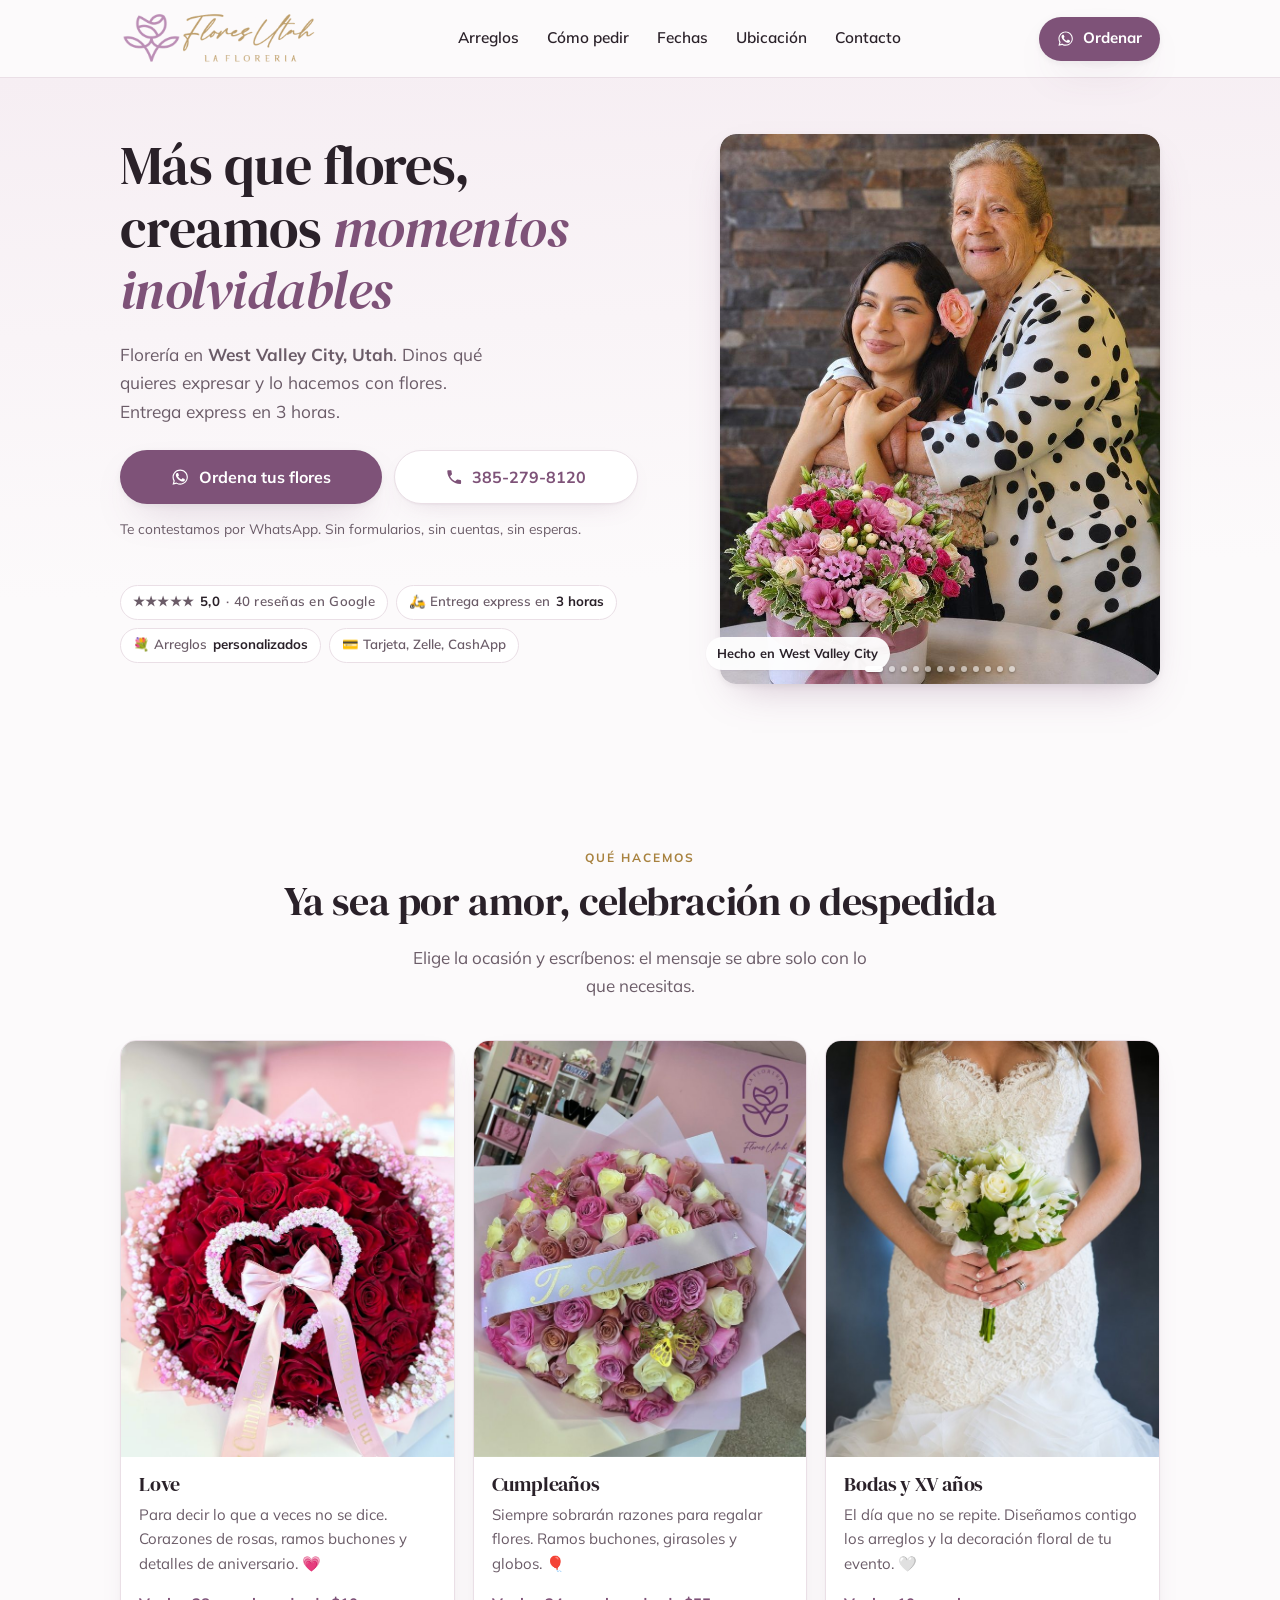
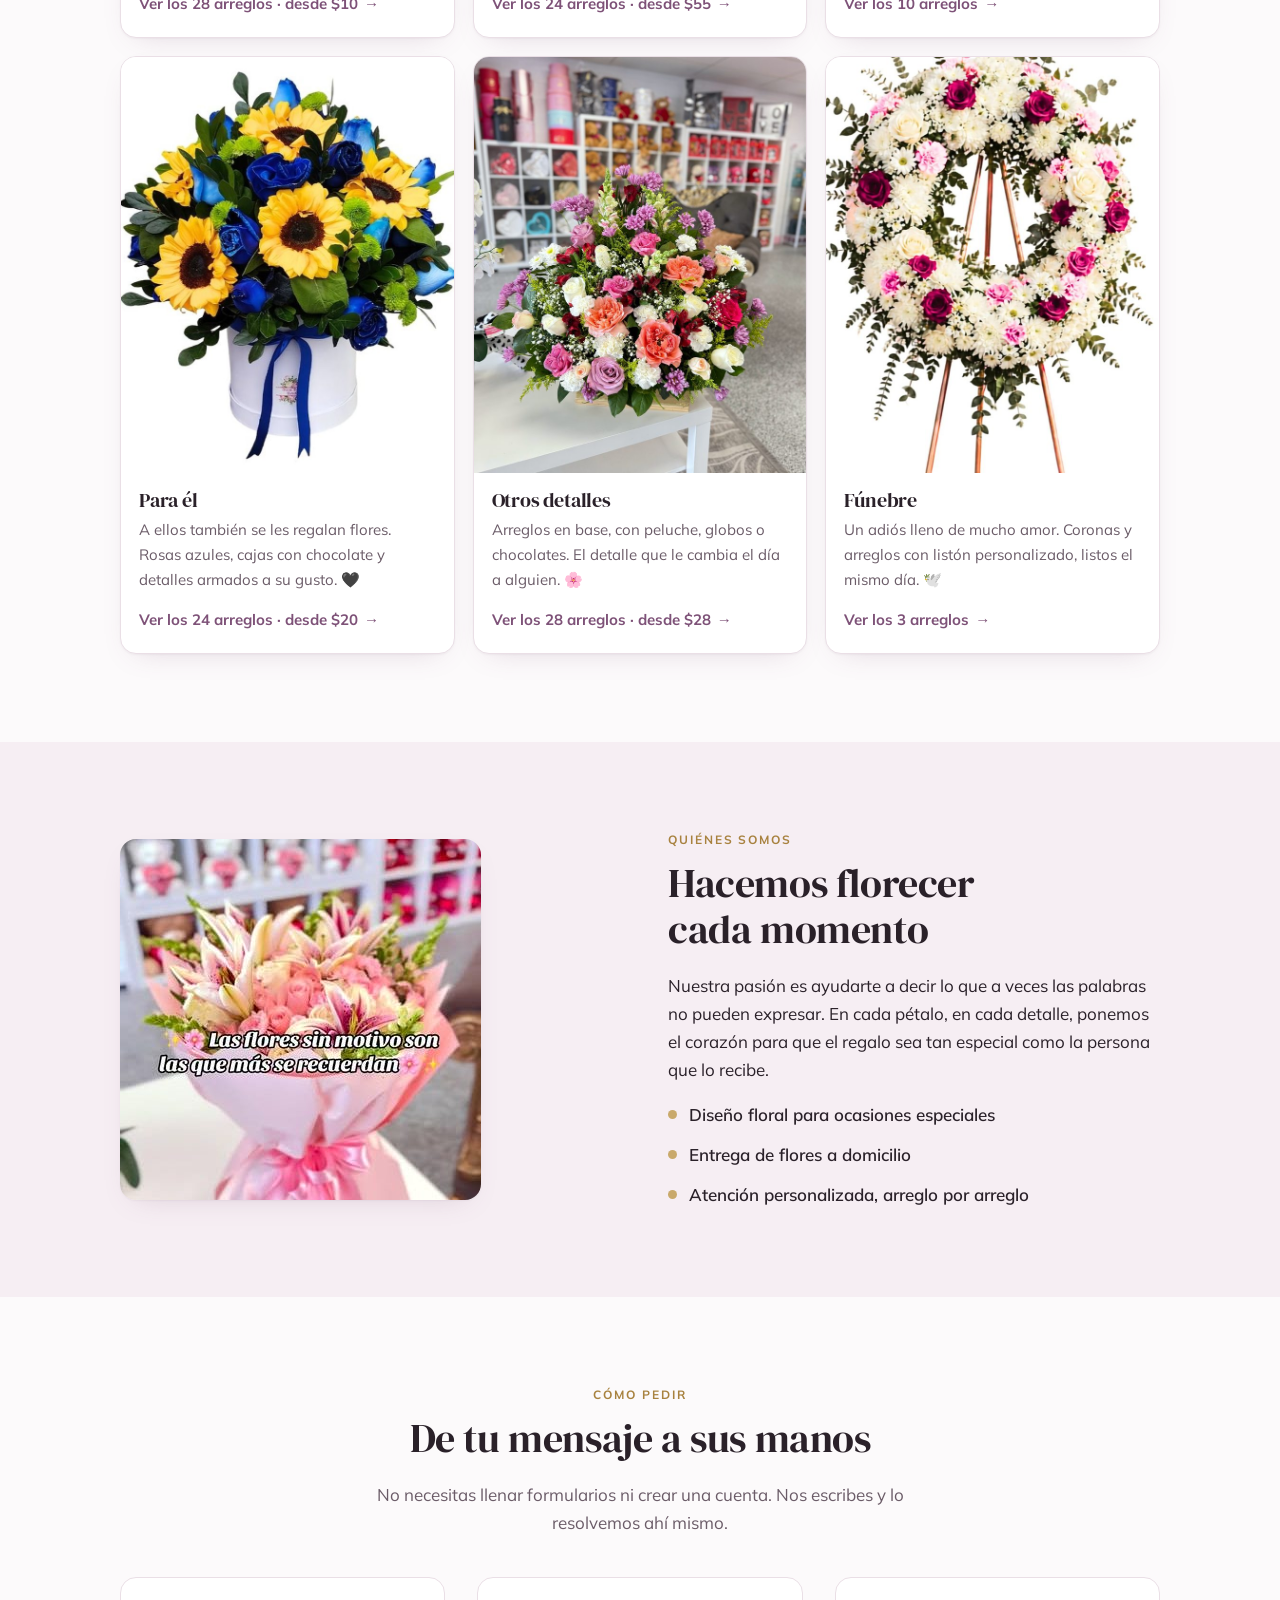
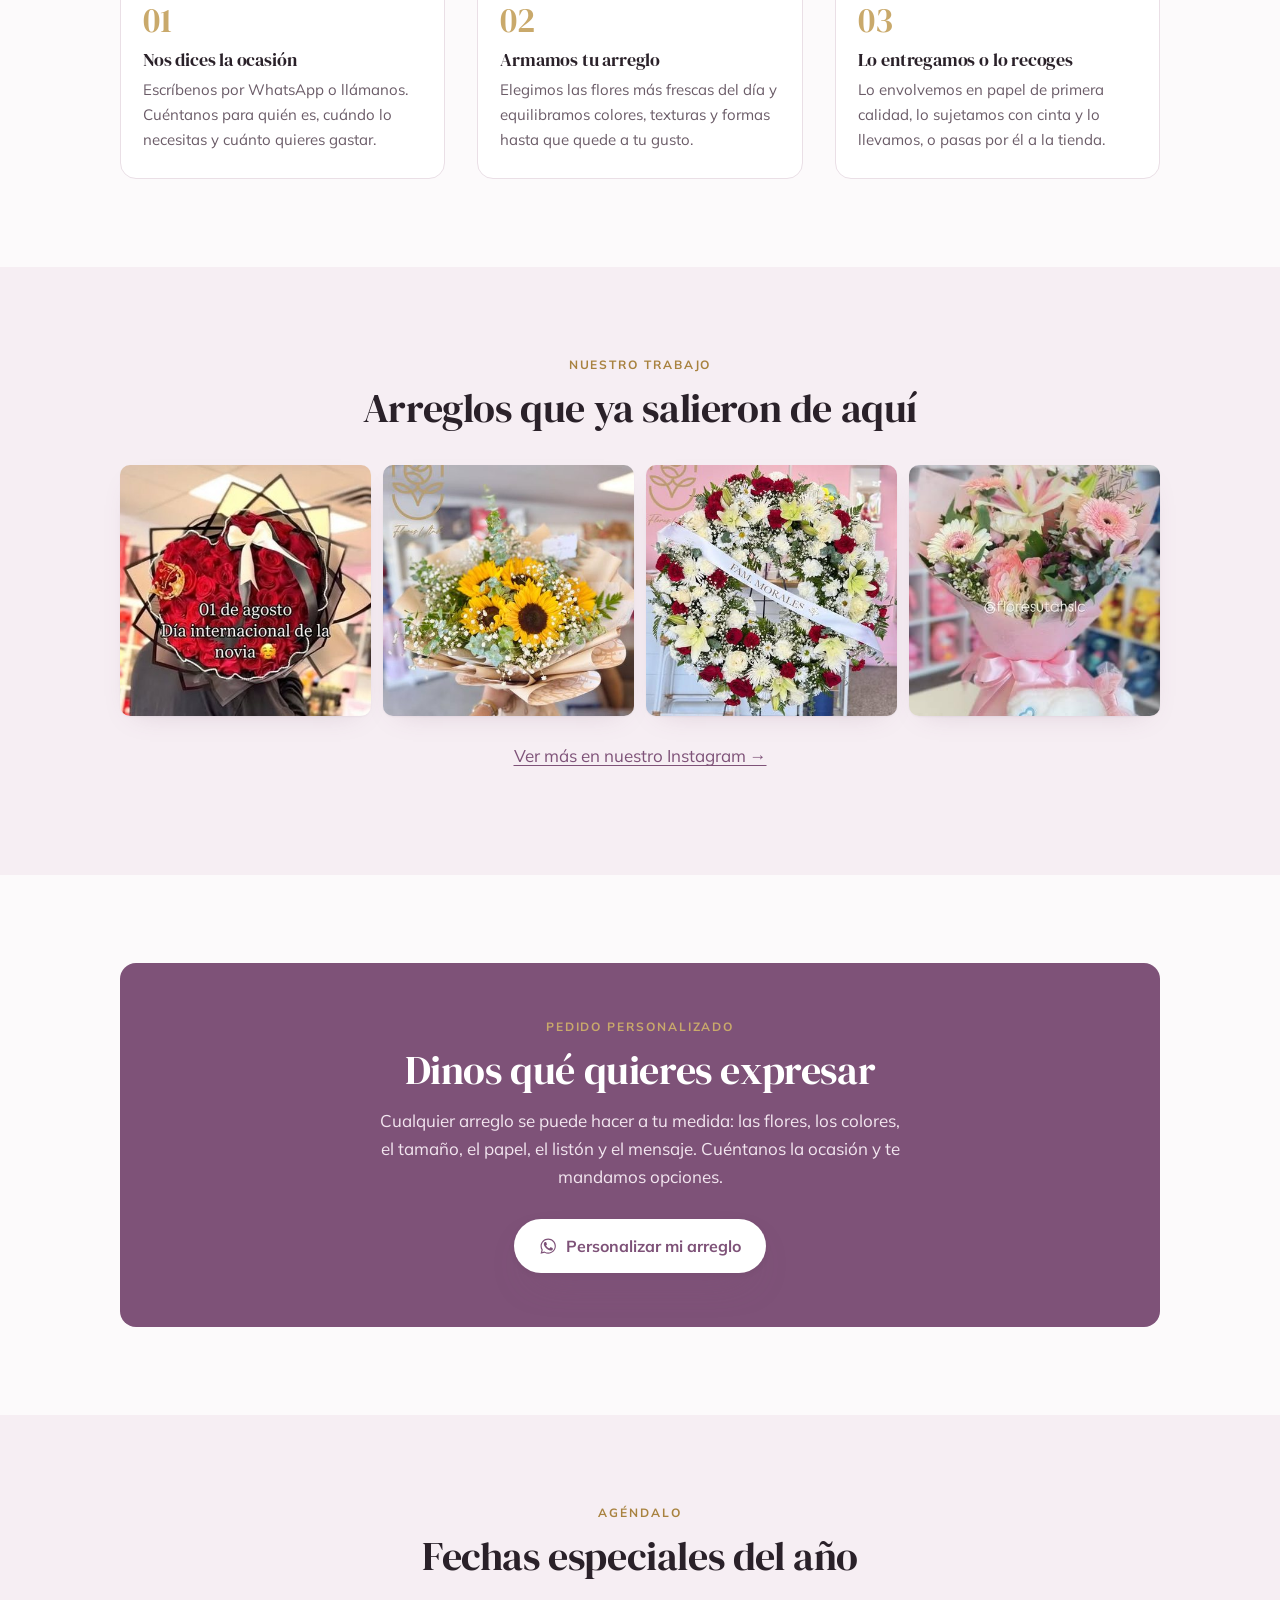
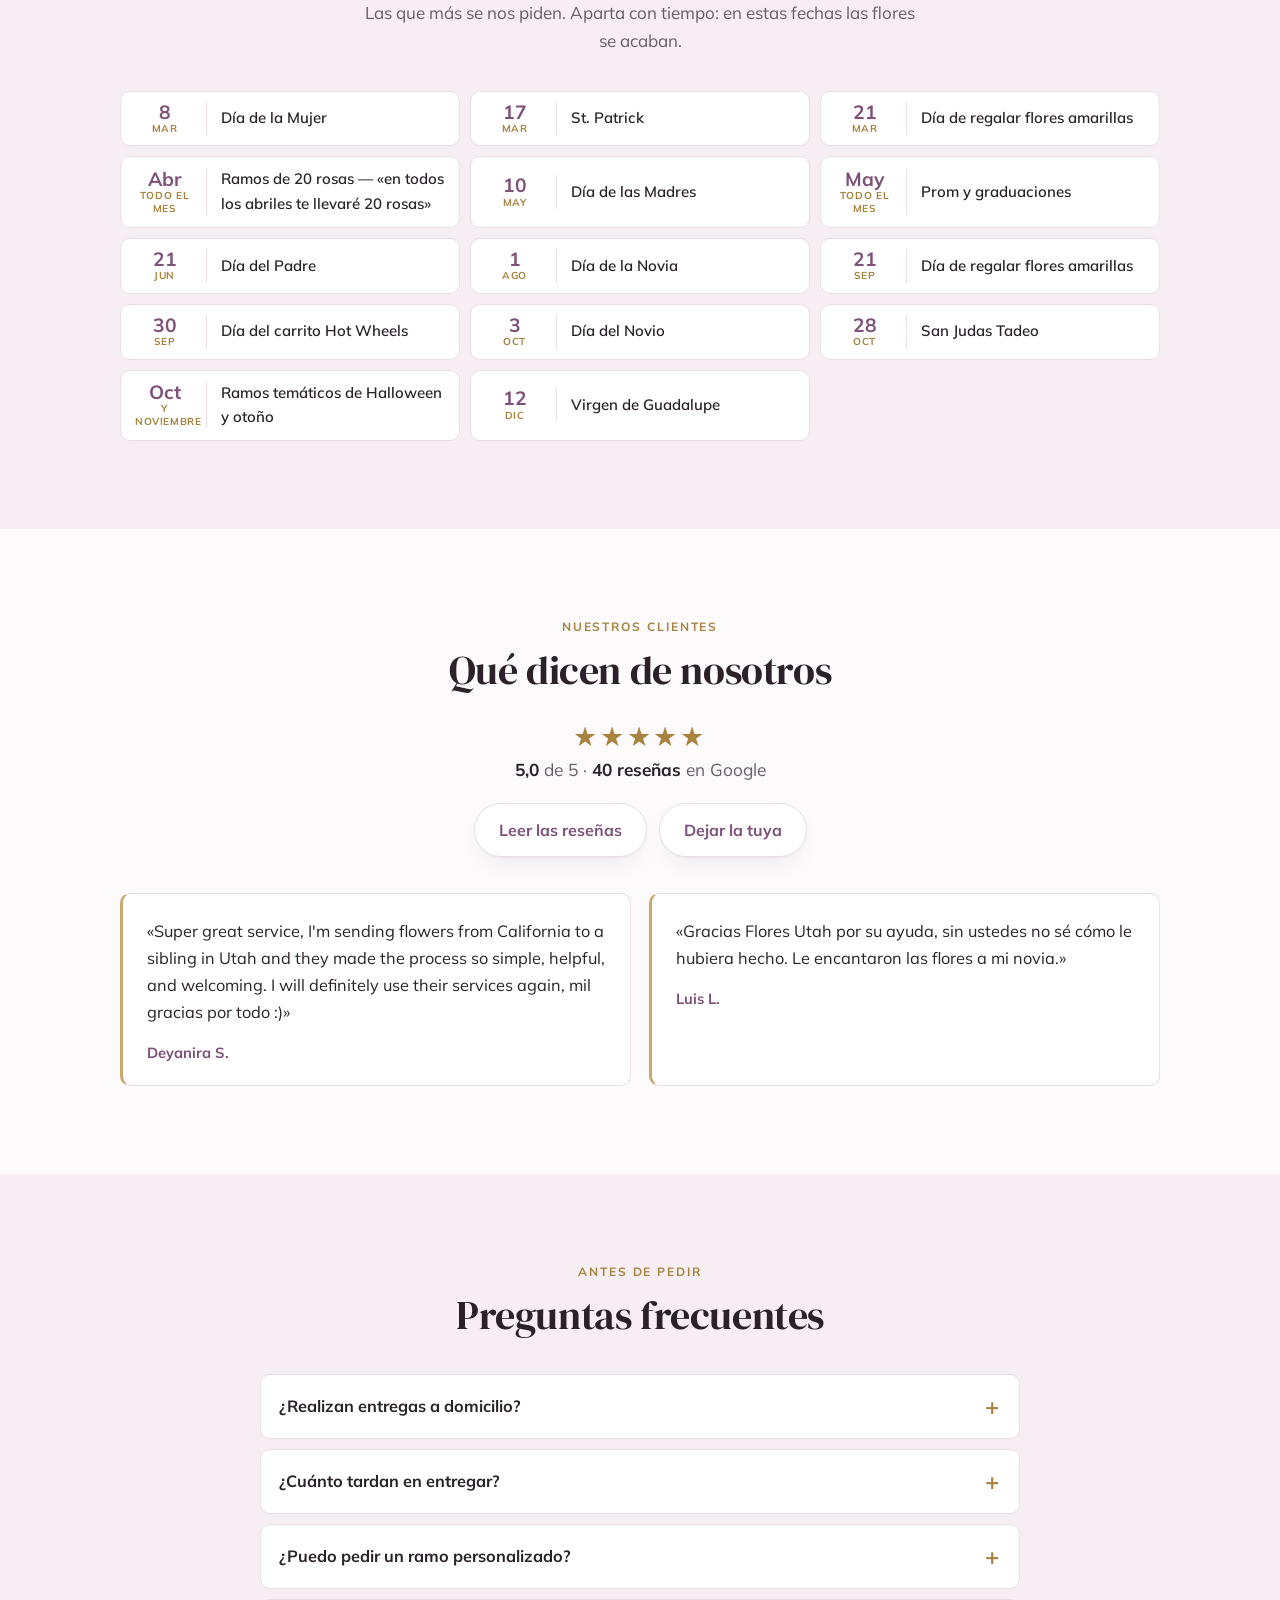
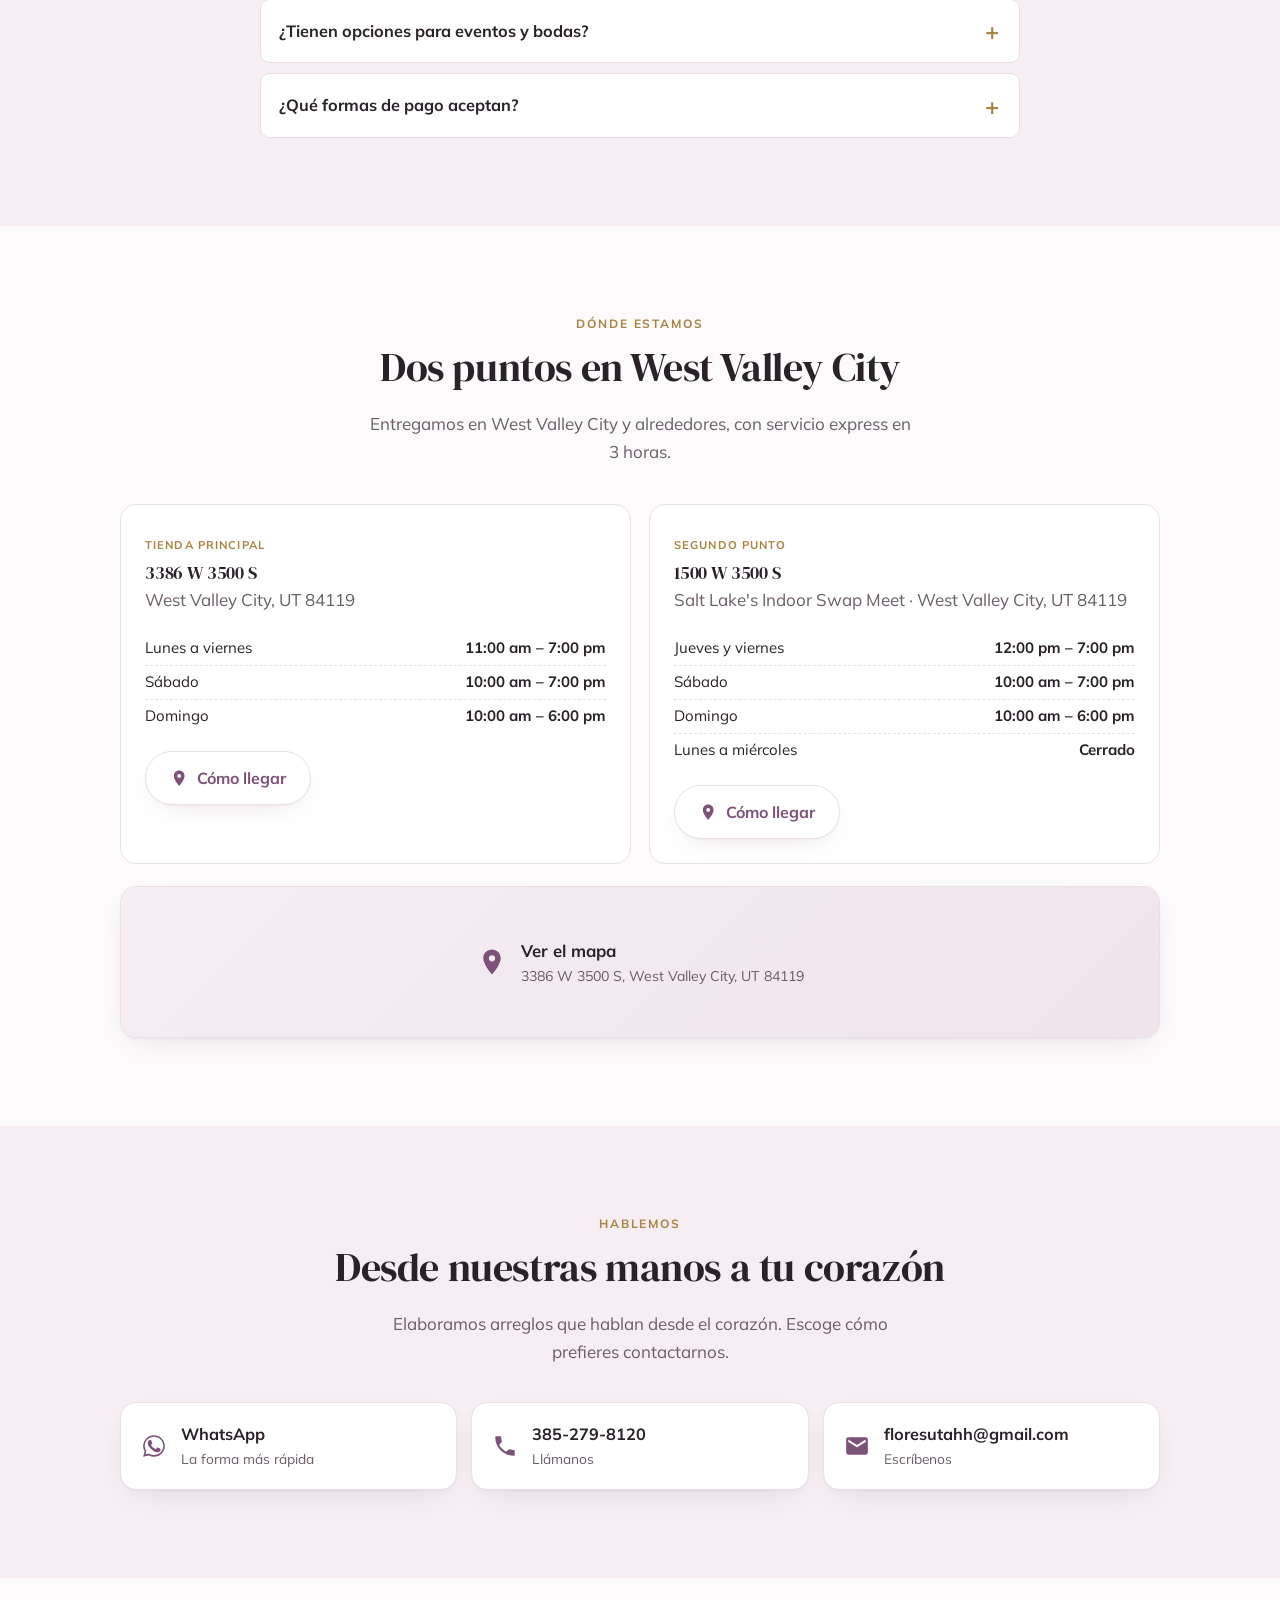
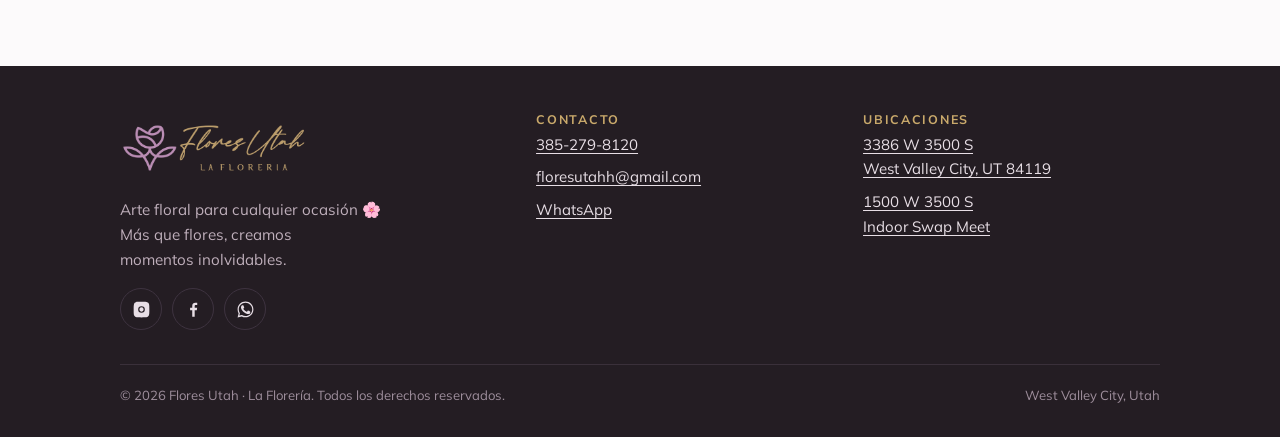
<file: index.html>
<!doctype html>
<html lang="es">
<head>
<meta charset="utf-8">
<meta name="viewport" content="width=device-width, initial-scale=1">

<title>Flores Utah — Florería en West Valley City, Utah</title>
<meta name="description" content="Arreglos florales, ramos buchones, coronas fúnebres y detalles en West Valley City, Utah. Entrega express en 3 horas. Pide por WhatsApp al 385-279-8120.">
<link rel="canonical" href="https://www.floresutah.com/">

<meta name="theme-color" content="#7E5278">
<link rel="icon" href="favicon-32.png" sizes="32x32" type="image/png">
<link rel="apple-touch-icon" href="apple-touch-icon.png">
<link rel="manifest" href="site.webmanifest">

<meta property="og:type" content="website">
<meta property="og:site_name" content="Flores Utah">
<meta property="og:locale" content="es_MX">
<meta property="og:url" content="https://www.floresutah.com/">
<meta property="og:title" content="Flores Utah — Florería en West Valley City, Utah">
<meta property="og:description" content="Más que flores, creamos momentos inolvidables. Arreglos florales con entrega express en 3 horas en West Valley City y alrededores.">
<meta property="og:image" content="https://www.floresutah.com/img/og-flores-utah.jpg">
<meta property="og:image:width" content="1200">
<meta property="og:image:height" content="630">
<meta property="og:image:alt" content="Ramo de flores de Flores Utah junto al logo de la florería.">
<meta name="twitter:card" content="summary_large_image">

<link rel="preconnect" href="https://fonts.googleapis.com">
<link rel="preconnect" href="https://fonts.gstatic.com" crossorigin>
<link rel="preload" as="image" href="img/pase/pase-01.jpg" fetchpriority="high">
<link rel="stylesheet" href="https://fonts.googleapis.com/css2?family=DM+Serif+Display:ital@0;1&family=Mulish:wght@400;600;700&display=swap">
<link rel="stylesheet" href="css/estilo.css">

<script type="application/ld+json">
{
  "@context": "https://schema.org",
  "@graph": [
    {
      "@type": "Florist",
      "@id": "https://www.floresutah.com/#negocio",
      "name": "Flores Utah",
      "alternateName": "Flores Utah / La Florería",
      "url": "https://www.floresutah.com/",
      "logo": "https://www.floresutah.com/img/logo.png",
      "image": "https://www.floresutah.com/img/og-flores-utah.jpg",
      "description": "Florería en West Valley City, Utah. Arreglos florales para toda ocasión, ramos buchones, coronas fúnebres, globos y detalles personalizados, con entrega express en 3 horas.",
      "telephone": "+1-385-279-8120",
      "email": "floresutahh@gmail.com",
      "priceRange": "$$",
      "currenciesAccepted": "USD",
      "paymentAccepted": "Tarjeta de crédito, Tarjeta de débito, Zelle, CashApp, Efectivo en tienda",
      "address": {
        "@type": "PostalAddress",
        "streetAddress": "3386 W 3500 S",
        "addressLocality": "West Valley City",
        "addressRegion": "UT",
        "postalCode": "84119",
        "addressCountry": "US"
      },
      "geo": {
        "@type": "GeoCoordinates",
        "latitude": 40.69707,
        "longitude": -111.9716062
      },
      "hasMap": "https://maps.google.com/?cid=732213550510559398",
      "openingHoursSpecification": [
        { "@type": "OpeningHoursSpecification", "dayOfWeek": ["Monday","Tuesday","Wednesday","Thursday","Friday"], "opens": "11:00", "closes": "19:00" },
        { "@type": "OpeningHoursSpecification", "dayOfWeek": "Saturday", "opens": "10:00", "closes": "19:00" },
        { "@type": "OpeningHoursSpecification", "dayOfWeek": "Sunday", "opens": "10:00", "closes": "18:00" }
      ],
      "areaServed": { "@type": "City", "name": "West Valley City", "containedInPlace": { "@type": "State", "name": "Utah" } },
      "sameAs": [
        "https://www.instagram.com/floresutahslc",
        "https://www.facebook.com/floresutah",
        "https://maps.google.com/?cid=732213550510559398"
      ],
      "hasOfferCatalog": {
        "@type": "OfferCatalog",
        "name": "Arreglos florales de Flores Utah",
        "itemListElement": [
          { "@type": "Offer", "itemOffered": { "@type": "Service", "name": "Arreglos florales de amor y aniversario" } },
          { "@type": "Offer", "itemOffered": { "@type": "Service", "name": "Flores para bodas y XV años" } },
          { "@type": "Offer", "itemOffered": { "@type": "Service", "name": "Arreglos y ramos buchones de cumpleaños" } },
          { "@type": "Offer", "itemOffered": { "@type": "Service", "name": "Arreglos florales para él" } },
          { "@type": "Offer", "itemOffered": { "@type": "Service", "name": "Flores con globos, peluches y chocolates" } },
          { "@type": "Offer", "itemOffered": { "@type": "Service", "name": "Coronas y arreglos fúnebres" } }
        ]
      }
    },
    {
      "@type": "WebSite",
      "@id": "https://www.floresutah.com/#sitio",
      "url": "https://www.floresutah.com/",
      "name": "Flores Utah",
      "inLanguage": "es-MX",
      "publisher": { "@id": "https://www.floresutah.com/#negocio" }
    },
    {
      "@type": "FAQPage",
      "@id": "https://www.floresutah.com/#preguntas",
      "mainEntity": [
        { "@type": "Question", "name": "¿Realizan entregas a domicilio?", "acceptedAnswer": { "@type": "Answer", "text": "Sí, ofrecemos servicio de entrega a domicilio en Utah. Puedes seleccionar la fecha y hora de entrega al hacer tu pedido." } },
        { "@type": "Question", "name": "¿Cuánto tiempo tardan en entregar los pedidos?", "acceptedAnswer": { "@type": "Answer", "text": "Depende de la ubicación y la disponibilidad de flores. Generalmente las entregas se realizan el mismo día si el pedido se hace con al menos 6 horas de anticipación, o en un plazo de 24 horas." } },
        { "@type": "Question", "name": "¿Puedo solicitar un ramo personalizado?", "acceptedAnswer": { "@type": "Answer", "text": "Por supuesto. Creamos arreglos personalizados según tus preferencias de flores, colores y estilo. Escríbenos al 385-279-8120 o a floresutahh@gmail.com para diseñar tu ramo ideal." } },
        { "@type": "Question", "name": "¿Tienen opciones para eventos y bodas?", "acceptedAnswer": { "@type": "Answer", "text": "Sí, ofrecemos arreglos florales para bodas, eventos corporativos y celebraciones especiales. Agenda una consulta con nuestro equipo para diseñar la decoración floral de tu evento." } },
        { "@type": "Question", "name": "¿Qué métodos de pago aceptan?", "acceptedAnswer": { "@type": "Answer", "text": "Aceptamos tarjetas de crédito y débito, Zelle, CashApp, y efectivo para órdenes que se entregan en tienda." } }
      ]
    }
  ]
}
</script>
</head>
<body>

<!-- Iconos reutilizables -->
<svg width="0" height="0" style="position:absolute" aria-hidden="true" focusable="false">
  <symbol id="i-wa" viewBox="0 0 24 24"><path d="M17.5 14.4c-.3-.2-1.7-.9-2-1-.3-.1-.5-.2-.7.1-.2.3-.7 1-.9 1.2-.2.2-.3.2-.6.1-.3-.2-1.2-.5-2.3-1.4-.9-.8-1.4-1.7-1.6-2-.2-.3 0-.5.1-.6l.5-.6c.1-.2.2-.3.3-.5 0-.2 0-.4 0-.5 0-.2-.7-1.6-.9-2.2-.2-.6-.5-.5-.7-.5h-.6c-.2 0-.5.1-.8.4-.3.3-1 1-1 2.5s1.1 2.9 1.2 3.1c.1.2 2.1 3.2 5 4.5.7.3 1.3.5 1.7.6.7.2 1.3.2 1.8.1.6-.1 1.7-.7 1.9-1.4.2-.7.2-1.3.2-1.4-.1-.1-.3-.2-.6-.4zM12 2C6.5 2 2 6.5 2 12c0 1.8.5 3.4 1.3 4.9L2 22l5.3-1.3c1.4.8 3 1.2 4.7 1.2 5.5 0 10-4.5 10-10S17.5 2 12 2zm0 18.3c-1.6 0-3.1-.4-4.4-1.2l-.3-.2-3.1.8.8-3-.2-.3c-.9-1.4-1.3-2.9-1.3-4.5C3.5 7.3 7.3 3.5 12 3.5S20.5 7.3 20.5 12 16.7 20.3 12 20.3z"/></symbol>
  <symbol id="i-tel" viewBox="0 0 24 24"><path d="M6.6 10.8c1.4 2.8 3.8 5.1 6.6 6.6l2.2-2.2c.3-.3.7-.4 1-.2 1.1.4 2.4.6 3.6.6.6 0 1 .4 1 1V20c0 .6-.4 1-1 1C10.6 21 3 13.4 3 4c0-.6.4-1 1-1h3.5c.6 0 1 .4 1 1 0 1.3.2 2.5.6 3.6.1.4 0 .8-.2 1l-2.3 2.2z"/></symbol>
  <symbol id="i-pin" viewBox="0 0 24 24"><path d="M12 2C8.1 2 5 5.1 5 9c0 5.2 7 13 7 13s7-7.8 7-13c0-3.9-3.1-7-7-7zm0 9.5A2.5 2.5 0 1 1 12 6.5a2.5 2.5 0 0 1 0 5z"/></symbol>
  <symbol id="i-mail" viewBox="0 0 24 24"><path d="M20 4H4a2 2 0 0 0-2 2v12a2 2 0 0 0 2 2h16a2 2 0 0 0 2-2V6a2 2 0 0 0-2-2zm0 4.2-8 5-8-5V6l8 5 8-5v2.2z"/></symbol>
  <symbol id="i-ig" viewBox="0 0 24 24"><path d="M12 2.2c3.2 0 3.6 0 4.9.1 1.2.1 1.8.3 2.2.4.6.2 1 .5 1.4.9.4.4.7.8.9 1.4.2.4.4 1 .4 2.2.1 1.3.1 1.7.1 4.9s0 3.6-.1 4.9c-.1 1.2-.3 1.8-.4 2.2-.2.6-.5 1-.9 1.4-.4.4-.8.7-1.4.9-.4.2-1 .4-2.2.4-1.3.1-1.7.1-4.9.1s-3.6 0-4.9-.1c-1.2-.1-1.8-.3-2.2-.4-.6-.2-1-.5-1.4-.9-.4-.4-.7-.8-.9-1.4-.2-.4-.4-1-.4-2.2-.1-1.3-.1-1.7-.1-4.9s0-3.6.1-4.9c.1-1.2.3-1.8.4-2.2.2-.6.5-1 .9-1.4.4-.4.8-.7 1.4-.9.4-.2 1-.4 2.2-.4 1.3-.1 1.7-.1 4.9-.1zM12 7.8a4.2 4.2 0 1 0 0 8.4 4.2 4.2 0 0 0 0-8.4zm0 6.9a2.7 2.7 0 1 1 0-5.4 2.7 2.7 0 0 1 0 5.4zm5.4-7.1a1 1 0 1 1-2 0 1 1 0 0 1 2 0z"/></symbol>
  <symbol id="i-fb" viewBox="0 0 24 24"><path d="M13.5 21v-8h2.7l.4-3.1h-3.1V7.9c0-.9.3-1.5 1.6-1.5h1.6V3.6c-.3 0-1.3-.1-2.4-.1-2.3 0-3.9 1.4-3.9 4.1v2.3H7.7V13h2.7v8h3.1z"/></symbol>
</svg>

<a class="solo-lectores" href="#contenido">Saltar al contenido</a>

<header class="cabecera">
  <div class="env cabecera__fila">
    <a class="marca" href="/" aria-label="Flores Utah — inicio">
      <img src="img/logo.png" width="172" height="66" alt="Flores Utah, La Florería" fetchpriority="high">
    </a>
    <nav class="nav" aria-label="Principal">
      <a href="#arreglos">Arreglos</a>
      <a href="#como-pedir">Cómo pedir</a>
      <a href="#fechas">Fechas</a>
      <a href="#ubicacion">Ubicación</a>
      <a href="#contacto">Contacto</a>
    </nav>
    <a class="btn btn--principal" href="https://wa.me/13852798120?text=Hola%20Flores%20Utah%20%F0%9F%8C%B8%20Quiero%20ordenar%20un%20arreglo." rel="noopener">
      <svg class="ico" aria-hidden="true"><use href="#i-wa"></use></svg>Ordenar
    </a>
  </div>
</header>

<main id="contenido">

  <!-- ============ HERO ============ -->
  <section class="hero">
    <div class="env hero__caja">
      <div class="hero__texto">
        <h1>Más que flores, creamos <em>momentos inolvidables</em></h1>
        <p class="hero__bajada">
          Florería en <strong>West Valley City, Utah</strong>. Dinos qué quieres expresar
          y lo hacemos con flores. Entrega express en 3 horas.
        </p>
        <div class="hero__acciones">
          <a class="btn btn--principal" href="https://wa.me/13852798120?text=Hola%20Flores%20Utah%20%F0%9F%8C%B8%20Quiero%20ordenar%20un%20arreglo." rel="noopener">
            <svg class="ico" aria-hidden="true"><use href="#i-wa"></use></svg>Ordena tus flores
          </a>
          <a class="btn btn--fantasma" href="tel:+13852798120">
            <svg class="ico" aria-hidden="true"><use href="#i-tel"></use></svg>385-279-8120
          </a>
        </div>
        <p class="hero__nota">Te contestamos por WhatsApp. Sin formularios, sin cuentas, sin esperas.</p>
      </div>
      <figure class="hero__foto">
        <div class="pase" data-pase>
          <img class="pase__foto es-visible" src="img/pase/pase-01.jpg" width="800" height="1000"
               alt="Una abuela abraza a su nieta junto al arreglo floral que acaba de recibir, de Flores Utah." fetchpriority="high" decoding="async">
          <img class="pase__foto" data-src="img/pase/pase-02.jpg" width="800" height="1000"
               alt="" aria-hidden="true" decoding="async">
          <img class="pase__foto" data-src="img/pase/pase-03.jpg" width="800" height="1000"
               alt="" aria-hidden="true" decoding="async">
          <img class="pase__foto" data-src="img/pase/pase-04.jpg" width="800" height="1000"
               alt="" aria-hidden="true" decoding="async">
          <img class="pase__foto" data-src="img/pase/pase-05.jpg" width="800" height="1000"
               alt="" aria-hidden="true" decoding="async">
          <img class="pase__foto" data-src="img/pase/pase-06.jpg" width="800" height="1000"
               alt="" aria-hidden="true" decoding="async">
          <img class="pase__foto" data-src="img/pase/pase-07.jpg" width="800" height="1000"
               alt="" aria-hidden="true" decoding="async">
          <img class="pase__foto" data-src="img/pase/pase-08.jpg" width="800" height="1000"
               alt="" aria-hidden="true" decoding="async">
          <img class="pase__foto" data-src="img/pase/pase-09.jpg" width="800" height="1000"
               alt="" aria-hidden="true" decoding="async">
          <img class="pase__foto" data-src="img/pase/pase-10.jpg" width="800" height="1000"
               alt="" aria-hidden="true" decoding="async">
          <img class="pase__foto" data-src="img/pase/pase-11.jpg" width="800" height="1000"
               alt="" aria-hidden="true" decoding="async">
          <img class="pase__foto" data-src="img/pase/pase-12.jpg" width="800" height="1000"
               alt="" aria-hidden="true" decoding="async">
        </div>
        <figcaption>Hecho en West Valley City</figcaption>
      </figure>
      <ul class="fichas">
        <li class="fichas--google">★★★★★ <b>5,0</b> · 40 reseñas en Google</li>
        <li>🛵 Entrega express en <b>3 horas</b></li>
        <li>💐 Arreglos <b>personalizados</b></li>
        <li>💳 Tarjeta, Zelle, CashApp</li>
      </ul>
    </div>
  </section>

  <!-- ============ CATEGORÍAS ============ -->
  <section class="seccion" id="arreglos">
    <div class="env">
      <div class="centrado">
        <span class="antetitulo">Qué hacemos</span>
        <h2>Ya sea por amor, celebración o despedida</h2>
        <p class="plomo" style="max-width:56ch;margin-inline:auto">
          Elige la ocasión y escríbenos: el mensaje se abre solo con lo que necesitas.
        </p>
      </div>

      <div class="rejilla rejilla--3" style="margin-top:40px">

        <article class="cat">
          <img src="img/cat/ram-002.jpg" width="700" height="875" loading="lazy" decoding="async"
               alt="Corazón de rosas rojas con gypso rosa y listón, arreglo de amor de Flores Utah.">
          <div class="cat__cuerpo">
            <h3>Love</h3>
            <p>Para decir lo que a veces no se dice. Corazones de rosas, ramos buchones y detalles de aniversario. 💗</p>
            <a class="cat__pedir" href="flores-de-amor/">Ver los 28 arreglos · desde $10</a>
          </div>
        </article>

        <article class="cat">
          <img src="img/cat/bd-019.jpg" width="700" height="875" loading="lazy" decoding="async"
               alt="Ramo de cumpleaños con rosas en tonos rosa y crema, de Flores Utah.">
          <div class="cat__cuerpo">
            <h3>Cumpleaños</h3>
            <p>Siempre sobrarán razones para regalar flores. Ramos buchones, girasoles y globos. 🎈</p>
            <a class="cat__pedir" href="flores-de-cumpleanos/">Ver los 24 arreglos · desde $55</a>
          </div>
        </article>

        <article class="cat">
          <img src="img/cat/boda-01.jpg" width="700" height="875" loading="lazy" decoding="async"
               alt="Novia con su ramo de rosas blancas y tulipanes, hecho por Flores Utah.">
          <div class="cat__cuerpo">
            <h3>Bodas y XV años</h3>
            <p>El día que no se repite. Diseñamos contigo los arreglos y la decoración floral de tu evento. 🤍</p>
            <a class="cat__pedir" href="flores-para-bodas-y-xv/">Ver los 10 arreglos</a>
          </div>
        </article>

        <article class="cat">
          <img src="img/cat/el-003.jpg" width="700" height="875" loading="lazy" decoding="async"
               alt="Arreglo para él con girasoles y rosas azules en base blanca, de Flores Utah.">
          <div class="cat__cuerpo">
            <h3>Para él</h3>
            <p>A ellos también se les regalan flores. Rosas azules, cajas con chocolate y detalles armados a su gusto. 🖤</p>
            <a class="cat__pedir" href="flores-para-el/">Ver los 24 arreglos · desde $20</a>
          </div>
        </article>

        <article class="cat">
          <img src="img/cat/flo-017.jpg" width="700" height="875" loading="lazy" decoding="async"
               alt="Arreglo floral grande en base con rosas, claveles y margaritas, de Flores Utah.">
          <div class="cat__cuerpo">
            <h3>Otros detalles</h3>
            <p>Arreglos en base, con peluche, globos o chocolates. El detalle que le cambia el día a alguien. 🌸</p>
            <a class="cat__pedir" href="arreglos-en-base/">Ver los 28 arreglos · desde $28</a>
          </div>
        </article>

        <article class="cat">
          <img src="img/cat/funebre-01.jpg" width="900" height="1125" loading="lazy" decoding="async"
               alt="Corona fúnebre de flores blancas y moradas en tripié, de Flores Utah.">
          <div class="cat__cuerpo">
            <h3>Fúnebre</h3>
            <p>Un adiós lleno de mucho amor. Coronas y arreglos con listón personalizado, listos el mismo día. 🕊️</p>
            <a class="cat__pedir" href="coronas-funebres/">Ver los 3 arreglos</a>
          </div>
        </article>

      </div>
    </div>
  </section>

  <!-- ============ NOSOTROS ============ -->
  <section class="seccion seccion--tibia" id="nosotros">
    <div class="env nosotros">
      <div>
        <span class="antetitulo">Quiénes somos</span>
        <h2>Hacemos florecer cada momento</h2>
        <p>
          Nuestra pasión es ayudarte a decir lo que a veces las palabras no pueden expresar.
          En cada pétalo, en cada detalle, ponemos el corazón para que el regalo sea tan
          especial como la persona que lo recibe.
        </p>
        <ul>
          <li>Diseño floral para ocasiones especiales</li>
          <li>Entrega de flores a domicilio</li>
          <li>Atención personalizada, arreglo por arreglo</li>
        </ul>
      </div>
      <figure>
        <img src="img/gal-4.jpg" width="361" height="361" loading="lazy" decoding="async"
             alt="Ramo rosa y lila armado en la tienda de Flores Utah.">
      </figure>
    </div>
  </section>

  <!-- ============ CÓMO PEDIR ============ -->
  <section class="seccion" id="como-pedir">
    <div class="env">
      <div class="centrado">
        <span class="antetitulo">Cómo pedir</span>
        <h2>De tu mensaje a sus manos</h2>
        <p class="plomo" style="max-width:56ch;margin-inline:auto">
          No necesitas llenar formularios ni crear una cuenta. Nos escribes y lo resolvemos ahí mismo.
        </p>
      </div>

      <div class="pasos" style="margin-top:40px">
        <div class="paso">
          <h3>Nos dices la ocasión</h3>
          <p>Escríbenos por WhatsApp o llámanos. Cuéntanos para quién es, cuándo lo necesitas y cuánto quieres gastar.</p>
        </div>
        <div class="paso">
          <h3>Armamos tu arreglo</h3>
          <p>Elegimos las flores más frescas del día y equilibramos colores, texturas y formas hasta que quede a tu gusto.</p>
        </div>
        <div class="paso">
          <h3>Lo entregamos o lo recoges</h3>
          <p>Lo envolvemos en papel de primera calidad, lo sujetamos con cinta y lo llevamos, o pasas por él a la tienda.</p>
        </div>
      </div>
    </div>
  </section>

  <!-- ============ GALERÍA ============ -->
  <section class="seccion seccion--tibia" id="galeria">
    <div class="env">
      <div class="centrado">
        <span class="antetitulo">Nuestro trabajo</span>
        <h2>Arreglos que ya salieron de aquí</h2>
      </div>
      <div class="galeria" style="margin-top:34px">
        <img src="img/gal-1.jpg" width="360" height="360" loading="lazy" decoding="async" alt="Ramo de rosas rosas y blancas con gypsophila en papel rosa.">
        <img src="img/gal-2.jpg" width="420" height="420" loading="lazy" decoding="async" alt="Ramo de girasoles con gypsophila y eucalipto en papel crema.">
        <img src="img/gal-3.jpg" width="420" height="420" loading="lazy" decoding="async" alt="Corona fúnebre redonda de flores blancas y rojas con listón personalizado.">
        <img src="img/cat-detalles.jpg" width="360" height="450" loading="lazy" decoding="async" alt="Ramo rosa con peluche y globo, detalle de cumpleaños.">
      </div>
      <p class="centrado" style="margin-top:26px">
        <a href="https://www.instagram.com/floresutahslc" rel="noopener">Ver más en nuestro Instagram →</a>
      </p>
    </div>
  </section>

  <!-- ============ PEDIDO PERSONALIZADO ============ -->
  <section class="seccion" id="personalizado">
    <div class="env">
      <div class="llamada">
        <span class="antetitulo">Pedido personalizado</span>
        <h2>Dinos qué quieres expresar</h2>
        <p>
          Cualquier arreglo se puede hacer a tu medida: las flores, los colores, el tamaño,
          el papel, el listón y el mensaje. Cuéntanos la ocasión y te mandamos opciones.
        </p>
        <a class="btn btn--principal" href="https://wa.me/13852798120?text=Hola%20Flores%20Utah%20%F0%9F%8C%B8%20Quiero%20un%20arreglo%20personalizado.%20Les%20cuento%20la%20ocasi%C3%B3n%3A" rel="noopener">
          <svg class="ico" aria-hidden="true"><use href="#i-wa"></use></svg>Personalizar mi arreglo
        </a>
      </div>
    </div>
  </section>

  <!-- ============ FECHAS ESPECIALES ============ -->
  <section class="seccion seccion--tibia" id="fechas">
    <div class="env">
      <div class="centrado">
        <span class="antetitulo">Agéndalo</span>
        <h2>Fechas especiales del año</h2>
        <p class="plomo" style="max-width:56ch;margin-inline:auto">
          Las que más se nos piden. Aparta con tiempo: en estas fechas las flores se acaban.
        </p>
      </div>

      <ul class="fechas" style="margin-top:36px">
        <li><time datetime="--03-08"><b>8</b><span>Mar</span></time><span class="que">Día de la Mujer</span></li>
        <li><time datetime="--03-17"><b>17</b><span>Mar</span></time><span class="que">St. Patrick</span></li>
        <li><time datetime="--03-21"><b>21</b><span>Mar</span></time><span class="que">Día de regalar flores amarillas</span></li>
        <li><time datetime="--04"><b>Abr</b><span>Todo el mes</span></time><span class="que">Ramos de 20 rosas — «en todos los abriles te llevaré 20 rosas»</span></li>
        <li><time datetime="--05-10"><b>10</b><span>May</span></time><span class="que">Día de las Madres</span></li>
        <li><time datetime="--05"><b>May</b><span>Todo el mes</span></time><span class="que">Prom y graduaciones</span></li>
        <li><time datetime="--06-21"><b>21</b><span>Jun</span></time><span class="que">Día del Padre</span></li>
        <li><time datetime="--08-01"><b>1</b><span>Ago</span></time><span class="que">Día de la Novia</span></li>
        <li><time datetime="--09-21"><b>21</b><span>Sep</span></time><span class="que">Día de regalar flores amarillas</span></li>
        <li><time datetime="--09-30"><b>30</b><span>Sep</span></time><span class="que">Día del carrito Hot Wheels</span></li>
        <li><time datetime="--10-03"><b>3</b><span>Oct</span></time><span class="que">Día del Novio</span></li>
        <li><time datetime="--10-28"><b>28</b><span>Oct</span></time><span class="que">San Judas Tadeo</span></li>
        <li><time datetime="--10"><b>Oct</b><span>y noviembre</span></time><span class="que">Ramos temáticos de Halloween y otoño</span></li>
        <li><time datetime="--12-12"><b>12</b><span>Dic</span></time><span class="que">Virgen de Guadalupe</span></li>
      </ul>
    </div>
  </section>

  <!-- ============ RESEÑAS ============ -->
  <section class="seccion" id="resenas">
    <div class="env">
      <div class="centrado">
        <span class="antetitulo">Nuestros clientes</span>
        <h2>Qué dicen de nosotros</h2>
      </div>

      <!-- Calificación real de Google Business Profile. Actualizar el número a mano
           cada tanto: ver README. No se marca con schema a propósito. -->
      <div class="google centrado" style="margin-top:30px">
        <p class="google__estrellas" aria-hidden="true">★★★★★</p>
        <p class="google__nota"><b>5,0</b> de 5 · <b>40 reseñas</b> en Google</p>
        <div class="google__acciones">
          <a class="btn btn--fantasma" href="https://maps.google.com/?cid=732213550510559398" rel="noopener">Leer las reseñas</a>
          <a class="btn btn--fantasma" href="https://maps.google.com/?cid=732213550510559398" rel="noopener">Dejar la tuya</a>
        </div>
      </div>
      <div class="rejilla rejilla--2-anchas" style="margin-top:36px">
        <figure class="testimonio">
          <blockquote>
            «Super great service, I'm sending flowers from California to a sibling in Utah
            and they made the process so simple, helpful, and welcoming. I will definitely
            use their services again, mil gracias por todo :)»
          </blockquote>
          <figcaption>Deyanira S.</figcaption>
        </figure>
        <figure class="testimonio">
          <blockquote>
            «Gracias Flores Utah por su ayuda, sin ustedes no sé cómo le hubiera hecho.
            Le encantaron las flores a mi novia.»
          </blockquote>
          <figcaption>Luis L.</figcaption>
        </figure>
      </div>
    </div>
  </section>

  <!-- ============ PREGUNTAS ============ -->
  <section class="seccion seccion--tibia" id="preguntas">
    <div class="env">
      <div class="centrado">
        <span class="antetitulo">Antes de pedir</span>
        <h2>Preguntas frecuentes</h2>
      </div>
      <div class="faq" style="margin-top:36px">
        <details>
          <summary>¿Realizan entregas a domicilio?</summary>
          <p>Sí, entregamos a domicilio en West Valley City y alrededores. Al hacer tu pedido nos dices la fecha y la hora en que quieres que lleguen las flores.</p>
        </details>
        <details>
          <summary>¿Cuánto tardan en entregar?</summary>
          <p>Depende de la ubicación y de las flores disponibles ese día. Normalmente entregamos <strong>el mismo día</strong> si el pedido entra con al menos 6 horas de anticipación, o dentro de las siguientes 24 horas.</p>
        </details>
        <details>
          <summary>¿Puedo pedir un ramo personalizado?</summary>
          <p>Por supuesto. Hacemos el arreglo con las flores, los colores y el estilo que quieras. Escríbenos al <a href="tel:+13852798120">385-279-8120</a> o a <a href="mailto:floresutahh@gmail.com">floresutahh@gmail.com</a> y lo diseñamos contigo.</p>
        </details>
        <details>
          <summary>¿Tienen opciones para eventos y bodas?</summary>
          <p>Sí. Hacemos arreglos florales para bodas, XV años, eventos y celebraciones. Agenda una consulta con nosotros para armar la decoración floral de tu evento.</p>
        </details>
        <details>
          <summary>¿Qué formas de pago aceptan?</summary>
          <p>Aceptamos tarjeta de crédito y débito, Zelle y CashApp. El pago en efectivo es para las órdenes que se entregan en tienda.</p>
        </details>
      </div>
    </div>
  </section>

  <!-- ============ UBICACIÓN ============ -->
  <section class="seccion" id="ubicacion">
    <div class="env">
      <div class="centrado">
        <span class="antetitulo">Dónde estamos</span>
        <h2>Dos puntos en West Valley City</h2>
        <p class="plomo" style="max-width:56ch;margin-inline:auto">
          Entregamos en West Valley City y alrededores, con servicio express en 3 horas.
        </p>
      </div>

      <div class="lugares" style="margin-top:38px">
        <div class="lugar">
          <span class="etiqueta">Tienda principal</span>
          <h3>3386 W 3500 S</h3>
          <address>West Valley City, UT 84119</address>
          <ul class="horario">
            <li><span>Lunes a viernes</span><span>11:00 am – 7:00 pm</span></li>
            <li><span>Sábado</span><span>10:00 am – 7:00 pm</span></li>
            <li><span>Domingo</span><span>10:00 am – 6:00 pm</span></li>
          </ul>
          <a class="btn btn--fantasma" href="https://www.google.com/maps/search/?api=1&amp;query=3386+W+3500+S+West+Valley+City+UT+84119" rel="noopener">
            <svg class="ico" aria-hidden="true"><use href="#i-pin"></use></svg>Cómo llegar
          </a>
        </div>

        <div class="lugar">
          <span class="etiqueta">Segundo punto</span>
          <h3>1500 W 3500 S</h3>
          <address>Salt Lake's Indoor Swap Meet · West Valley City, UT 84119</address>
          <ul class="horario">
            <li><span>Jueves y viernes</span><span>12:00 pm – 7:00 pm</span></li>
            <li><span>Sábado</span><span>10:00 am – 7:00 pm</span></li>
            <li><span>Domingo</span><span>10:00 am – 6:00 pm</span></li>
            <li><span>Lunes a miércoles</span><span>Cerrado</span></li>
          </ul>
          <a class="btn btn--fantasma" href="https://www.google.com/maps/search/?api=1&amp;query=1500+W+3500+S+West+Valley+City+UT" rel="noopener">
            <svg class="ico" aria-hidden="true"><use href="#i-pin"></use></svg>Cómo llegar
          </a>
        </div>
      </div>

      <!-- El mapa no carga nada de Google hasta que la persona lo pide. -->
      <div class="mapa" id="mapa"
           data-mapa="https://www.google.com/maps?q=3386+W+3500+S,+West+Valley+City,+UT+84119&amp;output=embed">
        <button type="button" class="mapa__abrir">
          <svg class="ico" aria-hidden="true"><use href="#i-pin"></use></svg>
          <span><b>Ver el mapa</b><small>3386 W 3500 S, West Valley City, UT 84119</small></span>
        </button>
      </div>
    </div>
  </section>

  <!-- ============ CONTACTO ============ -->
  <section class="seccion seccion--tibia" id="contacto">
    <div class="env">
      <div class="centrado">
        <span class="antetitulo">Hablemos</span>
        <h2>Desde nuestras manos a tu corazón</h2>
        <p class="plomo" style="max-width:52ch;margin-inline:auto">
          Elaboramos arreglos que hablan desde el corazón. Escoge cómo prefieres contactarnos.
        </p>
      </div>

      <div class="contacto" style="margin-top:36px">
        <a href="https://wa.me/13852798120?text=Hola%20Flores%20Utah%20%F0%9F%8C%B8%20Quiero%20ordenar%20un%20arreglo." rel="noopener">
          <svg class="ico" aria-hidden="true"><use href="#i-wa"></use></svg>
          <span><b>WhatsApp</b><small>La forma más rápida</small></span>
        </a>
        <a href="tel:+13852798120">
          <svg class="ico" aria-hidden="true"><use href="#i-tel"></use></svg>
          <span><b>385-279-8120</b><small>Llámanos</small></span>
        </a>
        <a href="mailto:floresutahh@gmail.com">
          <svg class="ico" aria-hidden="true"><use href="#i-mail"></use></svg>
          <span><b>floresutahh@gmail.com</b><small>Escríbenos</small></span>
        </a>
      </div>
    </div>
  </section>

</main>

<footer class="pie">
  <div class="env">
    <div class="pie__rejilla">
      <div>
        <img src="img/logo.png" width="190" height="73" loading="lazy" alt="Flores Utah, La Florería">
        <p class="lema">Arte floral para cualquier ocasión 🌸<br>Más que flores, creamos momentos inolvidables.</p>
        <div class="redes">
          <a href="https://www.instagram.com/floresutahslc" rel="noopener" aria-label="Instagram de Flores Utah">
            <svg class="ico" aria-hidden="true"><use href="#i-ig"></use></svg>
          </a>
          <a href="https://www.facebook.com/floresutah" rel="noopener" aria-label="Facebook de Flores Utah">
            <svg class="ico" aria-hidden="true"><use href="#i-fb"></use></svg>
          </a>
          <a href="https://wa.me/13852798120" rel="noopener" aria-label="WhatsApp de Flores Utah">
            <svg class="ico" aria-hidden="true"><use href="#i-wa"></use></svg>
          </a>
        </div>
      </div>

      <div>
        <h3>Contacto</h3>
        <ul>
          <li><a href="tel:+13852798120">385-279-8120</a></li>
          <li><a href="mailto:floresutahh@gmail.com">floresutahh@gmail.com</a></li>
          <li><a href="https://wa.me/13852798120" rel="noopener">WhatsApp</a></li>
        </ul>
      </div>

      <div>
        <h3>Ubicaciones</h3>
        <ul>
          <li><a href="https://www.google.com/maps/search/?api=1&amp;query=3386+W+3500+S+West+Valley+City+UT+84119" rel="noopener">3386 W 3500 S<br>West Valley City, UT 84119</a></li>
          <li><a href="https://www.google.com/maps/search/?api=1&amp;query=1500+W+3500+S+West+Valley+City+UT" rel="noopener">1500 W 3500 S<br>Indoor Swap Meet</a></li>
        </ul>
      </div>
    </div>

    <div class="pie__legal">
      <span>© <span id="anio">2026</span> Flores Utah · La Florería. Todos los derechos reservados.</span>
      <span>West Valley City, Utah</span>
    </div>
  </div>
</footer>

<!-- Barra de acción móvil -->
<nav class="barra" aria-label="Acciones rápidas">
  <a href="tel:+13852798120">
    <svg class="ico" aria-hidden="true"><use href="#i-tel"></use></svg>Llamar
  </a>
  <a class="destacado" href="https://wa.me/13852798120?text=Hola%20Flores%20Utah%20%F0%9F%8C%B8%20Quiero%20ordenar%20un%20arreglo." rel="noopener">
    <svg class="ico" aria-hidden="true"><use href="#i-wa"></use></svg>WhatsApp
  </a>
  <a href="https://www.google.com/maps/search/?api=1&amp;query=3386+W+3500+S+West+Valley+City+UT+84119" rel="noopener">
    <svg class="ico" aria-hidden="true"><use href="#i-pin"></use></svg>Cómo llegar
  </a>
</nav>

<script>
  document.getElementById('anio').textContent = new Date().getFullYear();

  // El mapa de Google solo se carga si la persona lo pide: nada de terceros al abrir la página.
  var cajaMapa = document.getElementById('mapa');
  var botonMapa = cajaMapa && cajaMapa.querySelector('.mapa__abrir');
  if (botonMapa) {
    botonMapa.addEventListener('click', function () {
      var marco = document.createElement('iframe');
      marco.src = cajaMapa.dataset.mapa;
      marco.title = 'Mapa con la ubicación de Flores Utah en 3386 W 3500 S, West Valley City, Utah';
      marco.loading = 'lazy';
      marco.referrerPolicy = 'no-referrer-when-downgrade';
      cajaMapa.replaceChildren(marco);
    });
  }

  /* ---- Pase de fotos de la portada -------------------------------------
     Arranca solo en cuanto la pagina abre. Reglas:
       - la primera foto ya viene en el HTML y se ve de inmediato;
       - las demas se descargan DESPUES, para no retrasar la apertura;
       - si la persona pidio menos movimiento en su telefono, no se anima;
       - si la pestana no se esta viendo, se detiene (no gasta datos ni bateria). */
  (function () {
    var caja = document.querySelector('[data-pase]');
    if (!caja) return;
    var fotos = Array.prototype.slice.call(caja.querySelectorAll('.pase__foto'));
    if (fotos.length < 2) return;

    var quieto = window.matchMedia && window.matchMedia('(prefers-reduced-motion: reduce)').matches;
    if (quieto) return;

    var PAUSA = 4500;
    var actual = 0, reloj = null;

    var puntos = document.createElement('div');
    puntos.className = 'pase__puntos';
    puntos.setAttribute('aria-hidden', 'true');
    fotos.forEach(function (_, i) {
      var d = document.createElement('span');
      d.className = 'pase__punto' + (i === 0 ? ' es-visible' : '');
      puntos.appendChild(d);
    });
    caja.appendChild(puntos);
    var bolitas = Array.prototype.slice.call(puntos.children);

    function cargar(i) {
      var f = fotos[i];
      if (f && !f.src && f.dataset.src) f.src = f.dataset.src;
    }

    function mostrar(i) {
      fotos[actual].classList.remove('es-visible');
      bolitas[actual].classList.remove('es-visible');
      actual = i;
      fotos[actual].classList.add('es-visible');
      bolitas[actual].classList.add('es-visible');
      cargar((actual + 1) % fotos.length);   // la siguiente, lista de antemano
    }

    function andar() { if (!reloj) reloj = setInterval(function () {
      mostrar((actual + 1) % fotos.length);
    }, PAUSA); }
    function parar() { clearInterval(reloj); reloj = null; }

    document.addEventListener('visibilitychange', function () {
      if (document.hidden) parar(); else andar();
    });

    function empezar() { cargar(1); andar(); }
    if (document.readyState === 'complete') empezar();
    else window.addEventListener('load', empezar);
  })();

  /* Al llegar con una seccion en la direccion (floresutah.com/#fechas, o el menu
     desde una pagina de categoria), el salto se queda a medias: la direccion dice
     #contacto pero el visitante se queda hasta arriba. Pasa por scroll-behavior:smooth,
     que convierte ese salto en una animacion que el navegador cancela mientras carga.
     Aqui se vuelve a apuntar varias veces durante el primer segundo, sin animacion,
     hasta que la seccion queda en su sitio. En cuanto aterriza, deja de intentar. */
  (function () {
    var INTENTOS = [0, 60, 150, 320, 600, 1000];
    function apuntar() {
      var id = location.hash.slice(1);
      if (!id) return true;
      var destino = document.getElementById(id);
      if (!destino) return true;
      if (Math.abs(destino.getBoundingClientRect().top - 80) < 4) return true;  // ya llego
      var antes = document.documentElement.style.scrollBehavior;
      document.documentElement.style.scrollBehavior = 'auto';
      destino.scrollIntoView();
      document.documentElement.style.scrollBehavior = antes;
      return false;
    }
    function insistir() {
      if (!location.hash) return;
      INTENTOS.forEach(function (ms) { setTimeout(apuntar, ms); });
    }
    if (document.readyState === 'complete') insistir();
    else window.addEventListener('load', insistir);
  })();
</script>
</body>
</html>
</file>
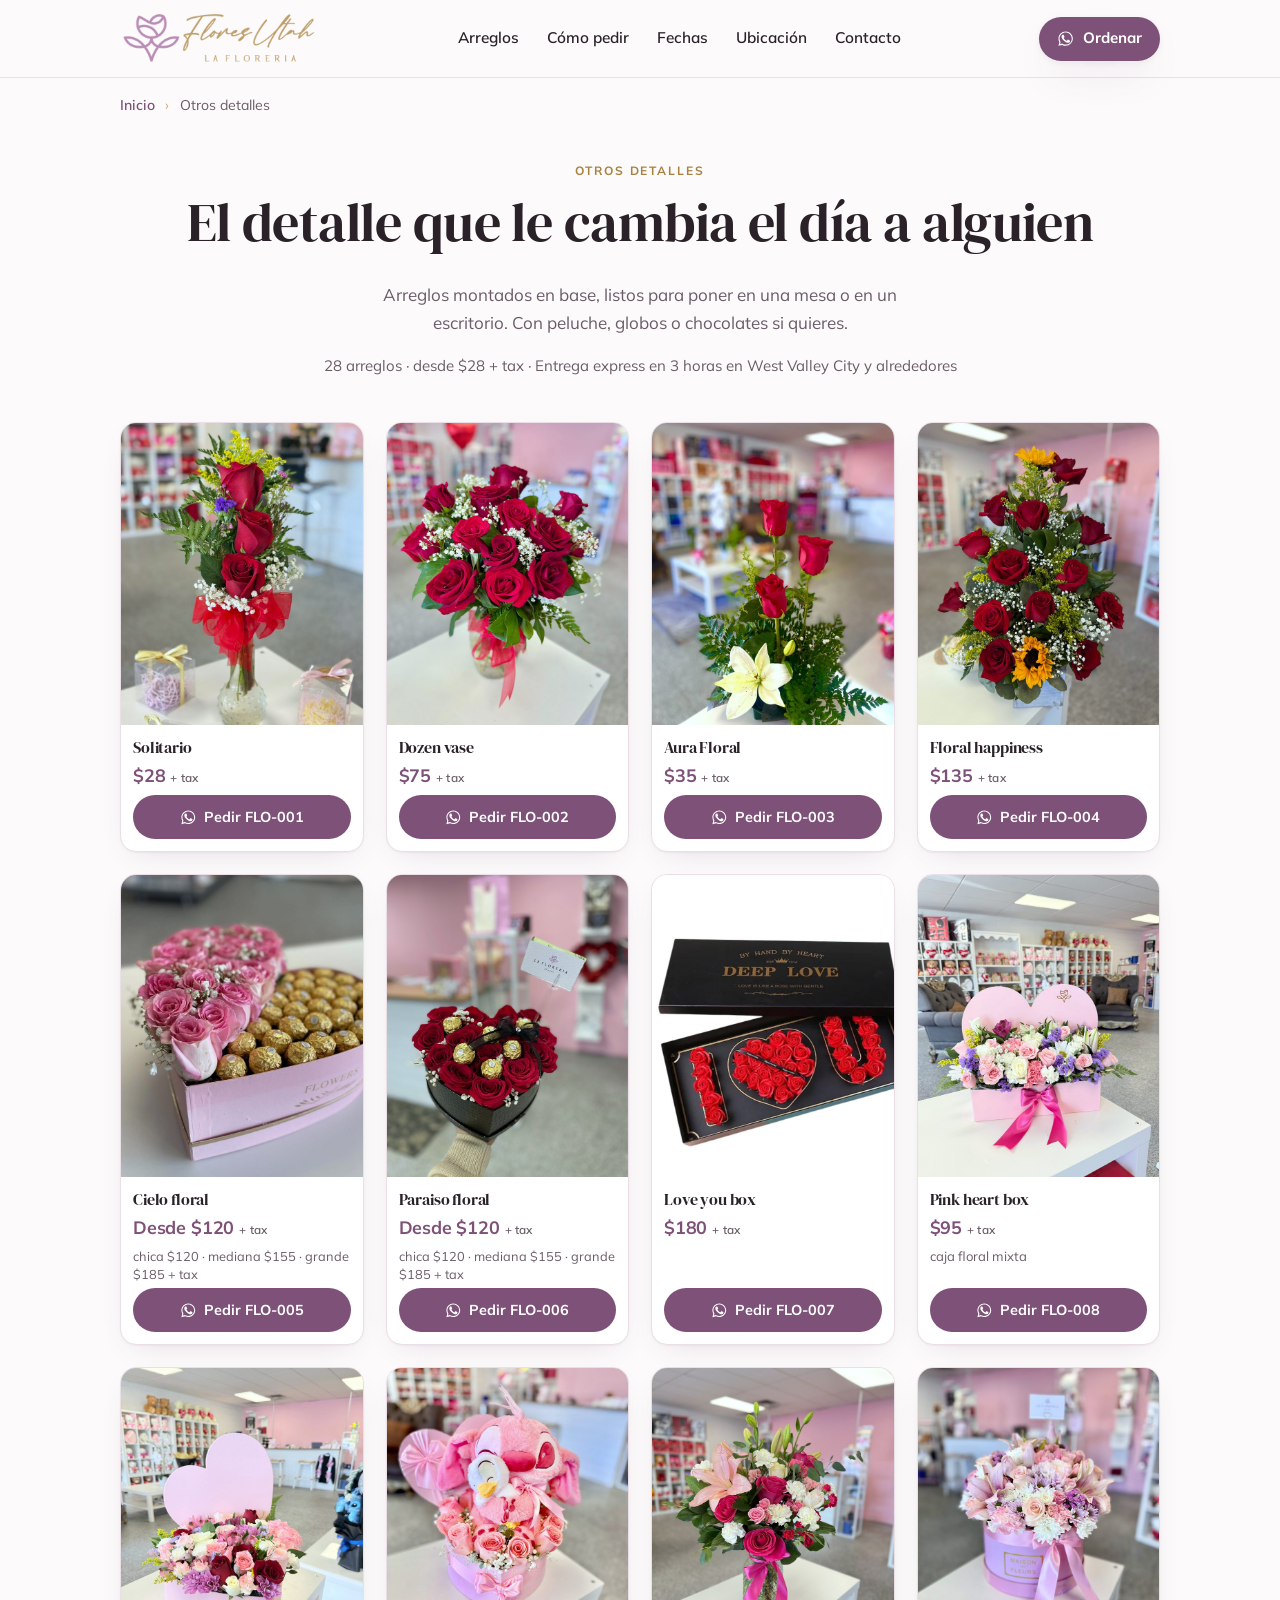
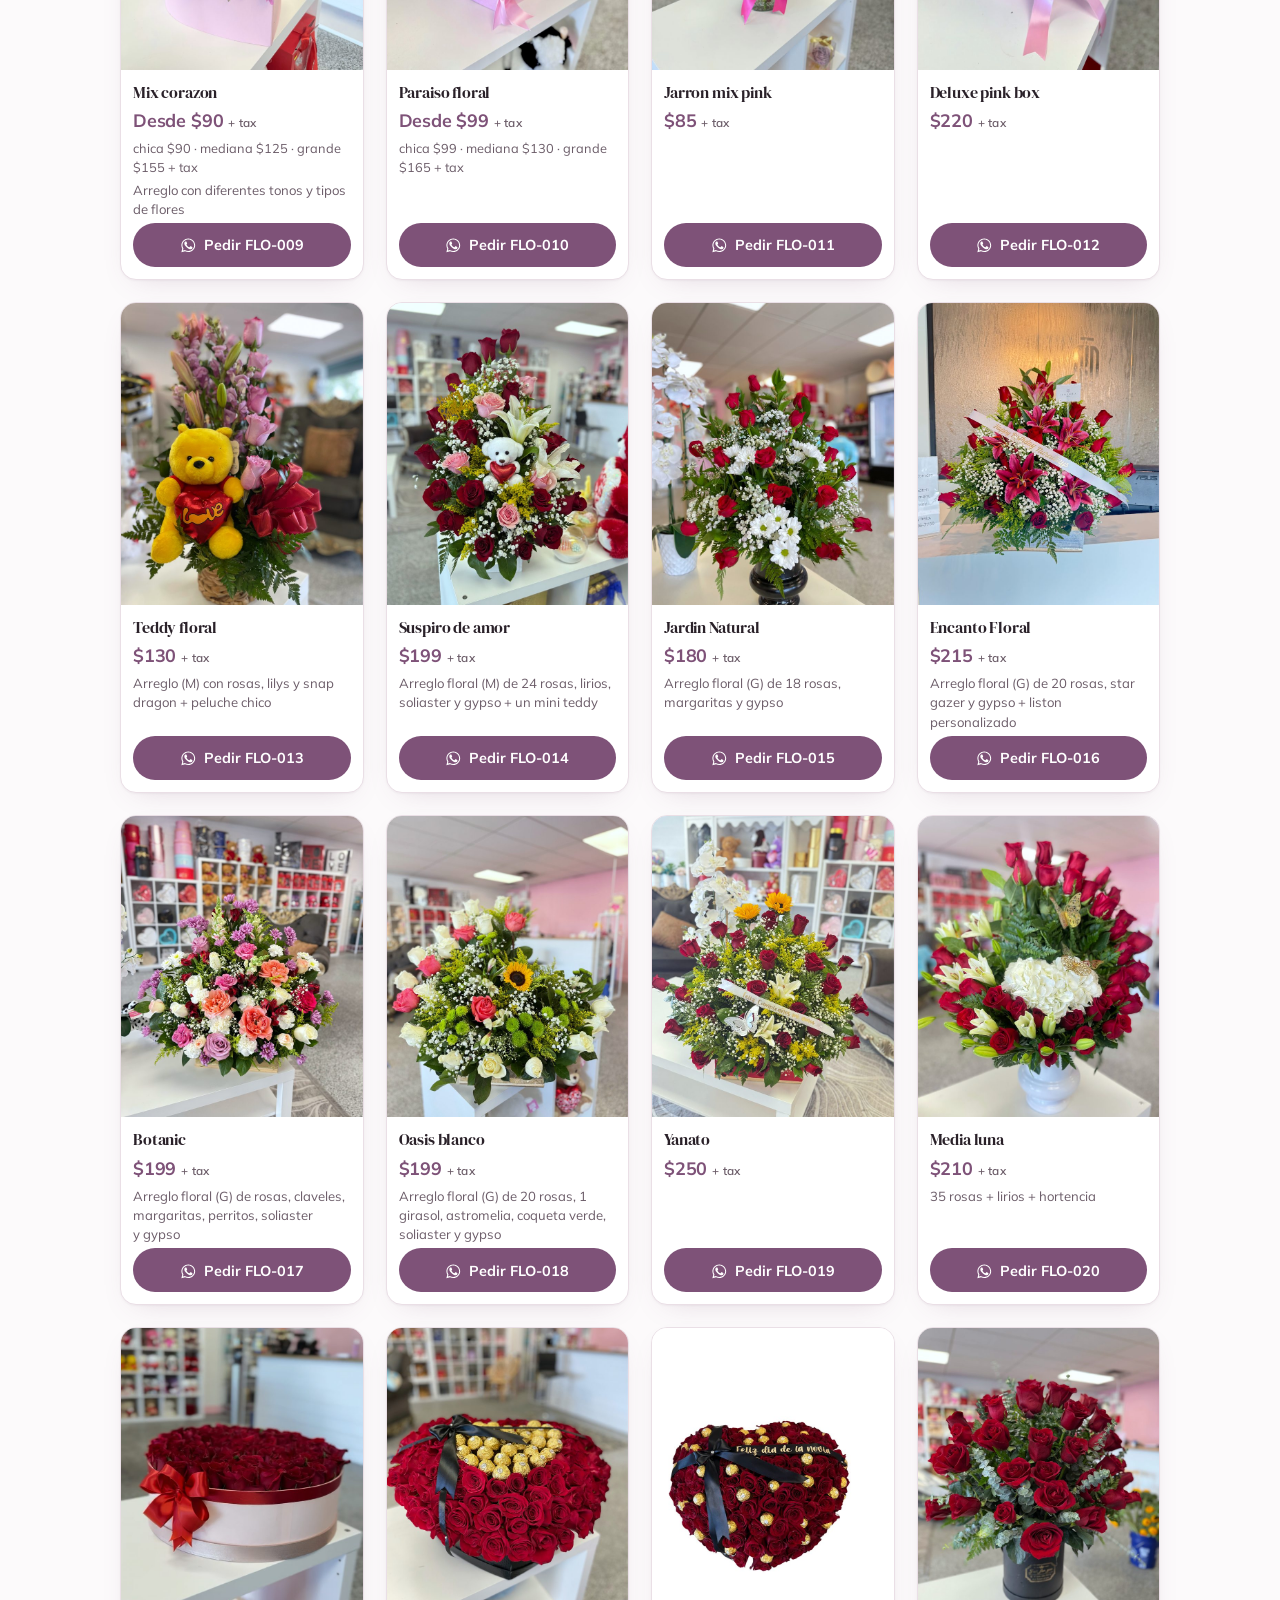
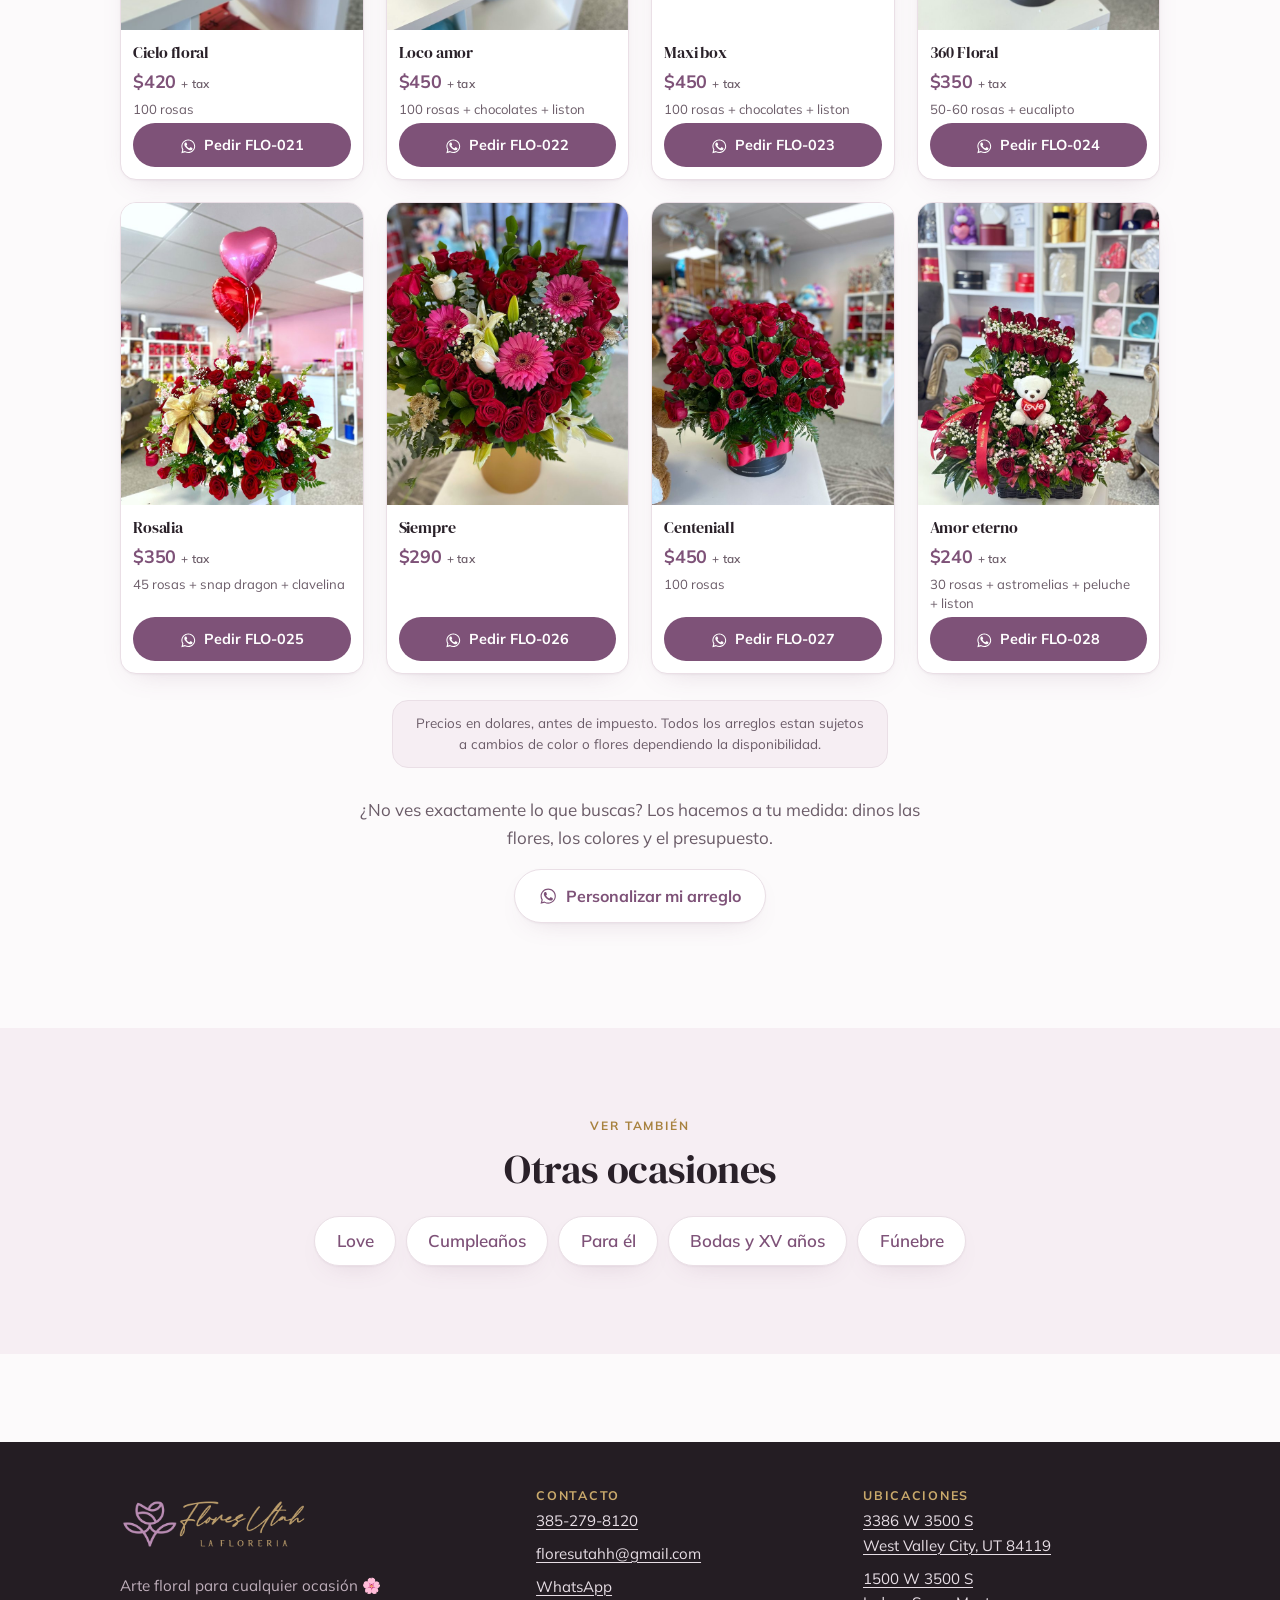
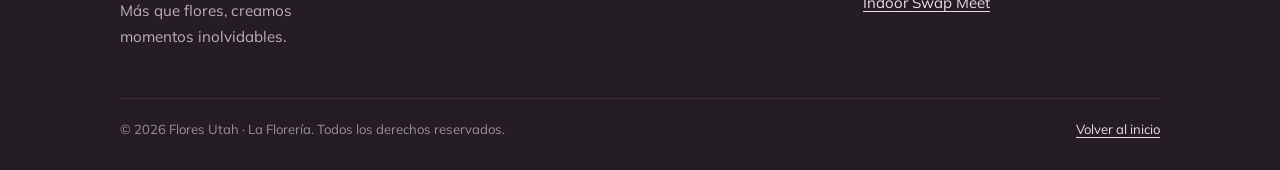
<file: arreglos-en-base/index.html>
<!doctype html>
<html lang="es">
<head>
<meta charset="utf-8">
<meta name="viewport" content="width=device-width, initial-scale=1">
<title>Arreglos florales en base y detalles | Flores Utah, West Valley City</title>
<meta name="description" content="Arreglos florales en base, con peluche, globos o chocolates, en West Valley City, Utah. Entrega express en 3 horas.">
<link rel="canonical" href="https://www.floresutah.com/arreglos-en-base/">
<meta name="theme-color" content="#7E5278">
<link rel="icon" href="../favicon-32.png" sizes="32x32" type="image/png">
<link rel="apple-touch-icon" href="../apple-touch-icon.png">
<meta property="og:type" content="website">
<meta property="og:site_name" content="Flores Utah">
<meta property="og:locale" content="es_MX">
<meta property="og:url" content="https://www.floresutah.com/arreglos-en-base/">
<meta property="og:title" content="Arreglos florales en base y detalles | Flores Utah, West Valley City">
<meta property="og:description" content="Arreglos florales en base, con peluche, globos o chocolates, en West Valley City, Utah. Entrega express en 3 horas.">
<meta property="og:image" content="https://www.floresutah.com/img/cat/flo-017.jpg">
<meta name="twitter:card" content="summary_large_image">
<link rel="preconnect" href="https://fonts.googleapis.com">
<link rel="preconnect" href="https://fonts.gstatic.com" crossorigin>
<link rel="stylesheet" href="https://fonts.googleapis.com/css2?family=DM+Serif+Display:ital@0;1&family=Mulish:wght@400;600;700&display=swap">
<link rel="stylesheet" href="../css/estilo.css">
<script type="application/ld+json">
{
 "@context": "https://schema.org",
 "@type": "CollectionPage",
 "name": "El detalle que le cambia el día a alguien",
 "description": "Arreglos florales en base, con peluche, globos o chocolates, en West Valley City, Utah. Entrega express en 3 horas.",
 "url": "https://www.floresutah.com/arreglos-en-base/",
 "isPartOf": {
  "@type": "WebSite",
  "url": "https://www.floresutah.com/"
 },
 "about": {
  "@type": "Florist",
  "@id": "https://www.floresutah.com/#negocio"
 },
 "breadcrumb": {
  "@type": "BreadcrumbList",
  "itemListElement": [
   {
    "@type": "ListItem",
    "position": 1,
    "name": "Inicio",
    "item": "https://www.floresutah.com/"
   },
   {
    "@type": "ListItem",
    "position": 2,
    "name": "Otros detalles",
    "item": "https://www.floresutah.com/arreglos-en-base/"
   }
  ]
 },
 "mainEntity": {
  "@type": "ItemList",
  "numberOfItems": 28,
  "itemListElement": [
   {
    "@type": "ListItem",
    "position": 1,
    "item": {
     "@type": "Product",
     "name": "Solitario",
     "sku": "FLO-001",
     "image": "https://www.floresutah.com/img/cat/flo-001.jpg",
     "brand": {
      "@type": "Brand",
      "name": "Flores Utah"
     },
     "category": "Otros detalles",
     "offers": {
      "@type": "Offer",
      "priceCurrency": "USD",
      "availability": "https://schema.org/InStock",
      "seller": {
       "@id": "https://www.floresutah.com/#negocio"
      },
      "price": 28
     }
    }
   },
   {
    "@type": "ListItem",
    "position": 2,
    "item": {
     "@type": "Product",
     "name": "Dozen vase",
     "sku": "FLO-002",
     "image": "https://www.floresutah.com/img/cat/flo-002.jpg",
     "brand": {
      "@type": "Brand",
      "name": "Flores Utah"
     },
     "category": "Otros detalles",
     "offers": {
      "@type": "Offer",
      "priceCurrency": "USD",
      "availability": "https://schema.org/InStock",
      "seller": {
       "@id": "https://www.floresutah.com/#negocio"
      },
      "price": 75
     }
    }
   },
   {
    "@type": "ListItem",
    "position": 3,
    "item": {
     "@type": "Product",
     "name": "Aura Floral",
     "sku": "FLO-003",
     "image": "https://www.floresutah.com/img/cat/flo-003.jpg",
     "brand": {
      "@type": "Brand",
      "name": "Flores Utah"
     },
     "category": "Otros detalles",
     "offers": {
      "@type": "Offer",
      "priceCurrency": "USD",
      "availability": "https://schema.org/InStock",
      "seller": {
       "@id": "https://www.floresutah.com/#negocio"
      },
      "price": 35
     }
    }
   },
   {
    "@type": "ListItem",
    "position": 4,
    "item": {
     "@type": "Product",
     "name": "Floral happiness",
     "sku": "FLO-004",
     "image": "https://www.floresutah.com/img/cat/flo-004.jpg",
     "brand": {
      "@type": "Brand",
      "name": "Flores Utah"
     },
     "category": "Otros detalles",
     "offers": {
      "@type": "Offer",
      "priceCurrency": "USD",
      "availability": "https://schema.org/InStock",
      "seller": {
       "@id": "https://www.floresutah.com/#negocio"
      },
      "price": 135
     }
    }
   },
   {
    "@type": "ListItem",
    "position": 5,
    "item": {
     "@type": "Product",
     "name": "Cielo floral",
     "sku": "FLO-005",
     "image": "https://www.floresutah.com/img/cat/flo-005.jpg",
     "brand": {
      "@type": "Brand",
      "name": "Flores Utah"
     },
     "category": "Otros detalles",
     "offers": {
      "@type": "AggregateOffer",
      "priceCurrency": "USD",
      "availability": "https://schema.org/InStock",
      "seller": {
       "@id": "https://www.floresutah.com/#negocio"
      },
      "lowPrice": 120,
      "highPrice": 185,
      "offerCount": 3
     }
    }
   },
   {
    "@type": "ListItem",
    "position": 6,
    "item": {
     "@type": "Product",
     "name": "Paraiso floral",
     "sku": "FLO-006",
     "image": "https://www.floresutah.com/img/cat/flo-006.jpg",
     "brand": {
      "@type": "Brand",
      "name": "Flores Utah"
     },
     "category": "Otros detalles",
     "offers": {
      "@type": "AggregateOffer",
      "priceCurrency": "USD",
      "availability": "https://schema.org/InStock",
      "seller": {
       "@id": "https://www.floresutah.com/#negocio"
      },
      "lowPrice": 120,
      "highPrice": 185,
      "offerCount": 3
     }
    }
   },
   {
    "@type": "ListItem",
    "position": 7,
    "item": {
     "@type": "Product",
     "name": "Love you box",
     "sku": "FLO-007",
     "image": "https://www.floresutah.com/img/cat/flo-007.jpg",
     "brand": {
      "@type": "Brand",
      "name": "Flores Utah"
     },
     "category": "Otros detalles",
     "offers": {
      "@type": "Offer",
      "priceCurrency": "USD",
      "availability": "https://schema.org/InStock",
      "seller": {
       "@id": "https://www.floresutah.com/#negocio"
      },
      "price": 180
     }
    }
   },
   {
    "@type": "ListItem",
    "position": 8,
    "item": {
     "@type": "Product",
     "name": "Pink heart box",
     "sku": "FLO-008",
     "image": "https://www.floresutah.com/img/cat/flo-008.jpg",
     "brand": {
      "@type": "Brand",
      "name": "Flores Utah"
     },
     "category": "Otros detalles",
     "description": "caja floral mixta",
     "offers": {
      "@type": "Offer",
      "priceCurrency": "USD",
      "availability": "https://schema.org/InStock",
      "seller": {
       "@id": "https://www.floresutah.com/#negocio"
      },
      "price": 95
     }
    }
   },
   {
    "@type": "ListItem",
    "position": 9,
    "item": {
     "@type": "Product",
     "name": "Mix corazon",
     "sku": "FLO-009",
     "image": "https://www.floresutah.com/img/cat/flo-009.jpg",
     "brand": {
      "@type": "Brand",
      "name": "Flores Utah"
     },
     "category": "Otros detalles",
     "description": "Arreglo con diferentes tonos y tipos de flores",
     "offers": {
      "@type": "AggregateOffer",
      "priceCurrency": "USD",
      "availability": "https://schema.org/InStock",
      "seller": {
       "@id": "https://www.floresutah.com/#negocio"
      },
      "lowPrice": 90,
      "highPrice": 155,
      "offerCount": 3
     }
    }
   },
   {
    "@type": "ListItem",
    "position": 10,
    "item": {
     "@type": "Product",
     "name": "Paraiso floral",
     "sku": "FLO-010",
     "image": "https://www.floresutah.com/img/cat/flo-010.jpg",
     "brand": {
      "@type": "Brand",
      "name": "Flores Utah"
     },
     "category": "Otros detalles",
     "offers": {
      "@type": "AggregateOffer",
      "priceCurrency": "USD",
      "availability": "https://schema.org/InStock",
      "seller": {
       "@id": "https://www.floresutah.com/#negocio"
      },
      "lowPrice": 99,
      "highPrice": 165,
      "offerCount": 3
     }
    }
   },
   {
    "@type": "ListItem",
    "position": 11,
    "item": {
     "@type": "Product",
     "name": "Jarron mix pink",
     "sku": "FLO-011",
     "image": "https://www.floresutah.com/img/cat/flo-011.jpg",
     "brand": {
      "@type": "Brand",
      "name": "Flores Utah"
     },
     "category": "Otros detalles",
     "offers": {
      "@type": "Offer",
      "priceCurrency": "USD",
      "availability": "https://schema.org/InStock",
      "seller": {
       "@id": "https://www.floresutah.com/#negocio"
      },
      "price": 85
     }
    }
   },
   {
    "@type": "ListItem",
    "position": 12,
    "item": {
     "@type": "Product",
     "name": "Deluxe pink box",
     "sku": "FLO-012",
     "image": "https://www.floresutah.com/img/cat/flo-012.jpg",
     "brand": {
      "@type": "Brand",
      "name": "Flores Utah"
     },
     "category": "Otros detalles",
     "offers": {
      "@type": "Offer",
      "priceCurrency": "USD",
      "availability": "https://schema.org/InStock",
      "seller": {
       "@id": "https://www.floresutah.com/#negocio"
      },
      "price": 220
     }
    }
   },
   {
    "@type": "ListItem",
    "position": 13,
    "item": {
     "@type": "Product",
     "name": "Teddy floral",
     "sku": "FLO-013",
     "image": "https://www.floresutah.com/img/cat/flo-013.jpg",
     "brand": {
      "@type": "Brand",
      "name": "Flores Utah"
     },
     "category": "Otros detalles",
     "description": "Arreglo (M) con rosas, lilys y snap dragon + peluche chico",
     "offers": {
      "@type": "Offer",
      "priceCurrency": "USD",
      "availability": "https://schema.org/InStock",
      "seller": {
       "@id": "https://www.floresutah.com/#negocio"
      },
      "price": 130
     }
    }
   },
   {
    "@type": "ListItem",
    "position": 14,
    "item": {
     "@type": "Product",
     "name": "Suspiro de amor",
     "sku": "FLO-014",
     "image": "https://www.floresutah.com/img/cat/flo-014.jpg",
     "brand": {
      "@type": "Brand",
      "name": "Flores Utah"
     },
     "category": "Otros detalles",
     "description": "Arreglo floral (M) de 24 rosas, lirios, soliaster y gypso + un mini teddy",
     "offers": {
      "@type": "Offer",
      "priceCurrency": "USD",
      "availability": "https://schema.org/InStock",
      "seller": {
       "@id": "https://www.floresutah.com/#negocio"
      },
      "price": 199
     }
    }
   },
   {
    "@type": "ListItem",
    "position": 15,
    "item": {
     "@type": "Product",
     "name": "Jardin Natural",
     "sku": "FLO-015",
     "image": "https://www.floresutah.com/img/cat/flo-015.jpg",
     "brand": {
      "@type": "Brand",
      "name": "Flores Utah"
     },
     "category": "Otros detalles",
     "description": "Arreglo floral (G) de 18 rosas, margaritas y gypso",
     "offers": {
      "@type": "Offer",
      "priceCurrency": "USD",
      "availability": "https://schema.org/InStock",
      "seller": {
       "@id": "https://www.floresutah.com/#negocio"
      },
      "price": 180
     }
    }
   },
   {
    "@type": "ListItem",
    "position": 16,
    "item": {
     "@type": "Product",
     "name": "Encanto Floral",
     "sku": "FLO-016",
     "image": "https://www.floresutah.com/img/cat/flo-016.jpg",
     "brand": {
      "@type": "Brand",
      "name": "Flores Utah"
     },
     "category": "Otros detalles",
     "description": "Arreglo floral (G) de 20 rosas, star gazer y gypso + liston personalizado",
     "offers": {
      "@type": "Offer",
      "priceCurrency": "USD",
      "availability": "https://schema.org/InStock",
      "seller": {
       "@id": "https://www.floresutah.com/#negocio"
      },
      "price": 215
     }
    }
   },
   {
    "@type": "ListItem",
    "position": 17,
    "item": {
     "@type": "Product",
     "name": "Botanic",
     "sku": "FLO-017",
     "image": "https://www.floresutah.com/img/cat/flo-017.jpg",
     "brand": {
      "@type": "Brand",
      "name": "Flores Utah"
     },
     "category": "Otros detalles",
     "description": "Arreglo floral (G) de rosas, claveles, margaritas, perritos, soliaster y gypso",
     "offers": {
      "@type": "Offer",
      "priceCurrency": "USD",
      "availability": "https://schema.org/InStock",
      "seller": {
       "@id": "https://www.floresutah.com/#negocio"
      },
      "price": 199
     }
    }
   },
   {
    "@type": "ListItem",
    "position": 18,
    "item": {
     "@type": "Product",
     "name": "Oasis blanco",
     "sku": "FLO-018",
     "image": "https://www.floresutah.com/img/cat/flo-018.jpg",
     "brand": {
      "@type": "Brand",
      "name": "Flores Utah"
     },
     "category": "Otros detalles",
     "description": "Arreglo floral (G) de 20 rosas, 1 girasol, astromelia, coqueta verde, soliaster y gypso",
     "offers": {
      "@type": "Offer",
      "priceCurrency": "USD",
      "availability": "https://schema.org/InStock",
      "seller": {
       "@id": "https://www.floresutah.com/#negocio"
      },
      "price": 199
     }
    }
   },
   {
    "@type": "ListItem",
    "position": 19,
    "item": {
     "@type": "Product",
     "name": "Yanato",
     "sku": "FLO-019",
     "image": "https://www.floresutah.com/img/cat/flo-019.jpg",
     "brand": {
      "@type": "Brand",
      "name": "Flores Utah"
     },
     "category": "Otros detalles",
     "offers": {
      "@type": "Offer",
      "priceCurrency": "USD",
      "availability": "https://schema.org/InStock",
      "seller": {
       "@id": "https://www.floresutah.com/#negocio"
      },
      "price": 250
     }
    }
   },
   {
    "@type": "ListItem",
    "position": 20,
    "item": {
     "@type": "Product",
     "name": "Media luna",
     "sku": "FLO-020",
     "image": "https://www.floresutah.com/img/cat/flo-020.jpg",
     "brand": {
      "@type": "Brand",
      "name": "Flores Utah"
     },
     "category": "Otros detalles",
     "description": "35 rosas + lirios + hortencia",
     "offers": {
      "@type": "Offer",
      "priceCurrency": "USD",
      "availability": "https://schema.org/InStock",
      "seller": {
       "@id": "https://www.floresutah.com/#negocio"
      },
      "price": 210
     }
    }
   },
   {
    "@type": "ListItem",
    "position": 21,
    "item": {
     "@type": "Product",
     "name": "Cielo floral",
     "sku": "FLO-021",
     "image": "https://www.floresutah.com/img/cat/flo-021.jpg",
     "brand": {
      "@type": "Brand",
      "name": "Flores Utah"
     },
     "category": "Otros detalles",
     "description": "100 rosas",
     "offers": {
      "@type": "Offer",
      "priceCurrency": "USD",
      "availability": "https://schema.org/InStock",
      "seller": {
       "@id": "https://www.floresutah.com/#negocio"
      },
      "price": 420
     }
    }
   },
   {
    "@type": "ListItem",
    "position": 22,
    "item": {
     "@type": "Product",
     "name": "Loco amor",
     "sku": "FLO-022",
     "image": "https://www.floresutah.com/img/cat/flo-022.jpg",
     "brand": {
      "@type": "Brand",
      "name": "Flores Utah"
     },
     "category": "Otros detalles",
     "description": "100 rosas + chocolates + liston",
     "offers": {
      "@type": "Offer",
      "priceCurrency": "USD",
      "availability": "https://schema.org/InStock",
      "seller": {
       "@id": "https://www.floresutah.com/#negocio"
      },
      "price": 450
     }
    }
   },
   {
    "@type": "ListItem",
    "position": 23,
    "item": {
     "@type": "Product",
     "name": "Maxi box",
     "sku": "FLO-023",
     "image": "https://www.floresutah.com/img/cat/flo-023.jpg",
     "brand": {
      "@type": "Brand",
      "name": "Flores Utah"
     },
     "category": "Otros detalles",
     "description": "100 rosas + chocolates + liston",
     "offers": {
      "@type": "Offer",
      "priceCurrency": "USD",
      "availability": "https://schema.org/InStock",
      "seller": {
       "@id": "https://www.floresutah.com/#negocio"
      },
      "price": 450
     }
    }
   },
   {
    "@type": "ListItem",
    "position": 24,
    "item": {
     "@type": "Product",
     "name": "360 Floral",
     "sku": "FLO-024",
     "image": "https://www.floresutah.com/img/cat/flo-024.jpg",
     "brand": {
      "@type": "Brand",
      "name": "Flores Utah"
     },
     "category": "Otros detalles",
     "description": "50-60 rosas + eucalipto",
     "offers": {
      "@type": "Offer",
      "priceCurrency": "USD",
      "availability": "https://schema.org/InStock",
      "seller": {
       "@id": "https://www.floresutah.com/#negocio"
      },
      "price": 350
     }
    }
   },
   {
    "@type": "ListItem",
    "position": 25,
    "item": {
     "@type": "Product",
     "name": "Rosalia",
     "sku": "FLO-025",
     "image": "https://www.floresutah.com/img/cat/flo-025.jpg",
     "brand": {
      "@type": "Brand",
      "name": "Flores Utah"
     },
     "category": "Otros detalles",
     "description": "45 rosas + snap dragon + clavelina",
     "offers": {
      "@type": "Offer",
      "priceCurrency": "USD",
      "availability": "https://schema.org/InStock",
      "seller": {
       "@id": "https://www.floresutah.com/#negocio"
      },
      "price": 350
     }
    }
   },
   {
    "@type": "ListItem",
    "position": 26,
    "item": {
     "@type": "Product",
     "name": "Siempre",
     "sku": "FLO-026",
     "image": "https://www.floresutah.com/img/cat/flo-026.jpg",
     "brand": {
      "@type": "Brand",
      "name": "Flores Utah"
     },
     "category": "Otros detalles",
     "offers": {
      "@type": "Offer",
      "priceCurrency": "USD",
      "availability": "https://schema.org/InStock",
      "seller": {
       "@id": "https://www.floresutah.com/#negocio"
      },
      "price": 290
     }
    }
   },
   {
    "@type": "ListItem",
    "position": 27,
    "item": {
     "@type": "Product",
     "name": "Centeniall",
     "sku": "FLO-027",
     "image": "https://www.floresutah.com/img/cat/flo-027.jpg",
     "brand": {
      "@type": "Brand",
      "name": "Flores Utah"
     },
     "category": "Otros detalles",
     "description": "100 rosas",
     "offers": {
      "@type": "Offer",
      "priceCurrency": "USD",
      "availability": "https://schema.org/InStock",
      "seller": {
       "@id": "https://www.floresutah.com/#negocio"
      },
      "price": 450
     }
    }
   },
   {
    "@type": "ListItem",
    "position": 28,
    "item": {
     "@type": "Product",
     "name": "Amor eterno",
     "sku": "FLO-028",
     "image": "https://www.floresutah.com/img/cat/flo-028.jpg",
     "brand": {
      "@type": "Brand",
      "name": "Flores Utah"
     },
     "category": "Otros detalles",
     "description": "30 rosas + astromelias + peluche + liston",
     "offers": {
      "@type": "Offer",
      "priceCurrency": "USD",
      "availability": "https://schema.org/InStock",
      "seller": {
       "@id": "https://www.floresutah.com/#negocio"
      },
      "price": 240
     }
    }
   }
  ]
 }
}
</script>
</head>
<body>
<svg width="0" height="0" style="position:absolute" aria-hidden="true" focusable="false">
  <symbol id="i-wa" viewBox="0 0 24 24"><path d="M17.5 14.4c-.3-.2-1.7-.9-2-1-.3-.1-.5-.2-.7.1-.2.3-.7 1-.9 1.2-.2.2-.3.2-.6.1-.3-.2-1.2-.5-2.3-1.4-.9-.8-1.4-1.7-1.6-2-.2-.3 0-.5.1-.6l.5-.6c.1-.2.2-.3.3-.5 0-.2 0-.4 0-.5 0-.2-.7-1.6-.9-2.2-.2-.6-.5-.5-.7-.5h-.6c-.2 0-.5.1-.8.4-.3.3-1 1-1 2.5s1.1 2.9 1.2 3.1c.1.2 2.1 3.2 5 4.5.7.3 1.3.5 1.7.6.7.2 1.3.2 1.8.1.6-.1 1.7-.7 1.9-1.4.2-.7.2-1.3.2-1.4-.1-.1-.3-.2-.6-.4zM12 2C6.5 2 2 6.5 2 12c0 1.8.5 3.4 1.3 4.9L2 22l5.3-1.3c1.4.8 3 1.2 4.7 1.2 5.5 0 10-4.5 10-10S17.5 2 12 2zm0 18.3c-1.6 0-3.1-.4-4.4-1.2l-.3-.2-3.1.8.8-3-.2-.3c-.9-1.4-1.3-2.9-1.3-4.5C3.5 7.3 7.3 3.5 12 3.5S20.5 7.3 20.5 12 16.7 20.3 12 20.3z"/></symbol>
  <symbol id="i-tel" viewBox="0 0 24 24"><path d="M6.6 10.8c1.4 2.8 3.8 5.1 6.6 6.6l2.2-2.2c.3-.3.7-.4 1-.2 1.1.4 2.4.6 3.6.6.6 0 1 .4 1 1V20c0 .6-.4 1-1 1C10.6 21 3 13.4 3 4c0-.6.4-1 1-1h3.5c.6 0 1 .4 1 1 0 1.3.2 2.5.6 3.6.1.4 0 .8-.2 1l-2.3 2.2z"/></symbol>
  <symbol id="i-pin" viewBox="0 0 24 24"><path d="M12 2C8.1 2 5 5.1 5 9c0 5.2 7 13 7 13s7-7.8 7-13c0-3.9-3.1-7-7-7zm0 9.5A2.5 2.5 0 1 1 12 6.5a2.5 2.5 0 0 1 0 5z"/></symbol>
  <symbol id="i-mail" viewBox="0 0 24 24"><path d="M20 4H4a2 2 0 0 0-2 2v12a2 2 0 0 0 2 2h16a2 2 0 0 0 2-2V6a2 2 0 0 0-2-2zm0 4.2-8 5-8-5V6l8 5 8-5v2.2z"/></symbol>
  <symbol id="i-ig" viewBox="0 0 24 24"><path d="M12 2.2c3.2 0 3.6 0 4.9.1 1.2.1 1.8.3 2.2.4.6.2 1 .5 1.4.9.4.4.7.8.9 1.4.2.4.4 1 .4 2.2.1 1.3.1 1.7.1 4.9s0 3.6-.1 4.9c-.1 1.2-.3 1.8-.4 2.2-.2.6-.5 1-.9 1.4-.4.4-.8.7-1.4.9-.4.2-1 .4-2.2.4-1.3.1-1.7.1-4.9.1s-3.6 0-4.9-.1c-1.2-.1-1.8-.3-2.2-.4-.6-.2-1-.5-1.4-.9-.4-.4-.7-.8-.9-1.4-.2-.4-.4-1-.4-2.2-.1-1.3-.1-1.7-.1-4.9s0-3.6.1-4.9c.1-1.2.3-1.8.4-2.2.2-.6.5-1 .9-1.4.4-.4.8-.7 1.4-.9.4-.2 1-.4 2.2-.4 1.3-.1 1.7-.1 4.9-.1zM12 7.8a4.2 4.2 0 1 0 0 8.4 4.2 4.2 0 0 0 0-8.4zm0 6.9a2.7 2.7 0 1 1 0-5.4 2.7 2.7 0 0 1 0 5.4zm5.4-7.1a1 1 0 1 1-2 0 1 1 0 0 1 2 0z"/></symbol>
  <symbol id="i-fb" viewBox="0 0 24 24"><path d="M13.5 21v-8h2.7l.4-3.1h-3.1V7.9c0-.9.3-1.5 1.6-1.5h1.6V3.6c-.3 0-1.3-.1-2.4-.1-2.3 0-3.9 1.4-3.9 4.1v2.3H7.7V13h2.7v8h3.1z"/></symbol>
</svg>

<a class="solo-lectores" href="#contenido">Saltar al contenido</a>

<header class="cabecera">
  <div class="env cabecera__fila">
    <a class="marca" href="../" aria-label="Flores Utah — inicio">
      <img src="../img/logo.png" width="172" height="66" alt="Flores Utah, La Florería">
    </a>
    <nav class="nav" aria-label="Principal">
      <a href="../#arreglos">Arreglos</a>
      <a href="../#como-pedir">Cómo pedir</a>
      <a href="../#fechas">Fechas</a>
      <a href="../#ubicacion">Ubicación</a>
      <a href="../#contacto">Contacto</a>
    </nav>
    <a class="btn btn--principal" href="https://wa.me/13852798120?text=Hola%20Flores%20Utah%20%F0%9F%8C%B8%20Quiero%20un%20arreglo%20en%20base." rel="noopener">
      <svg class="ico" aria-hidden="true"><use href="#i-wa"></use></svg>Ordenar
    </a>
  </div>
</header>

<main id="contenido">
  <nav class="migas env" aria-label="Dónde estás">
    <a href="../">Inicio</a> <span aria-hidden="true">›</span> <span>Otros detalles</span>
  </nav>

  <section class="seccion seccion--corta">
    <div class="env centrado">
      <span class="antetitulo">Otros detalles</span>
      <h1>El detalle que le cambia el día a alguien</h1>
      <p class="plomo" style="max-width:58ch;margin-inline:auto">Arreglos montados en base, listos para poner en una mesa o en un escritorio. Con peluche, globos o chocolates si quieres.</p>
      <p class="plomo" style="font-size:.94rem">
        28 arreglos · desde $28 + tax · Entrega express en 3 horas en West Valley City y alrededores
      </p>
    </div>
  </section>

  <section class="seccion seccion--sintope">
    <div class="env">
      <div class="piezas">
        <figure class="pieza">
          <img src="../img/cat/flo-001.jpg" width="700" height="875" loading="eager" decoding="async" alt="Solitario — otros detalles, arreglo floral de Flores Utah en West Valley City">
          <figcaption>
            <h3 class="pieza__nombre">Solitario</h3>
            <p class="pieza__precio">$28 <span>+ tax</span></p>
            <a class="btn btn--principal" href="https://wa.me/13852798120?text=Hola%20Flores%20Utah%20%F0%9F%8C%B8%20Quiero%20un%20arreglo%20en%20base%3A%20FLO-001%20%28Solitario%29." rel="noopener"><svg class="ico" aria-hidden="true"><use href="#i-wa"></use></svg>Pedir FLO-001</a>
          </figcaption>
        </figure>
        <figure class="pieza">
          <img src="../img/cat/flo-002.jpg" width="700" height="875" loading="eager" decoding="async" alt="Dozen vase — otros detalles, arreglo floral de Flores Utah en West Valley City">
          <figcaption>
            <h3 class="pieza__nombre">Dozen vase</h3>
            <p class="pieza__precio">$75 <span>+ tax</span></p>
            <a class="btn btn--principal" href="https://wa.me/13852798120?text=Hola%20Flores%20Utah%20%F0%9F%8C%B8%20Quiero%20un%20arreglo%20en%20base%3A%20FLO-002%20%28Dozen%20vase%29." rel="noopener"><svg class="ico" aria-hidden="true"><use href="#i-wa"></use></svg>Pedir FLO-002</a>
          </figcaption>
        </figure>
        <figure class="pieza">
          <img src="../img/cat/flo-003.jpg" width="700" height="875" loading="eager" decoding="async" alt="Aura Floral — otros detalles, arreglo floral de Flores Utah en West Valley City">
          <figcaption>
            <h3 class="pieza__nombre">Aura Floral</h3>
            <p class="pieza__precio">$35 <span>+ tax</span></p>
            <a class="btn btn--principal" href="https://wa.me/13852798120?text=Hola%20Flores%20Utah%20%F0%9F%8C%B8%20Quiero%20un%20arreglo%20en%20base%3A%20FLO-003%20%28Aura%20Floral%29." rel="noopener"><svg class="ico" aria-hidden="true"><use href="#i-wa"></use></svg>Pedir FLO-003</a>
          </figcaption>
        </figure>
        <figure class="pieza">
          <img src="../img/cat/flo-004.jpg" width="700" height="875" loading="eager" decoding="async" alt="Floral happiness — otros detalles, arreglo floral de Flores Utah en West Valley City">
          <figcaption>
            <h3 class="pieza__nombre">Floral happiness</h3>
            <p class="pieza__precio">$135 <span>+ tax</span></p>
            <a class="btn btn--principal" href="https://wa.me/13852798120?text=Hola%20Flores%20Utah%20%F0%9F%8C%B8%20Quiero%20un%20arreglo%20en%20base%3A%20FLO-004%20%28Floral%20happiness%29." rel="noopener"><svg class="ico" aria-hidden="true"><use href="#i-wa"></use></svg>Pedir FLO-004</a>
          </figcaption>
        </figure>
        <figure class="pieza">
          <img src="../img/cat/flo-005.jpg" width="700" height="875" loading="lazy" decoding="async" alt="Cielo floral — otros detalles, arreglo floral de Flores Utah en West Valley City">
          <figcaption>
            <h3 class="pieza__nombre">Cielo floral</h3>
            <p class="pieza__precio">Desde $120 <span>+ tax</span></p>
            <p class="pieza__medidas">chica $120 · mediana $155 · grande $185 <span>+ tax</span></p>
            <a class="btn btn--principal" href="https://wa.me/13852798120?text=Hola%20Flores%20Utah%20%F0%9F%8C%B8%20Quiero%20un%20arreglo%20en%20base%3A%20FLO-005%20%28Cielo%20floral%29." rel="noopener"><svg class="ico" aria-hidden="true"><use href="#i-wa"></use></svg>Pedir FLO-005</a>
          </figcaption>
        </figure>
        <figure class="pieza">
          <img src="../img/cat/flo-006.jpg" width="700" height="875" loading="lazy" decoding="async" alt="Paraiso floral — otros detalles, arreglo floral de Flores Utah en West Valley City">
          <figcaption>
            <h3 class="pieza__nombre">Paraiso floral</h3>
            <p class="pieza__precio">Desde $120 <span>+ tax</span></p>
            <p class="pieza__medidas">chica $120 · mediana $155 · grande $185 <span>+ tax</span></p>
            <a class="btn btn--principal" href="https://wa.me/13852798120?text=Hola%20Flores%20Utah%20%F0%9F%8C%B8%20Quiero%20un%20arreglo%20en%20base%3A%20FLO-006%20%28Paraiso%20floral%29." rel="noopener"><svg class="ico" aria-hidden="true"><use href="#i-wa"></use></svg>Pedir FLO-006</a>
          </figcaption>
        </figure>
        <figure class="pieza">
          <img src="../img/cat/flo-007.jpg" width="700" height="875" loading="lazy" decoding="async" alt="Love you box — otros detalles, arreglo floral de Flores Utah en West Valley City">
          <figcaption>
            <h3 class="pieza__nombre">Love you box</h3>
            <p class="pieza__precio">$180 <span>+ tax</span></p>
            <a class="btn btn--principal" href="https://wa.me/13852798120?text=Hola%20Flores%20Utah%20%F0%9F%8C%B8%20Quiero%20un%20arreglo%20en%20base%3A%20FLO-007%20%28Love%20you%20box%29." rel="noopener"><svg class="ico" aria-hidden="true"><use href="#i-wa"></use></svg>Pedir FLO-007</a>
          </figcaption>
        </figure>
        <figure class="pieza">
          <img src="../img/cat/flo-008.jpg" width="700" height="875" loading="lazy" decoding="async" alt="Pink heart box — otros detalles, arreglo floral de Flores Utah en West Valley City">
          <figcaption>
            <h3 class="pieza__nombre">Pink heart box</h3>
            <p class="pieza__precio">$95 <span>+ tax</span></p>
            <p class="pieza__detalle">caja floral mixta</p>
            <a class="btn btn--principal" href="https://wa.me/13852798120?text=Hola%20Flores%20Utah%20%F0%9F%8C%B8%20Quiero%20un%20arreglo%20en%20base%3A%20FLO-008%20%28Pink%20heart%20box%29." rel="noopener"><svg class="ico" aria-hidden="true"><use href="#i-wa"></use></svg>Pedir FLO-008</a>
          </figcaption>
        </figure>
        <figure class="pieza">
          <img src="../img/cat/flo-009.jpg" width="700" height="875" loading="lazy" decoding="async" alt="Mix corazon — otros detalles, arreglo floral de Flores Utah en West Valley City">
          <figcaption>
            <h3 class="pieza__nombre">Mix corazon</h3>
            <p class="pieza__precio">Desde $90 <span>+ tax</span></p>
            <p class="pieza__medidas">chica $90 · mediana $125 · grande $155 <span>+ tax</span></p>
            <p class="pieza__detalle">Arreglo con diferentes tonos y tipos de flores</p>
            <a class="btn btn--principal" href="https://wa.me/13852798120?text=Hola%20Flores%20Utah%20%F0%9F%8C%B8%20Quiero%20un%20arreglo%20en%20base%3A%20FLO-009%20%28Mix%20corazon%29." rel="noopener"><svg class="ico" aria-hidden="true"><use href="#i-wa"></use></svg>Pedir FLO-009</a>
          </figcaption>
        </figure>
        <figure class="pieza">
          <img src="../img/cat/flo-010.jpg" width="700" height="875" loading="lazy" decoding="async" alt="Paraiso floral — otros detalles, arreglo floral de Flores Utah en West Valley City">
          <figcaption>
            <h3 class="pieza__nombre">Paraiso floral</h3>
            <p class="pieza__precio">Desde $99 <span>+ tax</span></p>
            <p class="pieza__medidas">chica $99 · mediana $130 · grande $165 <span>+ tax</span></p>
            <a class="btn btn--principal" href="https://wa.me/13852798120?text=Hola%20Flores%20Utah%20%F0%9F%8C%B8%20Quiero%20un%20arreglo%20en%20base%3A%20FLO-010%20%28Paraiso%20floral%29." rel="noopener"><svg class="ico" aria-hidden="true"><use href="#i-wa"></use></svg>Pedir FLO-010</a>
          </figcaption>
        </figure>
        <figure class="pieza">
          <img src="../img/cat/flo-011.jpg" width="700" height="875" loading="lazy" decoding="async" alt="Jarron mix pink — otros detalles, arreglo floral de Flores Utah en West Valley City">
          <figcaption>
            <h3 class="pieza__nombre">Jarron mix pink</h3>
            <p class="pieza__precio">$85 <span>+ tax</span></p>
            <a class="btn btn--principal" href="https://wa.me/13852798120?text=Hola%20Flores%20Utah%20%F0%9F%8C%B8%20Quiero%20un%20arreglo%20en%20base%3A%20FLO-011%20%28Jarron%20mix%20pink%29." rel="noopener"><svg class="ico" aria-hidden="true"><use href="#i-wa"></use></svg>Pedir FLO-011</a>
          </figcaption>
        </figure>
        <figure class="pieza">
          <img src="../img/cat/flo-012.jpg" width="700" height="875" loading="lazy" decoding="async" alt="Deluxe pink box — otros detalles, arreglo floral de Flores Utah en West Valley City">
          <figcaption>
            <h3 class="pieza__nombre">Deluxe pink box</h3>
            <p class="pieza__precio">$220 <span>+ tax</span></p>
            <a class="btn btn--principal" href="https://wa.me/13852798120?text=Hola%20Flores%20Utah%20%F0%9F%8C%B8%20Quiero%20un%20arreglo%20en%20base%3A%20FLO-012%20%28Deluxe%20pink%20box%29." rel="noopener"><svg class="ico" aria-hidden="true"><use href="#i-wa"></use></svg>Pedir FLO-012</a>
          </figcaption>
        </figure>
        <figure class="pieza">
          <img src="../img/cat/flo-013.jpg" width="700" height="875" loading="lazy" decoding="async" alt="Teddy floral — otros detalles, arreglo floral de Flores Utah en West Valley City">
          <figcaption>
            <h3 class="pieza__nombre">Teddy floral</h3>
            <p class="pieza__precio">$130 <span>+ tax</span></p>
            <p class="pieza__detalle">Arreglo (M) con rosas, lilys y snap dragon + peluche chico</p>
            <a class="btn btn--principal" href="https://wa.me/13852798120?text=Hola%20Flores%20Utah%20%F0%9F%8C%B8%20Quiero%20un%20arreglo%20en%20base%3A%20FLO-013%20%28Teddy%20floral%29." rel="noopener"><svg class="ico" aria-hidden="true"><use href="#i-wa"></use></svg>Pedir FLO-013</a>
          </figcaption>
        </figure>
        <figure class="pieza">
          <img src="../img/cat/flo-014.jpg" width="700" height="875" loading="lazy" decoding="async" alt="Suspiro de amor — otros detalles, arreglo floral de Flores Utah en West Valley City">
          <figcaption>
            <h3 class="pieza__nombre">Suspiro de amor</h3>
            <p class="pieza__precio">$199 <span>+ tax</span></p>
            <p class="pieza__detalle">Arreglo floral (M) de 24 rosas, lirios, soliaster y gypso + un mini teddy</p>
            <a class="btn btn--principal" href="https://wa.me/13852798120?text=Hola%20Flores%20Utah%20%F0%9F%8C%B8%20Quiero%20un%20arreglo%20en%20base%3A%20FLO-014%20%28Suspiro%20de%20amor%29." rel="noopener"><svg class="ico" aria-hidden="true"><use href="#i-wa"></use></svg>Pedir FLO-014</a>
          </figcaption>
        </figure>
        <figure class="pieza">
          <img src="../img/cat/flo-015.jpg" width="700" height="875" loading="lazy" decoding="async" alt="Jardin Natural — otros detalles, arreglo floral de Flores Utah en West Valley City">
          <figcaption>
            <h3 class="pieza__nombre">Jardin Natural</h3>
            <p class="pieza__precio">$180 <span>+ tax</span></p>
            <p class="pieza__detalle">Arreglo floral (G) de 18 rosas, margaritas y gypso</p>
            <a class="btn btn--principal" href="https://wa.me/13852798120?text=Hola%20Flores%20Utah%20%F0%9F%8C%B8%20Quiero%20un%20arreglo%20en%20base%3A%20FLO-015%20%28Jardin%20Natural%29." rel="noopener"><svg class="ico" aria-hidden="true"><use href="#i-wa"></use></svg>Pedir FLO-015</a>
          </figcaption>
        </figure>
        <figure class="pieza">
          <img src="../img/cat/flo-016.jpg" width="700" height="875" loading="lazy" decoding="async" alt="Encanto Floral — otros detalles, arreglo floral de Flores Utah en West Valley City">
          <figcaption>
            <h3 class="pieza__nombre">Encanto Floral</h3>
            <p class="pieza__precio">$215 <span>+ tax</span></p>
            <p class="pieza__detalle">Arreglo floral (G) de 20 rosas, star gazer y gypso + liston personalizado</p>
            <a class="btn btn--principal" href="https://wa.me/13852798120?text=Hola%20Flores%20Utah%20%F0%9F%8C%B8%20Quiero%20un%20arreglo%20en%20base%3A%20FLO-016%20%28Encanto%20Floral%29." rel="noopener"><svg class="ico" aria-hidden="true"><use href="#i-wa"></use></svg>Pedir FLO-016</a>
          </figcaption>
        </figure>
        <figure class="pieza">
          <img src="../img/cat/flo-017.jpg" width="700" height="875" loading="lazy" decoding="async" alt="Botanic — otros detalles, arreglo floral de Flores Utah en West Valley City">
          <figcaption>
            <h3 class="pieza__nombre">Botanic</h3>
            <p class="pieza__precio">$199 <span>+ tax</span></p>
            <p class="pieza__detalle">Arreglo floral (G) de rosas, claveles, margaritas, perritos, soliaster y gypso</p>
            <a class="btn btn--principal" href="https://wa.me/13852798120?text=Hola%20Flores%20Utah%20%F0%9F%8C%B8%20Quiero%20un%20arreglo%20en%20base%3A%20FLO-017%20%28Botanic%29." rel="noopener"><svg class="ico" aria-hidden="true"><use href="#i-wa"></use></svg>Pedir FLO-017</a>
          </figcaption>
        </figure>
        <figure class="pieza">
          <img src="../img/cat/flo-018.jpg" width="700" height="875" loading="lazy" decoding="async" alt="Oasis blanco — otros detalles, arreglo floral de Flores Utah en West Valley City">
          <figcaption>
            <h3 class="pieza__nombre">Oasis blanco</h3>
            <p class="pieza__precio">$199 <span>+ tax</span></p>
            <p class="pieza__detalle">Arreglo floral (G) de 20 rosas, 1 girasol, astromelia, coqueta verde, soliaster y gypso</p>
            <a class="btn btn--principal" href="https://wa.me/13852798120?text=Hola%20Flores%20Utah%20%F0%9F%8C%B8%20Quiero%20un%20arreglo%20en%20base%3A%20FLO-018%20%28Oasis%20blanco%29." rel="noopener"><svg class="ico" aria-hidden="true"><use href="#i-wa"></use></svg>Pedir FLO-018</a>
          </figcaption>
        </figure>
        <figure class="pieza">
          <img src="../img/cat/flo-019.jpg" width="700" height="875" loading="lazy" decoding="async" alt="Yanato — otros detalles, arreglo floral de Flores Utah en West Valley City">
          <figcaption>
            <h3 class="pieza__nombre">Yanato</h3>
            <p class="pieza__precio">$250 <span>+ tax</span></p>
            <a class="btn btn--principal" href="https://wa.me/13852798120?text=Hola%20Flores%20Utah%20%F0%9F%8C%B8%20Quiero%20un%20arreglo%20en%20base%3A%20FLO-019%20%28Yanato%29." rel="noopener"><svg class="ico" aria-hidden="true"><use href="#i-wa"></use></svg>Pedir FLO-019</a>
          </figcaption>
        </figure>
        <figure class="pieza">
          <img src="../img/cat/flo-020.jpg" width="700" height="875" loading="lazy" decoding="async" alt="Media luna — otros detalles, arreglo floral de Flores Utah en West Valley City">
          <figcaption>
            <h3 class="pieza__nombre">Media luna</h3>
            <p class="pieza__precio">$210 <span>+ tax</span></p>
            <p class="pieza__detalle">35 rosas + lirios + hortencia</p>
            <a class="btn btn--principal" href="https://wa.me/13852798120?text=Hola%20Flores%20Utah%20%F0%9F%8C%B8%20Quiero%20un%20arreglo%20en%20base%3A%20FLO-020%20%28Media%20luna%29." rel="noopener"><svg class="ico" aria-hidden="true"><use href="#i-wa"></use></svg>Pedir FLO-020</a>
          </figcaption>
        </figure>
        <figure class="pieza">
          <img src="../img/cat/flo-021.jpg" width="700" height="875" loading="lazy" decoding="async" alt="Cielo floral — otros detalles, arreglo floral de Flores Utah en West Valley City">
          <figcaption>
            <h3 class="pieza__nombre">Cielo floral</h3>
            <p class="pieza__precio">$420 <span>+ tax</span></p>
            <p class="pieza__detalle">100 rosas</p>
            <a class="btn btn--principal" href="https://wa.me/13852798120?text=Hola%20Flores%20Utah%20%F0%9F%8C%B8%20Quiero%20un%20arreglo%20en%20base%3A%20FLO-021%20%28Cielo%20floral%29." rel="noopener"><svg class="ico" aria-hidden="true"><use href="#i-wa"></use></svg>Pedir FLO-021</a>
          </figcaption>
        </figure>
        <figure class="pieza">
          <img src="../img/cat/flo-022.jpg" width="700" height="875" loading="lazy" decoding="async" alt="Loco amor — otros detalles, arreglo floral de Flores Utah en West Valley City">
          <figcaption>
            <h3 class="pieza__nombre">Loco amor</h3>
            <p class="pieza__precio">$450 <span>+ tax</span></p>
            <p class="pieza__detalle">100 rosas + chocolates + liston</p>
            <a class="btn btn--principal" href="https://wa.me/13852798120?text=Hola%20Flores%20Utah%20%F0%9F%8C%B8%20Quiero%20un%20arreglo%20en%20base%3A%20FLO-022%20%28Loco%20amor%29." rel="noopener"><svg class="ico" aria-hidden="true"><use href="#i-wa"></use></svg>Pedir FLO-022</a>
          </figcaption>
        </figure>
        <figure class="pieza">
          <img src="../img/cat/flo-023.jpg" width="700" height="875" loading="lazy" decoding="async" alt="Maxi box — otros detalles, arreglo floral de Flores Utah en West Valley City">
          <figcaption>
            <h3 class="pieza__nombre">Maxi box</h3>
            <p class="pieza__precio">$450 <span>+ tax</span></p>
            <p class="pieza__detalle">100 rosas + chocolates + liston</p>
            <a class="btn btn--principal" href="https://wa.me/13852798120?text=Hola%20Flores%20Utah%20%F0%9F%8C%B8%20Quiero%20un%20arreglo%20en%20base%3A%20FLO-023%20%28Maxi%20box%29." rel="noopener"><svg class="ico" aria-hidden="true"><use href="#i-wa"></use></svg>Pedir FLO-023</a>
          </figcaption>
        </figure>
        <figure class="pieza">
          <img src="../img/cat/flo-024.jpg" width="700" height="875" loading="lazy" decoding="async" alt="360 Floral — otros detalles, arreglo floral de Flores Utah en West Valley City">
          <figcaption>
            <h3 class="pieza__nombre">360 Floral</h3>
            <p class="pieza__precio">$350 <span>+ tax</span></p>
            <p class="pieza__detalle">50-60 rosas + eucalipto</p>
            <a class="btn btn--principal" href="https://wa.me/13852798120?text=Hola%20Flores%20Utah%20%F0%9F%8C%B8%20Quiero%20un%20arreglo%20en%20base%3A%20FLO-024%20%28360%20Floral%29." rel="noopener"><svg class="ico" aria-hidden="true"><use href="#i-wa"></use></svg>Pedir FLO-024</a>
          </figcaption>
        </figure>
        <figure class="pieza">
          <img src="../img/cat/flo-025.jpg" width="700" height="875" loading="lazy" decoding="async" alt="Rosalia — otros detalles, arreglo floral de Flores Utah en West Valley City">
          <figcaption>
            <h3 class="pieza__nombre">Rosalia</h3>
            <p class="pieza__precio">$350 <span>+ tax</span></p>
            <p class="pieza__detalle">45 rosas + snap dragon + clavelina</p>
            <a class="btn btn--principal" href="https://wa.me/13852798120?text=Hola%20Flores%20Utah%20%F0%9F%8C%B8%20Quiero%20un%20arreglo%20en%20base%3A%20FLO-025%20%28Rosalia%29." rel="noopener"><svg class="ico" aria-hidden="true"><use href="#i-wa"></use></svg>Pedir FLO-025</a>
          </figcaption>
        </figure>
        <figure class="pieza">
          <img src="../img/cat/flo-026.jpg" width="700" height="875" loading="lazy" decoding="async" alt="Siempre — otros detalles, arreglo floral de Flores Utah en West Valley City">
          <figcaption>
            <h3 class="pieza__nombre">Siempre</h3>
            <p class="pieza__precio">$290 <span>+ tax</span></p>
            <a class="btn btn--principal" href="https://wa.me/13852798120?text=Hola%20Flores%20Utah%20%F0%9F%8C%B8%20Quiero%20un%20arreglo%20en%20base%3A%20FLO-026%20%28Siempre%29." rel="noopener"><svg class="ico" aria-hidden="true"><use href="#i-wa"></use></svg>Pedir FLO-026</a>
          </figcaption>
        </figure>
        <figure class="pieza">
          <img src="../img/cat/flo-027.jpg" width="700" height="875" loading="lazy" decoding="async" alt="Centeniall — otros detalles, arreglo floral de Flores Utah en West Valley City">
          <figcaption>
            <h3 class="pieza__nombre">Centeniall</h3>
            <p class="pieza__precio">$450 <span>+ tax</span></p>
            <p class="pieza__detalle">100 rosas</p>
            <a class="btn btn--principal" href="https://wa.me/13852798120?text=Hola%20Flores%20Utah%20%F0%9F%8C%B8%20Quiero%20un%20arreglo%20en%20base%3A%20FLO-027%20%28Centeniall%29." rel="noopener"><svg class="ico" aria-hidden="true"><use href="#i-wa"></use></svg>Pedir FLO-027</a>
          </figcaption>
        </figure>
        <figure class="pieza">
          <img src="../img/cat/flo-028.jpg" width="700" height="875" loading="lazy" decoding="async" alt="Amor eterno — otros detalles, arreglo floral de Flores Utah en West Valley City">
          <figcaption>
            <h3 class="pieza__nombre">Amor eterno</h3>
            <p class="pieza__precio">$240 <span>+ tax</span></p>
            <p class="pieza__detalle">30 rosas + astromelias + peluche + liston</p>
            <a class="btn btn--principal" href="https://wa.me/13852798120?text=Hola%20Flores%20Utah%20%F0%9F%8C%B8%20Quiero%20un%20arreglo%20en%20base%3A%20FLO-028%20%28Amor%20eterno%29." rel="noopener"><svg class="ico" aria-hidden="true"><use href="#i-wa"></use></svg>Pedir FLO-028</a>
          </figcaption>
        </figure>
      </div>
      <p class="aviso">Precios en dolares, antes de impuesto. Todos los arreglos estan sujetos a cambios de color o flores dependiendo la disponibilidad.</p>
      <p class="centrado plomo" style="margin-top:28px;max-width:58ch;margin-inline:auto">
        ¿No ves exactamente lo que buscas? Los hacemos a tu medida: dinos las flores,
        los colores y el presupuesto.
      </p>
      <p class="centrado" style="margin-top:14px">
        <a class="btn btn--fantasma" href="https://wa.me/13852798120?text=Hola%20Flores%20Utah%20%F0%9F%8C%B8%20Quiero%20un%20arreglo%20personalizado." rel="noopener">
          <svg class="ico" aria-hidden="true"><use href="#i-wa"></use></svg>Personalizar mi arreglo
        </a>
      </p>
    </div>
  </section>

  <section class="seccion seccion--tibia">
    <div class="env centrado">
      <span class="antetitulo">Ver también</span>
      <h2>Otras ocasiones</h2>
      <ul class="otras">
          <li><a href="../flores-de-amor/">Love</a></li>
          <li><a href="../flores-de-cumpleanos/">Cumpleaños</a></li>
          <li><a href="../flores-para-el/">Para él</a></li>
          <li><a href="../flores-para-bodas-y-xv/">Bodas y XV años</a></li>
          <li><a href="../coronas-funebres/">Fúnebre</a></li>
      </ul>
    </div>
  </section>
</main>

<footer class="pie">
  <div class="env">
    <div class="pie__rejilla">
      <div>
        <img src="../img/logo.png" width="190" height="73" loading="lazy" alt="Flores Utah, La Florería">
        <p class="lema">Arte floral para cualquier ocasión 🌸<br>Más que flores, creamos momentos inolvidables.</p>
      </div>
      <div>
        <h3>Contacto</h3>
        <ul>
          <li><a href="tel:+13852798120">385-279-8120</a></li>
          <li><a href="mailto:floresutahh@gmail.com">floresutahh@gmail.com</a></li>
          <li><a href="https://wa.me/13852798120" rel="noopener">WhatsApp</a></li>
        </ul>
      </div>
      <div>
        <h3>Ubicaciones</h3>
        <ul>
          <li><a href="https://www.google.com/maps/search/?api=1&amp;query=3386+W+3500+S+West+Valley+City+UT+84119" rel="noopener">3386 W 3500 S<br>West Valley City, UT 84119</a></li>
          <li><a href="https://www.google.com/maps/search/?api=1&amp;query=1500+W+3500+S+West+Valley+City+UT" rel="noopener">1500 W 3500 S<br>Indoor Swap Meet</a></li>
        </ul>
      </div>
    </div>
    <div class="pie__legal">
      <span>© <span id="anio">2026</span> Flores Utah · La Florería. Todos los derechos reservados.</span>
      <span><a href="../">Volver al inicio</a></span>
    </div>
  </div>
</footer>

<nav class="barra" aria-label="Acciones rápidas">
  <a href="tel:+13852798120"><svg class="ico" aria-hidden="true"><use href="#i-tel"></use></svg>Llamar</a>
  <a class="destacado" href="https://wa.me/13852798120?text=Hola%20Flores%20Utah%20%F0%9F%8C%B8%20Quiero%20un%20arreglo%20en%20base." rel="noopener"><svg class="ico" aria-hidden="true"><use href="#i-wa"></use></svg>WhatsApp</a>
  <a href="https://www.google.com/maps/search/?api=1&amp;query=3386+W+3500+S+West+Valley+City+UT+84119" rel="noopener"><svg class="ico" aria-hidden="true"><use href="#i-pin"></use></svg>Cómo llegar</a>
</nav>

<script>document.getElementById('anio').textContent = new Date().getFullYear();</script>
</body>
</html>
</file>
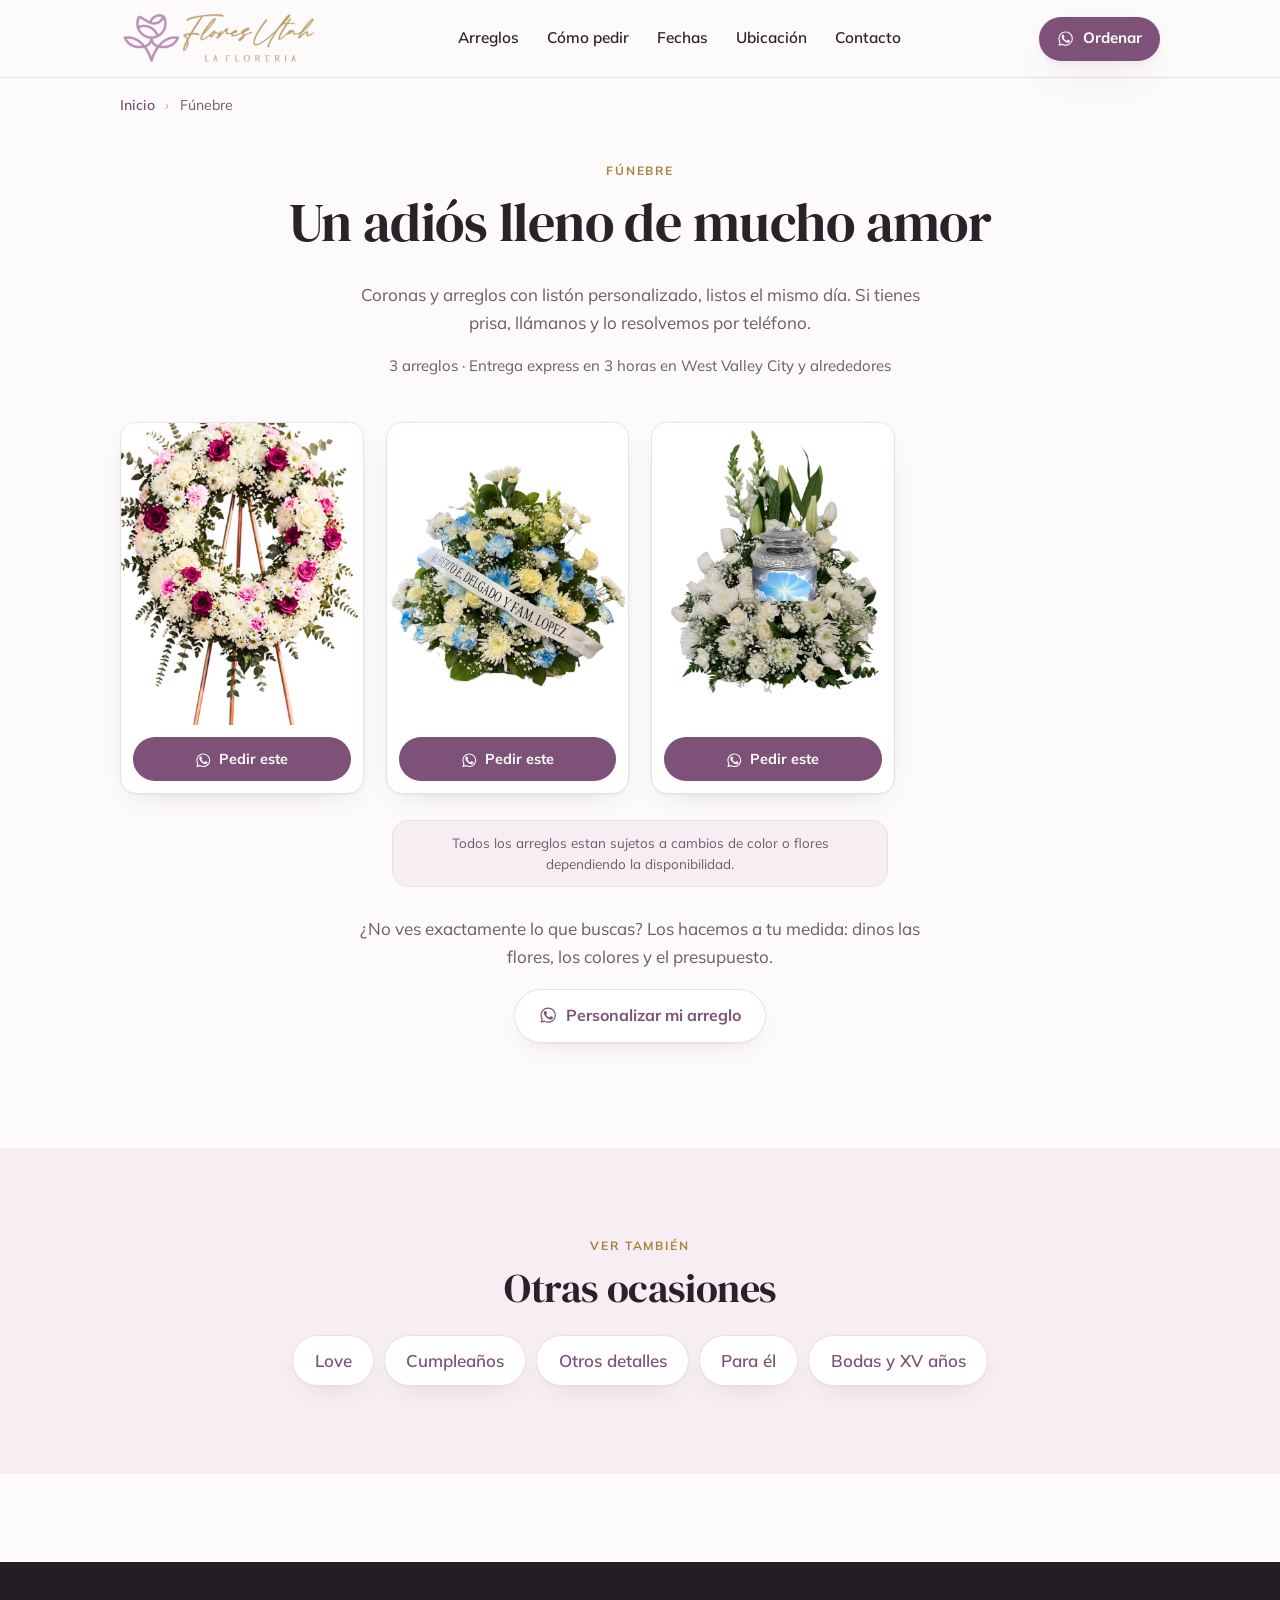
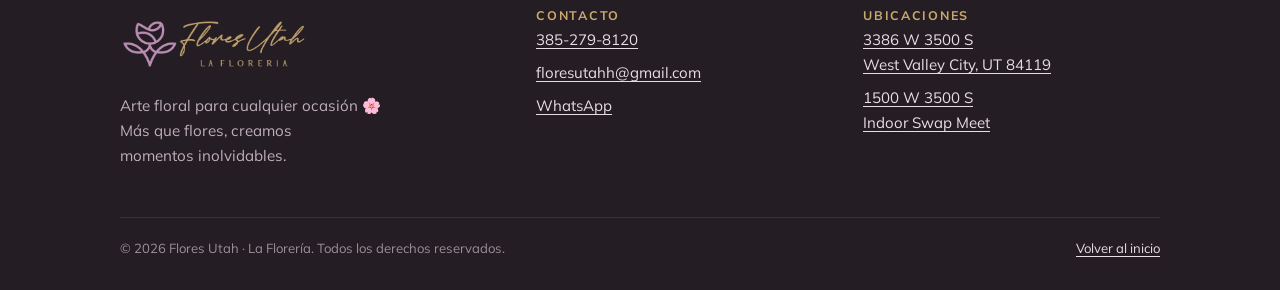
<file: coronas-funebres/index.html>
<!doctype html>
<html lang="es">
<head>
<meta charset="utf-8">
<meta name="viewport" content="width=device-width, initial-scale=1">
<title>Coronas y arreglos fúnebres en West Valley City | Flores Utah</title>
<meta name="description" content="Coronas y arreglos fúnebres con listón personalizado en West Valley City, Utah. Los tenemos listos el mismo día.">
<link rel="canonical" href="https://www.floresutah.com/coronas-funebres/">
<meta name="theme-color" content="#7E5278">
<link rel="icon" href="../favicon-32.png" sizes="32x32" type="image/png">
<link rel="apple-touch-icon" href="../apple-touch-icon.png">
<meta property="og:type" content="website">
<meta property="og:site_name" content="Flores Utah">
<meta property="og:locale" content="es_MX">
<meta property="og:url" content="https://www.floresutah.com/coronas-funebres/">
<meta property="og:title" content="Coronas y arreglos fúnebres en West Valley City | Flores Utah">
<meta property="og:description" content="Coronas y arreglos fúnebres con listón personalizado en West Valley City, Utah. Los tenemos listos el mismo día.">
<meta property="og:image" content="https://www.floresutah.com/img/cat/funebre-01.jpg">
<meta name="twitter:card" content="summary_large_image">
<link rel="preconnect" href="https://fonts.googleapis.com">
<link rel="preconnect" href="https://fonts.gstatic.com" crossorigin>
<link rel="stylesheet" href="https://fonts.googleapis.com/css2?family=DM+Serif+Display:ital@0;1&family=Mulish:wght@400;600;700&display=swap">
<link rel="stylesheet" href="../css/estilo.css">
<script type="application/ld+json">
{
 "@context": "https://schema.org",
 "@type": "CollectionPage",
 "name": "Un adiós lleno de mucho amor",
 "description": "Coronas y arreglos fúnebres con listón personalizado en West Valley City, Utah. Los tenemos listos el mismo día.",
 "url": "https://www.floresutah.com/coronas-funebres/",
 "isPartOf": {
  "@type": "WebSite",
  "url": "https://www.floresutah.com/"
 },
 "about": {
  "@type": "Florist",
  "@id": "https://www.floresutah.com/#negocio"
 },
 "breadcrumb": {
  "@type": "BreadcrumbList",
  "itemListElement": [
   {
    "@type": "ListItem",
    "position": 1,
    "name": "Inicio",
    "item": "https://www.floresutah.com/"
   },
   {
    "@type": "ListItem",
    "position": 2,
    "name": "Fúnebre",
    "item": "https://www.floresutah.com/coronas-funebres/"
   }
  ]
 },
 "mainEntity": {
  "@type": "ItemList",
  "numberOfItems": 3,
  "itemListElement": [
   {
    "@type": "ListItem",
    "position": 1,
    "item": {
     "@type": "Product",
     "name": "Fúnebre FUNEBRE-01",
     "sku": "FUNEBRE-01",
     "image": "https://www.floresutah.com/img/cat/funebre-01.jpg",
     "brand": {
      "@type": "Brand",
      "name": "Flores Utah"
     },
     "category": "Fúnebre"
    }
   },
   {
    "@type": "ListItem",
    "position": 2,
    "item": {
     "@type": "Product",
     "name": "Fúnebre FUNEBRE-02",
     "sku": "FUNEBRE-02",
     "image": "https://www.floresutah.com/img/cat/funebre-02.jpg",
     "brand": {
      "@type": "Brand",
      "name": "Flores Utah"
     },
     "category": "Fúnebre"
    }
   },
   {
    "@type": "ListItem",
    "position": 3,
    "item": {
     "@type": "Product",
     "name": "Fúnebre FUNEBRE-03",
     "sku": "FUNEBRE-03",
     "image": "https://www.floresutah.com/img/cat/funebre-03.jpg",
     "brand": {
      "@type": "Brand",
      "name": "Flores Utah"
     },
     "category": "Fúnebre"
    }
   }
  ]
 }
}
</script>
</head>
<body>
<svg width="0" height="0" style="position:absolute" aria-hidden="true" focusable="false">
  <symbol id="i-wa" viewBox="0 0 24 24"><path d="M17.5 14.4c-.3-.2-1.7-.9-2-1-.3-.1-.5-.2-.7.1-.2.3-.7 1-.9 1.2-.2.2-.3.2-.6.1-.3-.2-1.2-.5-2.3-1.4-.9-.8-1.4-1.7-1.6-2-.2-.3 0-.5.1-.6l.5-.6c.1-.2.2-.3.3-.5 0-.2 0-.4 0-.5 0-.2-.7-1.6-.9-2.2-.2-.6-.5-.5-.7-.5h-.6c-.2 0-.5.1-.8.4-.3.3-1 1-1 2.5s1.1 2.9 1.2 3.1c.1.2 2.1 3.2 5 4.5.7.3 1.3.5 1.7.6.7.2 1.3.2 1.8.1.6-.1 1.7-.7 1.9-1.4.2-.7.2-1.3.2-1.4-.1-.1-.3-.2-.6-.4zM12 2C6.5 2 2 6.5 2 12c0 1.8.5 3.4 1.3 4.9L2 22l5.3-1.3c1.4.8 3 1.2 4.7 1.2 5.5 0 10-4.5 10-10S17.5 2 12 2zm0 18.3c-1.6 0-3.1-.4-4.4-1.2l-.3-.2-3.1.8.8-3-.2-.3c-.9-1.4-1.3-2.9-1.3-4.5C3.5 7.3 7.3 3.5 12 3.5S20.5 7.3 20.5 12 16.7 20.3 12 20.3z"/></symbol>
  <symbol id="i-tel" viewBox="0 0 24 24"><path d="M6.6 10.8c1.4 2.8 3.8 5.1 6.6 6.6l2.2-2.2c.3-.3.7-.4 1-.2 1.1.4 2.4.6 3.6.6.6 0 1 .4 1 1V20c0 .6-.4 1-1 1C10.6 21 3 13.4 3 4c0-.6.4-1 1-1h3.5c.6 0 1 .4 1 1 0 1.3.2 2.5.6 3.6.1.4 0 .8-.2 1l-2.3 2.2z"/></symbol>
  <symbol id="i-pin" viewBox="0 0 24 24"><path d="M12 2C8.1 2 5 5.1 5 9c0 5.2 7 13 7 13s7-7.8 7-13c0-3.9-3.1-7-7-7zm0 9.5A2.5 2.5 0 1 1 12 6.5a2.5 2.5 0 0 1 0 5z"/></symbol>
  <symbol id="i-mail" viewBox="0 0 24 24"><path d="M20 4H4a2 2 0 0 0-2 2v12a2 2 0 0 0 2 2h16a2 2 0 0 0 2-2V6a2 2 0 0 0-2-2zm0 4.2-8 5-8-5V6l8 5 8-5v2.2z"/></symbol>
  <symbol id="i-ig" viewBox="0 0 24 24"><path d="M12 2.2c3.2 0 3.6 0 4.9.1 1.2.1 1.8.3 2.2.4.6.2 1 .5 1.4.9.4.4.7.8.9 1.4.2.4.4 1 .4 2.2.1 1.3.1 1.7.1 4.9s0 3.6-.1 4.9c-.1 1.2-.3 1.8-.4 2.2-.2.6-.5 1-.9 1.4-.4.4-.8.7-1.4.9-.4.2-1 .4-2.2.4-1.3.1-1.7.1-4.9.1s-3.6 0-4.9-.1c-1.2-.1-1.8-.3-2.2-.4-.6-.2-1-.5-1.4-.9-.4-.4-.7-.8-.9-1.4-.2-.4-.4-1-.4-2.2-.1-1.3-.1-1.7-.1-4.9s0-3.6.1-4.9c.1-1.2.3-1.8.4-2.2.2-.6.5-1 .9-1.4.4-.4.8-.7 1.4-.9.4-.2 1-.4 2.2-.4 1.3-.1 1.7-.1 4.9-.1zM12 7.8a4.2 4.2 0 1 0 0 8.4 4.2 4.2 0 0 0 0-8.4zm0 6.9a2.7 2.7 0 1 1 0-5.4 2.7 2.7 0 0 1 0 5.4zm5.4-7.1a1 1 0 1 1-2 0 1 1 0 0 1 2 0z"/></symbol>
  <symbol id="i-fb" viewBox="0 0 24 24"><path d="M13.5 21v-8h2.7l.4-3.1h-3.1V7.9c0-.9.3-1.5 1.6-1.5h1.6V3.6c-.3 0-1.3-.1-2.4-.1-2.3 0-3.9 1.4-3.9 4.1v2.3H7.7V13h2.7v8h3.1z"/></symbol>
</svg>

<a class="solo-lectores" href="#contenido">Saltar al contenido</a>

<header class="cabecera">
  <div class="env cabecera__fila">
    <a class="marca" href="../" aria-label="Flores Utah — inicio">
      <img src="../img/logo.png" width="172" height="66" alt="Flores Utah, La Florería">
    </a>
    <nav class="nav" aria-label="Principal">
      <a href="../#arreglos">Arreglos</a>
      <a href="../#como-pedir">Cómo pedir</a>
      <a href="../#fechas">Fechas</a>
      <a href="../#ubicacion">Ubicación</a>
      <a href="../#contacto">Contacto</a>
    </nav>
    <a class="btn btn--principal" href="https://wa.me/13852798120?text=Hola%20Flores%20Utah%20%F0%9F%95%8A%EF%B8%8F%20Necesito%20un%20arreglo%20f%C3%BAnebre." rel="noopener">
      <svg class="ico" aria-hidden="true"><use href="#i-wa"></use></svg>Ordenar
    </a>
  </div>
</header>

<main id="contenido">
  <nav class="migas env" aria-label="Dónde estás">
    <a href="../">Inicio</a> <span aria-hidden="true">›</span> <span>Fúnebre</span>
  </nav>

  <section class="seccion seccion--corta">
    <div class="env centrado">
      <span class="antetitulo">Fúnebre</span>
      <h1>Un adiós lleno de mucho amor</h1>
      <p class="plomo" style="max-width:58ch;margin-inline:auto">Coronas y arreglos con listón personalizado, listos el mismo día. Si tienes prisa, llámanos y lo resolvemos por teléfono.</p>
      <p class="plomo" style="font-size:.94rem">
        3 arreglos · Entrega express en 3 horas en West Valley City y alrededores
      </p>
    </div>
  </section>

  <section class="seccion seccion--sintope">
    <div class="env">
      <div class="piezas">
        <figure class="pieza">
          <img src="../img/cat/funebre-01.jpg" width="700" height="875" loading="eager" decoding="async" alt="Fúnebre — arreglo floral 1 de Flores Utah, West Valley City">
          <figcaption>
            <a class="btn btn--principal" href="https://wa.me/13852798120?text=Hola%20Flores%20Utah%20%F0%9F%95%8A%EF%B8%8F%20Necesito%20un%20arreglo%20f%C3%BAnebre%20%28foto%201%29." rel="noopener"><svg class="ico" aria-hidden="true"><use href="#i-wa"></use></svg>Pedir este</a>
          </figcaption>
        </figure>
        <figure class="pieza">
          <img src="../img/cat/funebre-02.jpg" width="700" height="875" loading="eager" decoding="async" alt="Fúnebre — arreglo floral 2 de Flores Utah, West Valley City">
          <figcaption>
            <a class="btn btn--principal" href="https://wa.me/13852798120?text=Hola%20Flores%20Utah%20%F0%9F%95%8A%EF%B8%8F%20Necesito%20un%20arreglo%20f%C3%BAnebre%20%28foto%202%29." rel="noopener"><svg class="ico" aria-hidden="true"><use href="#i-wa"></use></svg>Pedir este</a>
          </figcaption>
        </figure>
        <figure class="pieza">
          <img src="../img/cat/funebre-03.jpg" width="700" height="875" loading="eager" decoding="async" alt="Fúnebre — arreglo floral 3 de Flores Utah, West Valley City">
          <figcaption>
            <a class="btn btn--principal" href="https://wa.me/13852798120?text=Hola%20Flores%20Utah%20%F0%9F%95%8A%EF%B8%8F%20Necesito%20un%20arreglo%20f%C3%BAnebre%20%28foto%203%29." rel="noopener"><svg class="ico" aria-hidden="true"><use href="#i-wa"></use></svg>Pedir este</a>
          </figcaption>
        </figure>
      </div>
      <p class="aviso">Todos los arreglos estan sujetos a cambios de color o flores dependiendo la disponibilidad.</p>
      <p class="centrado plomo" style="margin-top:28px;max-width:58ch;margin-inline:auto">
        ¿No ves exactamente lo que buscas? Los hacemos a tu medida: dinos las flores,
        los colores y el presupuesto.
      </p>
      <p class="centrado" style="margin-top:14px">
        <a class="btn btn--fantasma" href="https://wa.me/13852798120?text=Hola%20Flores%20Utah%20%F0%9F%8C%B8%20Quiero%20un%20arreglo%20personalizado." rel="noopener">
          <svg class="ico" aria-hidden="true"><use href="#i-wa"></use></svg>Personalizar mi arreglo
        </a>
      </p>
    </div>
  </section>

  <section class="seccion seccion--tibia">
    <div class="env centrado">
      <span class="antetitulo">Ver también</span>
      <h2>Otras ocasiones</h2>
      <ul class="otras">
          <li><a href="../flores-de-amor/">Love</a></li>
          <li><a href="../flores-de-cumpleanos/">Cumpleaños</a></li>
          <li><a href="../arreglos-en-base/">Otros detalles</a></li>
          <li><a href="../flores-para-el/">Para él</a></li>
          <li><a href="../flores-para-bodas-y-xv/">Bodas y XV años</a></li>
      </ul>
    </div>
  </section>
</main>

<footer class="pie">
  <div class="env">
    <div class="pie__rejilla">
      <div>
        <img src="../img/logo.png" width="190" height="73" loading="lazy" alt="Flores Utah, La Florería">
        <p class="lema">Arte floral para cualquier ocasión 🌸<br>Más que flores, creamos momentos inolvidables.</p>
      </div>
      <div>
        <h3>Contacto</h3>
        <ul>
          <li><a href="tel:+13852798120">385-279-8120</a></li>
          <li><a href="mailto:floresutahh@gmail.com">floresutahh@gmail.com</a></li>
          <li><a href="https://wa.me/13852798120" rel="noopener">WhatsApp</a></li>
        </ul>
      </div>
      <div>
        <h3>Ubicaciones</h3>
        <ul>
          <li><a href="https://www.google.com/maps/search/?api=1&amp;query=3386+W+3500+S+West+Valley+City+UT+84119" rel="noopener">3386 W 3500 S<br>West Valley City, UT 84119</a></li>
          <li><a href="https://www.google.com/maps/search/?api=1&amp;query=1500+W+3500+S+West+Valley+City+UT" rel="noopener">1500 W 3500 S<br>Indoor Swap Meet</a></li>
        </ul>
      </div>
    </div>
    <div class="pie__legal">
      <span>© <span id="anio">2026</span> Flores Utah · La Florería. Todos los derechos reservados.</span>
      <span><a href="../">Volver al inicio</a></span>
    </div>
  </div>
</footer>

<nav class="barra" aria-label="Acciones rápidas">
  <a href="tel:+13852798120"><svg class="ico" aria-hidden="true"><use href="#i-tel"></use></svg>Llamar</a>
  <a class="destacado" href="https://wa.me/13852798120?text=Hola%20Flores%20Utah%20%F0%9F%95%8A%EF%B8%8F%20Necesito%20un%20arreglo%20f%C3%BAnebre." rel="noopener"><svg class="ico" aria-hidden="true"><use href="#i-wa"></use></svg>WhatsApp</a>
  <a href="https://www.google.com/maps/search/?api=1&amp;query=3386+W+3500+S+West+Valley+City+UT+84119" rel="noopener"><svg class="ico" aria-hidden="true"><use href="#i-pin"></use></svg>Cómo llegar</a>
</nav>

<script>document.getElementById('anio').textContent = new Date().getFullYear();</script>
</body>
</html>
</file>
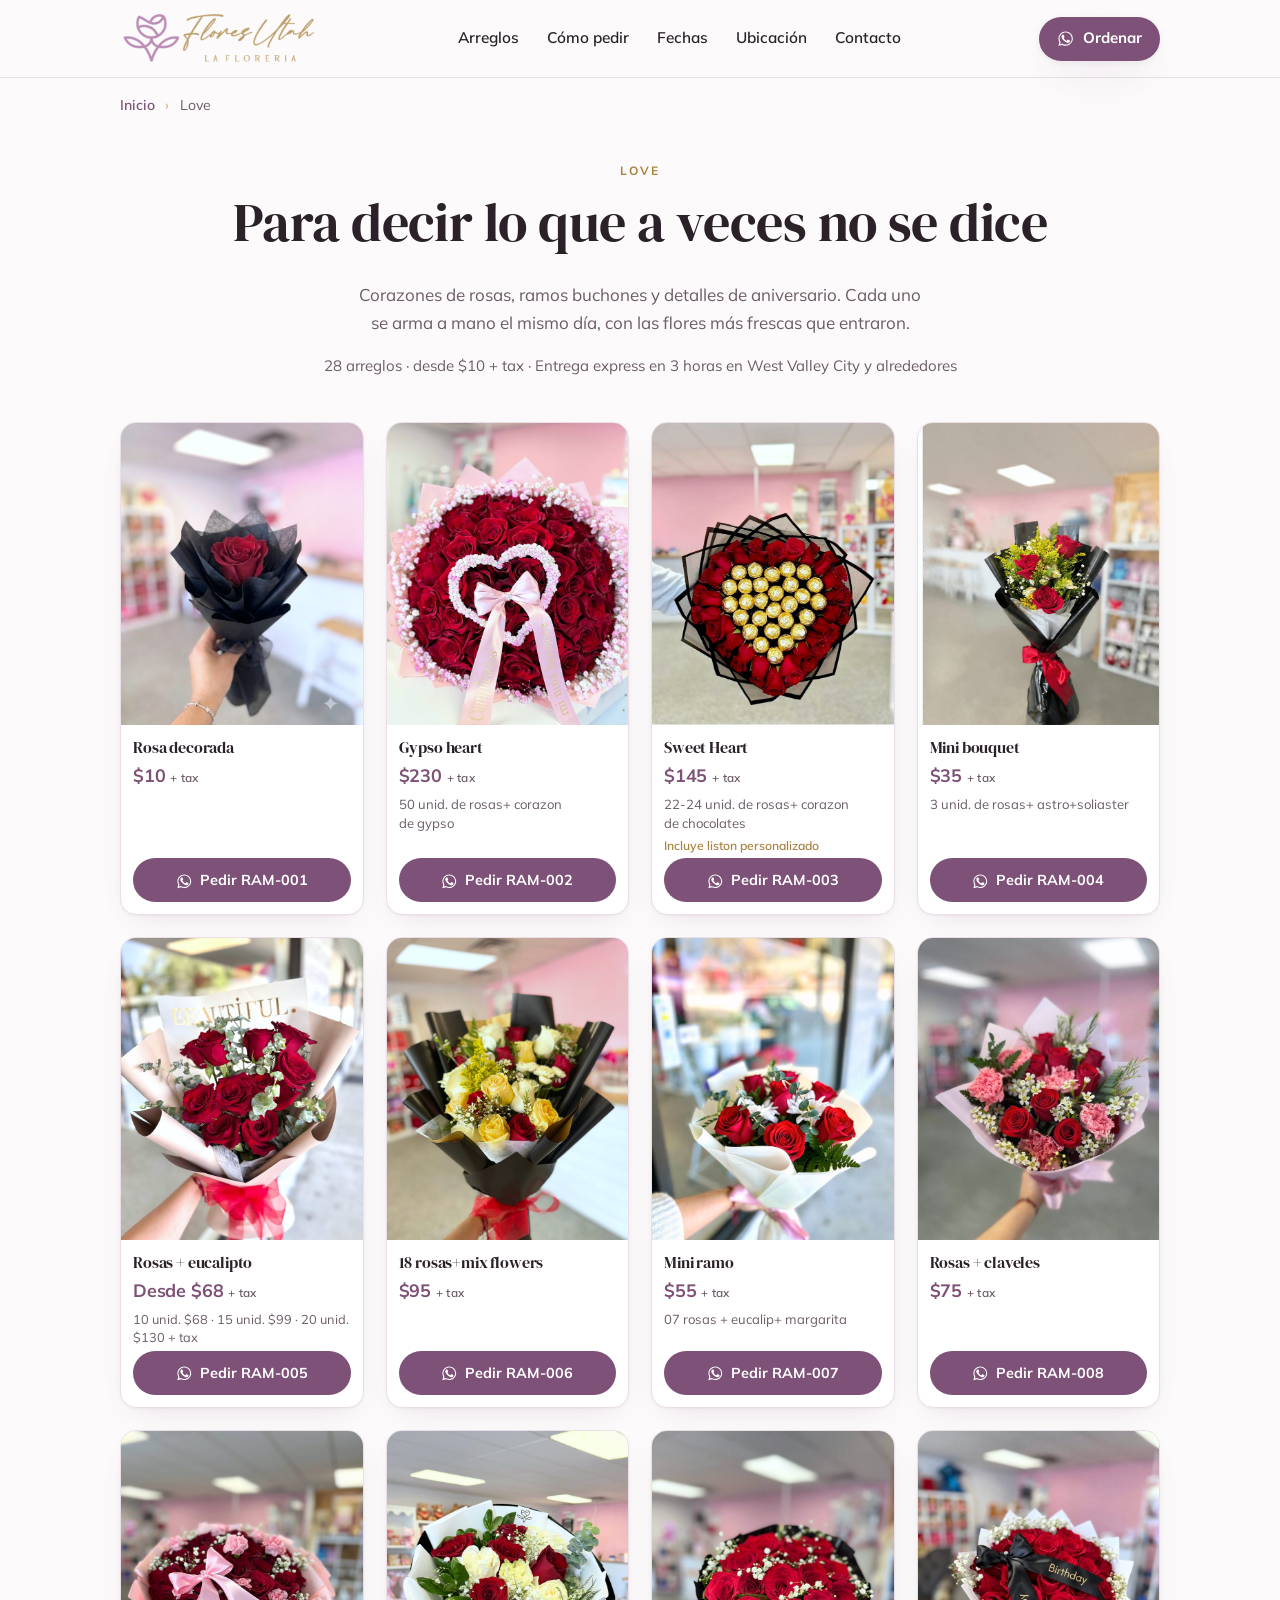
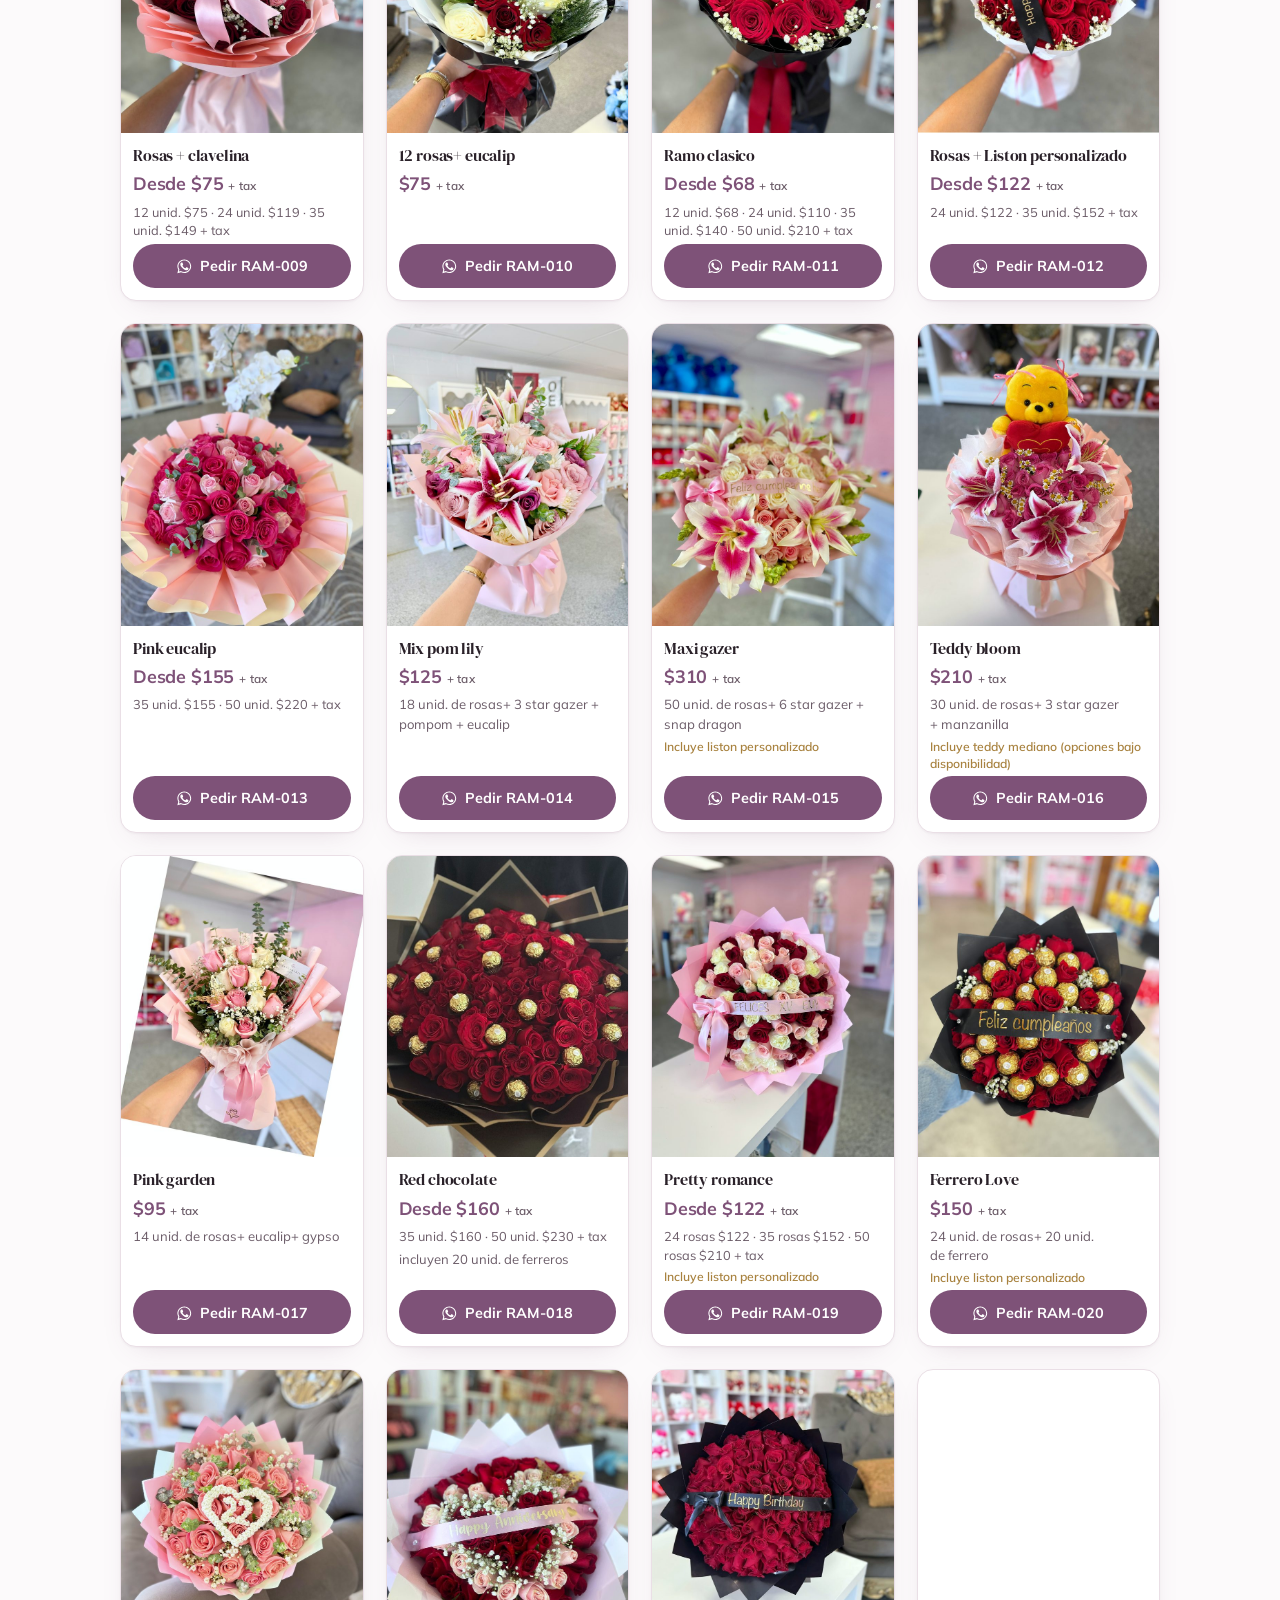
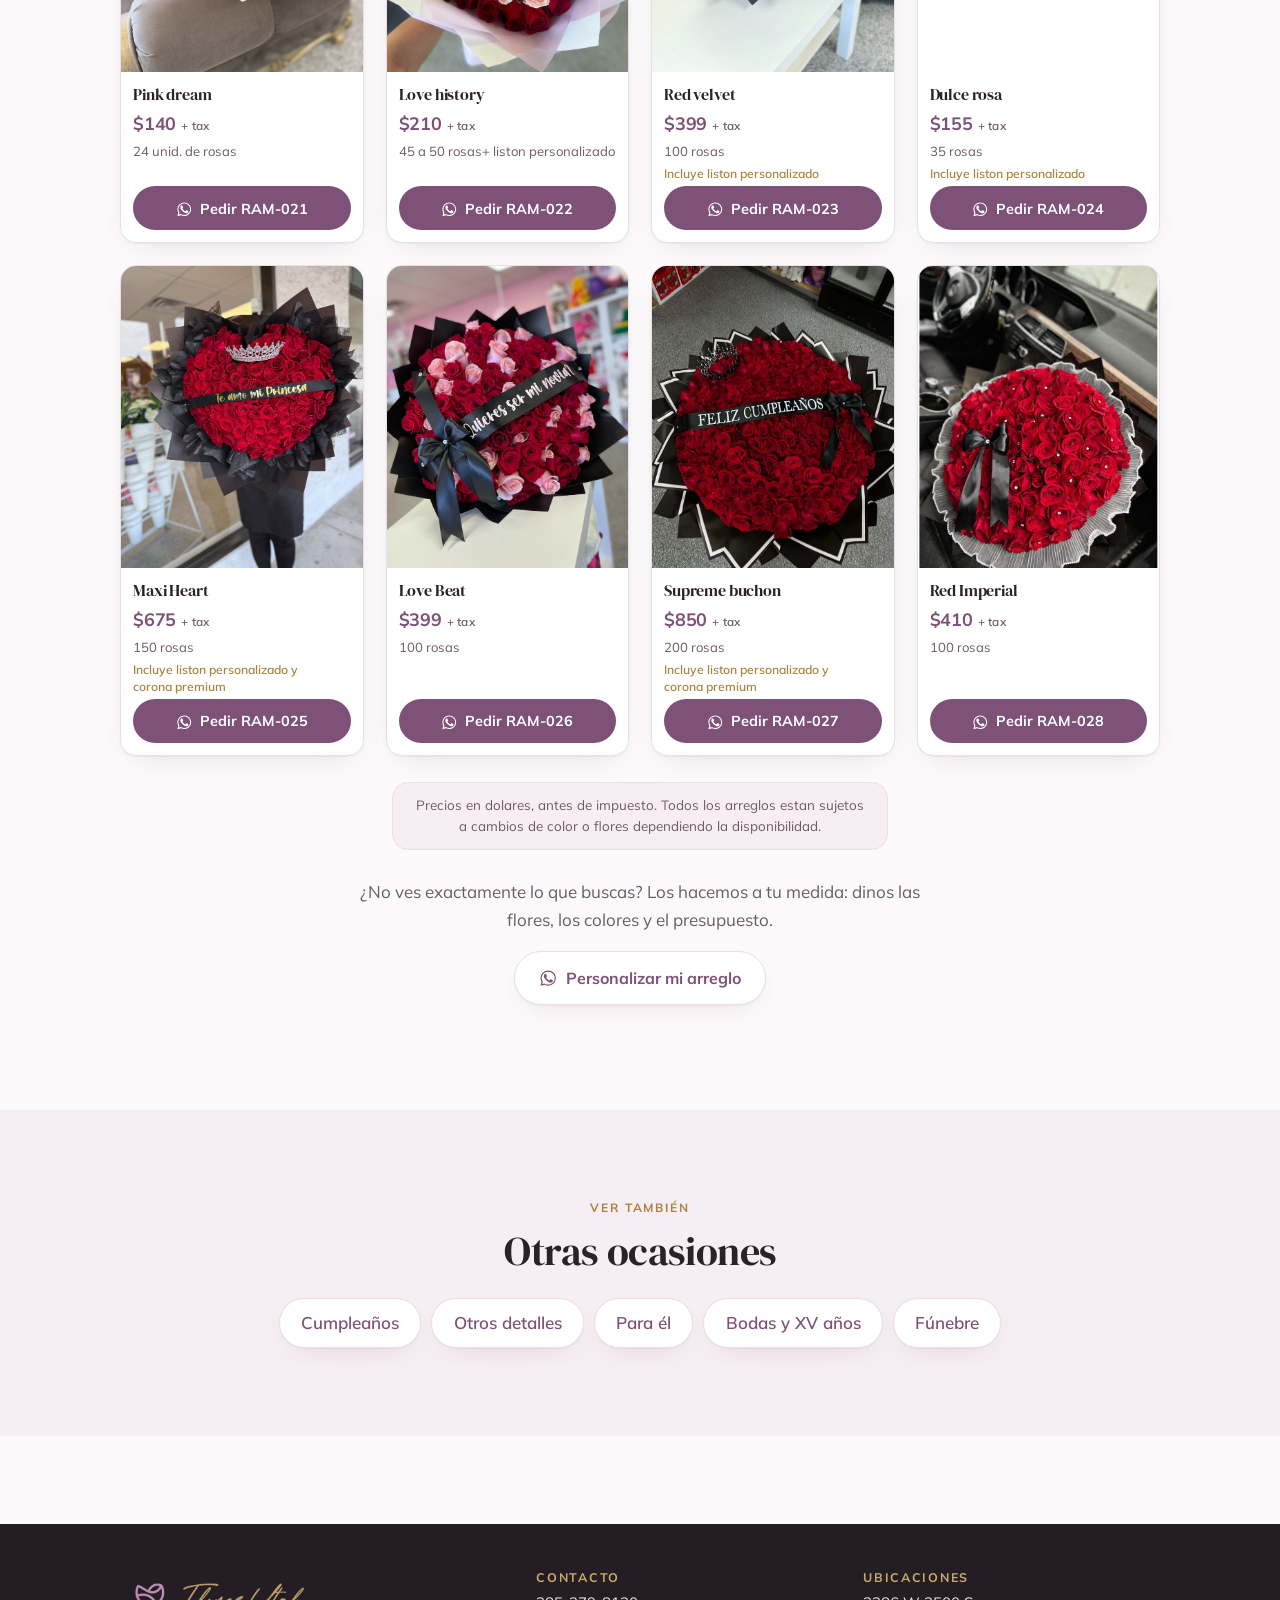
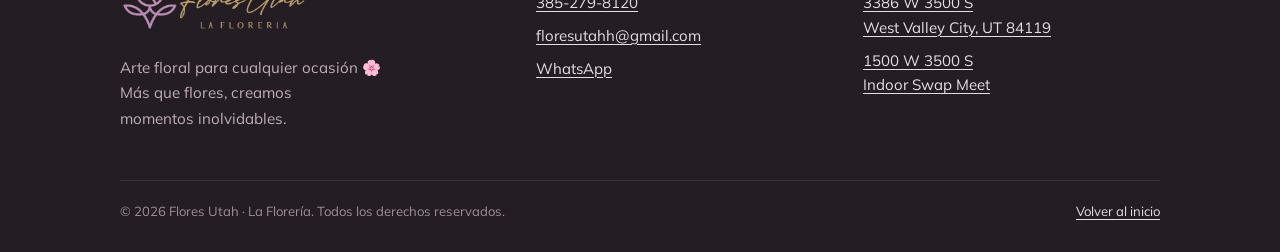
<file: flores-de-amor/index.html>
<!doctype html>
<html lang="es">
<head>
<meta charset="utf-8">
<meta name="viewport" content="width=device-width, initial-scale=1">
<title>Flores para regalar por amor en West Valley City | Flores Utah</title>
<meta name="description" content="Ramos buchones, corazones de rosas y detalles de aniversario, hechos a mano en West Valley City, Utah. Entrega express en 3 horas.">
<link rel="canonical" href="https://www.floresutah.com/flores-de-amor/">
<meta name="theme-color" content="#7E5278">
<link rel="icon" href="../favicon-32.png" sizes="32x32" type="image/png">
<link rel="apple-touch-icon" href="../apple-touch-icon.png">
<meta property="og:type" content="website">
<meta property="og:site_name" content="Flores Utah">
<meta property="og:locale" content="es_MX">
<meta property="og:url" content="https://www.floresutah.com/flores-de-amor/">
<meta property="og:title" content="Flores para regalar por amor en West Valley City | Flores Utah">
<meta property="og:description" content="Ramos buchones, corazones de rosas y detalles de aniversario, hechos a mano en West Valley City, Utah. Entrega express en 3 horas.">
<meta property="og:image" content="https://www.floresutah.com/img/cat/ram-002.jpg">
<meta name="twitter:card" content="summary_large_image">
<link rel="preconnect" href="https://fonts.googleapis.com">
<link rel="preconnect" href="https://fonts.gstatic.com" crossorigin>
<link rel="stylesheet" href="https://fonts.googleapis.com/css2?family=DM+Serif+Display:ital@0;1&family=Mulish:wght@400;600;700&display=swap">
<link rel="stylesheet" href="../css/estilo.css">
<script type="application/ld+json">
{
 "@context": "https://schema.org",
 "@type": "CollectionPage",
 "name": "Para decir lo que a veces no se dice",
 "description": "Ramos buchones, corazones de rosas y detalles de aniversario, hechos a mano en West Valley City, Utah. Entrega express en 3 horas.",
 "url": "https://www.floresutah.com/flores-de-amor/",
 "isPartOf": {
  "@type": "WebSite",
  "url": "https://www.floresutah.com/"
 },
 "about": {
  "@type": "Florist",
  "@id": "https://www.floresutah.com/#negocio"
 },
 "breadcrumb": {
  "@type": "BreadcrumbList",
  "itemListElement": [
   {
    "@type": "ListItem",
    "position": 1,
    "name": "Inicio",
    "item": "https://www.floresutah.com/"
   },
   {
    "@type": "ListItem",
    "position": 2,
    "name": "Love",
    "item": "https://www.floresutah.com/flores-de-amor/"
   }
  ]
 },
 "mainEntity": {
  "@type": "ItemList",
  "numberOfItems": 28,
  "itemListElement": [
   {
    "@type": "ListItem",
    "position": 1,
    "item": {
     "@type": "Product",
     "name": "Rosa decorada",
     "sku": "RAM-001",
     "image": "https://www.floresutah.com/img/cat/ram-001.jpg",
     "brand": {
      "@type": "Brand",
      "name": "Flores Utah"
     },
     "category": "Love",
     "offers": {
      "@type": "Offer",
      "priceCurrency": "USD",
      "availability": "https://schema.org/InStock",
      "seller": {
       "@id": "https://www.floresutah.com/#negocio"
      },
      "price": 10
     }
    }
   },
   {
    "@type": "ListItem",
    "position": 2,
    "item": {
     "@type": "Product",
     "name": "Gypso heart",
     "sku": "RAM-002",
     "image": "https://www.floresutah.com/img/cat/ram-002.jpg",
     "brand": {
      "@type": "Brand",
      "name": "Flores Utah"
     },
     "category": "Love",
     "description": "50 unid. de rosas+ corazon de gypso",
     "offers": {
      "@type": "Offer",
      "priceCurrency": "USD",
      "availability": "https://schema.org/InStock",
      "seller": {
       "@id": "https://www.floresutah.com/#negocio"
      },
      "price": 230
     }
    }
   },
   {
    "@type": "ListItem",
    "position": 3,
    "item": {
     "@type": "Product",
     "name": "Sweet Heart",
     "sku": "RAM-003",
     "image": "https://www.floresutah.com/img/cat/ram-003.jpg",
     "brand": {
      "@type": "Brand",
      "name": "Flores Utah"
     },
     "category": "Love",
     "description": "22-24 unid. de rosas+ corazon de chocolates",
     "offers": {
      "@type": "Offer",
      "priceCurrency": "USD",
      "availability": "https://schema.org/InStock",
      "seller": {
       "@id": "https://www.floresutah.com/#negocio"
      },
      "price": 145
     }
    }
   },
   {
    "@type": "ListItem",
    "position": 4,
    "item": {
     "@type": "Product",
     "name": "Mini bouquet",
     "sku": "RAM-004",
     "image": "https://www.floresutah.com/img/cat/ram-004.jpg",
     "brand": {
      "@type": "Brand",
      "name": "Flores Utah"
     },
     "category": "Love",
     "description": "3 unid. de rosas+ astro+soliaster",
     "offers": {
      "@type": "Offer",
      "priceCurrency": "USD",
      "availability": "https://schema.org/InStock",
      "seller": {
       "@id": "https://www.floresutah.com/#negocio"
      },
      "price": 35
     }
    }
   },
   {
    "@type": "ListItem",
    "position": 5,
    "item": {
     "@type": "Product",
     "name": "Rosas + eucalipto",
     "sku": "RAM-005",
     "image": "https://www.floresutah.com/img/cat/ram-005.jpg",
     "brand": {
      "@type": "Brand",
      "name": "Flores Utah"
     },
     "category": "Love",
     "offers": {
      "@type": "AggregateOffer",
      "priceCurrency": "USD",
      "availability": "https://schema.org/InStock",
      "seller": {
       "@id": "https://www.floresutah.com/#negocio"
      },
      "lowPrice": 68,
      "highPrice": 130,
      "offerCount": 3
     }
    }
   },
   {
    "@type": "ListItem",
    "position": 6,
    "item": {
     "@type": "Product",
     "name": "18 rosas+mix flowers",
     "sku": "RAM-006",
     "image": "https://www.floresutah.com/img/cat/ram-006.jpg",
     "brand": {
      "@type": "Brand",
      "name": "Flores Utah"
     },
     "category": "Love",
     "offers": {
      "@type": "Offer",
      "priceCurrency": "USD",
      "availability": "https://schema.org/InStock",
      "seller": {
       "@id": "https://www.floresutah.com/#negocio"
      },
      "price": 95
     }
    }
   },
   {
    "@type": "ListItem",
    "position": 7,
    "item": {
     "@type": "Product",
     "name": "Mini ramo",
     "sku": "RAM-007",
     "image": "https://www.floresutah.com/img/cat/ram-007.jpg",
     "brand": {
      "@type": "Brand",
      "name": "Flores Utah"
     },
     "category": "Love",
     "description": "07 rosas + eucalip+ margarita",
     "offers": {
      "@type": "Offer",
      "priceCurrency": "USD",
      "availability": "https://schema.org/InStock",
      "seller": {
       "@id": "https://www.floresutah.com/#negocio"
      },
      "price": 55
     }
    }
   },
   {
    "@type": "ListItem",
    "position": 8,
    "item": {
     "@type": "Product",
     "name": "Rosas + claveles",
     "sku": "RAM-008",
     "image": "https://www.floresutah.com/img/cat/ram-008.jpg",
     "brand": {
      "@type": "Brand",
      "name": "Flores Utah"
     },
     "category": "Love",
     "offers": {
      "@type": "Offer",
      "priceCurrency": "USD",
      "availability": "https://schema.org/InStock",
      "seller": {
       "@id": "https://www.floresutah.com/#negocio"
      },
      "price": 75
     }
    }
   },
   {
    "@type": "ListItem",
    "position": 9,
    "item": {
     "@type": "Product",
     "name": "Rosas + clavelina",
     "sku": "RAM-009",
     "image": "https://www.floresutah.com/img/cat/ram-009.jpg",
     "brand": {
      "@type": "Brand",
      "name": "Flores Utah"
     },
     "category": "Love",
     "offers": {
      "@type": "AggregateOffer",
      "priceCurrency": "USD",
      "availability": "https://schema.org/InStock",
      "seller": {
       "@id": "https://www.floresutah.com/#negocio"
      },
      "lowPrice": 75,
      "highPrice": 149,
      "offerCount": 3
     }
    }
   },
   {
    "@type": "ListItem",
    "position": 10,
    "item": {
     "@type": "Product",
     "name": "12 rosas+ eucalip",
     "sku": "RAM-010",
     "image": "https://www.floresutah.com/img/cat/ram-010.jpg",
     "brand": {
      "@type": "Brand",
      "name": "Flores Utah"
     },
     "category": "Love",
     "offers": {
      "@type": "Offer",
      "priceCurrency": "USD",
      "availability": "https://schema.org/InStock",
      "seller": {
       "@id": "https://www.floresutah.com/#negocio"
      },
      "price": 75
     }
    }
   },
   {
    "@type": "ListItem",
    "position": 11,
    "item": {
     "@type": "Product",
     "name": "Ramo clasico",
     "sku": "RAM-011",
     "image": "https://www.floresutah.com/img/cat/ram-011.jpg",
     "brand": {
      "@type": "Brand",
      "name": "Flores Utah"
     },
     "category": "Love",
     "offers": {
      "@type": "AggregateOffer",
      "priceCurrency": "USD",
      "availability": "https://schema.org/InStock",
      "seller": {
       "@id": "https://www.floresutah.com/#negocio"
      },
      "lowPrice": 68,
      "highPrice": 210,
      "offerCount": 4
     }
    }
   },
   {
    "@type": "ListItem",
    "position": 12,
    "item": {
     "@type": "Product",
     "name": "Rosas + Liston personalizado",
     "sku": "RAM-012",
     "image": "https://www.floresutah.com/img/cat/ram-012.jpg",
     "brand": {
      "@type": "Brand",
      "name": "Flores Utah"
     },
     "category": "Love",
     "offers": {
      "@type": "AggregateOffer",
      "priceCurrency": "USD",
      "availability": "https://schema.org/InStock",
      "seller": {
       "@id": "https://www.floresutah.com/#negocio"
      },
      "lowPrice": 122,
      "highPrice": 152,
      "offerCount": 2
     }
    }
   },
   {
    "@type": "ListItem",
    "position": 13,
    "item": {
     "@type": "Product",
     "name": "Pink eucalip",
     "sku": "RAM-013",
     "image": "https://www.floresutah.com/img/cat/ram-013.jpg",
     "brand": {
      "@type": "Brand",
      "name": "Flores Utah"
     },
     "category": "Love",
     "offers": {
      "@type": "AggregateOffer",
      "priceCurrency": "USD",
      "availability": "https://schema.org/InStock",
      "seller": {
       "@id": "https://www.floresutah.com/#negocio"
      },
      "lowPrice": 155,
      "highPrice": 220,
      "offerCount": 2
     }
    }
   },
   {
    "@type": "ListItem",
    "position": 14,
    "item": {
     "@type": "Product",
     "name": "Mix pom lily",
     "sku": "RAM-014",
     "image": "https://www.floresutah.com/img/cat/ram-014.jpg",
     "brand": {
      "@type": "Brand",
      "name": "Flores Utah"
     },
     "category": "Love",
     "description": "18 unid. de rosas+ 3 star gazer + pompom + eucalip",
     "offers": {
      "@type": "Offer",
      "priceCurrency": "USD",
      "availability": "https://schema.org/InStock",
      "seller": {
       "@id": "https://www.floresutah.com/#negocio"
      },
      "price": 125
     }
    }
   },
   {
    "@type": "ListItem",
    "position": 15,
    "item": {
     "@type": "Product",
     "name": "Maxi gazer",
     "sku": "RAM-015",
     "image": "https://www.floresutah.com/img/cat/ram-015.jpg",
     "brand": {
      "@type": "Brand",
      "name": "Flores Utah"
     },
     "category": "Love",
     "description": "50 unid. de rosas+ 6 star gazer + snap dragon",
     "offers": {
      "@type": "Offer",
      "priceCurrency": "USD",
      "availability": "https://schema.org/InStock",
      "seller": {
       "@id": "https://www.floresutah.com/#negocio"
      },
      "price": 310
     }
    }
   },
   {
    "@type": "ListItem",
    "position": 16,
    "item": {
     "@type": "Product",
     "name": "Teddy bloom",
     "sku": "RAM-016",
     "image": "https://www.floresutah.com/img/cat/ram-016.jpg",
     "brand": {
      "@type": "Brand",
      "name": "Flores Utah"
     },
     "category": "Love",
     "description": "30 unid. de rosas+ 3 star gazer + manzanilla",
     "offers": {
      "@type": "Offer",
      "priceCurrency": "USD",
      "availability": "https://schema.org/InStock",
      "seller": {
       "@id": "https://www.floresutah.com/#negocio"
      },
      "price": 210
     }
    }
   },
   {
    "@type": "ListItem",
    "position": 17,
    "item": {
     "@type": "Product",
     "name": "Pink garden",
     "sku": "RAM-017",
     "image": "https://www.floresutah.com/img/cat/ram-017.jpg",
     "brand": {
      "@type": "Brand",
      "name": "Flores Utah"
     },
     "category": "Love",
     "description": "14 unid. de rosas+ eucalip+ gypso",
     "offers": {
      "@type": "Offer",
      "priceCurrency": "USD",
      "availability": "https://schema.org/InStock",
      "seller": {
       "@id": "https://www.floresutah.com/#negocio"
      },
      "price": 95
     }
    }
   },
   {
    "@type": "ListItem",
    "position": 18,
    "item": {
     "@type": "Product",
     "name": "Red chocolate",
     "sku": "RAM-018",
     "image": "https://www.floresutah.com/img/cat/ram-018.jpg",
     "brand": {
      "@type": "Brand",
      "name": "Flores Utah"
     },
     "category": "Love",
     "description": "incluyen 20 unid. de ferreros",
     "offers": {
      "@type": "AggregateOffer",
      "priceCurrency": "USD",
      "availability": "https://schema.org/InStock",
      "seller": {
       "@id": "https://www.floresutah.com/#negocio"
      },
      "lowPrice": 160,
      "highPrice": 230,
      "offerCount": 2
     }
    }
   },
   {
    "@type": "ListItem",
    "position": 19,
    "item": {
     "@type": "Product",
     "name": "Pretty romance",
     "sku": "RAM-019",
     "image": "https://www.floresutah.com/img/cat/ram-019.jpg",
     "brand": {
      "@type": "Brand",
      "name": "Flores Utah"
     },
     "category": "Love",
     "offers": {
      "@type": "AggregateOffer",
      "priceCurrency": "USD",
      "availability": "https://schema.org/InStock",
      "seller": {
       "@id": "https://www.floresutah.com/#negocio"
      },
      "lowPrice": 122,
      "highPrice": 210,
      "offerCount": 3
     }
    }
   },
   {
    "@type": "ListItem",
    "position": 20,
    "item": {
     "@type": "Product",
     "name": "Ferrero Love",
     "sku": "RAM-020",
     "image": "https://www.floresutah.com/img/cat/ram-020.jpg",
     "brand": {
      "@type": "Brand",
      "name": "Flores Utah"
     },
     "category": "Love",
     "description": "24 unid. de rosas+ 20 unid. de ferrero",
     "offers": {
      "@type": "Offer",
      "priceCurrency": "USD",
      "availability": "https://schema.org/InStock",
      "seller": {
       "@id": "https://www.floresutah.com/#negocio"
      },
      "price": 150
     }
    }
   },
   {
    "@type": "ListItem",
    "position": 21,
    "item": {
     "@type": "Product",
     "name": "Pink dream",
     "sku": "RAM-021",
     "image": "https://www.floresutah.com/img/cat/ram-021.jpg",
     "brand": {
      "@type": "Brand",
      "name": "Flores Utah"
     },
     "category": "Love",
     "description": "24 unid. de rosas",
     "offers": {
      "@type": "Offer",
      "priceCurrency": "USD",
      "availability": "https://schema.org/InStock",
      "seller": {
       "@id": "https://www.floresutah.com/#negocio"
      },
      "price": 140
     }
    }
   },
   {
    "@type": "ListItem",
    "position": 22,
    "item": {
     "@type": "Product",
     "name": "Love history",
     "sku": "RAM-022",
     "image": "https://www.floresutah.com/img/cat/ram-022.jpg",
     "brand": {
      "@type": "Brand",
      "name": "Flores Utah"
     },
     "category": "Love",
     "description": "45 a 50 rosas+ liston personalizado",
     "offers": {
      "@type": "Offer",
      "priceCurrency": "USD",
      "availability": "https://schema.org/InStock",
      "seller": {
       "@id": "https://www.floresutah.com/#negocio"
      },
      "price": 210
     }
    }
   },
   {
    "@type": "ListItem",
    "position": 23,
    "item": {
     "@type": "Product",
     "name": "Red velvet",
     "sku": "RAM-023",
     "image": "https://www.floresutah.com/img/cat/ram-023.jpg",
     "brand": {
      "@type": "Brand",
      "name": "Flores Utah"
     },
     "category": "Love",
     "description": "100 rosas",
     "offers": {
      "@type": "Offer",
      "priceCurrency": "USD",
      "availability": "https://schema.org/InStock",
      "seller": {
       "@id": "https://www.floresutah.com/#negocio"
      },
      "price": 399
     }
    }
   },
   {
    "@type": "ListItem",
    "position": 24,
    "item": {
     "@type": "Product",
     "name": "Dulce rosa",
     "sku": "RAM-024",
     "image": "https://www.floresutah.com/img/cat/ram-024.jpg",
     "brand": {
      "@type": "Brand",
      "name": "Flores Utah"
     },
     "category": "Love",
     "description": "35 rosas",
     "offers": {
      "@type": "Offer",
      "priceCurrency": "USD",
      "availability": "https://schema.org/InStock",
      "seller": {
       "@id": "https://www.floresutah.com/#negocio"
      },
      "price": 155
     }
    }
   },
   {
    "@type": "ListItem",
    "position": 25,
    "item": {
     "@type": "Product",
     "name": "Maxi Heart",
     "sku": "RAM-025",
     "image": "https://www.floresutah.com/img/cat/ram-025.jpg",
     "brand": {
      "@type": "Brand",
      "name": "Flores Utah"
     },
     "category": "Love",
     "description": "150 rosas",
     "offers": {
      "@type": "Offer",
      "priceCurrency": "USD",
      "availability": "https://schema.org/InStock",
      "seller": {
       "@id": "https://www.floresutah.com/#negocio"
      },
      "price": 675
     }
    }
   },
   {
    "@type": "ListItem",
    "position": 26,
    "item": {
     "@type": "Product",
     "name": "Love Beat",
     "sku": "RAM-026",
     "image": "https://www.floresutah.com/img/cat/ram-026.jpg",
     "brand": {
      "@type": "Brand",
      "name": "Flores Utah"
     },
     "category": "Love",
     "description": "100 rosas",
     "offers": {
      "@type": "Offer",
      "priceCurrency": "USD",
      "availability": "https://schema.org/InStock",
      "seller": {
       "@id": "https://www.floresutah.com/#negocio"
      },
      "price": 399
     }
    }
   },
   {
    "@type": "ListItem",
    "position": 27,
    "item": {
     "@type": "Product",
     "name": "Supreme buchon",
     "sku": "RAM-027",
     "image": "https://www.floresutah.com/img/cat/ram-027.jpg",
     "brand": {
      "@type": "Brand",
      "name": "Flores Utah"
     },
     "category": "Love",
     "description": "200 rosas",
     "offers": {
      "@type": "Offer",
      "priceCurrency": "USD",
      "availability": "https://schema.org/InStock",
      "seller": {
       "@id": "https://www.floresutah.com/#negocio"
      },
      "price": 850
     }
    }
   },
   {
    "@type": "ListItem",
    "position": 28,
    "item": {
     "@type": "Product",
     "name": "Red Imperial",
     "sku": "RAM-028",
     "image": "https://www.floresutah.com/img/cat/ram-028.jpg",
     "brand": {
      "@type": "Brand",
      "name": "Flores Utah"
     },
     "category": "Love",
     "description": "100 rosas",
     "offers": {
      "@type": "Offer",
      "priceCurrency": "USD",
      "availability": "https://schema.org/InStock",
      "seller": {
       "@id": "https://www.floresutah.com/#negocio"
      },
      "price": 410
     }
    }
   }
  ]
 }
}
</script>
</head>
<body>
<svg width="0" height="0" style="position:absolute" aria-hidden="true" focusable="false">
  <symbol id="i-wa" viewBox="0 0 24 24"><path d="M17.5 14.4c-.3-.2-1.7-.9-2-1-.3-.1-.5-.2-.7.1-.2.3-.7 1-.9 1.2-.2.2-.3.2-.6.1-.3-.2-1.2-.5-2.3-1.4-.9-.8-1.4-1.7-1.6-2-.2-.3 0-.5.1-.6l.5-.6c.1-.2.2-.3.3-.5 0-.2 0-.4 0-.5 0-.2-.7-1.6-.9-2.2-.2-.6-.5-.5-.7-.5h-.6c-.2 0-.5.1-.8.4-.3.3-1 1-1 2.5s1.1 2.9 1.2 3.1c.1.2 2.1 3.2 5 4.5.7.3 1.3.5 1.7.6.7.2 1.3.2 1.8.1.6-.1 1.7-.7 1.9-1.4.2-.7.2-1.3.2-1.4-.1-.1-.3-.2-.6-.4zM12 2C6.5 2 2 6.5 2 12c0 1.8.5 3.4 1.3 4.9L2 22l5.3-1.3c1.4.8 3 1.2 4.7 1.2 5.5 0 10-4.5 10-10S17.5 2 12 2zm0 18.3c-1.6 0-3.1-.4-4.4-1.2l-.3-.2-3.1.8.8-3-.2-.3c-.9-1.4-1.3-2.9-1.3-4.5C3.5 7.3 7.3 3.5 12 3.5S20.5 7.3 20.5 12 16.7 20.3 12 20.3z"/></symbol>
  <symbol id="i-tel" viewBox="0 0 24 24"><path d="M6.6 10.8c1.4 2.8 3.8 5.1 6.6 6.6l2.2-2.2c.3-.3.7-.4 1-.2 1.1.4 2.4.6 3.6.6.6 0 1 .4 1 1V20c0 .6-.4 1-1 1C10.6 21 3 13.4 3 4c0-.6.4-1 1-1h3.5c.6 0 1 .4 1 1 0 1.3.2 2.5.6 3.6.1.4 0 .8-.2 1l-2.3 2.2z"/></symbol>
  <symbol id="i-pin" viewBox="0 0 24 24"><path d="M12 2C8.1 2 5 5.1 5 9c0 5.2 7 13 7 13s7-7.8 7-13c0-3.9-3.1-7-7-7zm0 9.5A2.5 2.5 0 1 1 12 6.5a2.5 2.5 0 0 1 0 5z"/></symbol>
  <symbol id="i-mail" viewBox="0 0 24 24"><path d="M20 4H4a2 2 0 0 0-2 2v12a2 2 0 0 0 2 2h16a2 2 0 0 0 2-2V6a2 2 0 0 0-2-2zm0 4.2-8 5-8-5V6l8 5 8-5v2.2z"/></symbol>
  <symbol id="i-ig" viewBox="0 0 24 24"><path d="M12 2.2c3.2 0 3.6 0 4.9.1 1.2.1 1.8.3 2.2.4.6.2 1 .5 1.4.9.4.4.7.8.9 1.4.2.4.4 1 .4 2.2.1 1.3.1 1.7.1 4.9s0 3.6-.1 4.9c-.1 1.2-.3 1.8-.4 2.2-.2.6-.5 1-.9 1.4-.4.4-.8.7-1.4.9-.4.2-1 .4-2.2.4-1.3.1-1.7.1-4.9.1s-3.6 0-4.9-.1c-1.2-.1-1.8-.3-2.2-.4-.6-.2-1-.5-1.4-.9-.4-.4-.7-.8-.9-1.4-.2-.4-.4-1-.4-2.2-.1-1.3-.1-1.7-.1-4.9s0-3.6.1-4.9c.1-1.2.3-1.8.4-2.2.2-.6.5-1 .9-1.4.4-.4.8-.7 1.4-.9.4-.2 1-.4 2.2-.4 1.3-.1 1.7-.1 4.9-.1zM12 7.8a4.2 4.2 0 1 0 0 8.4 4.2 4.2 0 0 0 0-8.4zm0 6.9a2.7 2.7 0 1 1 0-5.4 2.7 2.7 0 0 1 0 5.4zm5.4-7.1a1 1 0 1 1-2 0 1 1 0 0 1 2 0z"/></symbol>
  <symbol id="i-fb" viewBox="0 0 24 24"><path d="M13.5 21v-8h2.7l.4-3.1h-3.1V7.9c0-.9.3-1.5 1.6-1.5h1.6V3.6c-.3 0-1.3-.1-2.4-.1-2.3 0-3.9 1.4-3.9 4.1v2.3H7.7V13h2.7v8h3.1z"/></symbol>
</svg>

<a class="solo-lectores" href="#contenido">Saltar al contenido</a>

<header class="cabecera">
  <div class="env cabecera__fila">
    <a class="marca" href="../" aria-label="Flores Utah — inicio">
      <img src="../img/logo.png" width="172" height="66" alt="Flores Utah, La Florería">
    </a>
    <nav class="nav" aria-label="Principal">
      <a href="../#arreglos">Arreglos</a>
      <a href="../#como-pedir">Cómo pedir</a>
      <a href="../#fechas">Fechas</a>
      <a href="../#ubicacion">Ubicación</a>
      <a href="../#contacto">Contacto</a>
    </nav>
    <a class="btn btn--principal" href="https://wa.me/13852798120?text=Hola%20Flores%20Utah%20%F0%9F%8C%B8%20Me%20interesa%20un%20arreglo%20de%20amor." rel="noopener">
      <svg class="ico" aria-hidden="true"><use href="#i-wa"></use></svg>Ordenar
    </a>
  </div>
</header>

<main id="contenido">
  <nav class="migas env" aria-label="Dónde estás">
    <a href="../">Inicio</a> <span aria-hidden="true">›</span> <span>Love</span>
  </nav>

  <section class="seccion seccion--corta">
    <div class="env centrado">
      <span class="antetitulo">Love</span>
      <h1>Para decir lo que a veces no se dice</h1>
      <p class="plomo" style="max-width:58ch;margin-inline:auto">Corazones de rosas, ramos buchones y detalles de aniversario. Cada uno se arma a mano el mismo día, con las flores más frescas que entraron.</p>
      <p class="plomo" style="font-size:.94rem">
        28 arreglos · desde $10 + tax · Entrega express en 3 horas en West Valley City y alrededores
      </p>
    </div>
  </section>

  <section class="seccion seccion--sintope">
    <div class="env">
      <div class="piezas">
        <figure class="pieza">
          <img src="../img/cat/ram-001.jpg" width="700" height="875" loading="eager" decoding="async" alt="Rosa decorada — love, arreglo floral de Flores Utah en West Valley City">
          <figcaption>
            <h3 class="pieza__nombre">Rosa decorada</h3>
            <p class="pieza__precio">$10 <span>+ tax</span></p>
            <a class="btn btn--principal" href="https://wa.me/13852798120?text=Hola%20Flores%20Utah%20%F0%9F%8C%B8%20Me%20interesa%20un%20arreglo%20de%20amor%3A%20RAM-001%20%28Rosa%20decorada%29." rel="noopener"><svg class="ico" aria-hidden="true"><use href="#i-wa"></use></svg>Pedir RAM-001</a>
          </figcaption>
        </figure>
        <figure class="pieza">
          <img src="../img/cat/ram-002.jpg" width="700" height="875" loading="eager" decoding="async" alt="Gypso heart — love, arreglo floral de Flores Utah en West Valley City">
          <figcaption>
            <h3 class="pieza__nombre">Gypso heart</h3>
            <p class="pieza__precio">$230 <span>+ tax</span></p>
            <p class="pieza__detalle">50 unid. de rosas+ corazon de gypso</p>
            <a class="btn btn--principal" href="https://wa.me/13852798120?text=Hola%20Flores%20Utah%20%F0%9F%8C%B8%20Me%20interesa%20un%20arreglo%20de%20amor%3A%20RAM-002%20%28Gypso%20heart%29." rel="noopener"><svg class="ico" aria-hidden="true"><use href="#i-wa"></use></svg>Pedir RAM-002</a>
          </figcaption>
        </figure>
        <figure class="pieza">
          <img src="../img/cat/ram-003.jpg" width="700" height="875" loading="eager" decoding="async" alt="Sweet Heart — love, arreglo floral de Flores Utah en West Valley City">
          <figcaption>
            <h3 class="pieza__nombre">Sweet Heart</h3>
            <p class="pieza__precio">$145 <span>+ tax</span></p>
            <p class="pieza__detalle">22-24 unid. de rosas+ corazon de chocolates</p>
            <p class="pieza__nota">Incluye liston personalizado</p>
            <a class="btn btn--principal" href="https://wa.me/13852798120?text=Hola%20Flores%20Utah%20%F0%9F%8C%B8%20Me%20interesa%20un%20arreglo%20de%20amor%3A%20RAM-003%20%28Sweet%20Heart%29." rel="noopener"><svg class="ico" aria-hidden="true"><use href="#i-wa"></use></svg>Pedir RAM-003</a>
          </figcaption>
        </figure>
        <figure class="pieza">
          <img src="../img/cat/ram-004.jpg" width="700" height="875" loading="eager" decoding="async" alt="Mini bouquet — love, arreglo floral de Flores Utah en West Valley City">
          <figcaption>
            <h3 class="pieza__nombre">Mini bouquet</h3>
            <p class="pieza__precio">$35 <span>+ tax</span></p>
            <p class="pieza__detalle">3 unid. de rosas+ astro+soliaster</p>
            <a class="btn btn--principal" href="https://wa.me/13852798120?text=Hola%20Flores%20Utah%20%F0%9F%8C%B8%20Me%20interesa%20un%20arreglo%20de%20amor%3A%20RAM-004%20%28Mini%20bouquet%29." rel="noopener"><svg class="ico" aria-hidden="true"><use href="#i-wa"></use></svg>Pedir RAM-004</a>
          </figcaption>
        </figure>
        <figure class="pieza">
          <img src="../img/cat/ram-005.jpg" width="700" height="875" loading="lazy" decoding="async" alt="Rosas + eucalipto — love, arreglo floral de Flores Utah en West Valley City">
          <figcaption>
            <h3 class="pieza__nombre">Rosas + eucalipto</h3>
            <p class="pieza__precio">Desde $68 <span>+ tax</span></p>
            <p class="pieza__medidas">10 unid. $68 · 15 unid. $99 · 20 unid. $130 <span>+ tax</span></p>
            <a class="btn btn--principal" href="https://wa.me/13852798120?text=Hola%20Flores%20Utah%20%F0%9F%8C%B8%20Me%20interesa%20un%20arreglo%20de%20amor%3A%20RAM-005%20%28Rosas%20%2B%20eucalipto%29." rel="noopener"><svg class="ico" aria-hidden="true"><use href="#i-wa"></use></svg>Pedir RAM-005</a>
          </figcaption>
        </figure>
        <figure class="pieza">
          <img src="../img/cat/ram-006.jpg" width="700" height="875" loading="lazy" decoding="async" alt="18 rosas+mix flowers — love, arreglo floral de Flores Utah en West Valley City">
          <figcaption>
            <h3 class="pieza__nombre">18 rosas+mix flowers</h3>
            <p class="pieza__precio">$95 <span>+ tax</span></p>
            <a class="btn btn--principal" href="https://wa.me/13852798120?text=Hola%20Flores%20Utah%20%F0%9F%8C%B8%20Me%20interesa%20un%20arreglo%20de%20amor%3A%20RAM-006%20%2818%20rosas%2Bmix%20flowers%29." rel="noopener"><svg class="ico" aria-hidden="true"><use href="#i-wa"></use></svg>Pedir RAM-006</a>
          </figcaption>
        </figure>
        <figure class="pieza">
          <img src="../img/cat/ram-007.jpg" width="700" height="875" loading="lazy" decoding="async" alt="Mini ramo — love, arreglo floral de Flores Utah en West Valley City">
          <figcaption>
            <h3 class="pieza__nombre">Mini ramo</h3>
            <p class="pieza__precio">$55 <span>+ tax</span></p>
            <p class="pieza__detalle">07 rosas + eucalip+ margarita</p>
            <a class="btn btn--principal" href="https://wa.me/13852798120?text=Hola%20Flores%20Utah%20%F0%9F%8C%B8%20Me%20interesa%20un%20arreglo%20de%20amor%3A%20RAM-007%20%28Mini%20ramo%29." rel="noopener"><svg class="ico" aria-hidden="true"><use href="#i-wa"></use></svg>Pedir RAM-007</a>
          </figcaption>
        </figure>
        <figure class="pieza">
          <img src="../img/cat/ram-008.jpg" width="700" height="875" loading="lazy" decoding="async" alt="Rosas + claveles — love, arreglo floral de Flores Utah en West Valley City">
          <figcaption>
            <h3 class="pieza__nombre">Rosas + claveles</h3>
            <p class="pieza__precio">$75 <span>+ tax</span></p>
            <a class="btn btn--principal" href="https://wa.me/13852798120?text=Hola%20Flores%20Utah%20%F0%9F%8C%B8%20Me%20interesa%20un%20arreglo%20de%20amor%3A%20RAM-008%20%28Rosas%20%2B%20claveles%29." rel="noopener"><svg class="ico" aria-hidden="true"><use href="#i-wa"></use></svg>Pedir RAM-008</a>
          </figcaption>
        </figure>
        <figure class="pieza">
          <img src="../img/cat/ram-009.jpg" width="700" height="875" loading="lazy" decoding="async" alt="Rosas + clavelina — love, arreglo floral de Flores Utah en West Valley City">
          <figcaption>
            <h3 class="pieza__nombre">Rosas + clavelina</h3>
            <p class="pieza__precio">Desde $75 <span>+ tax</span></p>
            <p class="pieza__medidas">12 unid. $75 · 24 unid. $119 · 35 unid. $149 <span>+ tax</span></p>
            <a class="btn btn--principal" href="https://wa.me/13852798120?text=Hola%20Flores%20Utah%20%F0%9F%8C%B8%20Me%20interesa%20un%20arreglo%20de%20amor%3A%20RAM-009%20%28Rosas%20%2B%20clavelina%29." rel="noopener"><svg class="ico" aria-hidden="true"><use href="#i-wa"></use></svg>Pedir RAM-009</a>
          </figcaption>
        </figure>
        <figure class="pieza">
          <img src="../img/cat/ram-010.jpg" width="700" height="875" loading="lazy" decoding="async" alt="12 rosas+ eucalip — love, arreglo floral de Flores Utah en West Valley City">
          <figcaption>
            <h3 class="pieza__nombre">12 rosas+ eucalip</h3>
            <p class="pieza__precio">$75 <span>+ tax</span></p>
            <a class="btn btn--principal" href="https://wa.me/13852798120?text=Hola%20Flores%20Utah%20%F0%9F%8C%B8%20Me%20interesa%20un%20arreglo%20de%20amor%3A%20RAM-010%20%2812%20rosas%2B%20eucalip%29." rel="noopener"><svg class="ico" aria-hidden="true"><use href="#i-wa"></use></svg>Pedir RAM-010</a>
          </figcaption>
        </figure>
        <figure class="pieza">
          <img src="../img/cat/ram-011.jpg" width="700" height="875" loading="lazy" decoding="async" alt="Ramo clasico — love, arreglo floral de Flores Utah en West Valley City">
          <figcaption>
            <h3 class="pieza__nombre">Ramo clasico</h3>
            <p class="pieza__precio">Desde $68 <span>+ tax</span></p>
            <p class="pieza__medidas">12 unid. $68 · 24 unid. $110 · 35 unid. $140 · 50 unid. $210 <span>+ tax</span></p>
            <a class="btn btn--principal" href="https://wa.me/13852798120?text=Hola%20Flores%20Utah%20%F0%9F%8C%B8%20Me%20interesa%20un%20arreglo%20de%20amor%3A%20RAM-011%20%28Ramo%20clasico%29." rel="noopener"><svg class="ico" aria-hidden="true"><use href="#i-wa"></use></svg>Pedir RAM-011</a>
          </figcaption>
        </figure>
        <figure class="pieza">
          <img src="../img/cat/ram-012.jpg" width="700" height="875" loading="lazy" decoding="async" alt="Rosas + Liston personalizado — love, arreglo floral de Flores Utah en West Valley City">
          <figcaption>
            <h3 class="pieza__nombre">Rosas + Liston personalizado</h3>
            <p class="pieza__precio">Desde $122 <span>+ tax</span></p>
            <p class="pieza__medidas">24 unid. $122 · 35 unid. $152 <span>+ tax</span></p>
            <a class="btn btn--principal" href="https://wa.me/13852798120?text=Hola%20Flores%20Utah%20%F0%9F%8C%B8%20Me%20interesa%20un%20arreglo%20de%20amor%3A%20RAM-012%20%28Rosas%20%2B%20Liston%20personalizado%29." rel="noopener"><svg class="ico" aria-hidden="true"><use href="#i-wa"></use></svg>Pedir RAM-012</a>
          </figcaption>
        </figure>
        <figure class="pieza">
          <img src="../img/cat/ram-013.jpg" width="700" height="875" loading="lazy" decoding="async" alt="Pink eucalip — love, arreglo floral de Flores Utah en West Valley City">
          <figcaption>
            <h3 class="pieza__nombre">Pink eucalip</h3>
            <p class="pieza__precio">Desde $155 <span>+ tax</span></p>
            <p class="pieza__medidas">35 unid. $155 · 50 unid. $220 <span>+ tax</span></p>
            <a class="btn btn--principal" href="https://wa.me/13852798120?text=Hola%20Flores%20Utah%20%F0%9F%8C%B8%20Me%20interesa%20un%20arreglo%20de%20amor%3A%20RAM-013%20%28Pink%20eucalip%29." rel="noopener"><svg class="ico" aria-hidden="true"><use href="#i-wa"></use></svg>Pedir RAM-013</a>
          </figcaption>
        </figure>
        <figure class="pieza">
          <img src="../img/cat/ram-014.jpg" width="700" height="875" loading="lazy" decoding="async" alt="Mix pom lily — love, arreglo floral de Flores Utah en West Valley City">
          <figcaption>
            <h3 class="pieza__nombre">Mix pom lily</h3>
            <p class="pieza__precio">$125 <span>+ tax</span></p>
            <p class="pieza__detalle">18 unid. de rosas+ 3 star gazer + pompom + eucalip</p>
            <a class="btn btn--principal" href="https://wa.me/13852798120?text=Hola%20Flores%20Utah%20%F0%9F%8C%B8%20Me%20interesa%20un%20arreglo%20de%20amor%3A%20RAM-014%20%28Mix%20pom%20lily%29." rel="noopener"><svg class="ico" aria-hidden="true"><use href="#i-wa"></use></svg>Pedir RAM-014</a>
          </figcaption>
        </figure>
        <figure class="pieza">
          <img src="../img/cat/ram-015.jpg" width="700" height="875" loading="lazy" decoding="async" alt="Maxi gazer — love, arreglo floral de Flores Utah en West Valley City">
          <figcaption>
            <h3 class="pieza__nombre">Maxi gazer</h3>
            <p class="pieza__precio">$310 <span>+ tax</span></p>
            <p class="pieza__detalle">50 unid. de rosas+ 6 star gazer + snap dragon</p>
            <p class="pieza__nota">Incluye liston personalizado</p>
            <a class="btn btn--principal" href="https://wa.me/13852798120?text=Hola%20Flores%20Utah%20%F0%9F%8C%B8%20Me%20interesa%20un%20arreglo%20de%20amor%3A%20RAM-015%20%28Maxi%20gazer%29." rel="noopener"><svg class="ico" aria-hidden="true"><use href="#i-wa"></use></svg>Pedir RAM-015</a>
          </figcaption>
        </figure>
        <figure class="pieza">
          <img src="../img/cat/ram-016.jpg" width="700" height="875" loading="lazy" decoding="async" alt="Teddy bloom — love, arreglo floral de Flores Utah en West Valley City">
          <figcaption>
            <h3 class="pieza__nombre">Teddy bloom</h3>
            <p class="pieza__precio">$210 <span>+ tax</span></p>
            <p class="pieza__detalle">30 unid. de rosas+ 3 star gazer + manzanilla</p>
            <p class="pieza__nota">Incluye teddy mediano (opciones bajo disponibilidad)</p>
            <a class="btn btn--principal" href="https://wa.me/13852798120?text=Hola%20Flores%20Utah%20%F0%9F%8C%B8%20Me%20interesa%20un%20arreglo%20de%20amor%3A%20RAM-016%20%28Teddy%20bloom%29." rel="noopener"><svg class="ico" aria-hidden="true"><use href="#i-wa"></use></svg>Pedir RAM-016</a>
          </figcaption>
        </figure>
        <figure class="pieza">
          <img src="../img/cat/ram-017.jpg" width="700" height="875" loading="lazy" decoding="async" alt="Pink garden — love, arreglo floral de Flores Utah en West Valley City">
          <figcaption>
            <h3 class="pieza__nombre">Pink garden</h3>
            <p class="pieza__precio">$95 <span>+ tax</span></p>
            <p class="pieza__detalle">14 unid. de rosas+ eucalip+ gypso</p>
            <a class="btn btn--principal" href="https://wa.me/13852798120?text=Hola%20Flores%20Utah%20%F0%9F%8C%B8%20Me%20interesa%20un%20arreglo%20de%20amor%3A%20RAM-017%20%28Pink%20garden%29." rel="noopener"><svg class="ico" aria-hidden="true"><use href="#i-wa"></use></svg>Pedir RAM-017</a>
          </figcaption>
        </figure>
        <figure class="pieza">
          <img src="../img/cat/ram-018.jpg" width="700" height="875" loading="lazy" decoding="async" alt="Red chocolate — love, arreglo floral de Flores Utah en West Valley City">
          <figcaption>
            <h3 class="pieza__nombre">Red chocolate</h3>
            <p class="pieza__precio">Desde $160 <span>+ tax</span></p>
            <p class="pieza__medidas">35 unid. $160 · 50 unid. $230 <span>+ tax</span></p>
            <p class="pieza__detalle">incluyen 20 unid. de ferreros</p>
            <a class="btn btn--principal" href="https://wa.me/13852798120?text=Hola%20Flores%20Utah%20%F0%9F%8C%B8%20Me%20interesa%20un%20arreglo%20de%20amor%3A%20RAM-018%20%28Red%20chocolate%29." rel="noopener"><svg class="ico" aria-hidden="true"><use href="#i-wa"></use></svg>Pedir RAM-018</a>
          </figcaption>
        </figure>
        <figure class="pieza">
          <img src="../img/cat/ram-019.jpg" width="700" height="875" loading="lazy" decoding="async" alt="Pretty romance — love, arreglo floral de Flores Utah en West Valley City">
          <figcaption>
            <h3 class="pieza__nombre">Pretty romance</h3>
            <p class="pieza__precio">Desde $122 <span>+ tax</span></p>
            <p class="pieza__medidas">24 rosas $122 · 35 rosas $152 · 50 rosas $210 <span>+ tax</span></p>
            <p class="pieza__nota">Incluye liston personalizado</p>
            <a class="btn btn--principal" href="https://wa.me/13852798120?text=Hola%20Flores%20Utah%20%F0%9F%8C%B8%20Me%20interesa%20un%20arreglo%20de%20amor%3A%20RAM-019%20%28Pretty%20romance%29." rel="noopener"><svg class="ico" aria-hidden="true"><use href="#i-wa"></use></svg>Pedir RAM-019</a>
          </figcaption>
        </figure>
        <figure class="pieza">
          <img src="../img/cat/ram-020.jpg" width="700" height="875" loading="lazy" decoding="async" alt="Ferrero Love — love, arreglo floral de Flores Utah en West Valley City">
          <figcaption>
            <h3 class="pieza__nombre">Ferrero Love</h3>
            <p class="pieza__precio">$150 <span>+ tax</span></p>
            <p class="pieza__detalle">24 unid. de rosas+ 20 unid. de ferrero</p>
            <p class="pieza__nota">Incluye liston personalizado</p>
            <a class="btn btn--principal" href="https://wa.me/13852798120?text=Hola%20Flores%20Utah%20%F0%9F%8C%B8%20Me%20interesa%20un%20arreglo%20de%20amor%3A%20RAM-020%20%28Ferrero%20Love%29." rel="noopener"><svg class="ico" aria-hidden="true"><use href="#i-wa"></use></svg>Pedir RAM-020</a>
          </figcaption>
        </figure>
        <figure class="pieza">
          <img src="../img/cat/ram-021.jpg" width="700" height="875" loading="lazy" decoding="async" alt="Pink dream — love, arreglo floral de Flores Utah en West Valley City">
          <figcaption>
            <h3 class="pieza__nombre">Pink dream</h3>
            <p class="pieza__precio">$140 <span>+ tax</span></p>
            <p class="pieza__detalle">24 unid. de rosas</p>
            <a class="btn btn--principal" href="https://wa.me/13852798120?text=Hola%20Flores%20Utah%20%F0%9F%8C%B8%20Me%20interesa%20un%20arreglo%20de%20amor%3A%20RAM-021%20%28Pink%20dream%29." rel="noopener"><svg class="ico" aria-hidden="true"><use href="#i-wa"></use></svg>Pedir RAM-021</a>
          </figcaption>
        </figure>
        <figure class="pieza">
          <img src="../img/cat/ram-022.jpg" width="700" height="875" loading="lazy" decoding="async" alt="Love history — love, arreglo floral de Flores Utah en West Valley City">
          <figcaption>
            <h3 class="pieza__nombre">Love history</h3>
            <p class="pieza__precio">$210 <span>+ tax</span></p>
            <p class="pieza__detalle">45 a 50 rosas+ liston personalizado</p>
            <a class="btn btn--principal" href="https://wa.me/13852798120?text=Hola%20Flores%20Utah%20%F0%9F%8C%B8%20Me%20interesa%20un%20arreglo%20de%20amor%3A%20RAM-022%20%28Love%20history%29." rel="noopener"><svg class="ico" aria-hidden="true"><use href="#i-wa"></use></svg>Pedir RAM-022</a>
          </figcaption>
        </figure>
        <figure class="pieza">
          <img src="../img/cat/ram-023.jpg" width="700" height="875" loading="lazy" decoding="async" alt="Red velvet — love, arreglo floral de Flores Utah en West Valley City">
          <figcaption>
            <h3 class="pieza__nombre">Red velvet</h3>
            <p class="pieza__precio">$399 <span>+ tax</span></p>
            <p class="pieza__detalle">100 rosas</p>
            <p class="pieza__nota">Incluye liston personalizado</p>
            <a class="btn btn--principal" href="https://wa.me/13852798120?text=Hola%20Flores%20Utah%20%F0%9F%8C%B8%20Me%20interesa%20un%20arreglo%20de%20amor%3A%20RAM-023%20%28Red%20velvet%29." rel="noopener"><svg class="ico" aria-hidden="true"><use href="#i-wa"></use></svg>Pedir RAM-023</a>
          </figcaption>
        </figure>
        <figure class="pieza">
          <img src="../img/cat/ram-024.jpg" width="700" height="875" loading="lazy" decoding="async" alt="Dulce rosa — love, arreglo floral de Flores Utah en West Valley City">
          <figcaption>
            <h3 class="pieza__nombre">Dulce rosa</h3>
            <p class="pieza__precio">$155 <span>+ tax</span></p>
            <p class="pieza__detalle">35 rosas</p>
            <p class="pieza__nota">Incluye liston personalizado</p>
            <a class="btn btn--principal" href="https://wa.me/13852798120?text=Hola%20Flores%20Utah%20%F0%9F%8C%B8%20Me%20interesa%20un%20arreglo%20de%20amor%3A%20RAM-024%20%28Dulce%20rosa%29." rel="noopener"><svg class="ico" aria-hidden="true"><use href="#i-wa"></use></svg>Pedir RAM-024</a>
          </figcaption>
        </figure>
        <figure class="pieza">
          <img src="../img/cat/ram-025.jpg" width="700" height="875" loading="lazy" decoding="async" alt="Maxi Heart — love, arreglo floral de Flores Utah en West Valley City">
          <figcaption>
            <h3 class="pieza__nombre">Maxi Heart</h3>
            <p class="pieza__precio">$675 <span>+ tax</span></p>
            <p class="pieza__detalle">150 rosas</p>
            <p class="pieza__nota">Incluye liston personalizado y corona premium</p>
            <a class="btn btn--principal" href="https://wa.me/13852798120?text=Hola%20Flores%20Utah%20%F0%9F%8C%B8%20Me%20interesa%20un%20arreglo%20de%20amor%3A%20RAM-025%20%28Maxi%20Heart%29." rel="noopener"><svg class="ico" aria-hidden="true"><use href="#i-wa"></use></svg>Pedir RAM-025</a>
          </figcaption>
        </figure>
        <figure class="pieza">
          <img src="../img/cat/ram-026.jpg" width="700" height="875" loading="lazy" decoding="async" alt="Love Beat — love, arreglo floral de Flores Utah en West Valley City">
          <figcaption>
            <h3 class="pieza__nombre">Love Beat</h3>
            <p class="pieza__precio">$399 <span>+ tax</span></p>
            <p class="pieza__detalle">100 rosas</p>
            <a class="btn btn--principal" href="https://wa.me/13852798120?text=Hola%20Flores%20Utah%20%F0%9F%8C%B8%20Me%20interesa%20un%20arreglo%20de%20amor%3A%20RAM-026%20%28Love%20Beat%29." rel="noopener"><svg class="ico" aria-hidden="true"><use href="#i-wa"></use></svg>Pedir RAM-026</a>
          </figcaption>
        </figure>
        <figure class="pieza">
          <img src="../img/cat/ram-027.jpg" width="700" height="875" loading="lazy" decoding="async" alt="Supreme buchon — love, arreglo floral de Flores Utah en West Valley City">
          <figcaption>
            <h3 class="pieza__nombre">Supreme buchon</h3>
            <p class="pieza__precio">$850 <span>+ tax</span></p>
            <p class="pieza__detalle">200 rosas</p>
            <p class="pieza__nota">Incluye liston personalizado y corona premium</p>
            <a class="btn btn--principal" href="https://wa.me/13852798120?text=Hola%20Flores%20Utah%20%F0%9F%8C%B8%20Me%20interesa%20un%20arreglo%20de%20amor%3A%20RAM-027%20%28Supreme%20buchon%29." rel="noopener"><svg class="ico" aria-hidden="true"><use href="#i-wa"></use></svg>Pedir RAM-027</a>
          </figcaption>
        </figure>
        <figure class="pieza">
          <img src="../img/cat/ram-028.jpg" width="700" height="875" loading="lazy" decoding="async" alt="Red Imperial — love, arreglo floral de Flores Utah en West Valley City">
          <figcaption>
            <h3 class="pieza__nombre">Red Imperial</h3>
            <p class="pieza__precio">$410 <span>+ tax</span></p>
            <p class="pieza__detalle">100 rosas</p>
            <a class="btn btn--principal" href="https://wa.me/13852798120?text=Hola%20Flores%20Utah%20%F0%9F%8C%B8%20Me%20interesa%20un%20arreglo%20de%20amor%3A%20RAM-028%20%28Red%20Imperial%29." rel="noopener"><svg class="ico" aria-hidden="true"><use href="#i-wa"></use></svg>Pedir RAM-028</a>
          </figcaption>
        </figure>
      </div>
      <p class="aviso">Precios en dolares, antes de impuesto. Todos los arreglos estan sujetos a cambios de color o flores dependiendo la disponibilidad.</p>
      <p class="centrado plomo" style="margin-top:28px;max-width:58ch;margin-inline:auto">
        ¿No ves exactamente lo que buscas? Los hacemos a tu medida: dinos las flores,
        los colores y el presupuesto.
      </p>
      <p class="centrado" style="margin-top:14px">
        <a class="btn btn--fantasma" href="https://wa.me/13852798120?text=Hola%20Flores%20Utah%20%F0%9F%8C%B8%20Quiero%20un%20arreglo%20personalizado." rel="noopener">
          <svg class="ico" aria-hidden="true"><use href="#i-wa"></use></svg>Personalizar mi arreglo
        </a>
      </p>
    </div>
  </section>

  <section class="seccion seccion--tibia">
    <div class="env centrado">
      <span class="antetitulo">Ver también</span>
      <h2>Otras ocasiones</h2>
      <ul class="otras">
          <li><a href="../flores-de-cumpleanos/">Cumpleaños</a></li>
          <li><a href="../arreglos-en-base/">Otros detalles</a></li>
          <li><a href="../flores-para-el/">Para él</a></li>
          <li><a href="../flores-para-bodas-y-xv/">Bodas y XV años</a></li>
          <li><a href="../coronas-funebres/">Fúnebre</a></li>
      </ul>
    </div>
  </section>
</main>

<footer class="pie">
  <div class="env">
    <div class="pie__rejilla">
      <div>
        <img src="../img/logo.png" width="190" height="73" loading="lazy" alt="Flores Utah, La Florería">
        <p class="lema">Arte floral para cualquier ocasión 🌸<br>Más que flores, creamos momentos inolvidables.</p>
      </div>
      <div>
        <h3>Contacto</h3>
        <ul>
          <li><a href="tel:+13852798120">385-279-8120</a></li>
          <li><a href="mailto:floresutahh@gmail.com">floresutahh@gmail.com</a></li>
          <li><a href="https://wa.me/13852798120" rel="noopener">WhatsApp</a></li>
        </ul>
      </div>
      <div>
        <h3>Ubicaciones</h3>
        <ul>
          <li><a href="https://www.google.com/maps/search/?api=1&amp;query=3386+W+3500+S+West+Valley+City+UT+84119" rel="noopener">3386 W 3500 S<br>West Valley City, UT 84119</a></li>
          <li><a href="https://www.google.com/maps/search/?api=1&amp;query=1500+W+3500+S+West+Valley+City+UT" rel="noopener">1500 W 3500 S<br>Indoor Swap Meet</a></li>
        </ul>
      </div>
    </div>
    <div class="pie__legal">
      <span>© <span id="anio">2026</span> Flores Utah · La Florería. Todos los derechos reservados.</span>
      <span><a href="../">Volver al inicio</a></span>
    </div>
  </div>
</footer>

<nav class="barra" aria-label="Acciones rápidas">
  <a href="tel:+13852798120"><svg class="ico" aria-hidden="true"><use href="#i-tel"></use></svg>Llamar</a>
  <a class="destacado" href="https://wa.me/13852798120?text=Hola%20Flores%20Utah%20%F0%9F%8C%B8%20Me%20interesa%20un%20arreglo%20de%20amor." rel="noopener"><svg class="ico" aria-hidden="true"><use href="#i-wa"></use></svg>WhatsApp</a>
  <a href="https://www.google.com/maps/search/?api=1&amp;query=3386+W+3500+S+West+Valley+City+UT+84119" rel="noopener"><svg class="ico" aria-hidden="true"><use href="#i-pin"></use></svg>Cómo llegar</a>
</nav>

<script>document.getElementById('anio').textContent = new Date().getFullYear();</script>
</body>
</html>
</file>
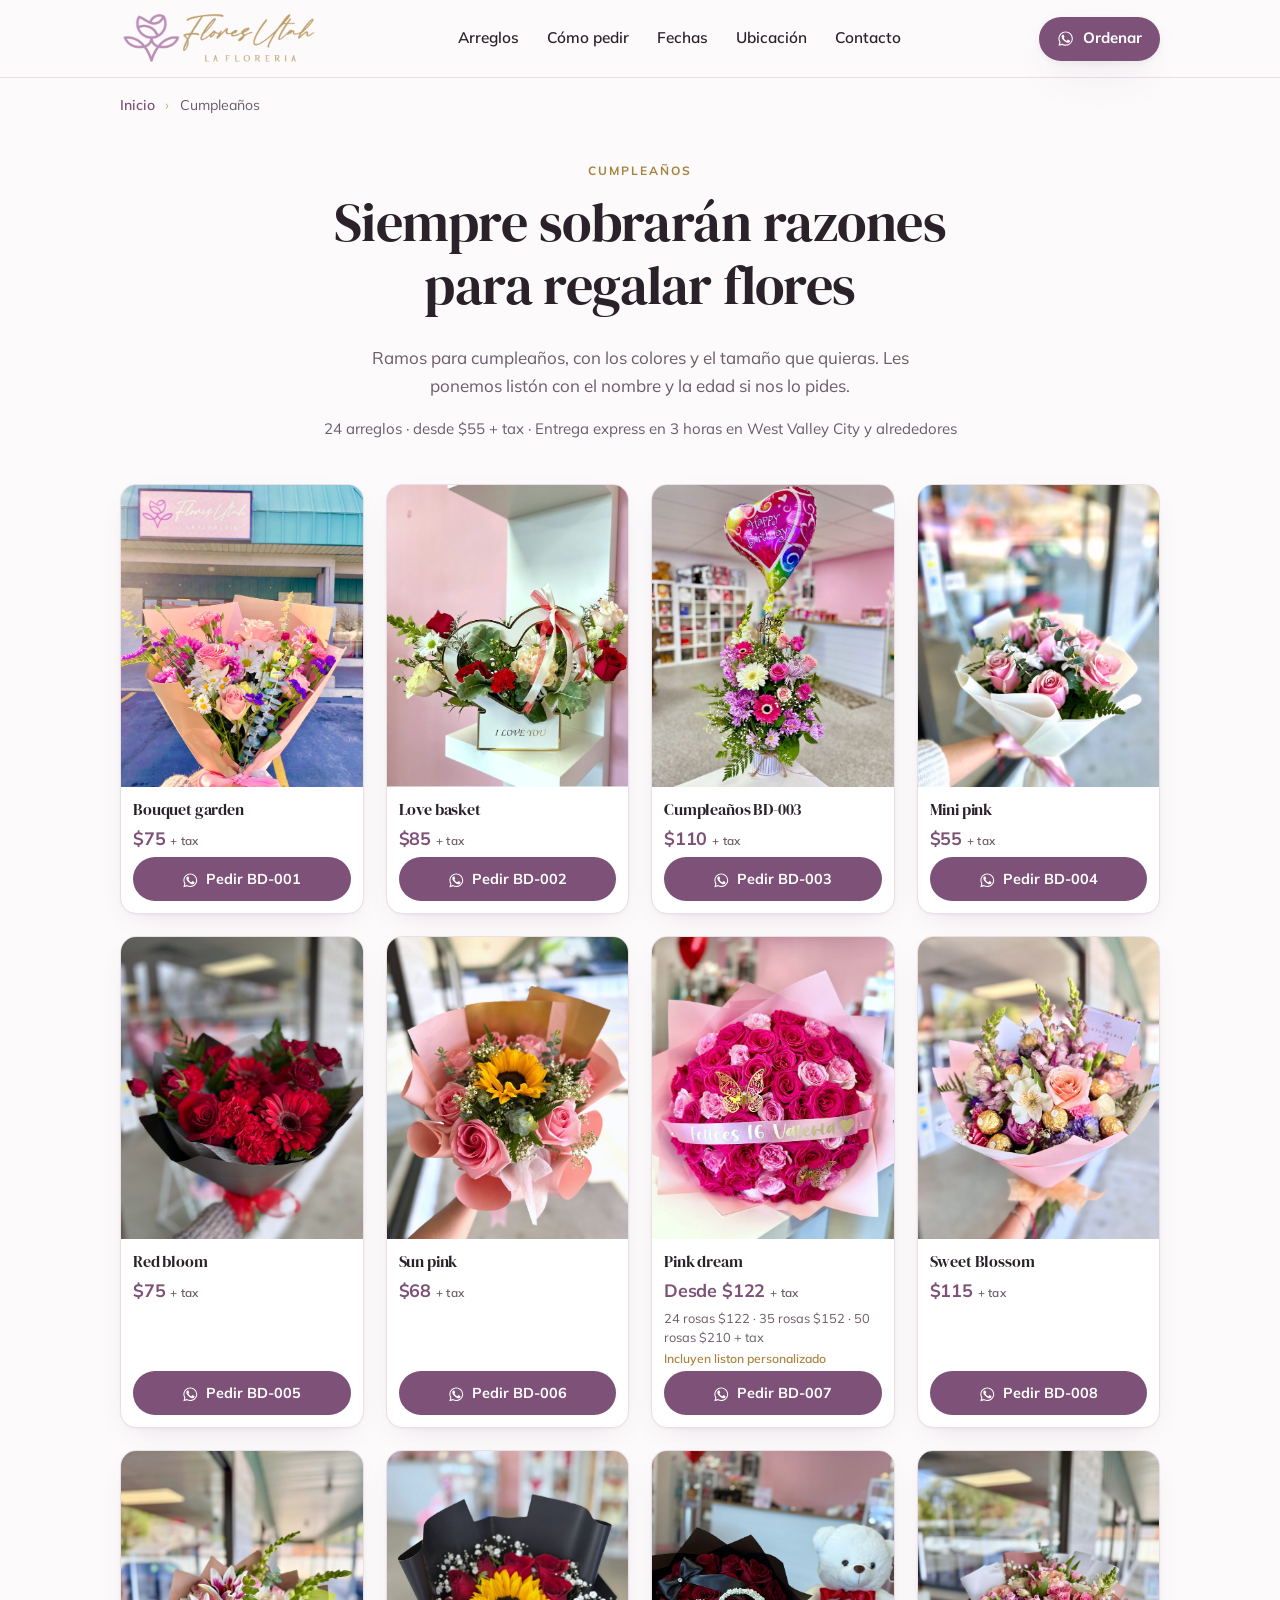
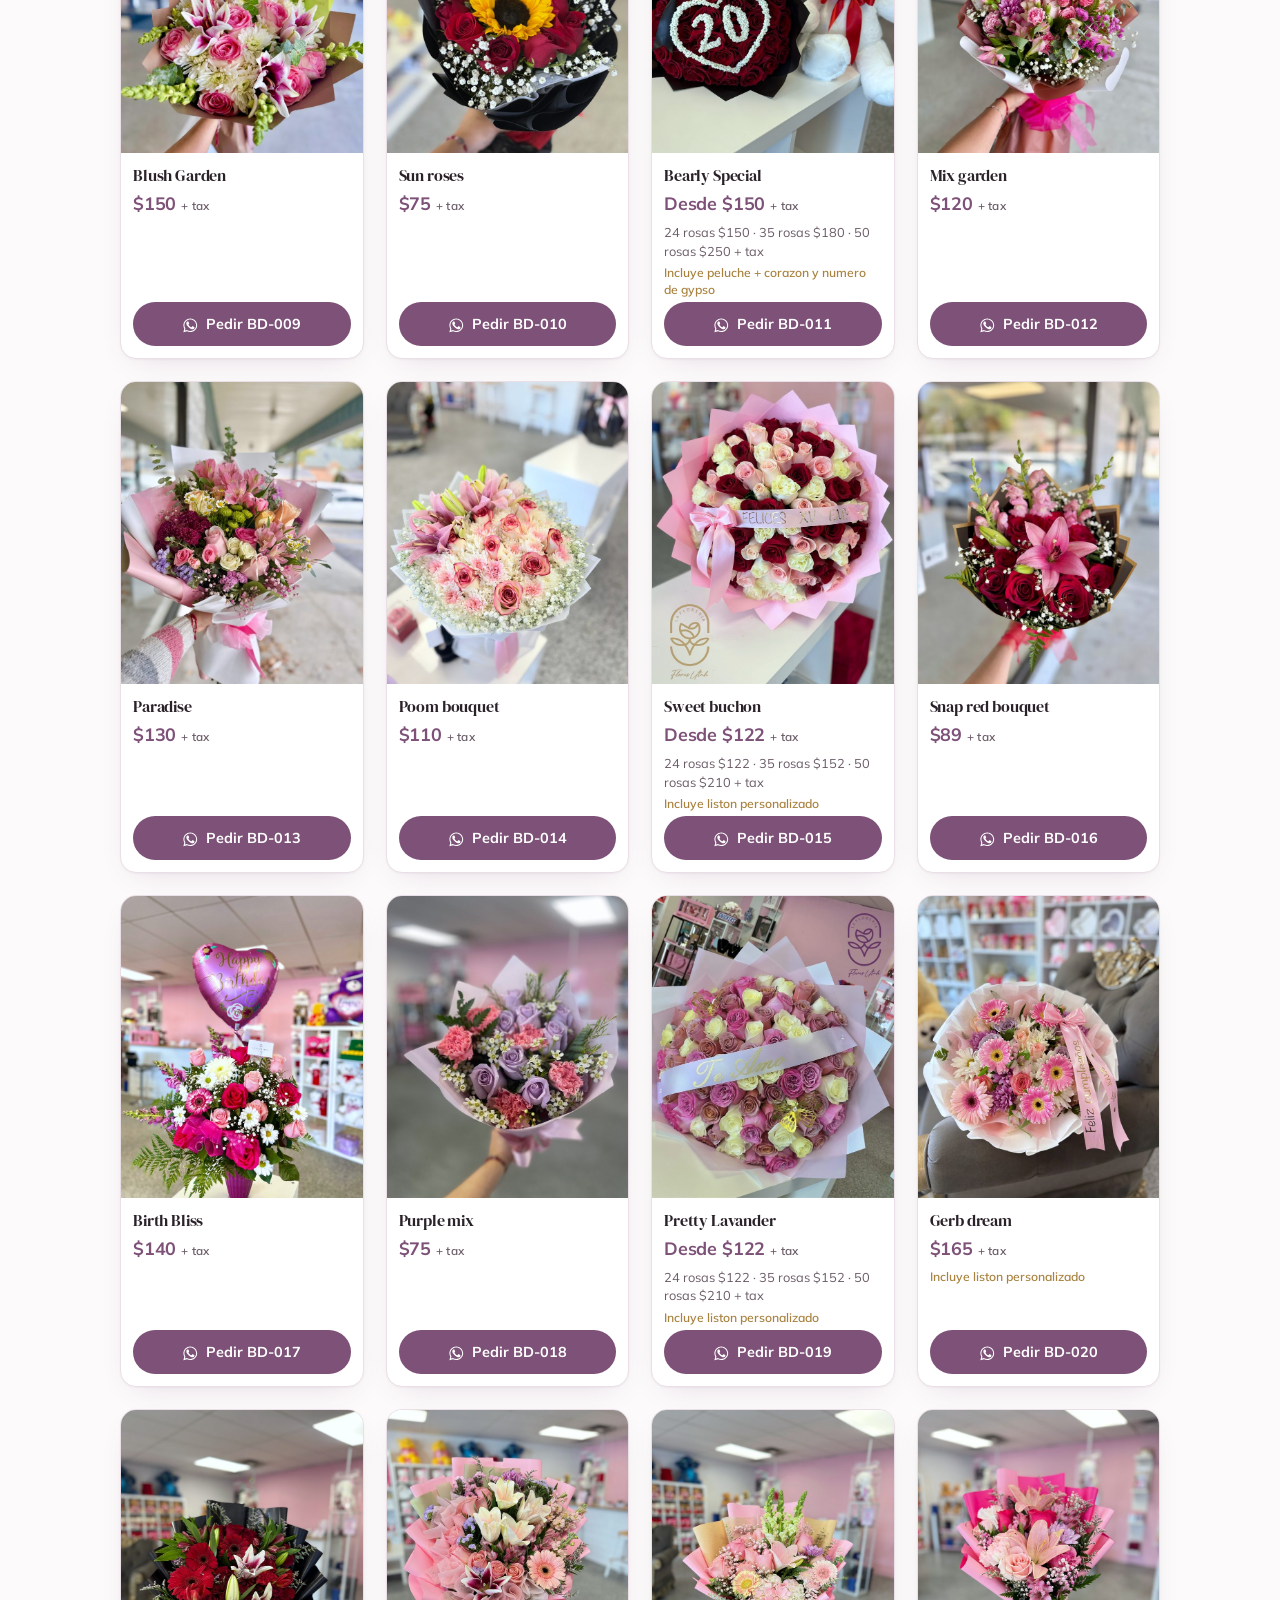
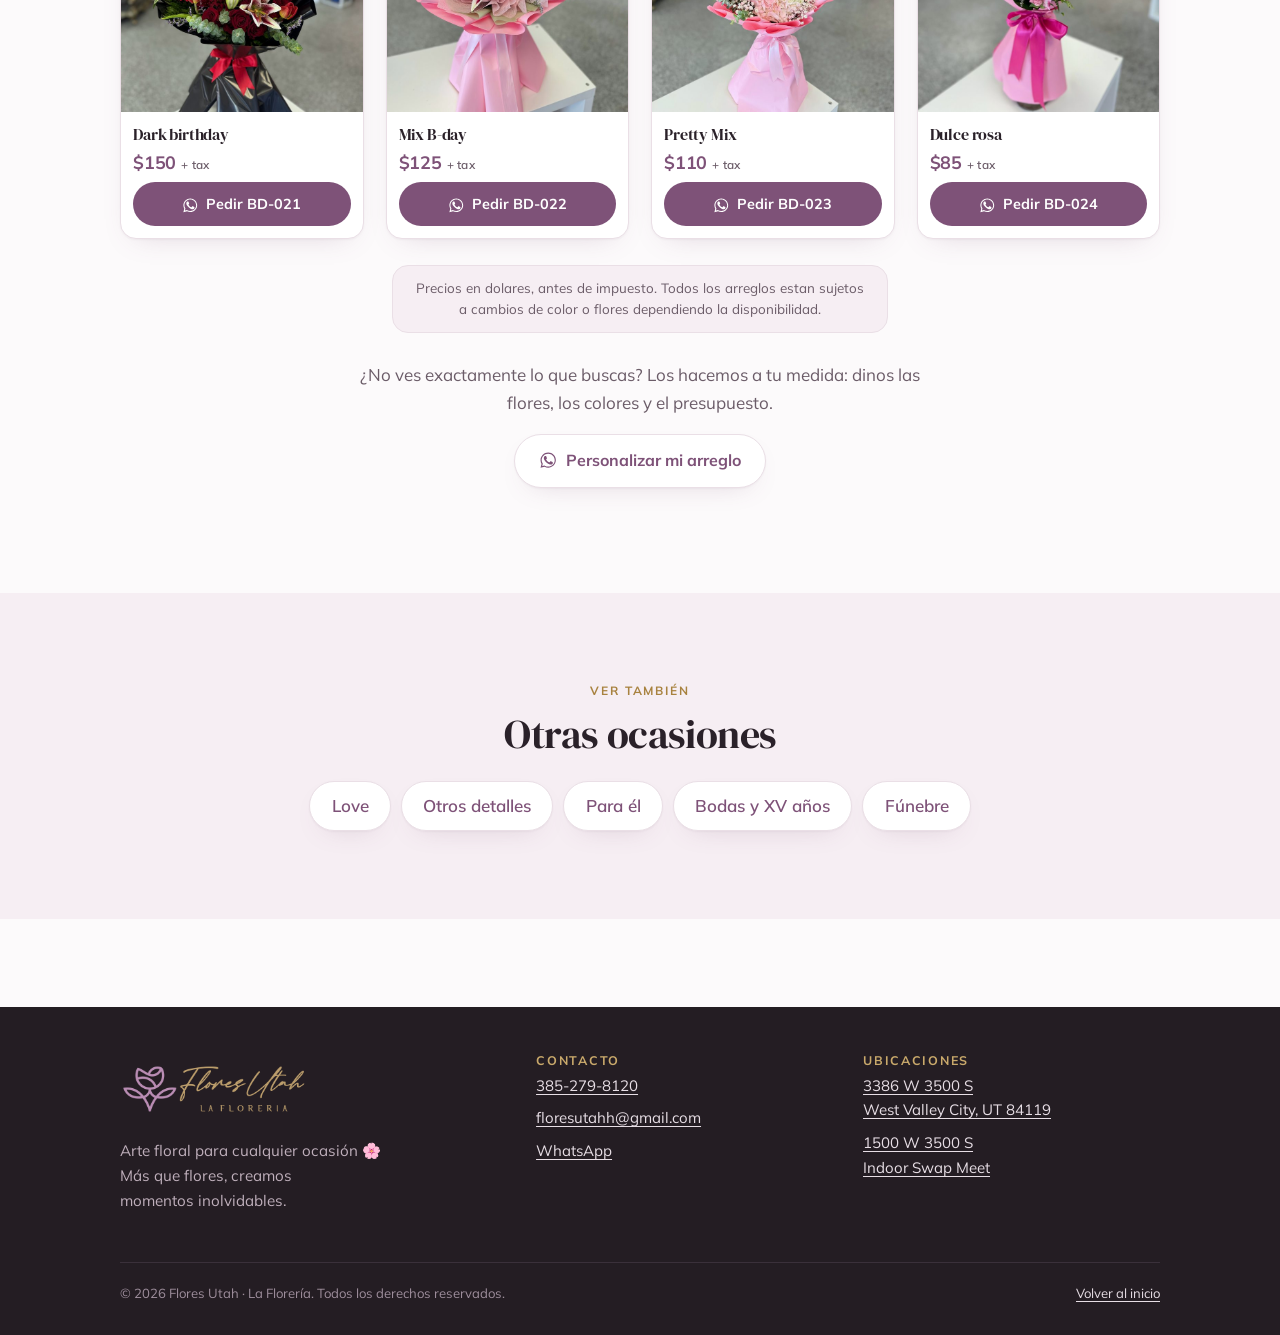
<file: flores-de-cumpleanos/index.html>
<!doctype html>
<html lang="es">
<head>
<meta charset="utf-8">
<meta name="viewport" content="width=device-width, initial-scale=1">
<title>Flores de cumpleaños en West Valley City, Utah | Flores Utah</title>
<meta name="description" content="Ramos de cumpleaños, buchones, girasoles y globos en West Valley City, Utah. Entrega express en 3 horas. Pide por WhatsApp.">
<link rel="canonical" href="https://www.floresutah.com/flores-de-cumpleanos/">
<meta name="theme-color" content="#7E5278">
<link rel="icon" href="../favicon-32.png" sizes="32x32" type="image/png">
<link rel="apple-touch-icon" href="../apple-touch-icon.png">
<meta property="og:type" content="website">
<meta property="og:site_name" content="Flores Utah">
<meta property="og:locale" content="es_MX">
<meta property="og:url" content="https://www.floresutah.com/flores-de-cumpleanos/">
<meta property="og:title" content="Flores de cumpleaños en West Valley City, Utah | Flores Utah">
<meta property="og:description" content="Ramos de cumpleaños, buchones, girasoles y globos en West Valley City, Utah. Entrega express en 3 horas. Pide por WhatsApp.">
<meta property="og:image" content="https://www.floresutah.com/img/cat/bd-019.jpg">
<meta name="twitter:card" content="summary_large_image">
<link rel="preconnect" href="https://fonts.googleapis.com">
<link rel="preconnect" href="https://fonts.gstatic.com" crossorigin>
<link rel="stylesheet" href="https://fonts.googleapis.com/css2?family=DM+Serif+Display:ital@0;1&family=Mulish:wght@400;600;700&display=swap">
<link rel="stylesheet" href="../css/estilo.css">
<script type="application/ld+json">
{
 "@context": "https://schema.org",
 "@type": "CollectionPage",
 "name": "Siempre sobrarán razones para regalar flores",
 "description": "Ramos de cumpleaños, buchones, girasoles y globos en West Valley City, Utah. Entrega express en 3 horas. Pide por WhatsApp.",
 "url": "https://www.floresutah.com/flores-de-cumpleanos/",
 "isPartOf": {
  "@type": "WebSite",
  "url": "https://www.floresutah.com/"
 },
 "about": {
  "@type": "Florist",
  "@id": "https://www.floresutah.com/#negocio"
 },
 "breadcrumb": {
  "@type": "BreadcrumbList",
  "itemListElement": [
   {
    "@type": "ListItem",
    "position": 1,
    "name": "Inicio",
    "item": "https://www.floresutah.com/"
   },
   {
    "@type": "ListItem",
    "position": 2,
    "name": "Cumpleaños",
    "item": "https://www.floresutah.com/flores-de-cumpleanos/"
   }
  ]
 },
 "mainEntity": {
  "@type": "ItemList",
  "numberOfItems": 24,
  "itemListElement": [
   {
    "@type": "ListItem",
    "position": 1,
    "item": {
     "@type": "Product",
     "name": "Bouquet garden",
     "sku": "BD-001",
     "image": "https://www.floresutah.com/img/cat/bd-001.jpg",
     "brand": {
      "@type": "Brand",
      "name": "Flores Utah"
     },
     "category": "Cumpleaños",
     "offers": {
      "@type": "Offer",
      "priceCurrency": "USD",
      "availability": "https://schema.org/InStock",
      "seller": {
       "@id": "https://www.floresutah.com/#negocio"
      },
      "price": 75
     }
    }
   },
   {
    "@type": "ListItem",
    "position": 2,
    "item": {
     "@type": "Product",
     "name": "Love basket",
     "sku": "BD-002",
     "image": "https://www.floresutah.com/img/cat/bd-002.jpg",
     "brand": {
      "@type": "Brand",
      "name": "Flores Utah"
     },
     "category": "Cumpleaños",
     "offers": {
      "@type": "Offer",
      "priceCurrency": "USD",
      "availability": "https://schema.org/InStock",
      "seller": {
       "@id": "https://www.floresutah.com/#negocio"
      },
      "price": 85
     }
    }
   },
   {
    "@type": "ListItem",
    "position": 3,
    "item": {
     "@type": "Product",
     "name": "Cumpleaños BD-003",
     "sku": "BD-003",
     "image": "https://www.floresutah.com/img/cat/bd-003.jpg",
     "brand": {
      "@type": "Brand",
      "name": "Flores Utah"
     },
     "category": "Cumpleaños",
     "offers": {
      "@type": "Offer",
      "priceCurrency": "USD",
      "availability": "https://schema.org/InStock",
      "seller": {
       "@id": "https://www.floresutah.com/#negocio"
      },
      "price": 110
     }
    }
   },
   {
    "@type": "ListItem",
    "position": 4,
    "item": {
     "@type": "Product",
     "name": "Mini pink",
     "sku": "BD-004",
     "image": "https://www.floresutah.com/img/cat/bd-004.jpg",
     "brand": {
      "@type": "Brand",
      "name": "Flores Utah"
     },
     "category": "Cumpleaños",
     "offers": {
      "@type": "Offer",
      "priceCurrency": "USD",
      "availability": "https://schema.org/InStock",
      "seller": {
       "@id": "https://www.floresutah.com/#negocio"
      },
      "price": 55
     }
    }
   },
   {
    "@type": "ListItem",
    "position": 5,
    "item": {
     "@type": "Product",
     "name": "Red bloom",
     "sku": "BD-005",
     "image": "https://www.floresutah.com/img/cat/bd-005.jpg",
     "brand": {
      "@type": "Brand",
      "name": "Flores Utah"
     },
     "category": "Cumpleaños",
     "offers": {
      "@type": "Offer",
      "priceCurrency": "USD",
      "availability": "https://schema.org/InStock",
      "seller": {
       "@id": "https://www.floresutah.com/#negocio"
      },
      "price": 75
     }
    }
   },
   {
    "@type": "ListItem",
    "position": 6,
    "item": {
     "@type": "Product",
     "name": "Sun pink",
     "sku": "BD-006",
     "image": "https://www.floresutah.com/img/cat/bd-006.jpg",
     "brand": {
      "@type": "Brand",
      "name": "Flores Utah"
     },
     "category": "Cumpleaños",
     "offers": {
      "@type": "Offer",
      "priceCurrency": "USD",
      "availability": "https://schema.org/InStock",
      "seller": {
       "@id": "https://www.floresutah.com/#negocio"
      },
      "price": 68
     }
    }
   },
   {
    "@type": "ListItem",
    "position": 7,
    "item": {
     "@type": "Product",
     "name": "Pink dream",
     "sku": "BD-007",
     "image": "https://www.floresutah.com/img/cat/bd-007.jpg",
     "brand": {
      "@type": "Brand",
      "name": "Flores Utah"
     },
     "category": "Cumpleaños",
     "offers": {
      "@type": "AggregateOffer",
      "priceCurrency": "USD",
      "availability": "https://schema.org/InStock",
      "seller": {
       "@id": "https://www.floresutah.com/#negocio"
      },
      "lowPrice": 122,
      "highPrice": 210,
      "offerCount": 3
     }
    }
   },
   {
    "@type": "ListItem",
    "position": 8,
    "item": {
     "@type": "Product",
     "name": "Sweet Blossom",
     "sku": "BD-008",
     "image": "https://www.floresutah.com/img/cat/bd-008.jpg",
     "brand": {
      "@type": "Brand",
      "name": "Flores Utah"
     },
     "category": "Cumpleaños",
     "offers": {
      "@type": "Offer",
      "priceCurrency": "USD",
      "availability": "https://schema.org/InStock",
      "seller": {
       "@id": "https://www.floresutah.com/#negocio"
      },
      "price": 115
     }
    }
   },
   {
    "@type": "ListItem",
    "position": 9,
    "item": {
     "@type": "Product",
     "name": "Blush Garden",
     "sku": "BD-009",
     "image": "https://www.floresutah.com/img/cat/bd-009.jpg",
     "brand": {
      "@type": "Brand",
      "name": "Flores Utah"
     },
     "category": "Cumpleaños",
     "offers": {
      "@type": "Offer",
      "priceCurrency": "USD",
      "availability": "https://schema.org/InStock",
      "seller": {
       "@id": "https://www.floresutah.com/#negocio"
      },
      "price": 150
     }
    }
   },
   {
    "@type": "ListItem",
    "position": 10,
    "item": {
     "@type": "Product",
     "name": "Sun roses",
     "sku": "BD-010",
     "image": "https://www.floresutah.com/img/cat/bd-010.jpg",
     "brand": {
      "@type": "Brand",
      "name": "Flores Utah"
     },
     "category": "Cumpleaños",
     "offers": {
      "@type": "Offer",
      "priceCurrency": "USD",
      "availability": "https://schema.org/InStock",
      "seller": {
       "@id": "https://www.floresutah.com/#negocio"
      },
      "price": 75
     }
    }
   },
   {
    "@type": "ListItem",
    "position": 11,
    "item": {
     "@type": "Product",
     "name": "Bearly Special",
     "sku": "BD-011",
     "image": "https://www.floresutah.com/img/cat/bd-011.jpg",
     "brand": {
      "@type": "Brand",
      "name": "Flores Utah"
     },
     "category": "Cumpleaños",
     "offers": {
      "@type": "AggregateOffer",
      "priceCurrency": "USD",
      "availability": "https://schema.org/InStock",
      "seller": {
       "@id": "https://www.floresutah.com/#negocio"
      },
      "lowPrice": 150,
      "highPrice": 250,
      "offerCount": 3
     }
    }
   },
   {
    "@type": "ListItem",
    "position": 12,
    "item": {
     "@type": "Product",
     "name": "Mix garden",
     "sku": "BD-012",
     "image": "https://www.floresutah.com/img/cat/bd-012.jpg",
     "brand": {
      "@type": "Brand",
      "name": "Flores Utah"
     },
     "category": "Cumpleaños",
     "offers": {
      "@type": "Offer",
      "priceCurrency": "USD",
      "availability": "https://schema.org/InStock",
      "seller": {
       "@id": "https://www.floresutah.com/#negocio"
      },
      "price": 120
     }
    }
   },
   {
    "@type": "ListItem",
    "position": 13,
    "item": {
     "@type": "Product",
     "name": "Paradise",
     "sku": "BD-013",
     "image": "https://www.floresutah.com/img/cat/bd-013.jpg",
     "brand": {
      "@type": "Brand",
      "name": "Flores Utah"
     },
     "category": "Cumpleaños",
     "offers": {
      "@type": "Offer",
      "priceCurrency": "USD",
      "availability": "https://schema.org/InStock",
      "seller": {
       "@id": "https://www.floresutah.com/#negocio"
      },
      "price": 130
     }
    }
   },
   {
    "@type": "ListItem",
    "position": 14,
    "item": {
     "@type": "Product",
     "name": "Poom bouquet",
     "sku": "BD-014",
     "image": "https://www.floresutah.com/img/cat/bd-014.jpg",
     "brand": {
      "@type": "Brand",
      "name": "Flores Utah"
     },
     "category": "Cumpleaños",
     "offers": {
      "@type": "Offer",
      "priceCurrency": "USD",
      "availability": "https://schema.org/InStock",
      "seller": {
       "@id": "https://www.floresutah.com/#negocio"
      },
      "price": 110
     }
    }
   },
   {
    "@type": "ListItem",
    "position": 15,
    "item": {
     "@type": "Product",
     "name": "Sweet buchon",
     "sku": "BD-015",
     "image": "https://www.floresutah.com/img/cat/bd-015.jpg",
     "brand": {
      "@type": "Brand",
      "name": "Flores Utah"
     },
     "category": "Cumpleaños",
     "offers": {
      "@type": "AggregateOffer",
      "priceCurrency": "USD",
      "availability": "https://schema.org/InStock",
      "seller": {
       "@id": "https://www.floresutah.com/#negocio"
      },
      "lowPrice": 122,
      "highPrice": 210,
      "offerCount": 3
     }
    }
   },
   {
    "@type": "ListItem",
    "position": 16,
    "item": {
     "@type": "Product",
     "name": "Snap red bouquet",
     "sku": "BD-016",
     "image": "https://www.floresutah.com/img/cat/bd-016.jpg",
     "brand": {
      "@type": "Brand",
      "name": "Flores Utah"
     },
     "category": "Cumpleaños",
     "offers": {
      "@type": "Offer",
      "priceCurrency": "USD",
      "availability": "https://schema.org/InStock",
      "seller": {
       "@id": "https://www.floresutah.com/#negocio"
      },
      "price": 89
     }
    }
   },
   {
    "@type": "ListItem",
    "position": 17,
    "item": {
     "@type": "Product",
     "name": "Birth Bliss",
     "sku": "BD-017",
     "image": "https://www.floresutah.com/img/cat/bd-017.jpg",
     "brand": {
      "@type": "Brand",
      "name": "Flores Utah"
     },
     "category": "Cumpleaños",
     "offers": {
      "@type": "Offer",
      "priceCurrency": "USD",
      "availability": "https://schema.org/InStock",
      "seller": {
       "@id": "https://www.floresutah.com/#negocio"
      },
      "price": 140
     }
    }
   },
   {
    "@type": "ListItem",
    "position": 18,
    "item": {
     "@type": "Product",
     "name": "Purple mix",
     "sku": "BD-018",
     "image": "https://www.floresutah.com/img/cat/bd-018.jpg",
     "brand": {
      "@type": "Brand",
      "name": "Flores Utah"
     },
     "category": "Cumpleaños",
     "offers": {
      "@type": "Offer",
      "priceCurrency": "USD",
      "availability": "https://schema.org/InStock",
      "seller": {
       "@id": "https://www.floresutah.com/#negocio"
      },
      "price": 75
     }
    }
   },
   {
    "@type": "ListItem",
    "position": 19,
    "item": {
     "@type": "Product",
     "name": "Pretty Lavander",
     "sku": "BD-019",
     "image": "https://www.floresutah.com/img/cat/bd-019.jpg",
     "brand": {
      "@type": "Brand",
      "name": "Flores Utah"
     },
     "category": "Cumpleaños",
     "offers": {
      "@type": "AggregateOffer",
      "priceCurrency": "USD",
      "availability": "https://schema.org/InStock",
      "seller": {
       "@id": "https://www.floresutah.com/#negocio"
      },
      "lowPrice": 122,
      "highPrice": 210,
      "offerCount": 3
     }
    }
   },
   {
    "@type": "ListItem",
    "position": 20,
    "item": {
     "@type": "Product",
     "name": "Gerb dream",
     "sku": "BD-020",
     "image": "https://www.floresutah.com/img/cat/bd-020.jpg",
     "brand": {
      "@type": "Brand",
      "name": "Flores Utah"
     },
     "category": "Cumpleaños",
     "offers": {
      "@type": "Offer",
      "priceCurrency": "USD",
      "availability": "https://schema.org/InStock",
      "seller": {
       "@id": "https://www.floresutah.com/#negocio"
      },
      "price": 165
     }
    }
   },
   {
    "@type": "ListItem",
    "position": 21,
    "item": {
     "@type": "Product",
     "name": "Dark birthday",
     "sku": "BD-021",
     "image": "https://www.floresutah.com/img/cat/bd-021.jpg",
     "brand": {
      "@type": "Brand",
      "name": "Flores Utah"
     },
     "category": "Cumpleaños",
     "offers": {
      "@type": "Offer",
      "priceCurrency": "USD",
      "availability": "https://schema.org/InStock",
      "seller": {
       "@id": "https://www.floresutah.com/#negocio"
      },
      "price": 150
     }
    }
   },
   {
    "@type": "ListItem",
    "position": 22,
    "item": {
     "@type": "Product",
     "name": "Mix B-day",
     "sku": "BD-022",
     "image": "https://www.floresutah.com/img/cat/bd-022.jpg",
     "brand": {
      "@type": "Brand",
      "name": "Flores Utah"
     },
     "category": "Cumpleaños",
     "offers": {
      "@type": "Offer",
      "priceCurrency": "USD",
      "availability": "https://schema.org/InStock",
      "seller": {
       "@id": "https://www.floresutah.com/#negocio"
      },
      "price": 125
     }
    }
   },
   {
    "@type": "ListItem",
    "position": 23,
    "item": {
     "@type": "Product",
     "name": "Pretty Mix",
     "sku": "BD-023",
     "image": "https://www.floresutah.com/img/cat/bd-023.jpg",
     "brand": {
      "@type": "Brand",
      "name": "Flores Utah"
     },
     "category": "Cumpleaños",
     "offers": {
      "@type": "Offer",
      "priceCurrency": "USD",
      "availability": "https://schema.org/InStock",
      "seller": {
       "@id": "https://www.floresutah.com/#negocio"
      },
      "price": 110
     }
    }
   },
   {
    "@type": "ListItem",
    "position": 24,
    "item": {
     "@type": "Product",
     "name": "Dulce rosa",
     "sku": "BD-024",
     "image": "https://www.floresutah.com/img/cat/bd-024.jpg",
     "brand": {
      "@type": "Brand",
      "name": "Flores Utah"
     },
     "category": "Cumpleaños",
     "offers": {
      "@type": "Offer",
      "priceCurrency": "USD",
      "availability": "https://schema.org/InStock",
      "seller": {
       "@id": "https://www.floresutah.com/#negocio"
      },
      "price": 85
     }
    }
   }
  ]
 }
}
</script>
</head>
<body>
<svg width="0" height="0" style="position:absolute" aria-hidden="true" focusable="false">
  <symbol id="i-wa" viewBox="0 0 24 24"><path d="M17.5 14.4c-.3-.2-1.7-.9-2-1-.3-.1-.5-.2-.7.1-.2.3-.7 1-.9 1.2-.2.2-.3.2-.6.1-.3-.2-1.2-.5-2.3-1.4-.9-.8-1.4-1.7-1.6-2-.2-.3 0-.5.1-.6l.5-.6c.1-.2.2-.3.3-.5 0-.2 0-.4 0-.5 0-.2-.7-1.6-.9-2.2-.2-.6-.5-.5-.7-.5h-.6c-.2 0-.5.1-.8.4-.3.3-1 1-1 2.5s1.1 2.9 1.2 3.1c.1.2 2.1 3.2 5 4.5.7.3 1.3.5 1.7.6.7.2 1.3.2 1.8.1.6-.1 1.7-.7 1.9-1.4.2-.7.2-1.3.2-1.4-.1-.1-.3-.2-.6-.4zM12 2C6.5 2 2 6.5 2 12c0 1.8.5 3.4 1.3 4.9L2 22l5.3-1.3c1.4.8 3 1.2 4.7 1.2 5.5 0 10-4.5 10-10S17.5 2 12 2zm0 18.3c-1.6 0-3.1-.4-4.4-1.2l-.3-.2-3.1.8.8-3-.2-.3c-.9-1.4-1.3-2.9-1.3-4.5C3.5 7.3 7.3 3.5 12 3.5S20.5 7.3 20.5 12 16.7 20.3 12 20.3z"/></symbol>
  <symbol id="i-tel" viewBox="0 0 24 24"><path d="M6.6 10.8c1.4 2.8 3.8 5.1 6.6 6.6l2.2-2.2c.3-.3.7-.4 1-.2 1.1.4 2.4.6 3.6.6.6 0 1 .4 1 1V20c0 .6-.4 1-1 1C10.6 21 3 13.4 3 4c0-.6.4-1 1-1h3.5c.6 0 1 .4 1 1 0 1.3.2 2.5.6 3.6.1.4 0 .8-.2 1l-2.3 2.2z"/></symbol>
  <symbol id="i-pin" viewBox="0 0 24 24"><path d="M12 2C8.1 2 5 5.1 5 9c0 5.2 7 13 7 13s7-7.8 7-13c0-3.9-3.1-7-7-7zm0 9.5A2.5 2.5 0 1 1 12 6.5a2.5 2.5 0 0 1 0 5z"/></symbol>
  <symbol id="i-mail" viewBox="0 0 24 24"><path d="M20 4H4a2 2 0 0 0-2 2v12a2 2 0 0 0 2 2h16a2 2 0 0 0 2-2V6a2 2 0 0 0-2-2zm0 4.2-8 5-8-5V6l8 5 8-5v2.2z"/></symbol>
  <symbol id="i-ig" viewBox="0 0 24 24"><path d="M12 2.2c3.2 0 3.6 0 4.9.1 1.2.1 1.8.3 2.2.4.6.2 1 .5 1.4.9.4.4.7.8.9 1.4.2.4.4 1 .4 2.2.1 1.3.1 1.7.1 4.9s0 3.6-.1 4.9c-.1 1.2-.3 1.8-.4 2.2-.2.6-.5 1-.9 1.4-.4.4-.8.7-1.4.9-.4.2-1 .4-2.2.4-1.3.1-1.7.1-4.9.1s-3.6 0-4.9-.1c-1.2-.1-1.8-.3-2.2-.4-.6-.2-1-.5-1.4-.9-.4-.4-.7-.8-.9-1.4-.2-.4-.4-1-.4-2.2-.1-1.3-.1-1.7-.1-4.9s0-3.6.1-4.9c.1-1.2.3-1.8.4-2.2.2-.6.5-1 .9-1.4.4-.4.8-.7 1.4-.9.4-.2 1-.4 2.2-.4 1.3-.1 1.7-.1 4.9-.1zM12 7.8a4.2 4.2 0 1 0 0 8.4 4.2 4.2 0 0 0 0-8.4zm0 6.9a2.7 2.7 0 1 1 0-5.4 2.7 2.7 0 0 1 0 5.4zm5.4-7.1a1 1 0 1 1-2 0 1 1 0 0 1 2 0z"/></symbol>
  <symbol id="i-fb" viewBox="0 0 24 24"><path d="M13.5 21v-8h2.7l.4-3.1h-3.1V7.9c0-.9.3-1.5 1.6-1.5h1.6V3.6c-.3 0-1.3-.1-2.4-.1-2.3 0-3.9 1.4-3.9 4.1v2.3H7.7V13h2.7v8h3.1z"/></symbol>
</svg>

<a class="solo-lectores" href="#contenido">Saltar al contenido</a>

<header class="cabecera">
  <div class="env cabecera__fila">
    <a class="marca" href="../" aria-label="Flores Utah — inicio">
      <img src="../img/logo.png" width="172" height="66" alt="Flores Utah, La Florería">
    </a>
    <nav class="nav" aria-label="Principal">
      <a href="../#arreglos">Arreglos</a>
      <a href="../#como-pedir">Cómo pedir</a>
      <a href="../#fechas">Fechas</a>
      <a href="../#ubicacion">Ubicación</a>
      <a href="../#contacto">Contacto</a>
    </nav>
    <a class="btn btn--principal" href="https://wa.me/13852798120?text=Hola%20Flores%20Utah%20%F0%9F%8C%B8%20Quiero%20un%20arreglo%20de%20cumplea%C3%B1os." rel="noopener">
      <svg class="ico" aria-hidden="true"><use href="#i-wa"></use></svg>Ordenar
    </a>
  </div>
</header>

<main id="contenido">
  <nav class="migas env" aria-label="Dónde estás">
    <a href="../">Inicio</a> <span aria-hidden="true">›</span> <span>Cumpleaños</span>
  </nav>

  <section class="seccion seccion--corta">
    <div class="env centrado">
      <span class="antetitulo">Cumpleaños</span>
      <h1>Siempre sobrarán razones para regalar flores</h1>
      <p class="plomo" style="max-width:58ch;margin-inline:auto">Ramos para cumpleaños, con los colores y el tamaño que quieras. Les ponemos listón con el nombre y la edad si nos lo pides.</p>
      <p class="plomo" style="font-size:.94rem">
        24 arreglos · desde $55 + tax · Entrega express en 3 horas en West Valley City y alrededores
      </p>
    </div>
  </section>

  <section class="seccion seccion--sintope">
    <div class="env">
      <div class="piezas">
        <figure class="pieza">
          <img src="../img/cat/bd-001.jpg" width="700" height="875" loading="eager" decoding="async" alt="Bouquet garden — cumpleaños, arreglo floral de Flores Utah en West Valley City">
          <figcaption>
            <h3 class="pieza__nombre">Bouquet garden</h3>
            <p class="pieza__precio">$75 <span>+ tax</span></p>
            <a class="btn btn--principal" href="https://wa.me/13852798120?text=Hola%20Flores%20Utah%20%F0%9F%8C%B8%20Quiero%20un%20arreglo%20de%20cumplea%C3%B1os%3A%20BD-001%20%28Bouquet%20garden%29." rel="noopener"><svg class="ico" aria-hidden="true"><use href="#i-wa"></use></svg>Pedir BD-001</a>
          </figcaption>
        </figure>
        <figure class="pieza">
          <img src="../img/cat/bd-002.jpg" width="700" height="875" loading="eager" decoding="async" alt="Love basket — cumpleaños, arreglo floral de Flores Utah en West Valley City">
          <figcaption>
            <h3 class="pieza__nombre">Love basket</h3>
            <p class="pieza__precio">$85 <span>+ tax</span></p>
            <a class="btn btn--principal" href="https://wa.me/13852798120?text=Hola%20Flores%20Utah%20%F0%9F%8C%B8%20Quiero%20un%20arreglo%20de%20cumplea%C3%B1os%3A%20BD-002%20%28Love%20basket%29." rel="noopener"><svg class="ico" aria-hidden="true"><use href="#i-wa"></use></svg>Pedir BD-002</a>
          </figcaption>
        </figure>
        <figure class="pieza">
          <img src="../img/cat/bd-003.jpg" width="700" height="875" loading="eager" decoding="async" alt="Cumpleaños BD-003 — cumpleaños, arreglo floral de Flores Utah en West Valley City">
          <figcaption>
            <h3 class="pieza__nombre">Cumpleaños BD-003</h3>
            <p class="pieza__precio">$110 <span>+ tax</span></p>
            <a class="btn btn--principal" href="https://wa.me/13852798120?text=Hola%20Flores%20Utah%20%F0%9F%8C%B8%20Quiero%20un%20arreglo%20de%20cumplea%C3%B1os%3A%20BD-003%20%28Cumplea%C3%B1os%20BD-003%29." rel="noopener"><svg class="ico" aria-hidden="true"><use href="#i-wa"></use></svg>Pedir BD-003</a>
          </figcaption>
        </figure>
        <figure class="pieza">
          <img src="../img/cat/bd-004.jpg" width="700" height="875" loading="eager" decoding="async" alt="Mini pink — cumpleaños, arreglo floral de Flores Utah en West Valley City">
          <figcaption>
            <h3 class="pieza__nombre">Mini pink</h3>
            <p class="pieza__precio">$55 <span>+ tax</span></p>
            <a class="btn btn--principal" href="https://wa.me/13852798120?text=Hola%20Flores%20Utah%20%F0%9F%8C%B8%20Quiero%20un%20arreglo%20de%20cumplea%C3%B1os%3A%20BD-004%20%28Mini%20pink%29." rel="noopener"><svg class="ico" aria-hidden="true"><use href="#i-wa"></use></svg>Pedir BD-004</a>
          </figcaption>
        </figure>
        <figure class="pieza">
          <img src="../img/cat/bd-005.jpg" width="700" height="875" loading="lazy" decoding="async" alt="Red bloom — cumpleaños, arreglo floral de Flores Utah en West Valley City">
          <figcaption>
            <h3 class="pieza__nombre">Red bloom</h3>
            <p class="pieza__precio">$75 <span>+ tax</span></p>
            <a class="btn btn--principal" href="https://wa.me/13852798120?text=Hola%20Flores%20Utah%20%F0%9F%8C%B8%20Quiero%20un%20arreglo%20de%20cumplea%C3%B1os%3A%20BD-005%20%28Red%20bloom%29." rel="noopener"><svg class="ico" aria-hidden="true"><use href="#i-wa"></use></svg>Pedir BD-005</a>
          </figcaption>
        </figure>
        <figure class="pieza">
          <img src="../img/cat/bd-006.jpg" width="700" height="875" loading="lazy" decoding="async" alt="Sun pink — cumpleaños, arreglo floral de Flores Utah en West Valley City">
          <figcaption>
            <h3 class="pieza__nombre">Sun pink</h3>
            <p class="pieza__precio">$68 <span>+ tax</span></p>
            <a class="btn btn--principal" href="https://wa.me/13852798120?text=Hola%20Flores%20Utah%20%F0%9F%8C%B8%20Quiero%20un%20arreglo%20de%20cumplea%C3%B1os%3A%20BD-006%20%28Sun%20pink%29." rel="noopener"><svg class="ico" aria-hidden="true"><use href="#i-wa"></use></svg>Pedir BD-006</a>
          </figcaption>
        </figure>
        <figure class="pieza">
          <img src="../img/cat/bd-007.jpg" width="700" height="875" loading="lazy" decoding="async" alt="Pink dream — cumpleaños, arreglo floral de Flores Utah en West Valley City">
          <figcaption>
            <h3 class="pieza__nombre">Pink dream</h3>
            <p class="pieza__precio">Desde $122 <span>+ tax</span></p>
            <p class="pieza__medidas">24 rosas $122 · 35 rosas $152 · 50 rosas $210 <span>+ tax</span></p>
            <p class="pieza__nota">Incluyen liston personalizado</p>
            <a class="btn btn--principal" href="https://wa.me/13852798120?text=Hola%20Flores%20Utah%20%F0%9F%8C%B8%20Quiero%20un%20arreglo%20de%20cumplea%C3%B1os%3A%20BD-007%20%28Pink%20dream%29." rel="noopener"><svg class="ico" aria-hidden="true"><use href="#i-wa"></use></svg>Pedir BD-007</a>
          </figcaption>
        </figure>
        <figure class="pieza">
          <img src="../img/cat/bd-008.jpg" width="700" height="875" loading="lazy" decoding="async" alt="Sweet Blossom — cumpleaños, arreglo floral de Flores Utah en West Valley City">
          <figcaption>
            <h3 class="pieza__nombre">Sweet Blossom</h3>
            <p class="pieza__precio">$115 <span>+ tax</span></p>
            <a class="btn btn--principal" href="https://wa.me/13852798120?text=Hola%20Flores%20Utah%20%F0%9F%8C%B8%20Quiero%20un%20arreglo%20de%20cumplea%C3%B1os%3A%20BD-008%20%28Sweet%20Blossom%29." rel="noopener"><svg class="ico" aria-hidden="true"><use href="#i-wa"></use></svg>Pedir BD-008</a>
          </figcaption>
        </figure>
        <figure class="pieza">
          <img src="../img/cat/bd-009.jpg" width="700" height="875" loading="lazy" decoding="async" alt="Blush Garden — cumpleaños, arreglo floral de Flores Utah en West Valley City">
          <figcaption>
            <h3 class="pieza__nombre">Blush Garden</h3>
            <p class="pieza__precio">$150 <span>+ tax</span></p>
            <a class="btn btn--principal" href="https://wa.me/13852798120?text=Hola%20Flores%20Utah%20%F0%9F%8C%B8%20Quiero%20un%20arreglo%20de%20cumplea%C3%B1os%3A%20BD-009%20%28Blush%20Garden%29." rel="noopener"><svg class="ico" aria-hidden="true"><use href="#i-wa"></use></svg>Pedir BD-009</a>
          </figcaption>
        </figure>
        <figure class="pieza">
          <img src="../img/cat/bd-010.jpg" width="700" height="875" loading="lazy" decoding="async" alt="Sun roses — cumpleaños, arreglo floral de Flores Utah en West Valley City">
          <figcaption>
            <h3 class="pieza__nombre">Sun roses</h3>
            <p class="pieza__precio">$75 <span>+ tax</span></p>
            <a class="btn btn--principal" href="https://wa.me/13852798120?text=Hola%20Flores%20Utah%20%F0%9F%8C%B8%20Quiero%20un%20arreglo%20de%20cumplea%C3%B1os%3A%20BD-010%20%28Sun%20roses%29." rel="noopener"><svg class="ico" aria-hidden="true"><use href="#i-wa"></use></svg>Pedir BD-010</a>
          </figcaption>
        </figure>
        <figure class="pieza">
          <img src="../img/cat/bd-011.jpg" width="700" height="875" loading="lazy" decoding="async" alt="Bearly Special — cumpleaños, arreglo floral de Flores Utah en West Valley City">
          <figcaption>
            <h3 class="pieza__nombre">Bearly Special</h3>
            <p class="pieza__precio">Desde $150 <span>+ tax</span></p>
            <p class="pieza__medidas">24 rosas $150 · 35 rosas $180 · 50 rosas $250 <span>+ tax</span></p>
            <p class="pieza__nota">Incluye peluche + corazon y numero de gypso</p>
            <a class="btn btn--principal" href="https://wa.me/13852798120?text=Hola%20Flores%20Utah%20%F0%9F%8C%B8%20Quiero%20un%20arreglo%20de%20cumplea%C3%B1os%3A%20BD-011%20%28Bearly%20Special%29." rel="noopener"><svg class="ico" aria-hidden="true"><use href="#i-wa"></use></svg>Pedir BD-011</a>
          </figcaption>
        </figure>
        <figure class="pieza">
          <img src="../img/cat/bd-012.jpg" width="700" height="875" loading="lazy" decoding="async" alt="Mix garden — cumpleaños, arreglo floral de Flores Utah en West Valley City">
          <figcaption>
            <h3 class="pieza__nombre">Mix garden</h3>
            <p class="pieza__precio">$120 <span>+ tax</span></p>
            <a class="btn btn--principal" href="https://wa.me/13852798120?text=Hola%20Flores%20Utah%20%F0%9F%8C%B8%20Quiero%20un%20arreglo%20de%20cumplea%C3%B1os%3A%20BD-012%20%28Mix%20garden%29." rel="noopener"><svg class="ico" aria-hidden="true"><use href="#i-wa"></use></svg>Pedir BD-012</a>
          </figcaption>
        </figure>
        <figure class="pieza">
          <img src="../img/cat/bd-013.jpg" width="700" height="875" loading="lazy" decoding="async" alt="Paradise — cumpleaños, arreglo floral de Flores Utah en West Valley City">
          <figcaption>
            <h3 class="pieza__nombre">Paradise</h3>
            <p class="pieza__precio">$130 <span>+ tax</span></p>
            <a class="btn btn--principal" href="https://wa.me/13852798120?text=Hola%20Flores%20Utah%20%F0%9F%8C%B8%20Quiero%20un%20arreglo%20de%20cumplea%C3%B1os%3A%20BD-013%20%28Paradise%29." rel="noopener"><svg class="ico" aria-hidden="true"><use href="#i-wa"></use></svg>Pedir BD-013</a>
          </figcaption>
        </figure>
        <figure class="pieza">
          <img src="../img/cat/bd-014.jpg" width="700" height="875" loading="lazy" decoding="async" alt="Poom bouquet — cumpleaños, arreglo floral de Flores Utah en West Valley City">
          <figcaption>
            <h3 class="pieza__nombre">Poom bouquet</h3>
            <p class="pieza__precio">$110 <span>+ tax</span></p>
            <a class="btn btn--principal" href="https://wa.me/13852798120?text=Hola%20Flores%20Utah%20%F0%9F%8C%B8%20Quiero%20un%20arreglo%20de%20cumplea%C3%B1os%3A%20BD-014%20%28Poom%20bouquet%29." rel="noopener"><svg class="ico" aria-hidden="true"><use href="#i-wa"></use></svg>Pedir BD-014</a>
          </figcaption>
        </figure>
        <figure class="pieza">
          <img src="../img/cat/bd-015.jpg" width="700" height="875" loading="lazy" decoding="async" alt="Sweet buchon — cumpleaños, arreglo floral de Flores Utah en West Valley City">
          <figcaption>
            <h3 class="pieza__nombre">Sweet buchon</h3>
            <p class="pieza__precio">Desde $122 <span>+ tax</span></p>
            <p class="pieza__medidas">24 rosas $122 · 35 rosas $152 · 50 rosas $210 <span>+ tax</span></p>
            <p class="pieza__nota">Incluye liston personalizado</p>
            <a class="btn btn--principal" href="https://wa.me/13852798120?text=Hola%20Flores%20Utah%20%F0%9F%8C%B8%20Quiero%20un%20arreglo%20de%20cumplea%C3%B1os%3A%20BD-015%20%28Sweet%20buchon%29." rel="noopener"><svg class="ico" aria-hidden="true"><use href="#i-wa"></use></svg>Pedir BD-015</a>
          </figcaption>
        </figure>
        <figure class="pieza">
          <img src="../img/cat/bd-016.jpg" width="700" height="875" loading="lazy" decoding="async" alt="Snap red bouquet — cumpleaños, arreglo floral de Flores Utah en West Valley City">
          <figcaption>
            <h3 class="pieza__nombre">Snap red bouquet</h3>
            <p class="pieza__precio">$89 <span>+ tax</span></p>
            <a class="btn btn--principal" href="https://wa.me/13852798120?text=Hola%20Flores%20Utah%20%F0%9F%8C%B8%20Quiero%20un%20arreglo%20de%20cumplea%C3%B1os%3A%20BD-016%20%28Snap%20red%20bouquet%29." rel="noopener"><svg class="ico" aria-hidden="true"><use href="#i-wa"></use></svg>Pedir BD-016</a>
          </figcaption>
        </figure>
        <figure class="pieza">
          <img src="../img/cat/bd-017.jpg" width="700" height="875" loading="lazy" decoding="async" alt="Birth Bliss — cumpleaños, arreglo floral de Flores Utah en West Valley City">
          <figcaption>
            <h3 class="pieza__nombre">Birth Bliss</h3>
            <p class="pieza__precio">$140 <span>+ tax</span></p>
            <a class="btn btn--principal" href="https://wa.me/13852798120?text=Hola%20Flores%20Utah%20%F0%9F%8C%B8%20Quiero%20un%20arreglo%20de%20cumplea%C3%B1os%3A%20BD-017%20%28Birth%20Bliss%29." rel="noopener"><svg class="ico" aria-hidden="true"><use href="#i-wa"></use></svg>Pedir BD-017</a>
          </figcaption>
        </figure>
        <figure class="pieza">
          <img src="../img/cat/bd-018.jpg" width="700" height="875" loading="lazy" decoding="async" alt="Purple mix — cumpleaños, arreglo floral de Flores Utah en West Valley City">
          <figcaption>
            <h3 class="pieza__nombre">Purple mix</h3>
            <p class="pieza__precio">$75 <span>+ tax</span></p>
            <a class="btn btn--principal" href="https://wa.me/13852798120?text=Hola%20Flores%20Utah%20%F0%9F%8C%B8%20Quiero%20un%20arreglo%20de%20cumplea%C3%B1os%3A%20BD-018%20%28Purple%20mix%29." rel="noopener"><svg class="ico" aria-hidden="true"><use href="#i-wa"></use></svg>Pedir BD-018</a>
          </figcaption>
        </figure>
        <figure class="pieza">
          <img src="../img/cat/bd-019.jpg" width="700" height="875" loading="lazy" decoding="async" alt="Pretty Lavander — cumpleaños, arreglo floral de Flores Utah en West Valley City">
          <figcaption>
            <h3 class="pieza__nombre">Pretty Lavander</h3>
            <p class="pieza__precio">Desde $122 <span>+ tax</span></p>
            <p class="pieza__medidas">24 rosas $122 · 35 rosas $152 · 50 rosas $210 <span>+ tax</span></p>
            <p class="pieza__nota">Incluye liston personalizado</p>
            <a class="btn btn--principal" href="https://wa.me/13852798120?text=Hola%20Flores%20Utah%20%F0%9F%8C%B8%20Quiero%20un%20arreglo%20de%20cumplea%C3%B1os%3A%20BD-019%20%28Pretty%20Lavander%29." rel="noopener"><svg class="ico" aria-hidden="true"><use href="#i-wa"></use></svg>Pedir BD-019</a>
          </figcaption>
        </figure>
        <figure class="pieza">
          <img src="../img/cat/bd-020.jpg" width="700" height="875" loading="lazy" decoding="async" alt="Gerb dream — cumpleaños, arreglo floral de Flores Utah en West Valley City">
          <figcaption>
            <h3 class="pieza__nombre">Gerb dream</h3>
            <p class="pieza__precio">$165 <span>+ tax</span></p>
            <p class="pieza__nota">Incluye liston personalizado</p>
            <a class="btn btn--principal" href="https://wa.me/13852798120?text=Hola%20Flores%20Utah%20%F0%9F%8C%B8%20Quiero%20un%20arreglo%20de%20cumplea%C3%B1os%3A%20BD-020%20%28Gerb%20dream%29." rel="noopener"><svg class="ico" aria-hidden="true"><use href="#i-wa"></use></svg>Pedir BD-020</a>
          </figcaption>
        </figure>
        <figure class="pieza">
          <img src="../img/cat/bd-021.jpg" width="700" height="875" loading="lazy" decoding="async" alt="Dark birthday — cumpleaños, arreglo floral de Flores Utah en West Valley City">
          <figcaption>
            <h3 class="pieza__nombre">Dark birthday</h3>
            <p class="pieza__precio">$150 <span>+ tax</span></p>
            <a class="btn btn--principal" href="https://wa.me/13852798120?text=Hola%20Flores%20Utah%20%F0%9F%8C%B8%20Quiero%20un%20arreglo%20de%20cumplea%C3%B1os%3A%20BD-021%20%28Dark%20birthday%29." rel="noopener"><svg class="ico" aria-hidden="true"><use href="#i-wa"></use></svg>Pedir BD-021</a>
          </figcaption>
        </figure>
        <figure class="pieza">
          <img src="../img/cat/bd-022.jpg" width="700" height="875" loading="lazy" decoding="async" alt="Mix B-day — cumpleaños, arreglo floral de Flores Utah en West Valley City">
          <figcaption>
            <h3 class="pieza__nombre">Mix B-day</h3>
            <p class="pieza__precio">$125 <span>+ tax</span></p>
            <a class="btn btn--principal" href="https://wa.me/13852798120?text=Hola%20Flores%20Utah%20%F0%9F%8C%B8%20Quiero%20un%20arreglo%20de%20cumplea%C3%B1os%3A%20BD-022%20%28Mix%20B-day%29." rel="noopener"><svg class="ico" aria-hidden="true"><use href="#i-wa"></use></svg>Pedir BD-022</a>
          </figcaption>
        </figure>
        <figure class="pieza">
          <img src="../img/cat/bd-023.jpg" width="700" height="875" loading="lazy" decoding="async" alt="Pretty Mix — cumpleaños, arreglo floral de Flores Utah en West Valley City">
          <figcaption>
            <h3 class="pieza__nombre">Pretty Mix</h3>
            <p class="pieza__precio">$110 <span>+ tax</span></p>
            <a class="btn btn--principal" href="https://wa.me/13852798120?text=Hola%20Flores%20Utah%20%F0%9F%8C%B8%20Quiero%20un%20arreglo%20de%20cumplea%C3%B1os%3A%20BD-023%20%28Pretty%20Mix%29." rel="noopener"><svg class="ico" aria-hidden="true"><use href="#i-wa"></use></svg>Pedir BD-023</a>
          </figcaption>
        </figure>
        <figure class="pieza">
          <img src="../img/cat/bd-024.jpg" width="700" height="875" loading="lazy" decoding="async" alt="Dulce rosa — cumpleaños, arreglo floral de Flores Utah en West Valley City">
          <figcaption>
            <h3 class="pieza__nombre">Dulce rosa</h3>
            <p class="pieza__precio">$85 <span>+ tax</span></p>
            <a class="btn btn--principal" href="https://wa.me/13852798120?text=Hola%20Flores%20Utah%20%F0%9F%8C%B8%20Quiero%20un%20arreglo%20de%20cumplea%C3%B1os%3A%20BD-024%20%28Dulce%20rosa%29." rel="noopener"><svg class="ico" aria-hidden="true"><use href="#i-wa"></use></svg>Pedir BD-024</a>
          </figcaption>
        </figure>
      </div>
      <p class="aviso">Precios en dolares, antes de impuesto. Todos los arreglos estan sujetos a cambios de color o flores dependiendo la disponibilidad.</p>
      <p class="centrado plomo" style="margin-top:28px;max-width:58ch;margin-inline:auto">
        ¿No ves exactamente lo que buscas? Los hacemos a tu medida: dinos las flores,
        los colores y el presupuesto.
      </p>
      <p class="centrado" style="margin-top:14px">
        <a class="btn btn--fantasma" href="https://wa.me/13852798120?text=Hola%20Flores%20Utah%20%F0%9F%8C%B8%20Quiero%20un%20arreglo%20personalizado." rel="noopener">
          <svg class="ico" aria-hidden="true"><use href="#i-wa"></use></svg>Personalizar mi arreglo
        </a>
      </p>
    </div>
  </section>

  <section class="seccion seccion--tibia">
    <div class="env centrado">
      <span class="antetitulo">Ver también</span>
      <h2>Otras ocasiones</h2>
      <ul class="otras">
          <li><a href="../flores-de-amor/">Love</a></li>
          <li><a href="../arreglos-en-base/">Otros detalles</a></li>
          <li><a href="../flores-para-el/">Para él</a></li>
          <li><a href="../flores-para-bodas-y-xv/">Bodas y XV años</a></li>
          <li><a href="../coronas-funebres/">Fúnebre</a></li>
      </ul>
    </div>
  </section>
</main>

<footer class="pie">
  <div class="env">
    <div class="pie__rejilla">
      <div>
        <img src="../img/logo.png" width="190" height="73" loading="lazy" alt="Flores Utah, La Florería">
        <p class="lema">Arte floral para cualquier ocasión 🌸<br>Más que flores, creamos momentos inolvidables.</p>
      </div>
      <div>
        <h3>Contacto</h3>
        <ul>
          <li><a href="tel:+13852798120">385-279-8120</a></li>
          <li><a href="mailto:floresutahh@gmail.com">floresutahh@gmail.com</a></li>
          <li><a href="https://wa.me/13852798120" rel="noopener">WhatsApp</a></li>
        </ul>
      </div>
      <div>
        <h3>Ubicaciones</h3>
        <ul>
          <li><a href="https://www.google.com/maps/search/?api=1&amp;query=3386+W+3500+S+West+Valley+City+UT+84119" rel="noopener">3386 W 3500 S<br>West Valley City, UT 84119</a></li>
          <li><a href="https://www.google.com/maps/search/?api=1&amp;query=1500+W+3500+S+West+Valley+City+UT" rel="noopener">1500 W 3500 S<br>Indoor Swap Meet</a></li>
        </ul>
      </div>
    </div>
    <div class="pie__legal">
      <span>© <span id="anio">2026</span> Flores Utah · La Florería. Todos los derechos reservados.</span>
      <span><a href="../">Volver al inicio</a></span>
    </div>
  </div>
</footer>

<nav class="barra" aria-label="Acciones rápidas">
  <a href="tel:+13852798120"><svg class="ico" aria-hidden="true"><use href="#i-tel"></use></svg>Llamar</a>
  <a class="destacado" href="https://wa.me/13852798120?text=Hola%20Flores%20Utah%20%F0%9F%8C%B8%20Quiero%20un%20arreglo%20de%20cumplea%C3%B1os." rel="noopener"><svg class="ico" aria-hidden="true"><use href="#i-wa"></use></svg>WhatsApp</a>
  <a href="https://www.google.com/maps/search/?api=1&amp;query=3386+W+3500+S+West+Valley+City+UT+84119" rel="noopener"><svg class="ico" aria-hidden="true"><use href="#i-pin"></use></svg>Cómo llegar</a>
</nav>

<script>document.getElementById('anio').textContent = new Date().getFullYear();</script>
</body>
</html>
</file>
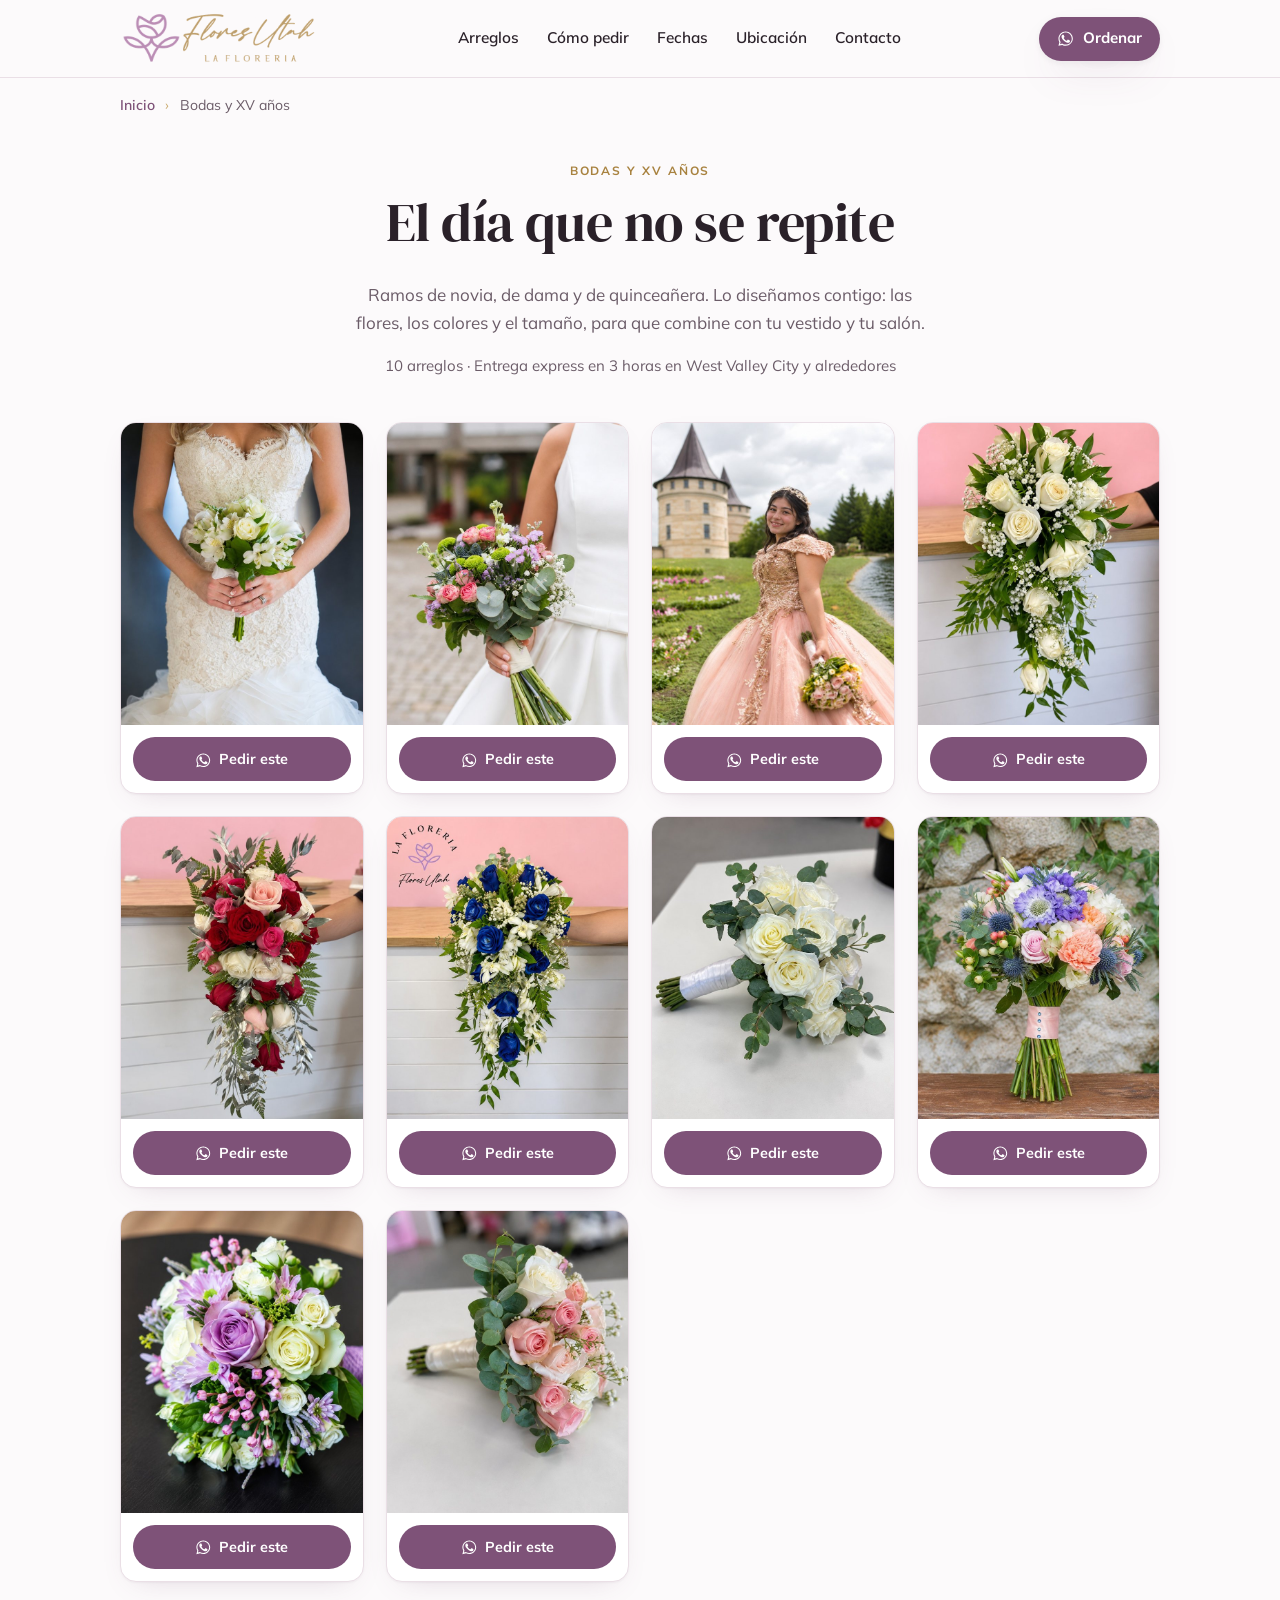
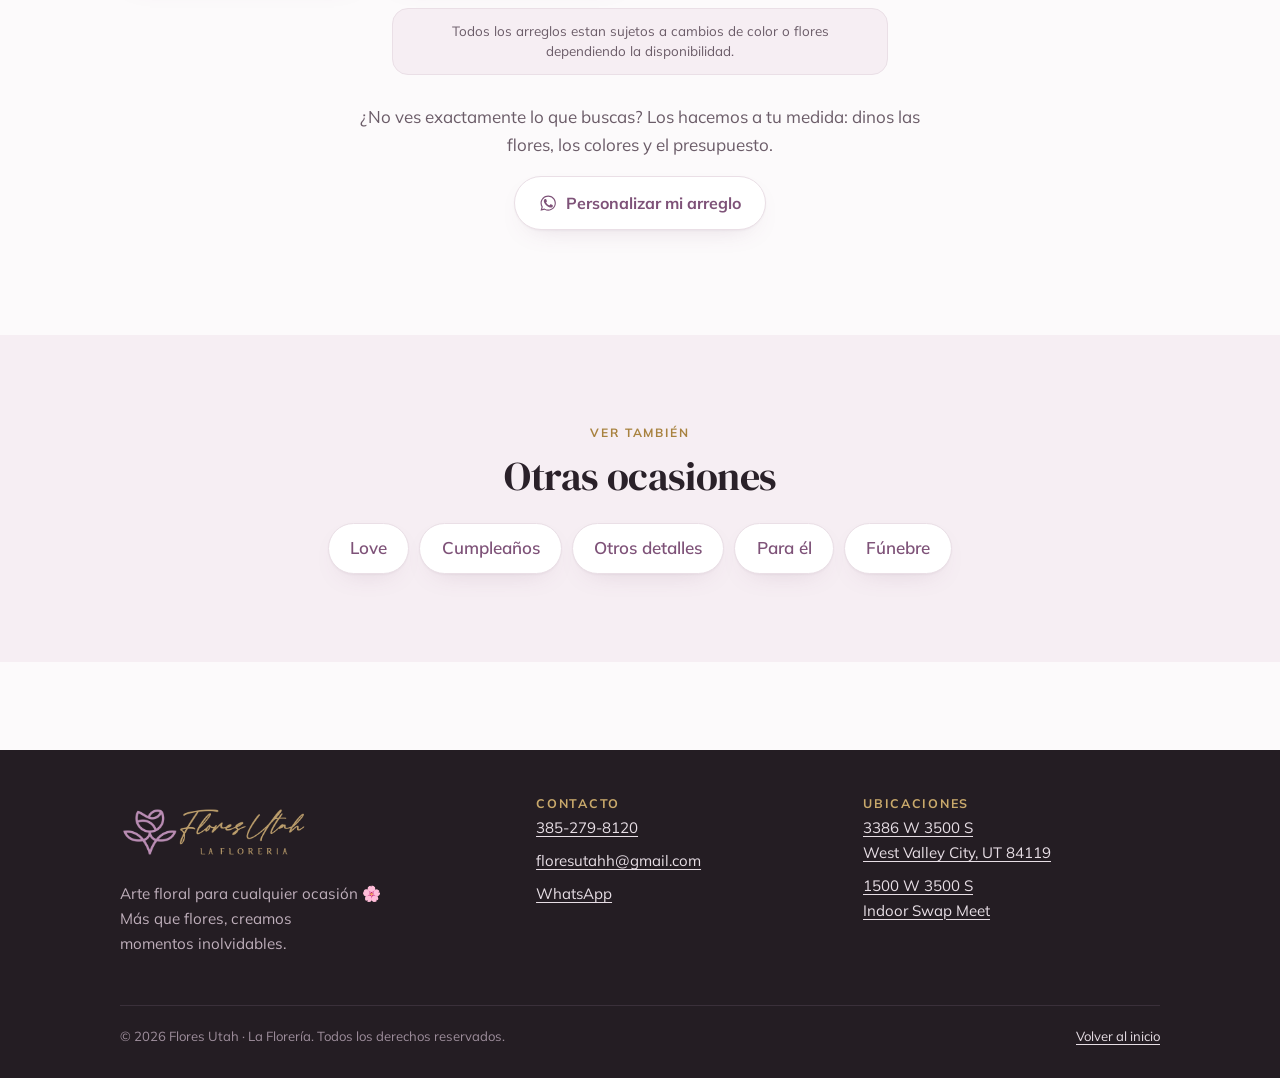
<file: flores-para-bodas-y-xv/index.html>
<!doctype html>
<html lang="es">
<head>
<meta charset="utf-8">
<meta name="viewport" content="width=device-width, initial-scale=1">
<title>Flores para bodas y XV años en West Valley City | Flores Utah</title>
<meta name="description" content="Ramos de novia, arreglos y decoración floral para bodas y XV años en West Valley City, Utah. Agenda una consulta.">
<link rel="canonical" href="https://www.floresutah.com/flores-para-bodas-y-xv/">
<meta name="theme-color" content="#7E5278">
<link rel="icon" href="../favicon-32.png" sizes="32x32" type="image/png">
<link rel="apple-touch-icon" href="../apple-touch-icon.png">
<meta property="og:type" content="website">
<meta property="og:site_name" content="Flores Utah">
<meta property="og:locale" content="es_MX">
<meta property="og:url" content="https://www.floresutah.com/flores-para-bodas-y-xv/">
<meta property="og:title" content="Flores para bodas y XV años en West Valley City | Flores Utah">
<meta property="og:description" content="Ramos de novia, arreglos y decoración floral para bodas y XV años en West Valley City, Utah. Agenda una consulta.">
<meta property="og:image" content="https://www.floresutah.com/img/cat/boda-01.jpg">
<meta name="twitter:card" content="summary_large_image">
<link rel="preconnect" href="https://fonts.googleapis.com">
<link rel="preconnect" href="https://fonts.gstatic.com" crossorigin>
<link rel="stylesheet" href="https://fonts.googleapis.com/css2?family=DM+Serif+Display:ital@0;1&family=Mulish:wght@400;600;700&display=swap">
<link rel="stylesheet" href="../css/estilo.css">
<script type="application/ld+json">
{
 "@context": "https://schema.org",
 "@type": "CollectionPage",
 "name": "El día que no se repite",
 "description": "Ramos de novia, arreglos y decoración floral para bodas y XV años en West Valley City, Utah. Agenda una consulta.",
 "url": "https://www.floresutah.com/flores-para-bodas-y-xv/",
 "isPartOf": {
  "@type": "WebSite",
  "url": "https://www.floresutah.com/"
 },
 "about": {
  "@type": "Florist",
  "@id": "https://www.floresutah.com/#negocio"
 },
 "breadcrumb": {
  "@type": "BreadcrumbList",
  "itemListElement": [
   {
    "@type": "ListItem",
    "position": 1,
    "name": "Inicio",
    "item": "https://www.floresutah.com/"
   },
   {
    "@type": "ListItem",
    "position": 2,
    "name": "Bodas y XV años",
    "item": "https://www.floresutah.com/flores-para-bodas-y-xv/"
   }
  ]
 },
 "mainEntity": {
  "@type": "ItemList",
  "numberOfItems": 10,
  "itemListElement": [
   {
    "@type": "ListItem",
    "position": 1,
    "item": {
     "@type": "Product",
     "name": "Bodas y XV años BODA-01",
     "sku": "BODA-01",
     "image": "https://www.floresutah.com/img/cat/boda-01.jpg",
     "brand": {
      "@type": "Brand",
      "name": "Flores Utah"
     },
     "category": "Bodas y XV años"
    }
   },
   {
    "@type": "ListItem",
    "position": 2,
    "item": {
     "@type": "Product",
     "name": "Bodas y XV años BODA-02",
     "sku": "BODA-02",
     "image": "https://www.floresutah.com/img/cat/boda-02.jpg",
     "brand": {
      "@type": "Brand",
      "name": "Flores Utah"
     },
     "category": "Bodas y XV años"
    }
   },
   {
    "@type": "ListItem",
    "position": 3,
    "item": {
     "@type": "Product",
     "name": "Bodas y XV años BODA-03",
     "sku": "BODA-03",
     "image": "https://www.floresutah.com/img/cat/boda-03.jpg",
     "brand": {
      "@type": "Brand",
      "name": "Flores Utah"
     },
     "category": "Bodas y XV años"
    }
   },
   {
    "@type": "ListItem",
    "position": 4,
    "item": {
     "@type": "Product",
     "name": "Bodas y XV años BODA-04",
     "sku": "BODA-04",
     "image": "https://www.floresutah.com/img/cat/boda-04.jpg",
     "brand": {
      "@type": "Brand",
      "name": "Flores Utah"
     },
     "category": "Bodas y XV años"
    }
   },
   {
    "@type": "ListItem",
    "position": 5,
    "item": {
     "@type": "Product",
     "name": "Bodas y XV años BODA-05",
     "sku": "BODA-05",
     "image": "https://www.floresutah.com/img/cat/boda-05.jpg",
     "brand": {
      "@type": "Brand",
      "name": "Flores Utah"
     },
     "category": "Bodas y XV años"
    }
   },
   {
    "@type": "ListItem",
    "position": 6,
    "item": {
     "@type": "Product",
     "name": "Bodas y XV años BODA-06",
     "sku": "BODA-06",
     "image": "https://www.floresutah.com/img/cat/boda-06.jpg",
     "brand": {
      "@type": "Brand",
      "name": "Flores Utah"
     },
     "category": "Bodas y XV años"
    }
   },
   {
    "@type": "ListItem",
    "position": 7,
    "item": {
     "@type": "Product",
     "name": "Bodas y XV años BODA-07",
     "sku": "BODA-07",
     "image": "https://www.floresutah.com/img/cat/boda-07.jpg",
     "brand": {
      "@type": "Brand",
      "name": "Flores Utah"
     },
     "category": "Bodas y XV años"
    }
   },
   {
    "@type": "ListItem",
    "position": 8,
    "item": {
     "@type": "Product",
     "name": "Bodas y XV años BODA-08",
     "sku": "BODA-08",
     "image": "https://www.floresutah.com/img/cat/boda-08.jpg",
     "brand": {
      "@type": "Brand",
      "name": "Flores Utah"
     },
     "category": "Bodas y XV años"
    }
   },
   {
    "@type": "ListItem",
    "position": 9,
    "item": {
     "@type": "Product",
     "name": "Bodas y XV años BODA-09",
     "sku": "BODA-09",
     "image": "https://www.floresutah.com/img/cat/boda-09.jpg",
     "brand": {
      "@type": "Brand",
      "name": "Flores Utah"
     },
     "category": "Bodas y XV años"
    }
   },
   {
    "@type": "ListItem",
    "position": 10,
    "item": {
     "@type": "Product",
     "name": "Bodas y XV años BODA-10",
     "sku": "BODA-10",
     "image": "https://www.floresutah.com/img/cat/boda-10.jpg",
     "brand": {
      "@type": "Brand",
      "name": "Flores Utah"
     },
     "category": "Bodas y XV años"
    }
   }
  ]
 }
}
</script>
</head>
<body>
<svg width="0" height="0" style="position:absolute" aria-hidden="true" focusable="false">
  <symbol id="i-wa" viewBox="0 0 24 24"><path d="M17.5 14.4c-.3-.2-1.7-.9-2-1-.3-.1-.5-.2-.7.1-.2.3-.7 1-.9 1.2-.2.2-.3.2-.6.1-.3-.2-1.2-.5-2.3-1.4-.9-.8-1.4-1.7-1.6-2-.2-.3 0-.5.1-.6l.5-.6c.1-.2.2-.3.3-.5 0-.2 0-.4 0-.5 0-.2-.7-1.6-.9-2.2-.2-.6-.5-.5-.7-.5h-.6c-.2 0-.5.1-.8.4-.3.3-1 1-1 2.5s1.1 2.9 1.2 3.1c.1.2 2.1 3.2 5 4.5.7.3 1.3.5 1.7.6.7.2 1.3.2 1.8.1.6-.1 1.7-.7 1.9-1.4.2-.7.2-1.3.2-1.4-.1-.1-.3-.2-.6-.4zM12 2C6.5 2 2 6.5 2 12c0 1.8.5 3.4 1.3 4.9L2 22l5.3-1.3c1.4.8 3 1.2 4.7 1.2 5.5 0 10-4.5 10-10S17.5 2 12 2zm0 18.3c-1.6 0-3.1-.4-4.4-1.2l-.3-.2-3.1.8.8-3-.2-.3c-.9-1.4-1.3-2.9-1.3-4.5C3.5 7.3 7.3 3.5 12 3.5S20.5 7.3 20.5 12 16.7 20.3 12 20.3z"/></symbol>
  <symbol id="i-tel" viewBox="0 0 24 24"><path d="M6.6 10.8c1.4 2.8 3.8 5.1 6.6 6.6l2.2-2.2c.3-.3.7-.4 1-.2 1.1.4 2.4.6 3.6.6.6 0 1 .4 1 1V20c0 .6-.4 1-1 1C10.6 21 3 13.4 3 4c0-.6.4-1 1-1h3.5c.6 0 1 .4 1 1 0 1.3.2 2.5.6 3.6.1.4 0 .8-.2 1l-2.3 2.2z"/></symbol>
  <symbol id="i-pin" viewBox="0 0 24 24"><path d="M12 2C8.1 2 5 5.1 5 9c0 5.2 7 13 7 13s7-7.8 7-13c0-3.9-3.1-7-7-7zm0 9.5A2.5 2.5 0 1 1 12 6.5a2.5 2.5 0 0 1 0 5z"/></symbol>
  <symbol id="i-mail" viewBox="0 0 24 24"><path d="M20 4H4a2 2 0 0 0-2 2v12a2 2 0 0 0 2 2h16a2 2 0 0 0 2-2V6a2 2 0 0 0-2-2zm0 4.2-8 5-8-5V6l8 5 8-5v2.2z"/></symbol>
  <symbol id="i-ig" viewBox="0 0 24 24"><path d="M12 2.2c3.2 0 3.6 0 4.9.1 1.2.1 1.8.3 2.2.4.6.2 1 .5 1.4.9.4.4.7.8.9 1.4.2.4.4 1 .4 2.2.1 1.3.1 1.7.1 4.9s0 3.6-.1 4.9c-.1 1.2-.3 1.8-.4 2.2-.2.6-.5 1-.9 1.4-.4.4-.8.7-1.4.9-.4.2-1 .4-2.2.4-1.3.1-1.7.1-4.9.1s-3.6 0-4.9-.1c-1.2-.1-1.8-.3-2.2-.4-.6-.2-1-.5-1.4-.9-.4-.4-.7-.8-.9-1.4-.2-.4-.4-1-.4-2.2-.1-1.3-.1-1.7-.1-4.9s0-3.6.1-4.9c.1-1.2.3-1.8.4-2.2.2-.6.5-1 .9-1.4.4-.4.8-.7 1.4-.9.4-.2 1-.4 2.2-.4 1.3-.1 1.7-.1 4.9-.1zM12 7.8a4.2 4.2 0 1 0 0 8.4 4.2 4.2 0 0 0 0-8.4zm0 6.9a2.7 2.7 0 1 1 0-5.4 2.7 2.7 0 0 1 0 5.4zm5.4-7.1a1 1 0 1 1-2 0 1 1 0 0 1 2 0z"/></symbol>
  <symbol id="i-fb" viewBox="0 0 24 24"><path d="M13.5 21v-8h2.7l.4-3.1h-3.1V7.9c0-.9.3-1.5 1.6-1.5h1.6V3.6c-.3 0-1.3-.1-2.4-.1-2.3 0-3.9 1.4-3.9 4.1v2.3H7.7V13h2.7v8h3.1z"/></symbol>
</svg>

<a class="solo-lectores" href="#contenido">Saltar al contenido</a>

<header class="cabecera">
  <div class="env cabecera__fila">
    <a class="marca" href="../" aria-label="Flores Utah — inicio">
      <img src="../img/logo.png" width="172" height="66" alt="Flores Utah, La Florería">
    </a>
    <nav class="nav" aria-label="Principal">
      <a href="../#arreglos">Arreglos</a>
      <a href="../#como-pedir">Cómo pedir</a>
      <a href="../#fechas">Fechas</a>
      <a href="../#ubicacion">Ubicación</a>
      <a href="../#contacto">Contacto</a>
    </nav>
    <a class="btn btn--principal" href="https://wa.me/13852798120?text=Hola%20Flores%20Utah%20%F0%9F%8C%B8%20Quiero%20flores%20para%20una%20boda%20o%20XV%20a%C3%B1os." rel="noopener">
      <svg class="ico" aria-hidden="true"><use href="#i-wa"></use></svg>Ordenar
    </a>
  </div>
</header>

<main id="contenido">
  <nav class="migas env" aria-label="Dónde estás">
    <a href="../">Inicio</a> <span aria-hidden="true">›</span> <span>Bodas y XV años</span>
  </nav>

  <section class="seccion seccion--corta">
    <div class="env centrado">
      <span class="antetitulo">Bodas y XV años</span>
      <h1>El día que no se repite</h1>
      <p class="plomo" style="max-width:58ch;margin-inline:auto">Ramos de novia, de dama y de quinceañera. Lo diseñamos contigo: las flores, los colores y el tamaño, para que combine con tu vestido y tu salón.</p>
      <p class="plomo" style="font-size:.94rem">
        10 arreglos · Entrega express en 3 horas en West Valley City y alrededores
      </p>
    </div>
  </section>

  <section class="seccion seccion--sintope">
    <div class="env">
      <div class="piezas">
        <figure class="pieza">
          <img src="../img/cat/boda-01.jpg" width="700" height="875" loading="eager" decoding="async" alt="Bodas y XV años — arreglo floral 1 de Flores Utah, West Valley City">
          <figcaption>
            <a class="btn btn--principal" href="https://wa.me/13852798120?text=Hola%20Flores%20Utah%20%F0%9F%8C%B8%20Quiero%20flores%20para%20una%20boda%20o%20XV%20a%C3%B1os%20%28foto%201%29." rel="noopener"><svg class="ico" aria-hidden="true"><use href="#i-wa"></use></svg>Pedir este</a>
          </figcaption>
        </figure>
        <figure class="pieza">
          <img src="../img/cat/boda-02.jpg" width="700" height="875" loading="eager" decoding="async" alt="Bodas y XV años — arreglo floral 2 de Flores Utah, West Valley City">
          <figcaption>
            <a class="btn btn--principal" href="https://wa.me/13852798120?text=Hola%20Flores%20Utah%20%F0%9F%8C%B8%20Quiero%20flores%20para%20una%20boda%20o%20XV%20a%C3%B1os%20%28foto%202%29." rel="noopener"><svg class="ico" aria-hidden="true"><use href="#i-wa"></use></svg>Pedir este</a>
          </figcaption>
        </figure>
        <figure class="pieza">
          <img src="../img/cat/boda-03.jpg" width="700" height="875" loading="eager" decoding="async" alt="Bodas y XV años — arreglo floral 3 de Flores Utah, West Valley City">
          <figcaption>
            <a class="btn btn--principal" href="https://wa.me/13852798120?text=Hola%20Flores%20Utah%20%F0%9F%8C%B8%20Quiero%20flores%20para%20una%20boda%20o%20XV%20a%C3%B1os%20%28foto%203%29." rel="noopener"><svg class="ico" aria-hidden="true"><use href="#i-wa"></use></svg>Pedir este</a>
          </figcaption>
        </figure>
        <figure class="pieza">
          <img src="../img/cat/boda-04.jpg" width="700" height="875" loading="eager" decoding="async" alt="Bodas y XV años — arreglo floral 4 de Flores Utah, West Valley City">
          <figcaption>
            <a class="btn btn--principal" href="https://wa.me/13852798120?text=Hola%20Flores%20Utah%20%F0%9F%8C%B8%20Quiero%20flores%20para%20una%20boda%20o%20XV%20a%C3%B1os%20%28foto%204%29." rel="noopener"><svg class="ico" aria-hidden="true"><use href="#i-wa"></use></svg>Pedir este</a>
          </figcaption>
        </figure>
        <figure class="pieza">
          <img src="../img/cat/boda-05.jpg" width="700" height="875" loading="lazy" decoding="async" alt="Bodas y XV años — arreglo floral 5 de Flores Utah, West Valley City">
          <figcaption>
            <a class="btn btn--principal" href="https://wa.me/13852798120?text=Hola%20Flores%20Utah%20%F0%9F%8C%B8%20Quiero%20flores%20para%20una%20boda%20o%20XV%20a%C3%B1os%20%28foto%205%29." rel="noopener"><svg class="ico" aria-hidden="true"><use href="#i-wa"></use></svg>Pedir este</a>
          </figcaption>
        </figure>
        <figure class="pieza">
          <img src="../img/cat/boda-06.jpg" width="700" height="875" loading="lazy" decoding="async" alt="Bodas y XV años — arreglo floral 6 de Flores Utah, West Valley City">
          <figcaption>
            <a class="btn btn--principal" href="https://wa.me/13852798120?text=Hola%20Flores%20Utah%20%F0%9F%8C%B8%20Quiero%20flores%20para%20una%20boda%20o%20XV%20a%C3%B1os%20%28foto%206%29." rel="noopener"><svg class="ico" aria-hidden="true"><use href="#i-wa"></use></svg>Pedir este</a>
          </figcaption>
        </figure>
        <figure class="pieza">
          <img src="../img/cat/boda-07.jpg" width="700" height="875" loading="lazy" decoding="async" alt="Bodas y XV años — arreglo floral 7 de Flores Utah, West Valley City">
          <figcaption>
            <a class="btn btn--principal" href="https://wa.me/13852798120?text=Hola%20Flores%20Utah%20%F0%9F%8C%B8%20Quiero%20flores%20para%20una%20boda%20o%20XV%20a%C3%B1os%20%28foto%207%29." rel="noopener"><svg class="ico" aria-hidden="true"><use href="#i-wa"></use></svg>Pedir este</a>
          </figcaption>
        </figure>
        <figure class="pieza">
          <img src="../img/cat/boda-08.jpg" width="700" height="875" loading="lazy" decoding="async" alt="Bodas y XV años — arreglo floral 8 de Flores Utah, West Valley City">
          <figcaption>
            <a class="btn btn--principal" href="https://wa.me/13852798120?text=Hola%20Flores%20Utah%20%F0%9F%8C%B8%20Quiero%20flores%20para%20una%20boda%20o%20XV%20a%C3%B1os%20%28foto%208%29." rel="noopener"><svg class="ico" aria-hidden="true"><use href="#i-wa"></use></svg>Pedir este</a>
          </figcaption>
        </figure>
        <figure class="pieza">
          <img src="../img/cat/boda-09.jpg" width="700" height="875" loading="lazy" decoding="async" alt="Bodas y XV años — arreglo floral 9 de Flores Utah, West Valley City">
          <figcaption>
            <a class="btn btn--principal" href="https://wa.me/13852798120?text=Hola%20Flores%20Utah%20%F0%9F%8C%B8%20Quiero%20flores%20para%20una%20boda%20o%20XV%20a%C3%B1os%20%28foto%209%29." rel="noopener"><svg class="ico" aria-hidden="true"><use href="#i-wa"></use></svg>Pedir este</a>
          </figcaption>
        </figure>
        <figure class="pieza">
          <img src="../img/cat/boda-10.jpg" width="700" height="875" loading="lazy" decoding="async" alt="Bodas y XV años — arreglo floral 10 de Flores Utah, West Valley City">
          <figcaption>
            <a class="btn btn--principal" href="https://wa.me/13852798120?text=Hola%20Flores%20Utah%20%F0%9F%8C%B8%20Quiero%20flores%20para%20una%20boda%20o%20XV%20a%C3%B1os%20%28foto%2010%29." rel="noopener"><svg class="ico" aria-hidden="true"><use href="#i-wa"></use></svg>Pedir este</a>
          </figcaption>
        </figure>
      </div>
      <p class="aviso">Todos los arreglos estan sujetos a cambios de color o flores dependiendo la disponibilidad.</p>
      <p class="centrado plomo" style="margin-top:28px;max-width:58ch;margin-inline:auto">
        ¿No ves exactamente lo que buscas? Los hacemos a tu medida: dinos las flores,
        los colores y el presupuesto.
      </p>
      <p class="centrado" style="margin-top:14px">
        <a class="btn btn--fantasma" href="https://wa.me/13852798120?text=Hola%20Flores%20Utah%20%F0%9F%8C%B8%20Quiero%20un%20arreglo%20personalizado." rel="noopener">
          <svg class="ico" aria-hidden="true"><use href="#i-wa"></use></svg>Personalizar mi arreglo
        </a>
      </p>
    </div>
  </section>

  <section class="seccion seccion--tibia">
    <div class="env centrado">
      <span class="antetitulo">Ver también</span>
      <h2>Otras ocasiones</h2>
      <ul class="otras">
          <li><a href="../flores-de-amor/">Love</a></li>
          <li><a href="../flores-de-cumpleanos/">Cumpleaños</a></li>
          <li><a href="../arreglos-en-base/">Otros detalles</a></li>
          <li><a href="../flores-para-el/">Para él</a></li>
          <li><a href="../coronas-funebres/">Fúnebre</a></li>
      </ul>
    </div>
  </section>
</main>

<footer class="pie">
  <div class="env">
    <div class="pie__rejilla">
      <div>
        <img src="../img/logo.png" width="190" height="73" loading="lazy" alt="Flores Utah, La Florería">
        <p class="lema">Arte floral para cualquier ocasión 🌸<br>Más que flores, creamos momentos inolvidables.</p>
      </div>
      <div>
        <h3>Contacto</h3>
        <ul>
          <li><a href="tel:+13852798120">385-279-8120</a></li>
          <li><a href="mailto:floresutahh@gmail.com">floresutahh@gmail.com</a></li>
          <li><a href="https://wa.me/13852798120" rel="noopener">WhatsApp</a></li>
        </ul>
      </div>
      <div>
        <h3>Ubicaciones</h3>
        <ul>
          <li><a href="https://www.google.com/maps/search/?api=1&amp;query=3386+W+3500+S+West+Valley+City+UT+84119" rel="noopener">3386 W 3500 S<br>West Valley City, UT 84119</a></li>
          <li><a href="https://www.google.com/maps/search/?api=1&amp;query=1500+W+3500+S+West+Valley+City+UT" rel="noopener">1500 W 3500 S<br>Indoor Swap Meet</a></li>
        </ul>
      </div>
    </div>
    <div class="pie__legal">
      <span>© <span id="anio">2026</span> Flores Utah · La Florería. Todos los derechos reservados.</span>
      <span><a href="../">Volver al inicio</a></span>
    </div>
  </div>
</footer>

<nav class="barra" aria-label="Acciones rápidas">
  <a href="tel:+13852798120"><svg class="ico" aria-hidden="true"><use href="#i-tel"></use></svg>Llamar</a>
  <a class="destacado" href="https://wa.me/13852798120?text=Hola%20Flores%20Utah%20%F0%9F%8C%B8%20Quiero%20flores%20para%20una%20boda%20o%20XV%20a%C3%B1os." rel="noopener"><svg class="ico" aria-hidden="true"><use href="#i-wa"></use></svg>WhatsApp</a>
  <a href="https://www.google.com/maps/search/?api=1&amp;query=3386+W+3500+S+West+Valley+City+UT+84119" rel="noopener"><svg class="ico" aria-hidden="true"><use href="#i-pin"></use></svg>Cómo llegar</a>
</nav>

<script>document.getElementById('anio').textContent = new Date().getFullYear();</script>
</body>
</html>
</file>
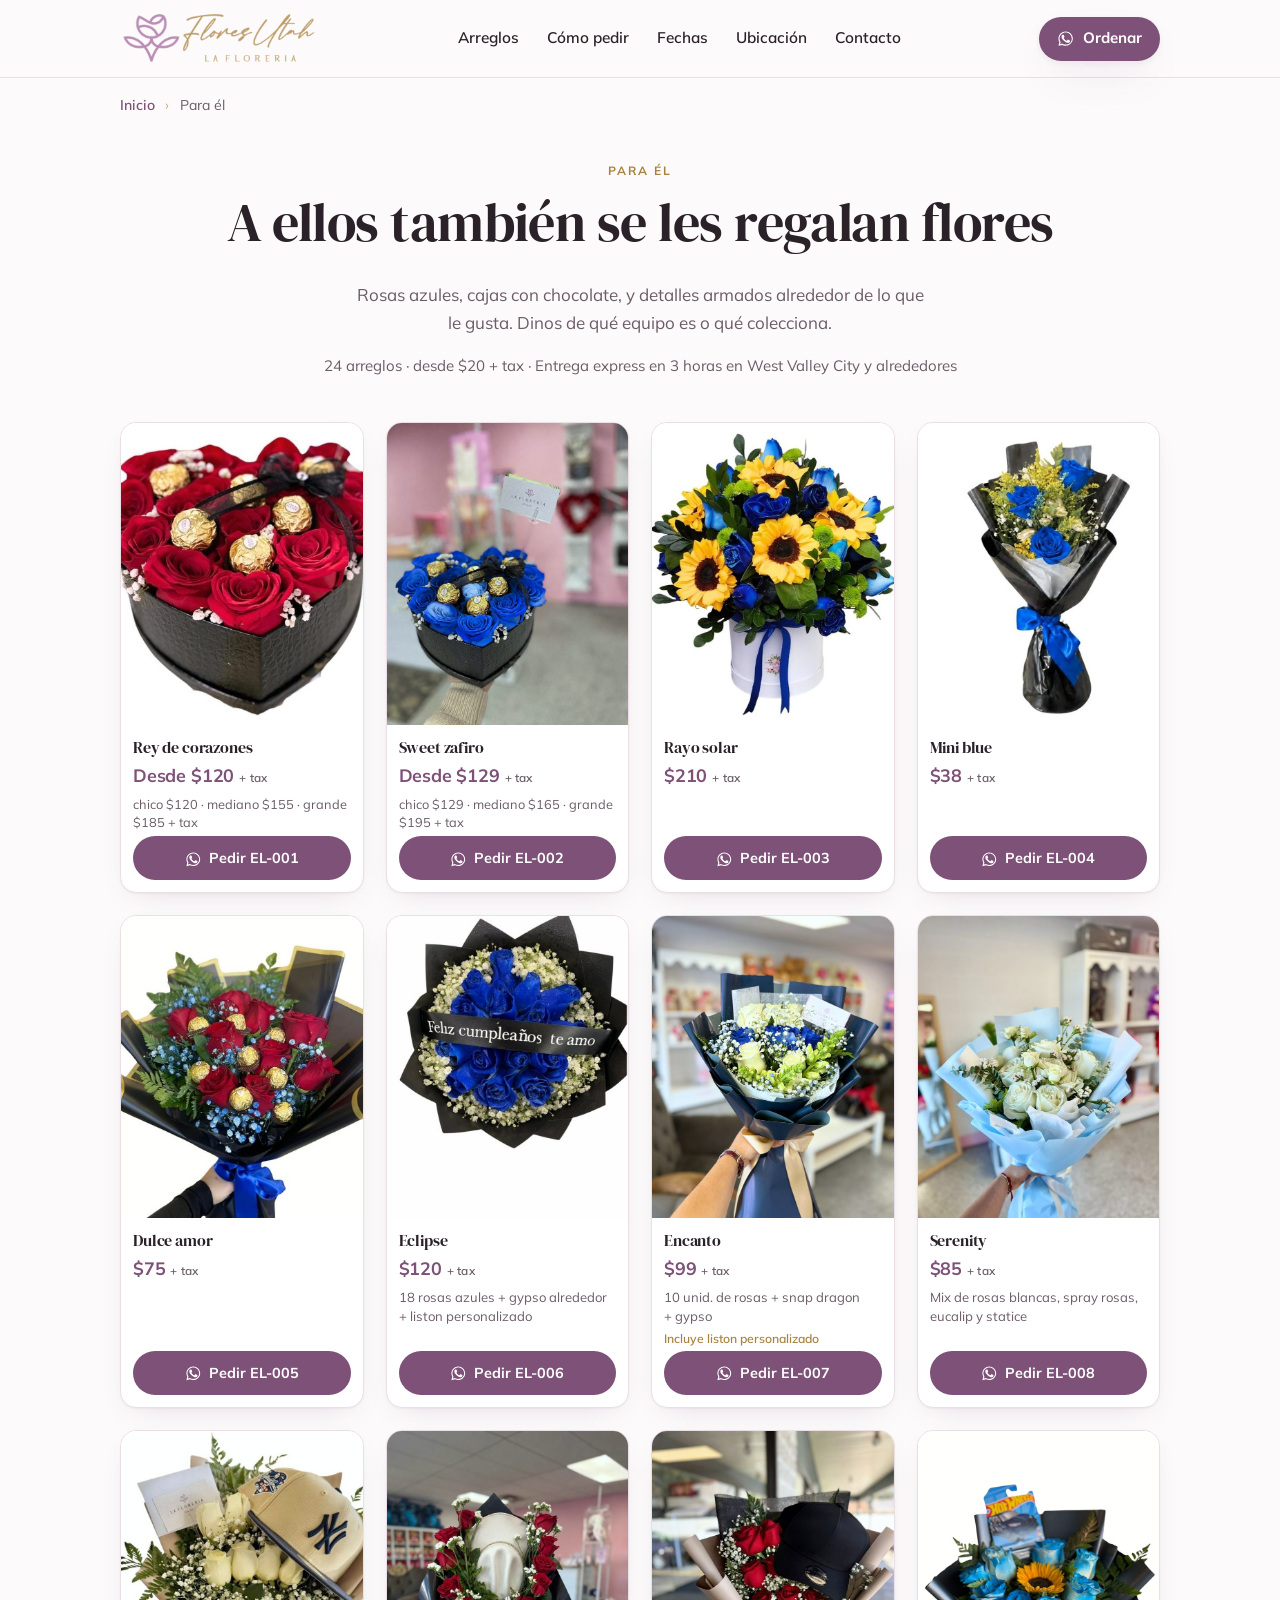
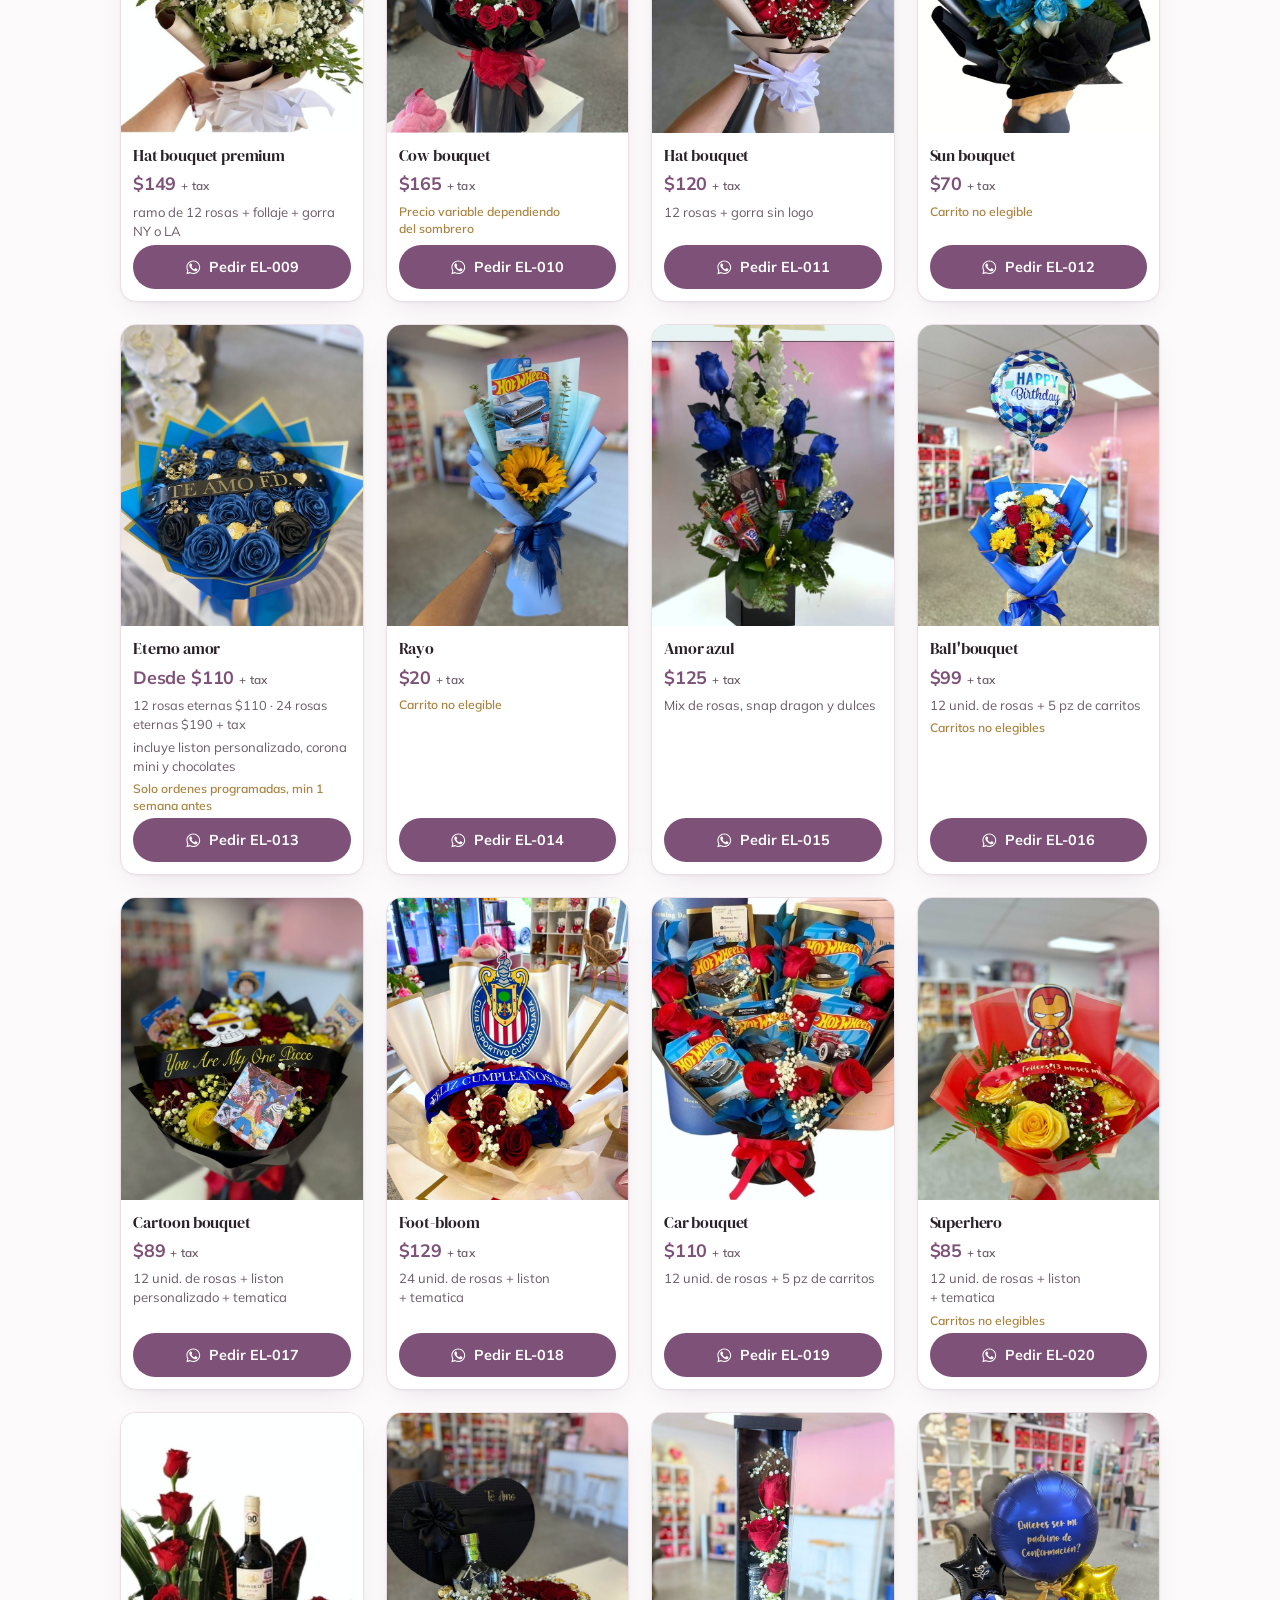
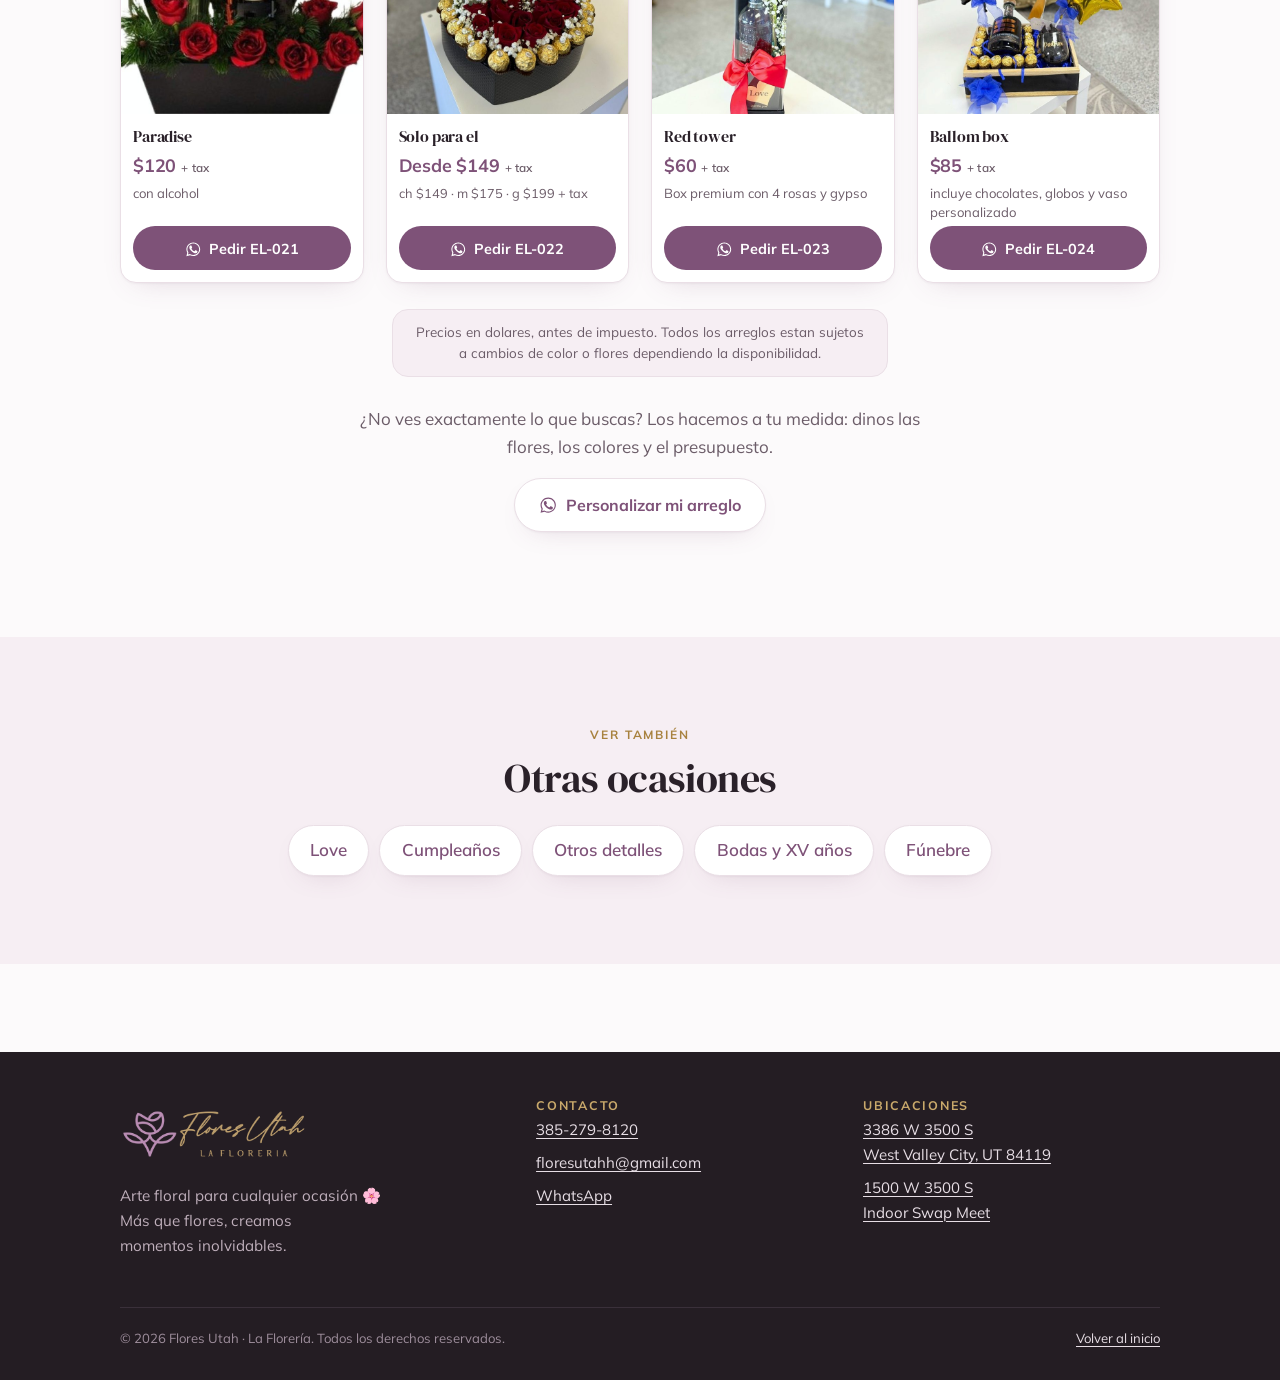
<file: flores-para-el/index.html>
<!doctype html>
<html lang="es">
<head>
<meta charset="utf-8">
<meta name="viewport" content="width=device-width, initial-scale=1">
<title>Flores y detalles para hombre en West Valley City | Flores Utah</title>
<meta name="description" content="Arreglos para hombre en West Valley City, Utah: rosas azules, cajas con chocolates, Hot Wheels y detalles personalizados.">
<link rel="canonical" href="https://www.floresutah.com/flores-para-el/">
<meta name="theme-color" content="#7E5278">
<link rel="icon" href="../favicon-32.png" sizes="32x32" type="image/png">
<link rel="apple-touch-icon" href="../apple-touch-icon.png">
<meta property="og:type" content="website">
<meta property="og:site_name" content="Flores Utah">
<meta property="og:locale" content="es_MX">
<meta property="og:url" content="https://www.floresutah.com/flores-para-el/">
<meta property="og:title" content="Flores y detalles para hombre en West Valley City | Flores Utah">
<meta property="og:description" content="Arreglos para hombre en West Valley City, Utah: rosas azules, cajas con chocolates, Hot Wheels y detalles personalizados.">
<meta property="og:image" content="https://www.floresutah.com/img/cat/el-003.jpg">
<meta name="twitter:card" content="summary_large_image">
<link rel="preconnect" href="https://fonts.googleapis.com">
<link rel="preconnect" href="https://fonts.gstatic.com" crossorigin>
<link rel="stylesheet" href="https://fonts.googleapis.com/css2?family=DM+Serif+Display:ital@0;1&family=Mulish:wght@400;600;700&display=swap">
<link rel="stylesheet" href="../css/estilo.css">
<script type="application/ld+json">
{
 "@context": "https://schema.org",
 "@type": "CollectionPage",
 "name": "A ellos también se les regalan flores",
 "description": "Arreglos para hombre en West Valley City, Utah: rosas azules, cajas con chocolates, Hot Wheels y detalles personalizados.",
 "url": "https://www.floresutah.com/flores-para-el/",
 "isPartOf": {
  "@type": "WebSite",
  "url": "https://www.floresutah.com/"
 },
 "about": {
  "@type": "Florist",
  "@id": "https://www.floresutah.com/#negocio"
 },
 "breadcrumb": {
  "@type": "BreadcrumbList",
  "itemListElement": [
   {
    "@type": "ListItem",
    "position": 1,
    "name": "Inicio",
    "item": "https://www.floresutah.com/"
   },
   {
    "@type": "ListItem",
    "position": 2,
    "name": "Para él",
    "item": "https://www.floresutah.com/flores-para-el/"
   }
  ]
 },
 "mainEntity": {
  "@type": "ItemList",
  "numberOfItems": 24,
  "itemListElement": [
   {
    "@type": "ListItem",
    "position": 1,
    "item": {
     "@type": "Product",
     "name": "Rey de corazones",
     "sku": "EL-001",
     "image": "https://www.floresutah.com/img/cat/el-001.jpg",
     "brand": {
      "@type": "Brand",
      "name": "Flores Utah"
     },
     "category": "Para él",
     "offers": {
      "@type": "AggregateOffer",
      "priceCurrency": "USD",
      "availability": "https://schema.org/InStock",
      "seller": {
       "@id": "https://www.floresutah.com/#negocio"
      },
      "lowPrice": 120,
      "highPrice": 185,
      "offerCount": 3
     }
    }
   },
   {
    "@type": "ListItem",
    "position": 2,
    "item": {
     "@type": "Product",
     "name": "Sweet zafiro",
     "sku": "EL-002",
     "image": "https://www.floresutah.com/img/cat/el-002.jpg",
     "brand": {
      "@type": "Brand",
      "name": "Flores Utah"
     },
     "category": "Para él",
     "offers": {
      "@type": "AggregateOffer",
      "priceCurrency": "USD",
      "availability": "https://schema.org/InStock",
      "seller": {
       "@id": "https://www.floresutah.com/#negocio"
      },
      "lowPrice": 129,
      "highPrice": 195,
      "offerCount": 3
     }
    }
   },
   {
    "@type": "ListItem",
    "position": 3,
    "item": {
     "@type": "Product",
     "name": "Rayo solar",
     "sku": "EL-003",
     "image": "https://www.floresutah.com/img/cat/el-003.jpg",
     "brand": {
      "@type": "Brand",
      "name": "Flores Utah"
     },
     "category": "Para él",
     "offers": {
      "@type": "Offer",
      "priceCurrency": "USD",
      "availability": "https://schema.org/InStock",
      "seller": {
       "@id": "https://www.floresutah.com/#negocio"
      },
      "price": 210
     }
    }
   },
   {
    "@type": "ListItem",
    "position": 4,
    "item": {
     "@type": "Product",
     "name": "Mini blue",
     "sku": "EL-004",
     "image": "https://www.floresutah.com/img/cat/el-004.jpg",
     "brand": {
      "@type": "Brand",
      "name": "Flores Utah"
     },
     "category": "Para él",
     "offers": {
      "@type": "Offer",
      "priceCurrency": "USD",
      "availability": "https://schema.org/InStock",
      "seller": {
       "@id": "https://www.floresutah.com/#negocio"
      },
      "price": 38
     }
    }
   },
   {
    "@type": "ListItem",
    "position": 5,
    "item": {
     "@type": "Product",
     "name": "Dulce amor",
     "sku": "EL-005",
     "image": "https://www.floresutah.com/img/cat/el-005.jpg",
     "brand": {
      "@type": "Brand",
      "name": "Flores Utah"
     },
     "category": "Para él",
     "offers": {
      "@type": "Offer",
      "priceCurrency": "USD",
      "availability": "https://schema.org/InStock",
      "seller": {
       "@id": "https://www.floresutah.com/#negocio"
      },
      "price": 75
     }
    }
   },
   {
    "@type": "ListItem",
    "position": 6,
    "item": {
     "@type": "Product",
     "name": "Eclipse",
     "sku": "EL-006",
     "image": "https://www.floresutah.com/img/cat/el-006.jpg",
     "brand": {
      "@type": "Brand",
      "name": "Flores Utah"
     },
     "category": "Para él",
     "description": "18 rosas azules + gypso alrededor + liston personalizado",
     "offers": {
      "@type": "Offer",
      "priceCurrency": "USD",
      "availability": "https://schema.org/InStock",
      "seller": {
       "@id": "https://www.floresutah.com/#negocio"
      },
      "price": 120
     }
    }
   },
   {
    "@type": "ListItem",
    "position": 7,
    "item": {
     "@type": "Product",
     "name": "Encanto",
     "sku": "EL-007",
     "image": "https://www.floresutah.com/img/cat/el-007.jpg",
     "brand": {
      "@type": "Brand",
      "name": "Flores Utah"
     },
     "category": "Para él",
     "description": "10 unid. de rosas + snap dragon + gypso",
     "offers": {
      "@type": "Offer",
      "priceCurrency": "USD",
      "availability": "https://schema.org/InStock",
      "seller": {
       "@id": "https://www.floresutah.com/#negocio"
      },
      "price": 99
     }
    }
   },
   {
    "@type": "ListItem",
    "position": 8,
    "item": {
     "@type": "Product",
     "name": "Serenity",
     "sku": "EL-008",
     "image": "https://www.floresutah.com/img/cat/el-008.jpg",
     "brand": {
      "@type": "Brand",
      "name": "Flores Utah"
     },
     "category": "Para él",
     "description": "Mix de rosas blancas, spray rosas, eucalip y statice",
     "offers": {
      "@type": "Offer",
      "priceCurrency": "USD",
      "availability": "https://schema.org/InStock",
      "seller": {
       "@id": "https://www.floresutah.com/#negocio"
      },
      "price": 85
     }
    }
   },
   {
    "@type": "ListItem",
    "position": 9,
    "item": {
     "@type": "Product",
     "name": "Hat bouquet premium",
     "sku": "EL-009",
     "image": "https://www.floresutah.com/img/cat/el-009.jpg",
     "brand": {
      "@type": "Brand",
      "name": "Flores Utah"
     },
     "category": "Para él",
     "description": "ramo de 12 rosas + follaje + gorra NY o LA",
     "offers": {
      "@type": "Offer",
      "priceCurrency": "USD",
      "availability": "https://schema.org/InStock",
      "seller": {
       "@id": "https://www.floresutah.com/#negocio"
      },
      "price": 149
     }
    }
   },
   {
    "@type": "ListItem",
    "position": 10,
    "item": {
     "@type": "Product",
     "name": "Cow bouquet",
     "sku": "EL-010",
     "image": "https://www.floresutah.com/img/cat/el-010.jpg",
     "brand": {
      "@type": "Brand",
      "name": "Flores Utah"
     },
     "category": "Para él",
     "offers": {
      "@type": "Offer",
      "priceCurrency": "USD",
      "availability": "https://schema.org/InStock",
      "seller": {
       "@id": "https://www.floresutah.com/#negocio"
      },
      "price": 165
     }
    }
   },
   {
    "@type": "ListItem",
    "position": 11,
    "item": {
     "@type": "Product",
     "name": "Hat bouquet",
     "sku": "EL-011",
     "image": "https://www.floresutah.com/img/cat/el-011.jpg",
     "brand": {
      "@type": "Brand",
      "name": "Flores Utah"
     },
     "category": "Para él",
     "description": "12 rosas + gorra sin logo",
     "offers": {
      "@type": "Offer",
      "priceCurrency": "USD",
      "availability": "https://schema.org/InStock",
      "seller": {
       "@id": "https://www.floresutah.com/#negocio"
      },
      "price": 120
     }
    }
   },
   {
    "@type": "ListItem",
    "position": 12,
    "item": {
     "@type": "Product",
     "name": "Sun bouquet",
     "sku": "EL-012",
     "image": "https://www.floresutah.com/img/cat/el-012.jpg",
     "brand": {
      "@type": "Brand",
      "name": "Flores Utah"
     },
     "category": "Para él",
     "offers": {
      "@type": "Offer",
      "priceCurrency": "USD",
      "availability": "https://schema.org/InStock",
      "seller": {
       "@id": "https://www.floresutah.com/#negocio"
      },
      "price": 70
     }
    }
   },
   {
    "@type": "ListItem",
    "position": 13,
    "item": {
     "@type": "Product",
     "name": "Eterno amor",
     "sku": "EL-013",
     "image": "https://www.floresutah.com/img/cat/el-013.jpg",
     "brand": {
      "@type": "Brand",
      "name": "Flores Utah"
     },
     "category": "Para él",
     "description": "incluye liston personalizado, corona mini y chocolates",
     "offers": {
      "@type": "AggregateOffer",
      "priceCurrency": "USD",
      "availability": "https://schema.org/InStock",
      "seller": {
       "@id": "https://www.floresutah.com/#negocio"
      },
      "lowPrice": 110,
      "highPrice": 190,
      "offerCount": 2
     }
    }
   },
   {
    "@type": "ListItem",
    "position": 14,
    "item": {
     "@type": "Product",
     "name": "Rayo",
     "sku": "EL-014",
     "image": "https://www.floresutah.com/img/cat/el-014.jpg",
     "brand": {
      "@type": "Brand",
      "name": "Flores Utah"
     },
     "category": "Para él",
     "offers": {
      "@type": "Offer",
      "priceCurrency": "USD",
      "availability": "https://schema.org/InStock",
      "seller": {
       "@id": "https://www.floresutah.com/#negocio"
      },
      "price": 20
     }
    }
   },
   {
    "@type": "ListItem",
    "position": 15,
    "item": {
     "@type": "Product",
     "name": "Amor azul",
     "sku": "EL-015",
     "image": "https://www.floresutah.com/img/cat/el-015.jpg",
     "brand": {
      "@type": "Brand",
      "name": "Flores Utah"
     },
     "category": "Para él",
     "description": "Mix de rosas, snap dragon y dulces",
     "offers": {
      "@type": "Offer",
      "priceCurrency": "USD",
      "availability": "https://schema.org/InStock",
      "seller": {
       "@id": "https://www.floresutah.com/#negocio"
      },
      "price": 125
     }
    }
   },
   {
    "@type": "ListItem",
    "position": 16,
    "item": {
     "@type": "Product",
     "name": "Ball'bouquet",
     "sku": "EL-016",
     "image": "https://www.floresutah.com/img/cat/el-016.jpg",
     "brand": {
      "@type": "Brand",
      "name": "Flores Utah"
     },
     "category": "Para él",
     "description": "12 unid. de rosas + 5 pz de carritos",
     "offers": {
      "@type": "Offer",
      "priceCurrency": "USD",
      "availability": "https://schema.org/InStock",
      "seller": {
       "@id": "https://www.floresutah.com/#negocio"
      },
      "price": 99
     }
    }
   },
   {
    "@type": "ListItem",
    "position": 17,
    "item": {
     "@type": "Product",
     "name": "Cartoon bouquet",
     "sku": "EL-017",
     "image": "https://www.floresutah.com/img/cat/el-017.jpg",
     "brand": {
      "@type": "Brand",
      "name": "Flores Utah"
     },
     "category": "Para él",
     "description": "12 unid. de rosas + liston personalizado + tematica",
     "offers": {
      "@type": "Offer",
      "priceCurrency": "USD",
      "availability": "https://schema.org/InStock",
      "seller": {
       "@id": "https://www.floresutah.com/#negocio"
      },
      "price": 89
     }
    }
   },
   {
    "@type": "ListItem",
    "position": 18,
    "item": {
     "@type": "Product",
     "name": "Foot-bloom",
     "sku": "EL-018",
     "image": "https://www.floresutah.com/img/cat/el-018.jpg",
     "brand": {
      "@type": "Brand",
      "name": "Flores Utah"
     },
     "category": "Para él",
     "description": "24 unid. de rosas + liston + tematica",
     "offers": {
      "@type": "Offer",
      "priceCurrency": "USD",
      "availability": "https://schema.org/InStock",
      "seller": {
       "@id": "https://www.floresutah.com/#negocio"
      },
      "price": 129
     }
    }
   },
   {
    "@type": "ListItem",
    "position": 19,
    "item": {
     "@type": "Product",
     "name": "Car bouquet",
     "sku": "EL-019",
     "image": "https://www.floresutah.com/img/cat/el-019.jpg",
     "brand": {
      "@type": "Brand",
      "name": "Flores Utah"
     },
     "category": "Para él",
     "description": "12 unid. de rosas + 5 pz de carritos",
     "offers": {
      "@type": "Offer",
      "priceCurrency": "USD",
      "availability": "https://schema.org/InStock",
      "seller": {
       "@id": "https://www.floresutah.com/#negocio"
      },
      "price": 110
     }
    }
   },
   {
    "@type": "ListItem",
    "position": 20,
    "item": {
     "@type": "Product",
     "name": "Superhero",
     "sku": "EL-020",
     "image": "https://www.floresutah.com/img/cat/el-020.jpg",
     "brand": {
      "@type": "Brand",
      "name": "Flores Utah"
     },
     "category": "Para él",
     "description": "12 unid. de rosas + liston + tematica",
     "offers": {
      "@type": "Offer",
      "priceCurrency": "USD",
      "availability": "https://schema.org/InStock",
      "seller": {
       "@id": "https://www.floresutah.com/#negocio"
      },
      "price": 85
     }
    }
   },
   {
    "@type": "ListItem",
    "position": 21,
    "item": {
     "@type": "Product",
     "name": "Paradise",
     "sku": "EL-021",
     "image": "https://www.floresutah.com/img/cat/el-021.jpg",
     "brand": {
      "@type": "Brand",
      "name": "Flores Utah"
     },
     "category": "Para él",
     "description": "con alcohol",
     "offers": {
      "@type": "Offer",
      "priceCurrency": "USD",
      "availability": "https://schema.org/InStock",
      "seller": {
       "@id": "https://www.floresutah.com/#negocio"
      },
      "price": 120
     }
    }
   },
   {
    "@type": "ListItem",
    "position": 22,
    "item": {
     "@type": "Product",
     "name": "Solo para el",
     "sku": "EL-022",
     "image": "https://www.floresutah.com/img/cat/el-022.jpg",
     "brand": {
      "@type": "Brand",
      "name": "Flores Utah"
     },
     "category": "Para él",
     "offers": {
      "@type": "AggregateOffer",
      "priceCurrency": "USD",
      "availability": "https://schema.org/InStock",
      "seller": {
       "@id": "https://www.floresutah.com/#negocio"
      },
      "lowPrice": 149,
      "highPrice": 199,
      "offerCount": 3
     }
    }
   },
   {
    "@type": "ListItem",
    "position": 23,
    "item": {
     "@type": "Product",
     "name": "Red tower",
     "sku": "EL-023",
     "image": "https://www.floresutah.com/img/cat/el-023.jpg",
     "brand": {
      "@type": "Brand",
      "name": "Flores Utah"
     },
     "category": "Para él",
     "description": "Box premium con 4 rosas y gypso",
     "offers": {
      "@type": "Offer",
      "priceCurrency": "USD",
      "availability": "https://schema.org/InStock",
      "seller": {
       "@id": "https://www.floresutah.com/#negocio"
      },
      "price": 60
     }
    }
   },
   {
    "@type": "ListItem",
    "position": 24,
    "item": {
     "@type": "Product",
     "name": "Ballom box",
     "sku": "EL-024",
     "image": "https://www.floresutah.com/img/cat/el-024.jpg",
     "brand": {
      "@type": "Brand",
      "name": "Flores Utah"
     },
     "category": "Para él",
     "description": "incluye chocolates, globos y vaso personalizado",
     "offers": {
      "@type": "Offer",
      "priceCurrency": "USD",
      "availability": "https://schema.org/InStock",
      "seller": {
       "@id": "https://www.floresutah.com/#negocio"
      },
      "price": 85
     }
    }
   }
  ]
 }
}
</script>
</head>
<body>
<svg width="0" height="0" style="position:absolute" aria-hidden="true" focusable="false">
  <symbol id="i-wa" viewBox="0 0 24 24"><path d="M17.5 14.4c-.3-.2-1.7-.9-2-1-.3-.1-.5-.2-.7.1-.2.3-.7 1-.9 1.2-.2.2-.3.2-.6.1-.3-.2-1.2-.5-2.3-1.4-.9-.8-1.4-1.7-1.6-2-.2-.3 0-.5.1-.6l.5-.6c.1-.2.2-.3.3-.5 0-.2 0-.4 0-.5 0-.2-.7-1.6-.9-2.2-.2-.6-.5-.5-.7-.5h-.6c-.2 0-.5.1-.8.4-.3.3-1 1-1 2.5s1.1 2.9 1.2 3.1c.1.2 2.1 3.2 5 4.5.7.3 1.3.5 1.7.6.7.2 1.3.2 1.8.1.6-.1 1.7-.7 1.9-1.4.2-.7.2-1.3.2-1.4-.1-.1-.3-.2-.6-.4zM12 2C6.5 2 2 6.5 2 12c0 1.8.5 3.4 1.3 4.9L2 22l5.3-1.3c1.4.8 3 1.2 4.7 1.2 5.5 0 10-4.5 10-10S17.5 2 12 2zm0 18.3c-1.6 0-3.1-.4-4.4-1.2l-.3-.2-3.1.8.8-3-.2-.3c-.9-1.4-1.3-2.9-1.3-4.5C3.5 7.3 7.3 3.5 12 3.5S20.5 7.3 20.5 12 16.7 20.3 12 20.3z"/></symbol>
  <symbol id="i-tel" viewBox="0 0 24 24"><path d="M6.6 10.8c1.4 2.8 3.8 5.1 6.6 6.6l2.2-2.2c.3-.3.7-.4 1-.2 1.1.4 2.4.6 3.6.6.6 0 1 .4 1 1V20c0 .6-.4 1-1 1C10.6 21 3 13.4 3 4c0-.6.4-1 1-1h3.5c.6 0 1 .4 1 1 0 1.3.2 2.5.6 3.6.1.4 0 .8-.2 1l-2.3 2.2z"/></symbol>
  <symbol id="i-pin" viewBox="0 0 24 24"><path d="M12 2C8.1 2 5 5.1 5 9c0 5.2 7 13 7 13s7-7.8 7-13c0-3.9-3.1-7-7-7zm0 9.5A2.5 2.5 0 1 1 12 6.5a2.5 2.5 0 0 1 0 5z"/></symbol>
  <symbol id="i-mail" viewBox="0 0 24 24"><path d="M20 4H4a2 2 0 0 0-2 2v12a2 2 0 0 0 2 2h16a2 2 0 0 0 2-2V6a2 2 0 0 0-2-2zm0 4.2-8 5-8-5V6l8 5 8-5v2.2z"/></symbol>
  <symbol id="i-ig" viewBox="0 0 24 24"><path d="M12 2.2c3.2 0 3.6 0 4.9.1 1.2.1 1.8.3 2.2.4.6.2 1 .5 1.4.9.4.4.7.8.9 1.4.2.4.4 1 .4 2.2.1 1.3.1 1.7.1 4.9s0 3.6-.1 4.9c-.1 1.2-.3 1.8-.4 2.2-.2.6-.5 1-.9 1.4-.4.4-.8.7-1.4.9-.4.2-1 .4-2.2.4-1.3.1-1.7.1-4.9.1s-3.6 0-4.9-.1c-1.2-.1-1.8-.3-2.2-.4-.6-.2-1-.5-1.4-.9-.4-.4-.7-.8-.9-1.4-.2-.4-.4-1-.4-2.2-.1-1.3-.1-1.7-.1-4.9s0-3.6.1-4.9c.1-1.2.3-1.8.4-2.2.2-.6.5-1 .9-1.4.4-.4.8-.7 1.4-.9.4-.2 1-.4 2.2-.4 1.3-.1 1.7-.1 4.9-.1zM12 7.8a4.2 4.2 0 1 0 0 8.4 4.2 4.2 0 0 0 0-8.4zm0 6.9a2.7 2.7 0 1 1 0-5.4 2.7 2.7 0 0 1 0 5.4zm5.4-7.1a1 1 0 1 1-2 0 1 1 0 0 1 2 0z"/></symbol>
  <symbol id="i-fb" viewBox="0 0 24 24"><path d="M13.5 21v-8h2.7l.4-3.1h-3.1V7.9c0-.9.3-1.5 1.6-1.5h1.6V3.6c-.3 0-1.3-.1-2.4-.1-2.3 0-3.9 1.4-3.9 4.1v2.3H7.7V13h2.7v8h3.1z"/></symbol>
</svg>

<a class="solo-lectores" href="#contenido">Saltar al contenido</a>

<header class="cabecera">
  <div class="env cabecera__fila">
    <a class="marca" href="../" aria-label="Flores Utah — inicio">
      <img src="../img/logo.png" width="172" height="66" alt="Flores Utah, La Florería">
    </a>
    <nav class="nav" aria-label="Principal">
      <a href="../#arreglos">Arreglos</a>
      <a href="../#como-pedir">Cómo pedir</a>
      <a href="../#fechas">Fechas</a>
      <a href="../#ubicacion">Ubicación</a>
      <a href="../#contacto">Contacto</a>
    </nav>
    <a class="btn btn--principal" href="https://wa.me/13852798120?text=Hola%20Flores%20Utah%20%F0%9F%8C%B8%20Quiero%20un%20arreglo%20para%20%C3%A9l." rel="noopener">
      <svg class="ico" aria-hidden="true"><use href="#i-wa"></use></svg>Ordenar
    </a>
  </div>
</header>

<main id="contenido">
  <nav class="migas env" aria-label="Dónde estás">
    <a href="../">Inicio</a> <span aria-hidden="true">›</span> <span>Para él</span>
  </nav>

  <section class="seccion seccion--corta">
    <div class="env centrado">
      <span class="antetitulo">Para él</span>
      <h1>A ellos también se les regalan flores</h1>
      <p class="plomo" style="max-width:58ch;margin-inline:auto">Rosas azules, cajas con chocolate, y detalles armados alrededor de lo que le gusta. Dinos de qué equipo es o qué colecciona.</p>
      <p class="plomo" style="font-size:.94rem">
        24 arreglos · desde $20 + tax · Entrega express en 3 horas en West Valley City y alrededores
      </p>
    </div>
  </section>

  <section class="seccion seccion--sintope">
    <div class="env">
      <div class="piezas">
        <figure class="pieza">
          <img src="../img/cat/el-001.jpg" width="700" height="875" loading="eager" decoding="async" alt="Rey de corazones — para él, arreglo floral de Flores Utah en West Valley City">
          <figcaption>
            <h3 class="pieza__nombre">Rey de corazones</h3>
            <p class="pieza__precio">Desde $120 <span>+ tax</span></p>
            <p class="pieza__medidas">chico $120 · mediano $155 · grande $185 <span>+ tax</span></p>
            <a class="btn btn--principal" href="https://wa.me/13852798120?text=Hola%20Flores%20Utah%20%F0%9F%8C%B8%20Quiero%20un%20arreglo%20para%20%C3%A9l%3A%20EL-001%20%28Rey%20de%20corazones%29." rel="noopener"><svg class="ico" aria-hidden="true"><use href="#i-wa"></use></svg>Pedir EL-001</a>
          </figcaption>
        </figure>
        <figure class="pieza">
          <img src="../img/cat/el-002.jpg" width="700" height="875" loading="eager" decoding="async" alt="Sweet zafiro — para él, arreglo floral de Flores Utah en West Valley City">
          <figcaption>
            <h3 class="pieza__nombre">Sweet zafiro</h3>
            <p class="pieza__precio">Desde $129 <span>+ tax</span></p>
            <p class="pieza__medidas">chico $129 · mediano $165 · grande $195 <span>+ tax</span></p>
            <a class="btn btn--principal" href="https://wa.me/13852798120?text=Hola%20Flores%20Utah%20%F0%9F%8C%B8%20Quiero%20un%20arreglo%20para%20%C3%A9l%3A%20EL-002%20%28Sweet%20zafiro%29." rel="noopener"><svg class="ico" aria-hidden="true"><use href="#i-wa"></use></svg>Pedir EL-002</a>
          </figcaption>
        </figure>
        <figure class="pieza">
          <img src="../img/cat/el-003.jpg" width="700" height="875" loading="eager" decoding="async" alt="Rayo solar — para él, arreglo floral de Flores Utah en West Valley City">
          <figcaption>
            <h3 class="pieza__nombre">Rayo solar</h3>
            <p class="pieza__precio">$210 <span>+ tax</span></p>
            <a class="btn btn--principal" href="https://wa.me/13852798120?text=Hola%20Flores%20Utah%20%F0%9F%8C%B8%20Quiero%20un%20arreglo%20para%20%C3%A9l%3A%20EL-003%20%28Rayo%20solar%29." rel="noopener"><svg class="ico" aria-hidden="true"><use href="#i-wa"></use></svg>Pedir EL-003</a>
          </figcaption>
        </figure>
        <figure class="pieza">
          <img src="../img/cat/el-004.jpg" width="700" height="875" loading="eager" decoding="async" alt="Mini blue — para él, arreglo floral de Flores Utah en West Valley City">
          <figcaption>
            <h3 class="pieza__nombre">Mini blue</h3>
            <p class="pieza__precio">$38 <span>+ tax</span></p>
            <a class="btn btn--principal" href="https://wa.me/13852798120?text=Hola%20Flores%20Utah%20%F0%9F%8C%B8%20Quiero%20un%20arreglo%20para%20%C3%A9l%3A%20EL-004%20%28Mini%20blue%29." rel="noopener"><svg class="ico" aria-hidden="true"><use href="#i-wa"></use></svg>Pedir EL-004</a>
          </figcaption>
        </figure>
        <figure class="pieza">
          <img src="../img/cat/el-005.jpg" width="700" height="875" loading="lazy" decoding="async" alt="Dulce amor — para él, arreglo floral de Flores Utah en West Valley City">
          <figcaption>
            <h3 class="pieza__nombre">Dulce amor</h3>
            <p class="pieza__precio">$75 <span>+ tax</span></p>
            <a class="btn btn--principal" href="https://wa.me/13852798120?text=Hola%20Flores%20Utah%20%F0%9F%8C%B8%20Quiero%20un%20arreglo%20para%20%C3%A9l%3A%20EL-005%20%28Dulce%20amor%29." rel="noopener"><svg class="ico" aria-hidden="true"><use href="#i-wa"></use></svg>Pedir EL-005</a>
          </figcaption>
        </figure>
        <figure class="pieza">
          <img src="../img/cat/el-006.jpg" width="700" height="875" loading="lazy" decoding="async" alt="Eclipse — para él, arreglo floral de Flores Utah en West Valley City">
          <figcaption>
            <h3 class="pieza__nombre">Eclipse</h3>
            <p class="pieza__precio">$120 <span>+ tax</span></p>
            <p class="pieza__detalle">18 rosas azules + gypso alrededor + liston personalizado</p>
            <a class="btn btn--principal" href="https://wa.me/13852798120?text=Hola%20Flores%20Utah%20%F0%9F%8C%B8%20Quiero%20un%20arreglo%20para%20%C3%A9l%3A%20EL-006%20%28Eclipse%29." rel="noopener"><svg class="ico" aria-hidden="true"><use href="#i-wa"></use></svg>Pedir EL-006</a>
          </figcaption>
        </figure>
        <figure class="pieza">
          <img src="../img/cat/el-007.jpg" width="700" height="875" loading="lazy" decoding="async" alt="Encanto — para él, arreglo floral de Flores Utah en West Valley City">
          <figcaption>
            <h3 class="pieza__nombre">Encanto</h3>
            <p class="pieza__precio">$99 <span>+ tax</span></p>
            <p class="pieza__detalle">10 unid. de rosas + snap dragon + gypso</p>
            <p class="pieza__nota">Incluye liston personalizado</p>
            <a class="btn btn--principal" href="https://wa.me/13852798120?text=Hola%20Flores%20Utah%20%F0%9F%8C%B8%20Quiero%20un%20arreglo%20para%20%C3%A9l%3A%20EL-007%20%28Encanto%29." rel="noopener"><svg class="ico" aria-hidden="true"><use href="#i-wa"></use></svg>Pedir EL-007</a>
          </figcaption>
        </figure>
        <figure class="pieza">
          <img src="../img/cat/el-008.jpg" width="700" height="875" loading="lazy" decoding="async" alt="Serenity — para él, arreglo floral de Flores Utah en West Valley City">
          <figcaption>
            <h3 class="pieza__nombre">Serenity</h3>
            <p class="pieza__precio">$85 <span>+ tax</span></p>
            <p class="pieza__detalle">Mix de rosas blancas, spray rosas, eucalip y statice</p>
            <a class="btn btn--principal" href="https://wa.me/13852798120?text=Hola%20Flores%20Utah%20%F0%9F%8C%B8%20Quiero%20un%20arreglo%20para%20%C3%A9l%3A%20EL-008%20%28Serenity%29." rel="noopener"><svg class="ico" aria-hidden="true"><use href="#i-wa"></use></svg>Pedir EL-008</a>
          </figcaption>
        </figure>
        <figure class="pieza">
          <img src="../img/cat/el-009.jpg" width="700" height="875" loading="lazy" decoding="async" alt="Hat bouquet premium — para él, arreglo floral de Flores Utah en West Valley City">
          <figcaption>
            <h3 class="pieza__nombre">Hat bouquet premium</h3>
            <p class="pieza__precio">$149 <span>+ tax</span></p>
            <p class="pieza__detalle">ramo de 12 rosas + follaje + gorra NY o LA</p>
            <a class="btn btn--principal" href="https://wa.me/13852798120?text=Hola%20Flores%20Utah%20%F0%9F%8C%B8%20Quiero%20un%20arreglo%20para%20%C3%A9l%3A%20EL-009%20%28Hat%20bouquet%20premium%29." rel="noopener"><svg class="ico" aria-hidden="true"><use href="#i-wa"></use></svg>Pedir EL-009</a>
          </figcaption>
        </figure>
        <figure class="pieza">
          <img src="../img/cat/el-010.jpg" width="700" height="875" loading="lazy" decoding="async" alt="Cow bouquet — para él, arreglo floral de Flores Utah en West Valley City">
          <figcaption>
            <h3 class="pieza__nombre">Cow bouquet</h3>
            <p class="pieza__precio">$165 <span>+ tax</span></p>
            <p class="pieza__nota">Precio variable dependiendo del sombrero</p>
            <a class="btn btn--principal" href="https://wa.me/13852798120?text=Hola%20Flores%20Utah%20%F0%9F%8C%B8%20Quiero%20un%20arreglo%20para%20%C3%A9l%3A%20EL-010%20%28Cow%20bouquet%29." rel="noopener"><svg class="ico" aria-hidden="true"><use href="#i-wa"></use></svg>Pedir EL-010</a>
          </figcaption>
        </figure>
        <figure class="pieza">
          <img src="../img/cat/el-011.jpg" width="700" height="875" loading="lazy" decoding="async" alt="Hat bouquet — para él, arreglo floral de Flores Utah en West Valley City">
          <figcaption>
            <h3 class="pieza__nombre">Hat bouquet</h3>
            <p class="pieza__precio">$120 <span>+ tax</span></p>
            <p class="pieza__detalle">12 rosas + gorra sin logo</p>
            <a class="btn btn--principal" href="https://wa.me/13852798120?text=Hola%20Flores%20Utah%20%F0%9F%8C%B8%20Quiero%20un%20arreglo%20para%20%C3%A9l%3A%20EL-011%20%28Hat%20bouquet%29." rel="noopener"><svg class="ico" aria-hidden="true"><use href="#i-wa"></use></svg>Pedir EL-011</a>
          </figcaption>
        </figure>
        <figure class="pieza">
          <img src="../img/cat/el-012.jpg" width="700" height="875" loading="lazy" decoding="async" alt="Sun bouquet — para él, arreglo floral de Flores Utah en West Valley City">
          <figcaption>
            <h3 class="pieza__nombre">Sun bouquet</h3>
            <p class="pieza__precio">$70 <span>+ tax</span></p>
            <p class="pieza__nota">Carrito no elegible</p>
            <a class="btn btn--principal" href="https://wa.me/13852798120?text=Hola%20Flores%20Utah%20%F0%9F%8C%B8%20Quiero%20un%20arreglo%20para%20%C3%A9l%3A%20EL-012%20%28Sun%20bouquet%29." rel="noopener"><svg class="ico" aria-hidden="true"><use href="#i-wa"></use></svg>Pedir EL-012</a>
          </figcaption>
        </figure>
        <figure class="pieza">
          <img src="../img/cat/el-013.jpg" width="700" height="875" loading="lazy" decoding="async" alt="Eterno amor — para él, arreglo floral de Flores Utah en West Valley City">
          <figcaption>
            <h3 class="pieza__nombre">Eterno amor</h3>
            <p class="pieza__precio">Desde $110 <span>+ tax</span></p>
            <p class="pieza__medidas">12 rosas eternas $110 · 24 rosas eternas $190 <span>+ tax</span></p>
            <p class="pieza__detalle">incluye liston personalizado, corona mini y chocolates</p>
            <p class="pieza__nota">Solo ordenes programadas, min 1 semana antes</p>
            <a class="btn btn--principal" href="https://wa.me/13852798120?text=Hola%20Flores%20Utah%20%F0%9F%8C%B8%20Quiero%20un%20arreglo%20para%20%C3%A9l%3A%20EL-013%20%28Eterno%20amor%29." rel="noopener"><svg class="ico" aria-hidden="true"><use href="#i-wa"></use></svg>Pedir EL-013</a>
          </figcaption>
        </figure>
        <figure class="pieza">
          <img src="../img/cat/el-014.jpg" width="700" height="875" loading="lazy" decoding="async" alt="Rayo — para él, arreglo floral de Flores Utah en West Valley City">
          <figcaption>
            <h3 class="pieza__nombre">Rayo</h3>
            <p class="pieza__precio">$20 <span>+ tax</span></p>
            <p class="pieza__nota">Carrito no elegible</p>
            <a class="btn btn--principal" href="https://wa.me/13852798120?text=Hola%20Flores%20Utah%20%F0%9F%8C%B8%20Quiero%20un%20arreglo%20para%20%C3%A9l%3A%20EL-014%20%28Rayo%29." rel="noopener"><svg class="ico" aria-hidden="true"><use href="#i-wa"></use></svg>Pedir EL-014</a>
          </figcaption>
        </figure>
        <figure class="pieza">
          <img src="../img/cat/el-015.jpg" width="700" height="875" loading="lazy" decoding="async" alt="Amor azul — para él, arreglo floral de Flores Utah en West Valley City">
          <figcaption>
            <h3 class="pieza__nombre">Amor azul</h3>
            <p class="pieza__precio">$125 <span>+ tax</span></p>
            <p class="pieza__detalle">Mix de rosas, snap dragon y dulces</p>
            <a class="btn btn--principal" href="https://wa.me/13852798120?text=Hola%20Flores%20Utah%20%F0%9F%8C%B8%20Quiero%20un%20arreglo%20para%20%C3%A9l%3A%20EL-015%20%28Amor%20azul%29." rel="noopener"><svg class="ico" aria-hidden="true"><use href="#i-wa"></use></svg>Pedir EL-015</a>
          </figcaption>
        </figure>
        <figure class="pieza">
          <img src="../img/cat/el-016.jpg" width="700" height="875" loading="lazy" decoding="async" alt="Ball'bouquet — para él, arreglo floral de Flores Utah en West Valley City">
          <figcaption>
            <h3 class="pieza__nombre">Ball'bouquet</h3>
            <p class="pieza__precio">$99 <span>+ tax</span></p>
            <p class="pieza__detalle">12 unid. de rosas + 5 pz de carritos</p>
            <p class="pieza__nota">Carritos no elegibles</p>
            <a class="btn btn--principal" href="https://wa.me/13852798120?text=Hola%20Flores%20Utah%20%F0%9F%8C%B8%20Quiero%20un%20arreglo%20para%20%C3%A9l%3A%20EL-016%20%28Ball%27bouquet%29." rel="noopener"><svg class="ico" aria-hidden="true"><use href="#i-wa"></use></svg>Pedir EL-016</a>
          </figcaption>
        </figure>
        <figure class="pieza">
          <img src="../img/cat/el-017.jpg" width="700" height="875" loading="lazy" decoding="async" alt="Cartoon bouquet — para él, arreglo floral de Flores Utah en West Valley City">
          <figcaption>
            <h3 class="pieza__nombre">Cartoon bouquet</h3>
            <p class="pieza__precio">$89 <span>+ tax</span></p>
            <p class="pieza__detalle">12 unid. de rosas + liston personalizado + tematica</p>
            <a class="btn btn--principal" href="https://wa.me/13852798120?text=Hola%20Flores%20Utah%20%F0%9F%8C%B8%20Quiero%20un%20arreglo%20para%20%C3%A9l%3A%20EL-017%20%28Cartoon%20bouquet%29." rel="noopener"><svg class="ico" aria-hidden="true"><use href="#i-wa"></use></svg>Pedir EL-017</a>
          </figcaption>
        </figure>
        <figure class="pieza">
          <img src="../img/cat/el-018.jpg" width="700" height="875" loading="lazy" decoding="async" alt="Foot-bloom — para él, arreglo floral de Flores Utah en West Valley City">
          <figcaption>
            <h3 class="pieza__nombre">Foot-bloom</h3>
            <p class="pieza__precio">$129 <span>+ tax</span></p>
            <p class="pieza__detalle">24 unid. de rosas + liston + tematica</p>
            <a class="btn btn--principal" href="https://wa.me/13852798120?text=Hola%20Flores%20Utah%20%F0%9F%8C%B8%20Quiero%20un%20arreglo%20para%20%C3%A9l%3A%20EL-018%20%28Foot-bloom%29." rel="noopener"><svg class="ico" aria-hidden="true"><use href="#i-wa"></use></svg>Pedir EL-018</a>
          </figcaption>
        </figure>
        <figure class="pieza">
          <img src="../img/cat/el-019.jpg" width="700" height="875" loading="lazy" decoding="async" alt="Car bouquet — para él, arreglo floral de Flores Utah en West Valley City">
          <figcaption>
            <h3 class="pieza__nombre">Car bouquet</h3>
            <p class="pieza__precio">$110 <span>+ tax</span></p>
            <p class="pieza__detalle">12 unid. de rosas + 5 pz de carritos</p>
            <a class="btn btn--principal" href="https://wa.me/13852798120?text=Hola%20Flores%20Utah%20%F0%9F%8C%B8%20Quiero%20un%20arreglo%20para%20%C3%A9l%3A%20EL-019%20%28Car%20bouquet%29." rel="noopener"><svg class="ico" aria-hidden="true"><use href="#i-wa"></use></svg>Pedir EL-019</a>
          </figcaption>
        </figure>
        <figure class="pieza">
          <img src="../img/cat/el-020.jpg" width="700" height="875" loading="lazy" decoding="async" alt="Superhero — para él, arreglo floral de Flores Utah en West Valley City">
          <figcaption>
            <h3 class="pieza__nombre">Superhero</h3>
            <p class="pieza__precio">$85 <span>+ tax</span></p>
            <p class="pieza__detalle">12 unid. de rosas + liston + tematica</p>
            <p class="pieza__nota">Carritos no elegibles</p>
            <a class="btn btn--principal" href="https://wa.me/13852798120?text=Hola%20Flores%20Utah%20%F0%9F%8C%B8%20Quiero%20un%20arreglo%20para%20%C3%A9l%3A%20EL-020%20%28Superhero%29." rel="noopener"><svg class="ico" aria-hidden="true"><use href="#i-wa"></use></svg>Pedir EL-020</a>
          </figcaption>
        </figure>
        <figure class="pieza">
          <img src="../img/cat/el-021.jpg" width="700" height="875" loading="lazy" decoding="async" alt="Paradise — para él, arreglo floral de Flores Utah en West Valley City">
          <figcaption>
            <h3 class="pieza__nombre">Paradise</h3>
            <p class="pieza__precio">$120 <span>+ tax</span></p>
            <p class="pieza__detalle">con alcohol</p>
            <a class="btn btn--principal" href="https://wa.me/13852798120?text=Hola%20Flores%20Utah%20%F0%9F%8C%B8%20Quiero%20un%20arreglo%20para%20%C3%A9l%3A%20EL-021%20%28Paradise%29." rel="noopener"><svg class="ico" aria-hidden="true"><use href="#i-wa"></use></svg>Pedir EL-021</a>
          </figcaption>
        </figure>
        <figure class="pieza">
          <img src="../img/cat/el-022.jpg" width="700" height="875" loading="lazy" decoding="async" alt="Solo para el — para él, arreglo floral de Flores Utah en West Valley City">
          <figcaption>
            <h3 class="pieza__nombre">Solo para el</h3>
            <p class="pieza__precio">Desde $149 <span>+ tax</span></p>
            <p class="pieza__medidas">ch $149 · m $175 · g $199 <span>+ tax</span></p>
            <a class="btn btn--principal" href="https://wa.me/13852798120?text=Hola%20Flores%20Utah%20%F0%9F%8C%B8%20Quiero%20un%20arreglo%20para%20%C3%A9l%3A%20EL-022%20%28Solo%20para%20el%29." rel="noopener"><svg class="ico" aria-hidden="true"><use href="#i-wa"></use></svg>Pedir EL-022</a>
          </figcaption>
        </figure>
        <figure class="pieza">
          <img src="../img/cat/el-023.jpg" width="700" height="875" loading="lazy" decoding="async" alt="Red tower — para él, arreglo floral de Flores Utah en West Valley City">
          <figcaption>
            <h3 class="pieza__nombre">Red tower</h3>
            <p class="pieza__precio">$60 <span>+ tax</span></p>
            <p class="pieza__detalle">Box premium con 4 rosas y gypso</p>
            <a class="btn btn--principal" href="https://wa.me/13852798120?text=Hola%20Flores%20Utah%20%F0%9F%8C%B8%20Quiero%20un%20arreglo%20para%20%C3%A9l%3A%20EL-023%20%28Red%20tower%29." rel="noopener"><svg class="ico" aria-hidden="true"><use href="#i-wa"></use></svg>Pedir EL-023</a>
          </figcaption>
        </figure>
        <figure class="pieza">
          <img src="../img/cat/el-024.jpg" width="700" height="875" loading="lazy" decoding="async" alt="Ballom box — para él, arreglo floral de Flores Utah en West Valley City">
          <figcaption>
            <h3 class="pieza__nombre">Ballom box</h3>
            <p class="pieza__precio">$85 <span>+ tax</span></p>
            <p class="pieza__detalle">incluye chocolates, globos y vaso personalizado</p>
            <a class="btn btn--principal" href="https://wa.me/13852798120?text=Hola%20Flores%20Utah%20%F0%9F%8C%B8%20Quiero%20un%20arreglo%20para%20%C3%A9l%3A%20EL-024%20%28Ballom%20box%29." rel="noopener"><svg class="ico" aria-hidden="true"><use href="#i-wa"></use></svg>Pedir EL-024</a>
          </figcaption>
        </figure>
      </div>
      <p class="aviso">Precios en dolares, antes de impuesto. Todos los arreglos estan sujetos a cambios de color o flores dependiendo la disponibilidad.</p>
      <p class="centrado plomo" style="margin-top:28px;max-width:58ch;margin-inline:auto">
        ¿No ves exactamente lo que buscas? Los hacemos a tu medida: dinos las flores,
        los colores y el presupuesto.
      </p>
      <p class="centrado" style="margin-top:14px">
        <a class="btn btn--fantasma" href="https://wa.me/13852798120?text=Hola%20Flores%20Utah%20%F0%9F%8C%B8%20Quiero%20un%20arreglo%20personalizado." rel="noopener">
          <svg class="ico" aria-hidden="true"><use href="#i-wa"></use></svg>Personalizar mi arreglo
        </a>
      </p>
    </div>
  </section>

  <section class="seccion seccion--tibia">
    <div class="env centrado">
      <span class="antetitulo">Ver también</span>
      <h2>Otras ocasiones</h2>
      <ul class="otras">
          <li><a href="../flores-de-amor/">Love</a></li>
          <li><a href="../flores-de-cumpleanos/">Cumpleaños</a></li>
          <li><a href="../arreglos-en-base/">Otros detalles</a></li>
          <li><a href="../flores-para-bodas-y-xv/">Bodas y XV años</a></li>
          <li><a href="../coronas-funebres/">Fúnebre</a></li>
      </ul>
    </div>
  </section>
</main>

<footer class="pie">
  <div class="env">
    <div class="pie__rejilla">
      <div>
        <img src="../img/logo.png" width="190" height="73" loading="lazy" alt="Flores Utah, La Florería">
        <p class="lema">Arte floral para cualquier ocasión 🌸<br>Más que flores, creamos momentos inolvidables.</p>
      </div>
      <div>
        <h3>Contacto</h3>
        <ul>
          <li><a href="tel:+13852798120">385-279-8120</a></li>
          <li><a href="mailto:floresutahh@gmail.com">floresutahh@gmail.com</a></li>
          <li><a href="https://wa.me/13852798120" rel="noopener">WhatsApp</a></li>
        </ul>
      </div>
      <div>
        <h3>Ubicaciones</h3>
        <ul>
          <li><a href="https://www.google.com/maps/search/?api=1&amp;query=3386+W+3500+S+West+Valley+City+UT+84119" rel="noopener">3386 W 3500 S<br>West Valley City, UT 84119</a></li>
          <li><a href="https://www.google.com/maps/search/?api=1&amp;query=1500+W+3500+S+West+Valley+City+UT" rel="noopener">1500 W 3500 S<br>Indoor Swap Meet</a></li>
        </ul>
      </div>
    </div>
    <div class="pie__legal">
      <span>© <span id="anio">2026</span> Flores Utah · La Florería. Todos los derechos reservados.</span>
      <span><a href="../">Volver al inicio</a></span>
    </div>
  </div>
</footer>

<nav class="barra" aria-label="Acciones rápidas">
  <a href="tel:+13852798120"><svg class="ico" aria-hidden="true"><use href="#i-tel"></use></svg>Llamar</a>
  <a class="destacado" href="https://wa.me/13852798120?text=Hola%20Flores%20Utah%20%F0%9F%8C%B8%20Quiero%20un%20arreglo%20para%20%C3%A9l." rel="noopener"><svg class="ico" aria-hidden="true"><use href="#i-wa"></use></svg>WhatsApp</a>
  <a href="https://www.google.com/maps/search/?api=1&amp;query=3386+W+3500+S+West+Valley+City+UT+84119" rel="noopener"><svg class="ico" aria-hidden="true"><use href="#i-pin"></use></svg>Cómo llegar</a>
</nav>

<script>document.getElementById('anio').textContent = new Date().getFullYear();</script>
</body>
</html>
</file>
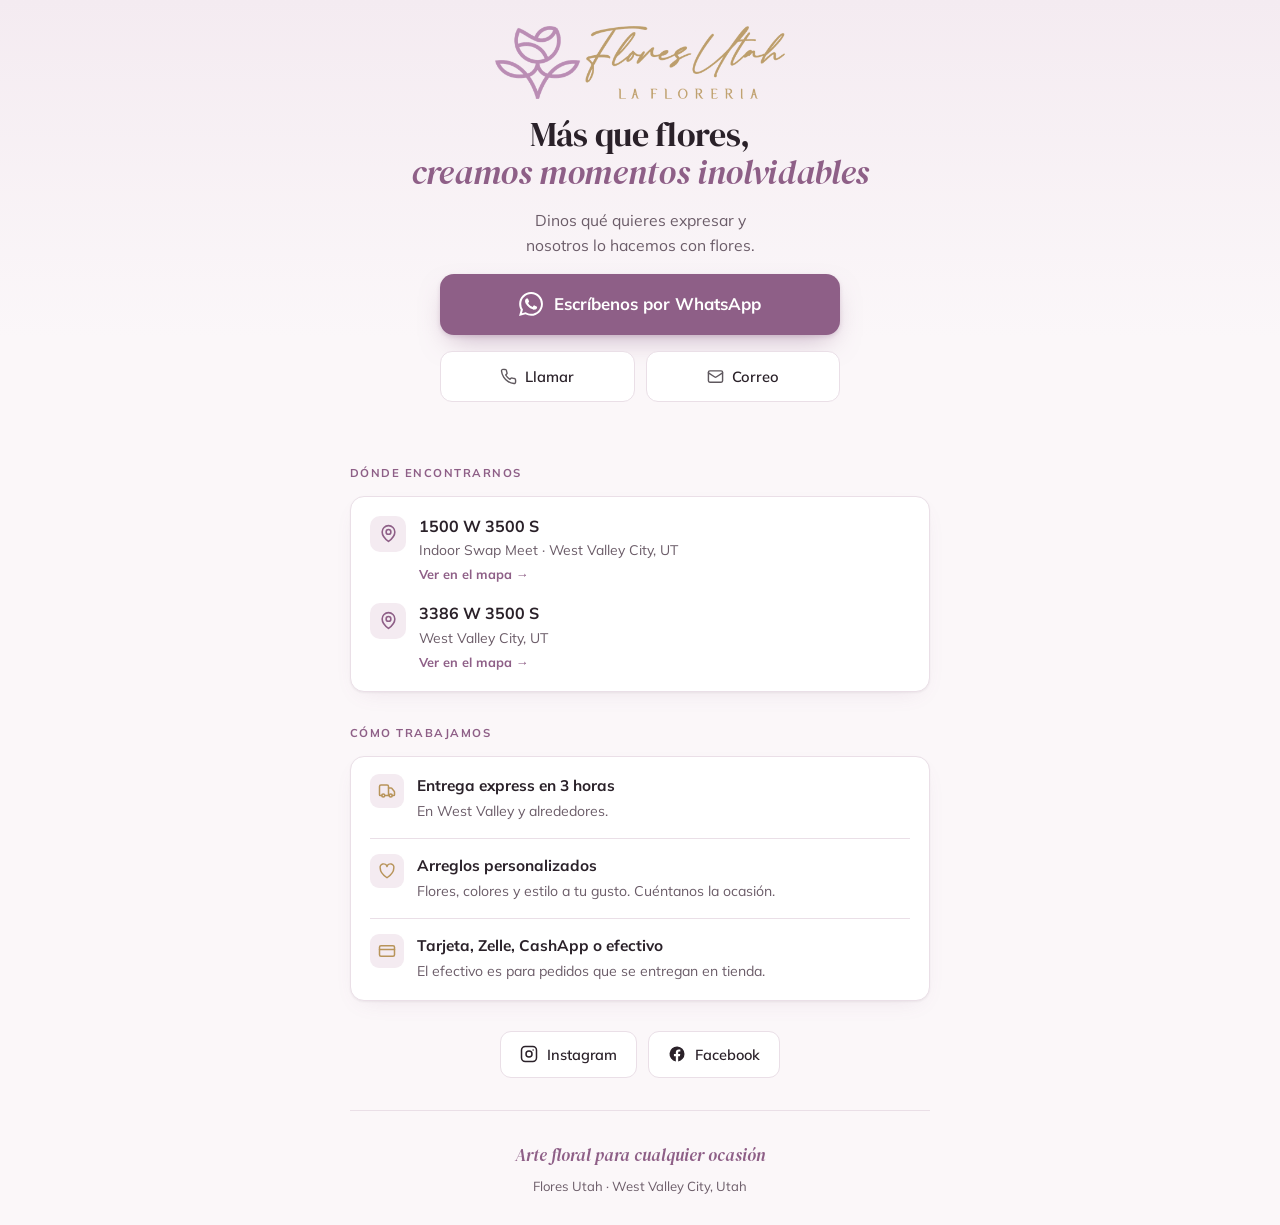
<file: contacto.html>
<!doctype html>
<html lang="es">
<head>
<meta charset="utf-8">
<meta name="viewport" content="width=device-width, initial-scale=1">
<title>Flores Utah — Floristería en West Valley City, Utah</title>
<meta name="description" content="Arreglos florales, globos, chocolates y detalles personalizados en West Valley City, Utah. Entrega express en 3 horas. Escríbenos por WhatsApp al 385-279-8120.">
<link rel="icon" href="data:image/svg+xml,%3Csvg xmlns='http://www.w3.org/2000/svg' viewBox='0 0 100 100'%3E%3Ctext y='.9em' font-size='90'%3E%F0%9F%8C%B8%3C/text%3E%3C/svg%3E">
<meta property="og:type" content="website">
<meta property="og:title" content="Flores Utah">
<meta property="og:description" content="Más que flores, creamos momentos inolvidables. Arreglos florales en West Valley City, Utah.">
<meta property="og:url" content="https://floresutah.com/">
<meta property="og:locale" content="es_MX">
<meta name="theme-color" content="#8E5F87">
<link rel="preconnect" href="https://fonts.googleapis.com">
<link rel="preconnect" href="https://fonts.gstatic.com" crossorigin>
<link rel="stylesheet" href="https://fonts.googleapis.com/css2?family=DM+Serif+Display:ital@0;1&family=Mulish:wght@400;600;700&display=swap">
<style>
:root{
  --malva:#8E5F87; --dorado:#B8945A; --rosa:#FFC7E7;
  --sobre-malva:#FFFFFF;
  --ground:#FBF7F9; --card:#FFFFFF; --linea:#EADFE7;
  --tinta:#2A2129; --tinta-suave:#6B5C68;
  --tenue:#F4EBF1;
  --sombra:0 1px 2px rgba(42,33,41,.05), 0 8px 24px -12px rgba(142,95,135,.18);
  --glow:0 2px 4px rgba(142,95,135,.2), 0 12px 28px -10px rgba(142,95,135,.5);
}
@media (prefers-color-scheme: dark){
  :root:not([data-theme="light"]){
    --malva:#C79CC0; --dorado:#D4B274; --rosa:#7A4A6E;
    --sobre-malva:#1A1119;
    --ground:#191419; --card:#221B21; --linea:#393037;
    --tinta:#F3EAF0; --tinta-suave:#B4A2B0;
    --tenue:#2C2430;
    --sombra:0 1px 2px rgba(0,0,0,.4), 0 8px 24px -12px rgba(0,0,0,.6);
    --glow:0 2px 4px rgba(0,0,0,.3), 0 12px 28px -10px rgba(199,156,192,.35);
  }
}
:root[data-theme="dark"]{
  --malva:#C79CC0; --dorado:#D4B274; --rosa:#7A4A6E;
  --sobre-malva:#1A1119;
  --ground:#191419; --card:#221B21; --linea:#393037;
  --tinta:#F3EAF0; --tinta-suave:#B4A2B0;
  --tenue:#2C2430;
  --sombra:0 1px 2px rgba(0,0,0,.4), 0 8px 24px -12px rgba(0,0,0,.6);
  --glow:0 2px 4px rgba(0,0,0,.3), 0 12px 28px -10px rgba(199,156,192,.35);
}
*{box-sizing:border-box}
body{
  margin:0; background:var(--ground); color:var(--tinta);
  font-family:Mulish,-apple-system,BlinkMacSystemFont,"Segoe UI",sans-serif;
  line-height:1.6; -webkit-font-smoothing:antialiased;
}
.wrap{max-width:620px; margin:0 auto; padding:0 20px}

.hero{
  display:flex; flex-direction:column; align-items:center; gap:16px;
  padding:26px 20px 30px; text-align:center;
  background:linear-gradient(180deg, var(--tenue) 0%, var(--ground) 78%);
}
.logo{width:min(290px,72vw); height:auto; display:block}
h1{
  font-family:"DM Serif Display",Georgia,"Times New Roman",serif; font-weight:400;
  font-size:clamp(1.55rem,6.2vw,2.1rem); line-height:1.15;
  margin:0; text-wrap:balance; letter-spacing:-.01em;
}
h1 em{font-style:italic; color:var(--malva)}
.sub{margin:0; max-width:33ch; color:var(--tinta-suave); font-size:.98rem; text-wrap:balance}

.wa{
  display:flex; align-items:center; justify-content:center; gap:11px;
  width:100%; max-width:400px; padding:17px 22px;
  background:var(--malva); color:var(--sobre-malva); text-decoration:none;
  border-radius:14px; font-weight:700; font-size:1.05rem;
  box-shadow:var(--glow);
  transition:transform .18s ease, box-shadow .18s ease;
}
.wa:hover{transform:translateY(-2px)}
.wa:active{transform:translateY(0)}
.wa svg{width:24px; height:24px; flex:none}

.dos{display:grid; grid-template-columns:1fr 1fr; gap:11px; width:100%; max-width:400px}
.mini{
  display:flex; align-items:center; justify-content:center; gap:8px;
  padding:13px 10px; border:1.5px solid var(--linea); border-radius:12px;
  background:var(--card); color:var(--tinta); text-decoration:none;
  font-weight:600; font-size:.92rem; transition:border-color .18s ease, color .18s ease;
}
.mini:hover{border-color:var(--malva); color:var(--malva)}
.mini svg{width:17px; height:17px; flex:none; opacity:.75}

section{padding:32px 0 0}
.et{
  font-size:.71rem; font-weight:700; letter-spacing:.13em; text-transform:uppercase;
  color:var(--malva); margin:0 0 13px;
}
.tarjeta{
  background:var(--card); border:1px solid var(--linea); border-radius:14px;
  padding:17px 19px; box-shadow:var(--sombra);
}
.lugares{display:grid; gap:14px}
.lugar{display:flex; align-items:flex-start; gap:13px; color:inherit; text-decoration:none}
.lugar .pin{
  width:36px; height:36px; flex:none; border-radius:10px; margin-top:2px;
  background:var(--tenue); color:var(--malva);
  display:flex; align-items:center; justify-content:center;
}
.lugar .pin svg{width:19px; height:19px}
.lugar b{display:block; font-size:1rem; font-weight:700}
.lugar .zona{display:block; font-size:.87rem; color:var(--tinta-suave)}
.lugar .ver{font-size:.8rem; font-weight:700; color:var(--malva); margin-top:3px; display:inline-block}
.lugar:hover .ver{text-decoration:underline}

.hecho{display:flex; gap:13px; align-items:flex-start}
.hecho + .hecho{margin-top:15px; padding-top:15px; border-top:1px solid var(--linea)}
.hecho .ico{
  width:34px; height:34px; flex:none; border-radius:9px;
  color:var(--dorado); background:var(--tenue);
  display:flex; align-items:center; justify-content:center;
}
.hecho .ico svg{width:18px; height:18px}
.hecho b{display:block; font-size:.96rem}
.hecho p{margin:2px 0 0; font-size:.88rem; color:var(--tinta-suave)}

.redes{display:flex; gap:11px; justify-content:center; padding:30px 0 0; flex-wrap:wrap}
.red{
  display:flex; align-items:center; gap:9px; padding:11px 19px;
  border:1.5px solid var(--linea); border-radius:11px; background:var(--card);
  color:var(--tinta); text-decoration:none; font-weight:600; font-size:.91rem;
  transition:border-color .18s ease, color .18s ease;
}
.red:hover{border-color:var(--malva); color:var(--malva)}
.red svg{width:18px; height:18px}

footer{
  text-align:center; padding:32px 20px 28px; margin-top:32px;
  border-top:1px solid var(--linea); color:var(--tinta-suave); font-size:.82rem;
}
footer .lema{
  font-family:"DM Serif Display",Georgia,serif; font-style:italic;
  font-size:1.05rem; color:var(--malva); margin:0 0 6px;
}
footer p{margin:0}
a:focus-visible{outline:2.5px solid var(--malva); outline-offset:3px; border-radius:11px}
@media (prefers-reduced-motion: reduce){*{transition:none !important; animation:none !important}}
@media (max-width:370px){.dos{grid-template-columns:1fr}}
</style>
</head>
<body>
<div class="hero">
  <img class="logo" src="[data-uri]" alt="Flores Utah — La Florería" width="1000" height="250">
  <h1>Más que flores,<br><em>creamos momentos inolvidables</em></h1>
  <p class="sub">Dinos qué quieres expresar y nosotros lo hacemos con flores.</p>

  <a class="wa" href="https://wa.me/13852798120?text=Hola%20Flores%20Utah%20%F0%9F%8C%B8%20Quiero%20informaci%C3%B3n%20sobre%20un%20arreglo." target="_blank" rel="noopener">
    <svg viewBox="0 0 24 24" fill="currentColor" aria-hidden="true"><path d="M17.47 14.38c-.3-.15-1.75-.86-2.02-.96-.27-.1-.47-.15-.67.15-.2.3-.77.96-.94 1.16-.17.2-.35.22-.64.08-.3-.15-1.25-.46-2.38-1.47-.88-.78-1.47-1.75-1.65-2.05-.17-.3-.02-.46.13-.6.13-.13.3-.35.45-.52.15-.17.2-.3.3-.5.1-.2.05-.37-.02-.52-.08-.15-.67-1.6-.92-2.2-.24-.58-.49-.5-.67-.51h-.57c-.2 0-.52.07-.79.37-.27.3-1.04 1.01-1.04 2.47s1.06 2.87 1.21 3.07c.15.2 2.1 3.2 5.08 4.49.71.3 1.26.49 1.69.63.71.22 1.36.19 1.87.12.57-.09 1.75-.72 2-1.41.25-.69.25-1.28.17-1.41-.07-.13-.27-.2-.57-.35M12.05 21.8h-.02c-1.75 0-3.48-.47-4.99-1.36l-.36-.21-3.71.97.99-3.62-.23-.37a9.86 9.86 0 0 1-1.51-5.26c0-5.45 4.44-9.89 9.9-9.89 2.64 0 5.12 1.03 6.99 2.9a9.82 9.82 0 0 1 2.89 6.99c0 5.46-4.44 9.9-9.9 9.9M20.52 3.45A11.8 11.8 0 0 0 12.05 0C5.5 0 .17 5.34.17 11.89c0 2.09.55 4.14 1.59 5.94L.07 24l6.34-1.66a11.85 11.85 0 0 0 5.64 1.44h.01c6.55 0 11.88-5.34 11.88-11.89 0-3.18-1.24-6.16-3.49-8.41"/></svg>
    Escríbenos por WhatsApp
  </a>

  <div class="dos">
    <a class="mini" href="tel:+13852798120">
      <svg viewBox="0 0 24 24" fill="none" stroke="currentColor" stroke-width="2" stroke-linecap="round" stroke-linejoin="round" aria-hidden="true"><path d="M22 16.92v3a2 2 0 0 1-2.18 2 19.79 19.79 0 0 1-8.63-3.07 19.5 19.5 0 0 1-6-6 19.79 19.79 0 0 1-3.07-8.67A2 2 0 0 1 4.11 2h3a2 2 0 0 1 2 1.72c.13.96.36 1.9.7 2.81a2 2 0 0 1-.45 2.11L8.09 9.91a16 16 0 0 0 6 6l1.27-1.27a2 2 0 0 1 2.11-.45c.9.34 1.85.57 2.81.7A2 2 0 0 1 22 16.92z"/></svg>
      Llamar
    </a>
    <a class="mini" href="mailto:floresutahh@gmail.com">
      <svg viewBox="0 0 24 24" fill="none" stroke="currentColor" stroke-width="2" stroke-linecap="round" stroke-linejoin="round" aria-hidden="true"><rect x="2" y="4" width="20" height="16" rx="2"/><path d="m22 7-8.97 5.7a1.94 1.94 0 0 1-2.06 0L2 7"/></svg>
      Correo
    </a>
  </div>
</div>

<div class="wrap">

  <section>
    <p class="et">Dónde encontrarnos</p>
    <div class="tarjeta lugares">
      <a class="lugar" href="https://www.google.com/maps/search/?api=1&amp;query=1500+W+3500+S+West+Valley+City+UT" target="_blank" rel="noopener">
        <span class="pin"><svg viewBox="0 0 24 24" fill="none" stroke="currentColor" stroke-width="2" stroke-linecap="round" stroke-linejoin="round" aria-hidden="true"><path d="M20 10c0 6-8 12-8 12s-8-6-8-12a8 8 0 0 1 16 0Z"/><circle cx="12" cy="10" r="3"/></svg></span>
        <span>
          <b>1500 W 3500 S</b>
          <span class="zona">Indoor Swap Meet · West Valley City, UT</span>
          <span class="ver">Ver en el mapa →</span>
        </span>
      </a>
      <a class="lugar" href="https://www.google.com/maps/search/?api=1&amp;query=3386+W+3500+S+West+Valley+City+UT" target="_blank" rel="noopener">
        <span class="pin"><svg viewBox="0 0 24 24" fill="none" stroke="currentColor" stroke-width="2" stroke-linecap="round" stroke-linejoin="round" aria-hidden="true"><path d="M20 10c0 6-8 12-8 12s-8-6-8-12a8 8 0 0 1 16 0Z"/><circle cx="12" cy="10" r="3"/></svg></span>
        <span>
          <b>3386 W 3500 S</b>
          <span class="zona">West Valley City, UT</span>
          <span class="ver">Ver en el mapa →</span>
        </span>
      </a>
    </div>
  </section>

  <section>
    <p class="et">Cómo trabajamos</p>
    <div class="tarjeta">
      <div class="hecho">
        <span class="ico"><svg viewBox="0 0 24 24" fill="none" stroke="currentColor" stroke-width="2" stroke-linecap="round" stroke-linejoin="round" aria-hidden="true"><path d="M14 18V6a2 2 0 0 0-2-2H4a2 2 0 0 0-2 2v11a1 1 0 0 0 1 1h2"/><path d="M15 18H9"/><path d="M19 18h2a1 1 0 0 0 1-1v-3.65a1 1 0 0 0-.22-.62l-3.48-4.35A1 1 0 0 0 17.52 8H14"/><circle cx="17" cy="18" r="2"/><circle cx="7" cy="18" r="2"/></svg></span>
        <span>
          <b>Entrega express en 3 horas</b>
          <p>En West Valley y alrededores.</p>
        </span>
      </div>
      <div class="hecho">
        <span class="ico"><svg viewBox="0 0 24 24" fill="none" stroke="currentColor" stroke-width="2" stroke-linecap="round" stroke-linejoin="round" aria-hidden="true"><path d="M12 21C12 21 3 14.5 3 8.5A4.5 4.5 0 0 1 12 6a4.5 4.5 0 0 1 9 2.5C21 14.5 12 21 12 21Z"/></svg></span>
        <span>
          <b>Arreglos personalizados</b>
          <p>Flores, colores y estilo a tu gusto. Cuéntanos la ocasión.</p>
        </span>
      </div>
      <div class="hecho">
        <span class="ico"><svg viewBox="0 0 24 24" fill="none" stroke="currentColor" stroke-width="2" stroke-linecap="round" stroke-linejoin="round" aria-hidden="true"><rect x="2" y="5" width="20" height="14" rx="2"/><path d="M2 10h20"/></svg></span>
        <span>
          <b>Tarjeta, Zelle, CashApp o efectivo</b>
          <p>El efectivo es para pedidos que se entregan en tienda.</p>
        </span>
      </div>
    </div>
  </section>

  <div class="redes">
    <a class="red" href="https://www.instagram.com/floresutahslc" target="_blank" rel="noopener">
      <svg viewBox="0 0 24 24" fill="none" stroke="currentColor" stroke-width="2" stroke-linecap="round" stroke-linejoin="round" aria-hidden="true"><rect x="2" y="2" width="20" height="20" rx="5"/><circle cx="12" cy="12" r="4"/><path d="M17.5 6.5h.01"/></svg>
      Instagram
    </a>
    <a class="red" href="https://www.facebook.com/profile.php?id=61572417307754" target="_blank" rel="noopener">
      <svg viewBox="0 0 24 24" fill="currentColor" aria-hidden="true"><path d="M22 12a10 10 0 1 0-11.56 9.88v-6.99H7.9V12h2.54V9.8c0-2.5 1.49-3.89 3.77-3.89 1.1 0 2.24.2 2.24.2v2.46h-1.26c-1.24 0-1.63.77-1.63 1.56V12h2.78l-.45 2.89h-2.33v6.99A10 10 0 0 0 22 12"/></svg>
      Facebook
    </a>
  </div>

  <footer>
    <p class="lema">Arte floral para cualquier ocasión</p>
    <p>Flores Utah · West Valley City, Utah</p>
  </footer>
</div>
</body>
</html>
</file>
<file: css/estilo.css>
/* =========================================================
   Flores Utah — hoja de estilos única
   Marca real: malva + dorado del logo, rosa mexicano de acento.
   Diseño mobile-first. Sin dependencias, sin framework.
   ========================================================= */

:root{
  color-scheme: light;

  /* Marca (tomados del logo real, no de un catálogo) */
  --malva:        #7E5278;
  --malva-claro:  #BA8DB4;
  --dorado:       #A8823F;
  --dorado-claro: #C9A96B;
  --rosa:         #D94A8C;   /* rosa mexicano, solo acentos */

  /* Superficies */
  --fondo:      #FCFAFB;
  --fondo-tibio:#F6EEF3;
  --tarjeta:    #FFFFFF;
  --linea:      #EADFE6;

  /* Tinta */
  --tinta:      #2A2129;
  --tinta-suave:#6B5C68;

  --sombra:     0 1px 2px rgba(42,33,41,.04), 0 10px 28px -16px rgba(126,82,120,.28);
  --sombra-alta:0 2px 6px rgba(42,33,41,.06), 0 18px 40px -18px rgba(126,82,120,.38);

  --radio:   16px;
  --radio-s: 10px;

  --ancho: 1080px;
  --barra-movil: 64px;
}

*,*::before,*::after{ box-sizing:border-box }

html{ -webkit-text-size-adjust:100% }

body{
  margin:0;
  background:var(--fondo);
  color:var(--tinta);
  font-family:Mulish,-apple-system,BlinkMacSystemFont,"Segoe UI",Roboto,sans-serif;
  font-size:17px;
  line-height:1.65;
  -webkit-font-smoothing:antialiased;
  padding-bottom:var(--barra-movil);          /* deja aire para la barra fija */
}

img{ max-width:100%; height:auto; display:block }

a{ color:var(--malva); text-decoration-thickness:1px; text-underline-offset:3px }
a:hover{ color:var(--rosa) }

:focus-visible{ outline:3px solid var(--rosa); outline-offset:3px; border-radius:6px }

h1,h2,h3{
  font-family:"DM Serif Display",Georgia,"Times New Roman",serif;
  font-weight:400;
  line-height:1.15;
  letter-spacing:-.01em;
  margin:0 0 .5em;
  text-wrap:balance;
}
h1{ font-size:clamp(2rem, 7.5vw, 3.4rem) }
h2{ font-size:clamp(1.6rem, 5.2vw, 2.5rem) }
h3{ font-size:1.15rem }
p{ margin:0 0 1em; text-wrap:pretty }

.env{ width:100%; max-width:var(--ancho); margin-inline:auto; padding-inline:20px }
.seccion{ padding-block:clamp(48px, 9vw, 88px) }
.seccion--tibia{ background:var(--fondo-tibio) }
.centrado{ text-align:center }
.plomo{ color:var(--tinta-suave) }
.solo-lectores{
  position:absolute; width:1px; height:1px; padding:0; margin:-1px;
  overflow:hidden; clip:rect(0 0 0 0); white-space:nowrap; border:0;
}

/* Ojal decorativo sobre los títulos de sección */
.antetitulo{
  display:block;
  font-family:Mulish,sans-serif;
  font-size:.75rem; font-weight:700;
  letter-spacing:.16em; text-transform:uppercase;
  color:var(--dorado);
  margin-bottom:.85em;
}

/* ---------- Botones ---------- */
.btn{
  display:inline-flex; align-items:center; justify-content:center; gap:.55em;
  min-height:52px; padding:.8em 1.5em;
  border:1px solid transparent; border-radius:999px;
  font:inherit; font-weight:700; font-size:1rem;
  text-decoration:none; cursor:pointer;
  transition:transform .15s ease, box-shadow .15s ease, background-color .15s ease;
}
.btn:active{ transform:translateY(1px) }
.btn--principal{
  background:var(--malva); color:#fff; box-shadow:var(--sombra-alta);
}
.btn--principal:hover{ background:#6B4366; color:#fff }
.btn--fantasma{
  background:var(--tarjeta); color:var(--malva); border-color:var(--linea);
  box-shadow:var(--sombra);
}
.btn--fantasma:hover{ border-color:var(--malva-claro); color:var(--malva) }
.btn--bloque{ width:100%; max-width:420px }
.btn .ico{ width:1.15em; height:1.15em; flex:none; fill:currentColor }

/* ---------- Encabezado ---------- */
.cabecera{
  position:sticky; top:0; z-index:50;
  background:rgba(252,250,251,.92);
  backdrop-filter:saturate(160%) blur(10px);
  border-bottom:1px solid var(--linea);
}
.cabecera__fila{
  display:flex; align-items:center; justify-content:space-between; gap:16px;
  min-height:66px;
}
.marca{ display:flex; align-items:center; text-decoration:none; flex:none }
.marca img{ width:172px; height:66px; object-fit:contain }
.nav{ display:none }
.cabecera .btn{ min-height:44px; padding:.5em 1.15em; font-size:.94rem }

@media (min-width:860px){
  .nav{ display:flex; gap:28px; margin-inline:auto }
  .nav a{
    color:var(--tinta); text-decoration:none; font-weight:600; font-size:.96rem;
    padding-block:6px; border-bottom:2px solid transparent;
  }
  .nav a:hover{ color:var(--malva); border-bottom-color:var(--dorado-claro) }
  .marca img{ width:200px; height:77px }
}

/* ---------- Hero ---------- */
.hero{
  background:linear-gradient(178deg, var(--fondo-tibio) 0%, var(--fondo) 72%);
  padding-block:28px 44px;
}
.hero__caja{ display:grid; gap:26px }
.hero h1{ margin-bottom:.35em }
.hero h1 em{ font-style:italic; color:var(--malva) }
.hero__bajada{ font-size:1.08rem; color:var(--tinta-suave); margin-bottom:1.4em; max-width:38ch }
.hero__acciones{ display:grid; gap:12px; justify-items:start }
.hero__acciones .btn{ width:100%; max-width:400px }
.hero__nota{ font-size:.86rem; color:var(--tinta-suave); margin:14px 0 0 }

.hero__foto{ position:relative; margin:0 }
.hero__foto img{
  width:100%; border-radius:var(--radio);
  box-shadow:var(--sombra-alta);
}
.hero__foto figcaption{
  position:absolute; left:14px; bottom:14px;
  background:rgba(255,255,255,.94);
  color:var(--tinta);
  font-size:.8rem; font-weight:700;
  padding:.45em .9em; border-radius:999px;
  box-shadow:var(--sombra);
}

/* fichas de confianza */
.fichas{
  list-style:none; margin:0; padding:0;
  display:flex; flex-wrap:wrap; gap:8px;
}
.fichas li{
  display:inline-flex; align-items:center; gap:.45em;
  background:var(--tarjeta); border:1px solid var(--linea);
  border-radius:999px; padding:.42em .9em;
  font-size:.83rem; font-weight:600; color:var(--tinta-suave);
}
.fichas li b{ color:var(--tinta); font-weight:700 }
.fichas--google{ color:var(--dorado); letter-spacing:.02em }
.fichas--google b{ color:var(--tinta) }

/* Bloque de calificación de Google */
.google__estrellas{
  font-size:1.7rem; line-height:1; color:var(--dorado); margin:0 0 .2em;
  letter-spacing:.1em;
}
.google__nota{ font-size:1.08rem; color:var(--tinta-suave); margin:0 0 1.1em }
.google__nota b{ color:var(--tinta) }
.google__acciones{ display:flex; flex-wrap:wrap; gap:12px; justify-content:center }

@media (min-width:860px){
  .hero{ padding-block:56px 76px }
  .hero__caja{
    grid-template-columns:1.05fr .95fr;
    grid-template-areas:"texto foto" "fichas foto";
    grid-template-rows:auto auto;
    align-items:start; gap:22px 54px;
  }
  .hero__texto{ grid-area:texto }
  .fichas{ grid-area:fichas }
  .hero__foto{ grid-area:foto; align-self:center }
  .hero__acciones{ grid-template-columns:auto auto; justify-items:stretch }
  .hero__acciones .btn{ width:auto }
  .hero__foto img{ margin-left:auto; max-width:440px }
}

/* ---------- Rejillas ---------- */
.rejilla{ display:grid; gap:18px }
.rejilla--2{ grid-template-columns:repeat(2,1fr) }
.rejilla--2-anchas{ grid-template-columns:1fr }
@media (min-width:820px){ .rejilla--2-anchas{ grid-template-columns:repeat(2,1fr) } }
.rejilla--3{ grid-template-columns:1fr }
@media (min-width:640px){ .rejilla--3{ grid-template-columns:repeat(2,1fr) } }
@media (min-width:900px){ .rejilla--3{ grid-template-columns:repeat(3,1fr) } }

/* ---------- Tarjeta de categoría ---------- */
.cat{
  position:relative;
  background:var(--tarjeta);
  border:1px solid var(--linea);
  border-radius:var(--radio);
  overflow:hidden;
  box-shadow:var(--sombra);
  transition:transform .18s ease, box-shadow .18s ease;
  display:flex; flex-direction:column;
}
.cat:hover{ transform:translateY(-3px); box-shadow:var(--sombra-alta) }
.cat img{ width:100%; aspect-ratio:4/5; object-fit:cover }
.cat__cuerpo{ padding:16px 18px 20px; display:flex; flex-direction:column; flex:1 }
.cat h3{ margin:0 0 .3em; font-size:1.28rem }
.cat p{ font-size:.94rem; color:var(--tinta-suave); margin:0 0 1em }
.cat__pedir{
  margin-top:auto; align-self:flex-start;
  font-weight:700; font-size:.94rem; color:var(--malva);
  text-decoration:none; display:inline-flex; align-items:center; gap:.4em;
}
.cat__pedir::after{ content:"→"; transition:transform .15s ease }
.cat:hover .cat__pedir::after{ transform:translateX(3px) }
/* toda la tarjeta es clicable, sin anidar enlaces */
.cat__pedir::before{ content:""; position:absolute; inset:0 }

/* ---------- Nosotros ---------- */
.nosotros{ display:grid; gap:28px; align-items:center }
.nosotros ul{ margin:0; padding:0; list-style:none; display:grid; gap:12px }
.nosotros li{ display:flex; gap:.7em; align-items:flex-start; font-weight:600 }
.nosotros li::before{
  content:""; flex:none; width:9px; height:9px; margin-top:.55em;
  border-radius:50%; background:var(--dorado-claro);
}
.nosotros figure{ margin:0 }
.nosotros img{ border-radius:var(--radio); box-shadow:var(--sombra) }
@media (min-width:860px){
  .nosotros{ grid-template-columns:1fr 1fr; gap:56px }
  .nosotros figure{ order:-1 }
}

/* ---------- Pasos ---------- */
.pasos{ counter-reset:paso; display:grid; gap:22px }
@media (min-width:820px){ .pasos{ grid-template-columns:repeat(3,1fr); gap:32px } }
.paso{
  background:var(--tarjeta); border:1px solid var(--linea);
  border-radius:var(--radio); padding:26px 22px;
}
.paso::before{
  counter-increment:paso; content:"0" counter(paso);
  display:block;
  font-family:"DM Serif Display",Georgia,serif;
  font-size:2.1rem; line-height:1; color:var(--dorado-claro);
  margin-bottom:.35em;
}
.paso h3{ margin-bottom:.4em }
.paso p{ font-size:.94rem; color:var(--tinta-suave); margin:0 }

/* ---------- Galería ---------- */
.galeria{ display:grid; grid-template-columns:repeat(2,1fr); gap:12px }
@media (min-width:760px){ .galeria{ grid-template-columns:repeat(4,1fr) } }
.galeria img{
  width:100%; aspect-ratio:1/1; object-fit:cover;
  border-radius:var(--radio-s); box-shadow:var(--sombra);
}

/* ---------- Llamada a la acción ---------- */
.llamada{
  background:var(--malva); color:#fff;
  border-radius:var(--radio);
  padding:clamp(30px,6vw,54px) clamp(22px,5vw,52px);
  text-align:center;
}
.llamada h2{ color:#fff; margin-bottom:.35em }
.llamada p{ color:#F3E6F0; max-width:52ch; margin-inline:auto; margin-bottom:1.6em }
.llamada .btn--principal{ background:#fff; color:var(--malva) }
.llamada .btn--principal:hover{ background:#F6EEF3; color:var(--malva) }
.llamada .antetitulo{ color:var(--dorado-claro) }

/* ---------- Fechas especiales ---------- */
.fechas{
  list-style:none; margin:0; padding:0;
  display:grid; gap:10px;
  grid-template-columns:1fr;
}
@media (min-width:620px){ .fechas{ grid-template-columns:repeat(2,1fr) } }
@media (min-width:940px){ .fechas{ grid-template-columns:repeat(3,1fr) } }
.fechas li{
  display:flex; align-items:center; gap:14px;
  background:var(--tarjeta); border:1px solid var(--linea);
  border-radius:var(--radio-s); padding:10px 14px;
}
.fechas time{
  flex:none; width:72px; text-align:center;
  border-right:1px solid var(--linea); padding-right:12px;
  line-height:1.1;
}
.fechas time b{ display:block; font-size:1.2rem; color:var(--malva) }
.fechas time span{
  display:block; font-size:.63rem; font-weight:700; line-height:1.25;
  letter-spacing:.06em; text-transform:uppercase; color:var(--dorado);
}
.fechas span.que{ font-size:.94rem; font-weight:600 }

/* ---------- Testimonios ---------- */
.testimonio{
  background:var(--tarjeta); border:1px solid var(--linea);
  border-left:3px solid var(--dorado-claro);
  border-radius:var(--radio-s);
  padding:24px 24px 20px; margin:0;
}
.testimonio blockquote{ margin:0 0 .9em; font-size:1.02rem }
.testimonio figcaption{ font-weight:700; font-size:.92rem; color:var(--malva) }

/* ---------- Preguntas ---------- */
.faq{ display:grid; gap:10px; max-width:760px; margin-inline:auto }
.faq details{
  background:var(--tarjeta); border:1px solid var(--linea);
  border-radius:var(--radio-s); padding:2px 18px;
}
.faq summary{
  cursor:pointer; list-style:none;
  padding:16px 28px 16px 0; position:relative;
  font-weight:700; font-size:1.02rem;
}
.faq summary::-webkit-details-marker{ display:none }
.faq summary::after{
  content:"+"; position:absolute; right:2px; top:50%; transform:translateY(-50%);
  font-size:1.5rem; color:var(--dorado); line-height:1;
}
.faq details[open] summary::after{ content:"–" }
.faq details > p{ margin:0 0 16px; color:var(--tinta-suave); font-size:.97rem }

/* ---------- Ubicaciones ---------- */
.lugares{ display:grid; gap:18px }
@media (min-width:760px){ .lugares{ grid-template-columns:repeat(2,1fr) } }
.lugar{
  background:var(--tarjeta); border:1px solid var(--linea);
  border-radius:var(--radio); padding:24px;
}
.lugar h3{ margin-bottom:.2em }
.lugar .etiqueta{
  display:inline-block; font-size:.7rem; font-weight:700;
  letter-spacing:.1em; text-transform:uppercase;
  color:var(--dorado); margin-bottom:.6em;
}
.lugar address{ font-style:normal; color:var(--tinta-suave); margin-bottom:1em }
.horario{ list-style:none; margin:0 0 1.2em; padding:0; font-size:.94rem }
.horario li{ display:flex; justify-content:space-between; gap:16px; padding:.28em 0; border-bottom:1px dashed var(--linea) }
.horario li:last-child{ border-bottom:0 }
.horario span:last-child{ font-weight:700; white-space:nowrap }

.mapa{
  border:1px solid var(--linea); border-radius:var(--radio);
  overflow:hidden; box-shadow:var(--sombra); margin-top:22px; background:var(--fondo-tibio);
}
.mapa iframe{ display:block; width:100%; height:340px; border:0 }
.mapa__abrir{
  display:flex; align-items:center; justify-content:center; gap:14px;
  width:100%; min-height:150px; padding:26px 20px;
  background:linear-gradient(135deg, var(--fondo-tibio), #EFE3EC);
  border:0; cursor:pointer; font:inherit; color:var(--tinta); text-align:left;
}
.mapa__abrir:hover{ background:linear-gradient(135deg,#F1E4EE,#E6D6E3) }
.mapa__abrir .ico{ width:30px; height:30px; flex:none; fill:var(--malva) }
.mapa__abrir b{ display:block; font-size:1.05rem }
.mapa__abrir small{ display:block; color:var(--tinta-suave); font-size:.88rem }

/* ---------- Contacto ---------- */
.contacto{ display:grid; gap:14px }
@media (min-width:700px){ .contacto{ grid-template-columns:repeat(3,1fr) } }
.contacto a{
  display:flex; align-items:center; gap:14px;
  background:var(--tarjeta); border:1px solid var(--linea);
  border-radius:var(--radio); padding:18px 20px;
  text-decoration:none; color:var(--tinta);
  box-shadow:var(--sombra); transition:border-color .15s ease, transform .15s ease;
}
.contacto a:hover{ border-color:var(--malva-claro); transform:translateY(-2px); color:var(--tinta) }
.contacto .ico{ width:26px; height:26px; flex:none; fill:var(--malva) }
.contacto b{ display:block; font-size:1.02rem }
.contacto small{ display:block; color:var(--tinta-suave); font-size:.86rem }

/* ---------- Pie ---------- */
.pie{
  background:#241D23; color:#E7DEE5;
  padding-block:46px 30px; margin-top:clamp(48px,8vw,88px);
}
.pie a{ color:#E7DEE5 }
.pie a:hover{ color:#fff }
.pie__rejilla{ display:grid; gap:30px }
@media (min-width:760px){ .pie__rejilla{ grid-template-columns:1.3fr 1fr 1fr } }
.pie img{ width:190px; height:73px; object-fit:contain; margin-bottom:12px }
.pie h3{ font-family:Mulish,sans-serif; font-size:.78rem; font-weight:700; letter-spacing:.14em; text-transform:uppercase; color:var(--dorado-claro) }
.pie ul{ list-style:none; margin:0; padding:0; display:grid; gap:8px; font-size:.94rem }
.pie .lema{ color:#BFAFBB; font-size:.95rem; max-width:34ch }
.redes{ display:flex; gap:10px; margin-top:16px }
.redes a{
  display:grid; place-items:center; width:42px; height:42px;
  border:1px solid #3E3340; border-radius:50%;
}
.redes a:hover{ border-color:var(--dorado-claro); background:#2F2630 }
.redes .ico{ width:19px; height:19px; fill:#E7DEE5 }
.pie__legal{
  border-top:1px solid #3A303A; margin-top:34px; padding-top:20px;
  font-size:.82rem; color:#9E8E9C;
  display:flex; flex-wrap:wrap; gap:6px 18px; justify-content:space-between;
}

/* ---------- Barra de acción móvil ---------- */
.barra{
  position:fixed; left:0; right:0; bottom:0; z-index:60;
  display:grid; grid-template-columns:repeat(3,1fr);
  background:rgba(255,255,255,.97);
  backdrop-filter:saturate(160%) blur(10px);
  border-top:1px solid var(--linea);
  box-shadow:0 -6px 22px -14px rgba(42,33,41,.45);
  padding-bottom:env(safe-area-inset-bottom);
}
.barra a{
  display:flex; flex-direction:column; align-items:center; justify-content:center; gap:3px;
  min-height:var(--barra-movil); padding:8px 4px;
  text-decoration:none; color:var(--tinta);
  font-size:.74rem; font-weight:700;
}
.barra a + a{ border-left:1px solid var(--linea) }
.barra .ico{ width:21px; height:21px; fill:var(--malva) }
.barra a:hover{ background:var(--fondo-tibio); color:var(--tinta) }
.barra .destacado{ color:#0F7B45 }
.barra .destacado .ico{ fill:#0F7B45 }

@media (min-width:860px){
  body{ padding-bottom:0 }
  .barra{ display:none }
}

/* ---------- Aviso de contenido pendiente (solo mientras se confirma) ---------- */
.pendiente{
  background:#FFF7E8; border:1px dashed var(--dorado);
  border-radius:var(--radio-s); padding:14px 16px;
  font-size:.9rem; color:#6A4C15;
}

@media (prefers-reduced-motion:reduce){
  *{ animation:none !important; transition:none !important; scroll-behavior:auto !important }
}
html{ scroll-behavior:smooth; scroll-padding-top:80px }

/* =========================================================
   Páginas de categoría  (/flores-de-amor/, etc.)
   ========================================================= */

.seccion--corta  { padding-block:clamp(26px,4vw,44px) clamp(18px,3vw,28px) }
.seccion--sintope{ padding-top:0 }

/* Migas de pan */
.migas{
  padding-block:16px 0; font-size:.88rem; color:var(--tinta-suave);
}
.migas a{ color:var(--malva); text-decoration:none; font-weight:600 }
.migas a:hover{ text-decoration:underline }
.migas span[aria-hidden]{ margin-inline:.45em; color:var(--dorado-claro) }

/* Rejilla de piezas */
.piezas{ display:grid; gap:18px; grid-template-columns:repeat(2,1fr) }
@media (min-width:700px){ .piezas{ grid-template-columns:repeat(3,1fr); gap:22px } }
@media (min-width:1000px){ .piezas{ grid-template-columns:repeat(4,1fr) } }

.pieza{
  margin:0; background:var(--tarjeta); border:1px solid var(--linea);
  border-radius:var(--radio); overflow:hidden; box-shadow:var(--sombra);
  display:flex; flex-direction:column;
  transition:transform .18s ease, box-shadow .18s ease;
}
.pieza:hover{ transform:translateY(-3px); box-shadow:var(--sombra-alta) }
.pieza img{ width:100%; aspect-ratio:4/5; object-fit:cover; display:block }
.pieza figcaption{ padding:12px }
.pieza .btn{
  width:100%; min-height:44px; padding:.55em 1em; font-size:.9rem;
  box-shadow:none;
}

/* Lista de otras ocasiones */
.otras{
  list-style:none; margin:24px 0 0; padding:0;
  display:flex; flex-wrap:wrap; gap:10px; justify-content:center;
}
.otras a{
  display:inline-block; padding:.6em 1.25em;
  background:var(--tarjeta); border:1px solid var(--linea); border-radius:999px;
  text-decoration:none; font-weight:600; color:var(--malva);
  box-shadow:var(--sombra);
}
.otras a:hover{ border-color:var(--malva-claro); color:var(--rosa) }

/* ---------------------------------------------------------------
   Tarjeta de arreglo con nombre y precio  (noviembre 2026)
   El precio es lo primero que busca la gente: va grande y arriba,
   antes que la descripcion.
   --------------------------------------------------------------- */
.pieza figcaption{ display:flex; flex-direction:column; gap:4px; flex:1 }

.pieza__nombre{
  font-family:"DM Serif Display",Georgia,serif;
  font-size:1.02rem; line-height:1.25; font-weight:400;
  margin:0; color:var(--tinta);
}
.pieza__precio{
  margin:0; font-weight:700; font-size:1.12rem; color:var(--malva);
  letter-spacing:-.01em;
}
.pieza__precio span{
  font-weight:600; font-size:.74rem; color:var(--tinta-suave);
  letter-spacing:.02em;
}
.pieza__medidas{
  margin:0; font-size:.8rem; line-height:1.45; color:var(--tinta-suave);
}
.pieza__medidas span{ white-space:nowrap }
.pieza__detalle{
  margin:0; font-size:.82rem; line-height:1.45; color:var(--tinta-suave);
}
.pieza__nota{
  margin:0; font-size:.76rem; line-height:1.4; color:var(--dorado);
  font-weight:600;
}
.pieza .btn{ margin-top:auto; padding-top:10px }

/* Aviso de disponibilidad, textual de su catalogo */
.aviso{
  max-width:62ch; margin:26px auto 0; padding:12px 18px;
  background:var(--fondo-tibio); border:1px solid var(--linea);
  border-radius:var(--radio);
  font-size:.84rem; line-height:1.55; color:var(--tinta-suave);
  text-align:center;
}

/* ---------------------------------------------------------------
   Pase de fotos de la portada  (noviembre 2026)
   Gente recibiendo sus flores, para que la foto diga lo mismo que
   el titulo: "creamos momentos inolvidables".
   La primera foto se queda fija si el navegador no anima.
   --------------------------------------------------------------- */
.pase{
  position:relative; aspect-ratio:4/5; width:100%;
  border-radius:var(--radio); overflow:hidden;
  box-shadow:var(--sombra-alta);
  background:var(--fondo-tibio);
}
.pase__foto{
  position:absolute; inset:0;
  width:100%; height:100%; object-fit:cover;
  opacity:0; transition:opacity .9s ease-in-out;
  border-radius:0; box-shadow:none; max-width:none;
}
.pase__foto.es-visible{ opacity:1 }

/* Puntitos: para que se note que hay mas de una foto */
.pase__puntos{
  position:absolute; left:0; right:0; bottom:12px;
  display:flex; justify-content:center; gap:6px;
  pointer-events:none;
}
.pase__punto{
  width:6px; height:6px; border-radius:50%;
  background:rgba(255,255,255,.55);
  box-shadow:0 1px 3px rgba(0,0,0,.35);
  transition:background .4s ease, width .4s ease;
}
.pase__punto.es-visible{ background:#fff; width:18px; border-radius:999px }

@media (min-width:860px){
  .hero__foto .pase{ margin-left:auto; max-width:440px }
}

/* Si la persona pidio menos movimiento, no se anima: se queda la primera */
@media (prefers-reduced-motion: reduce){
  .pase__foto{ transition:none }
}
</file>
